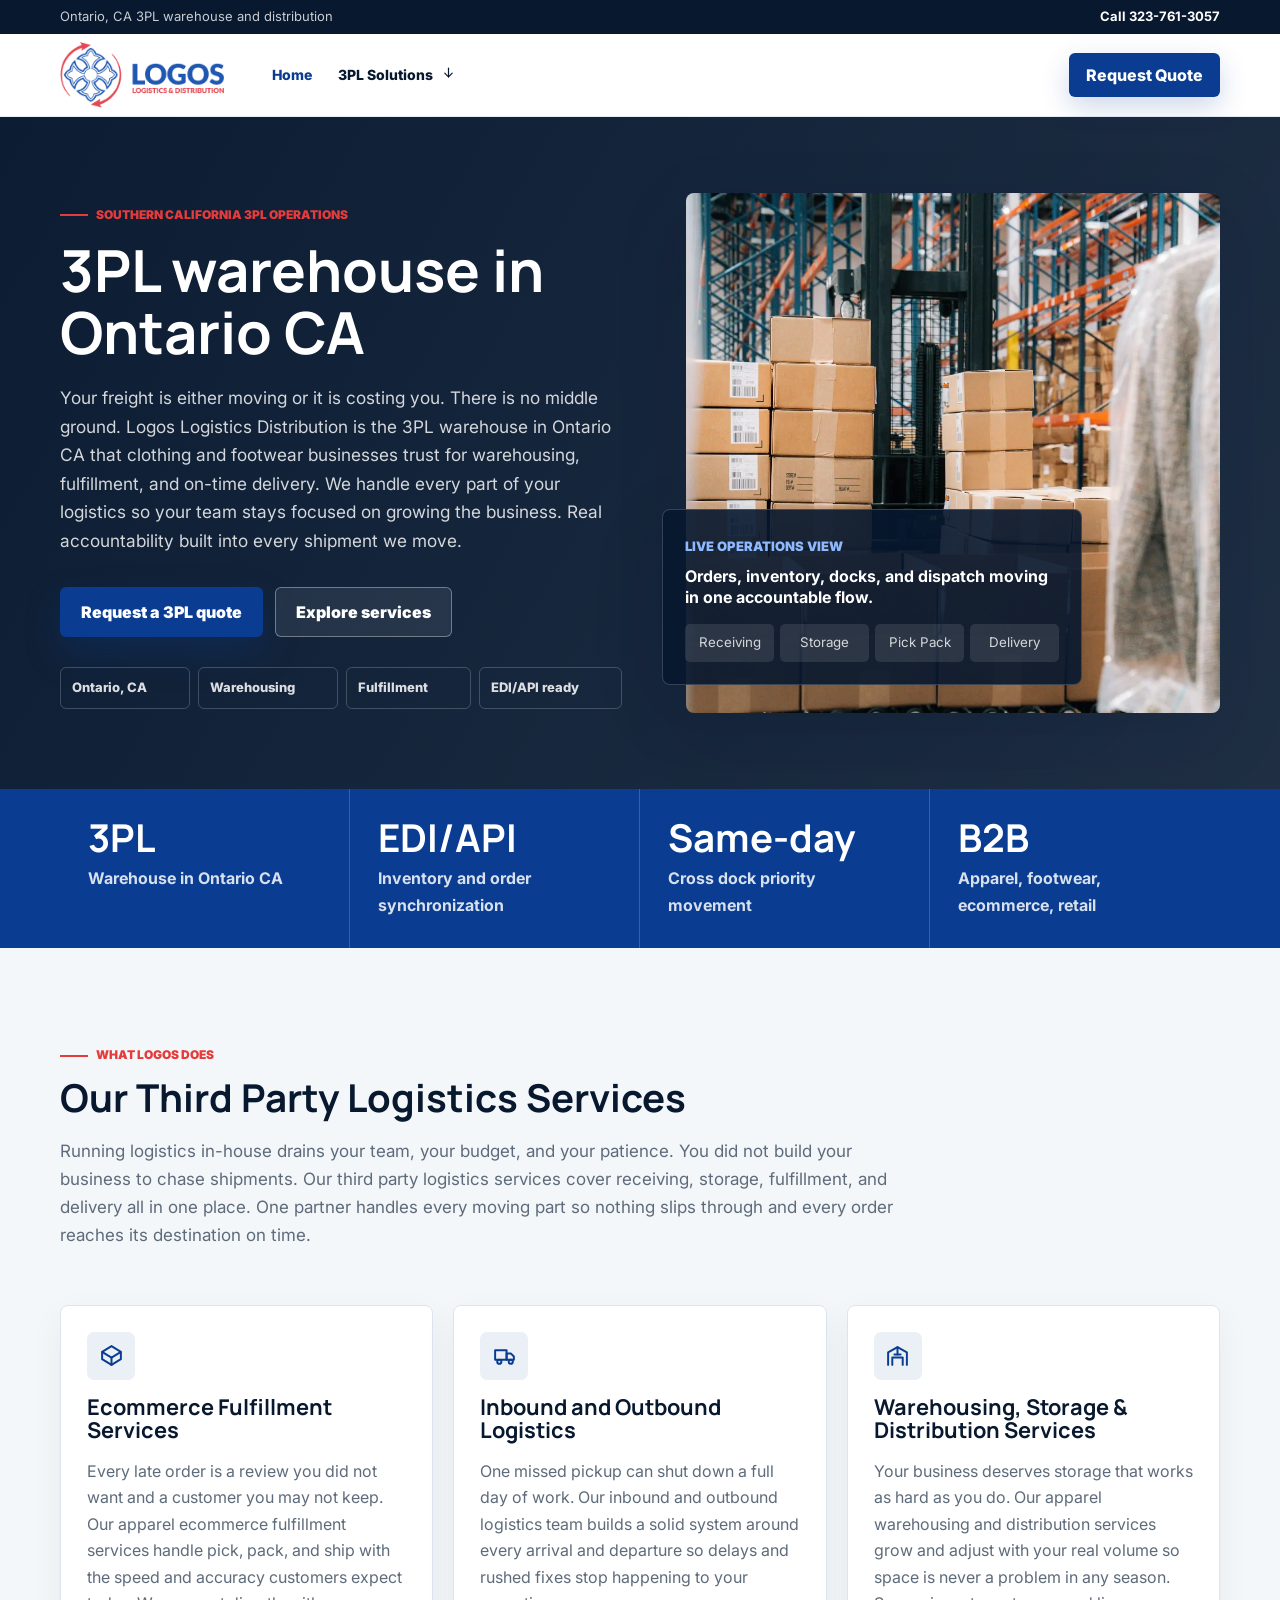
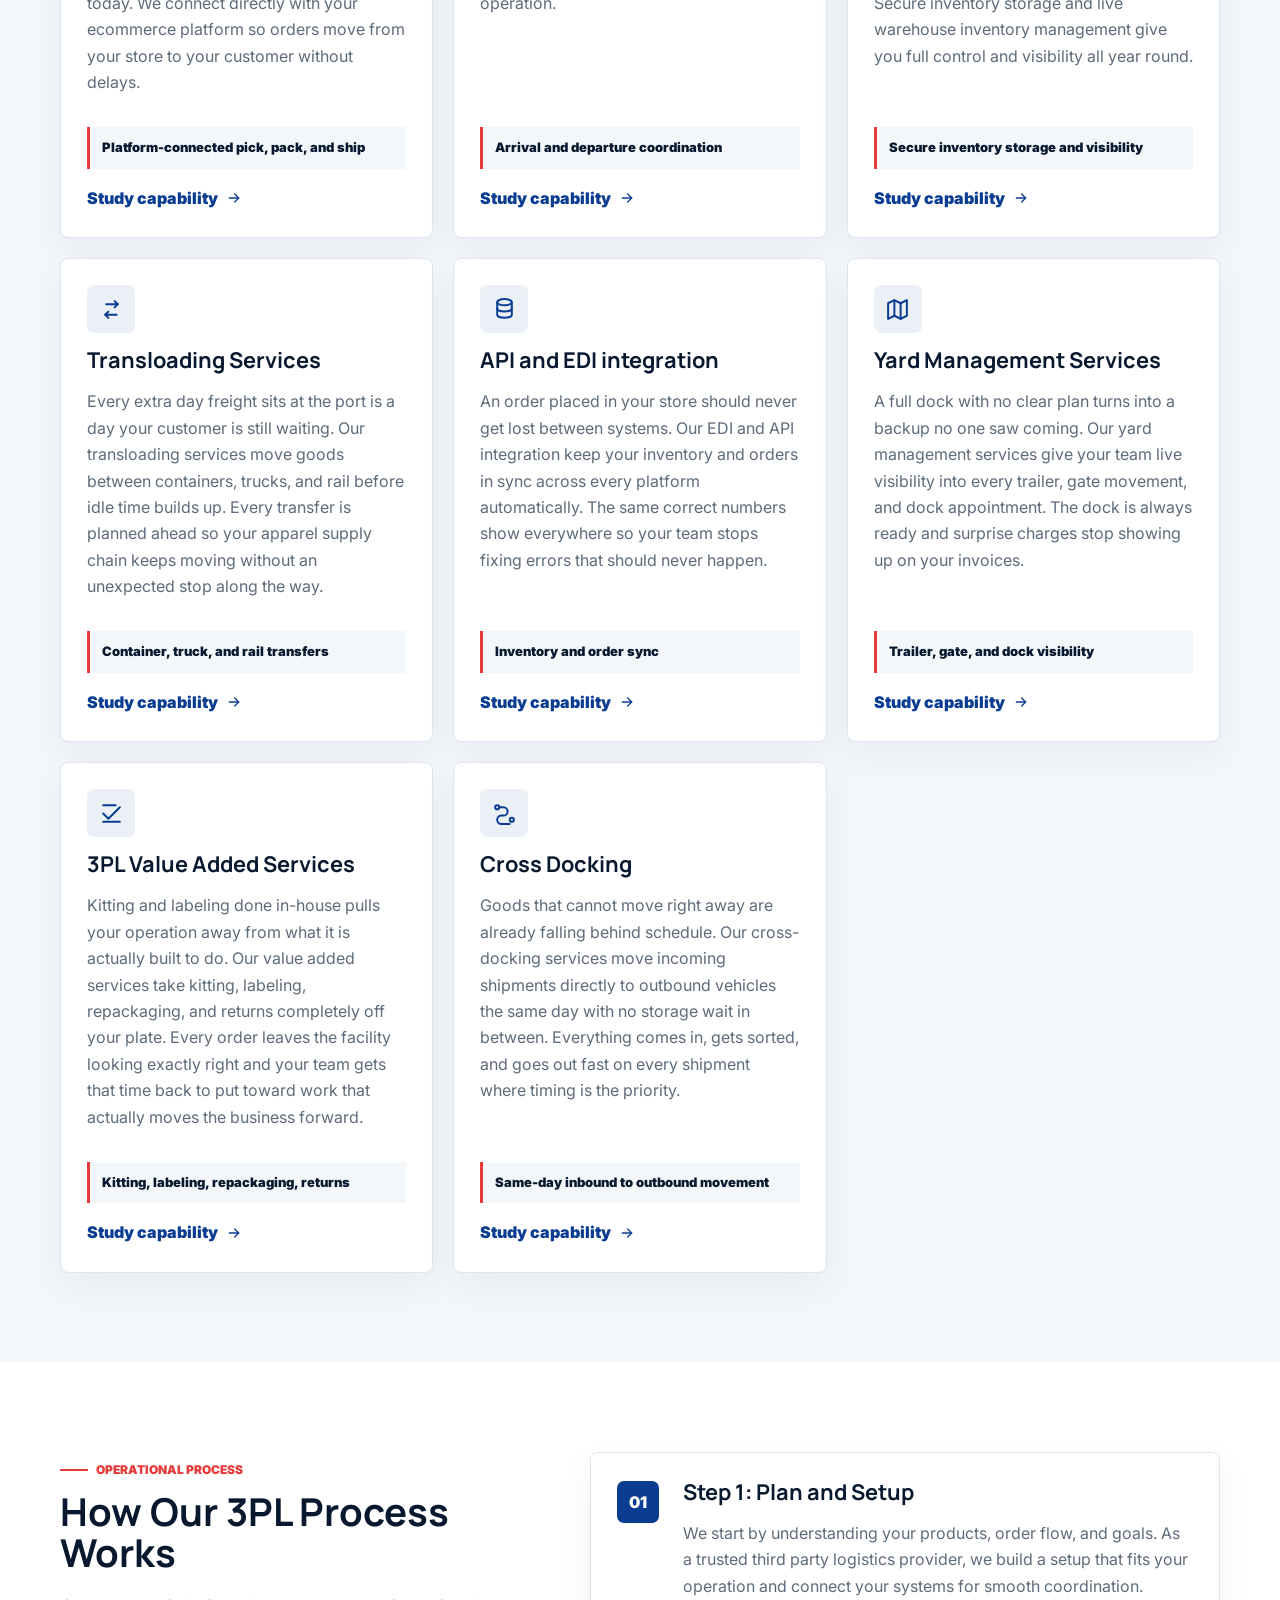
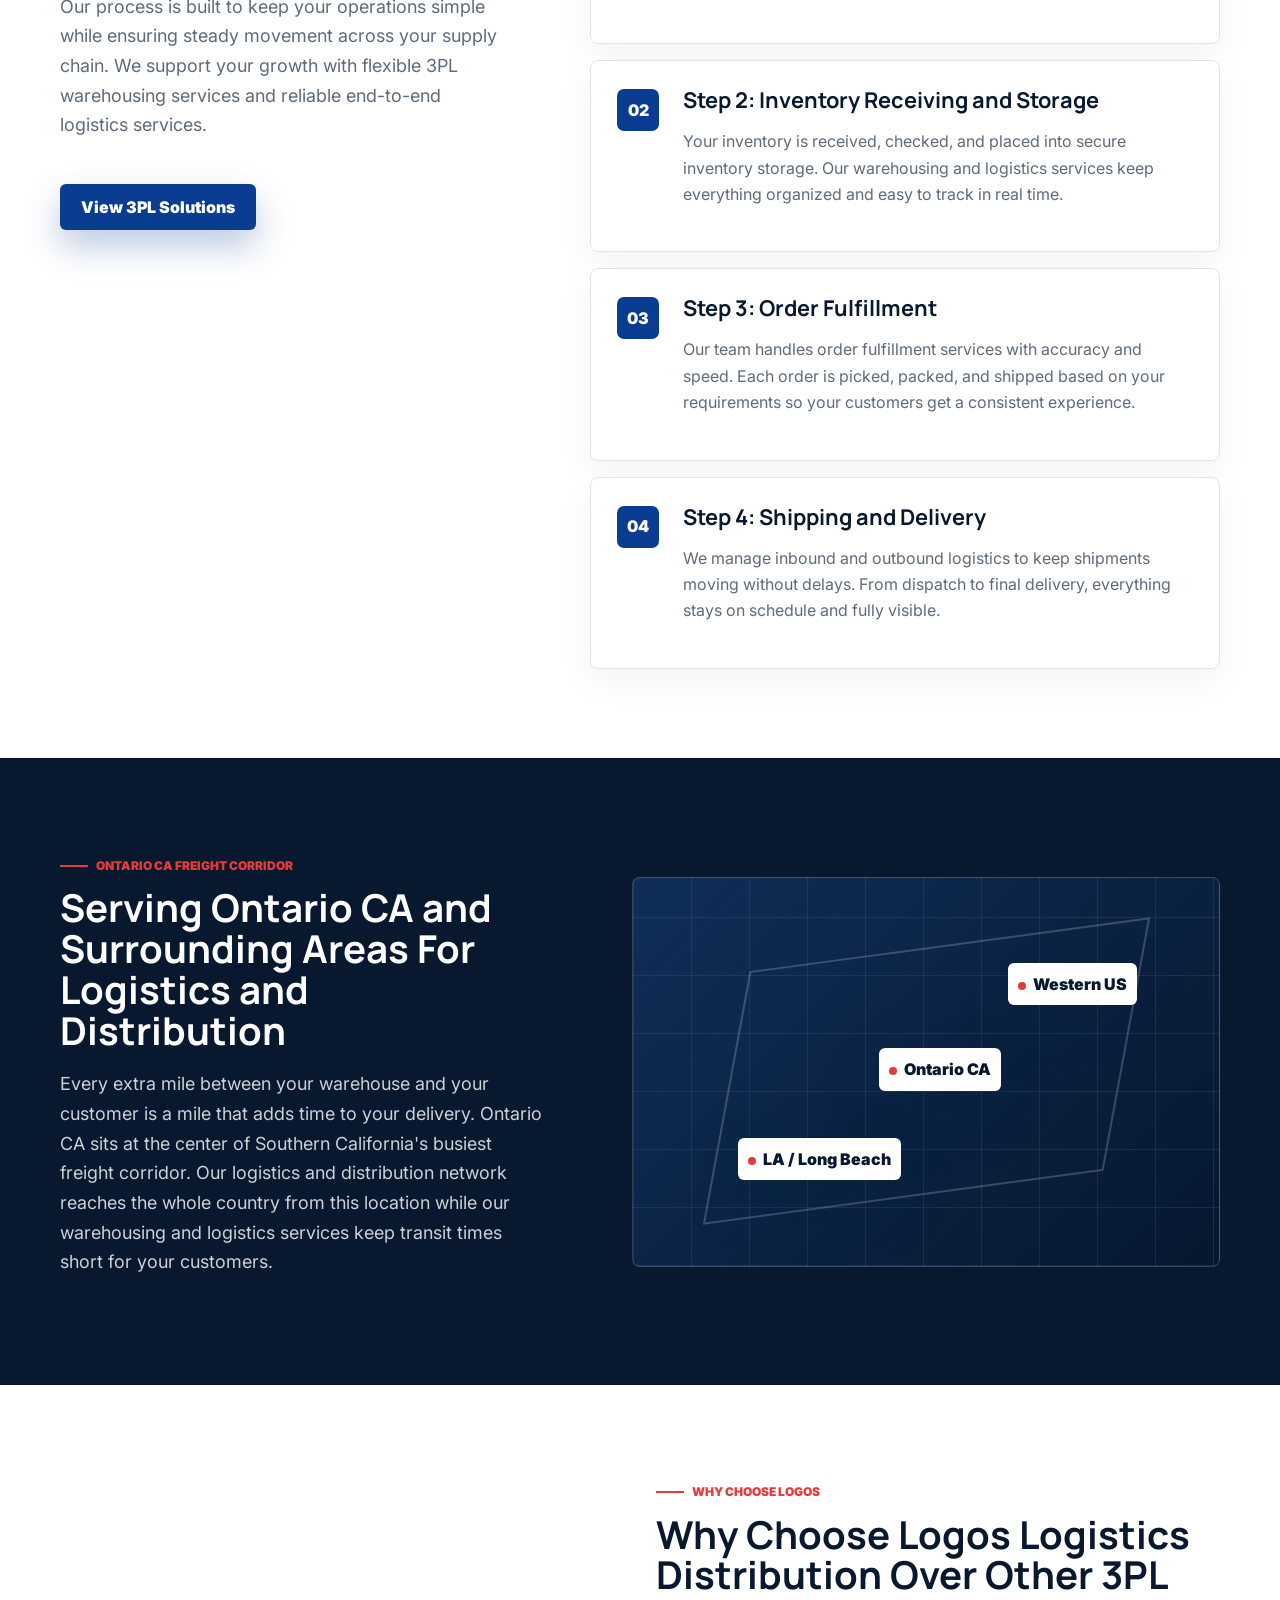
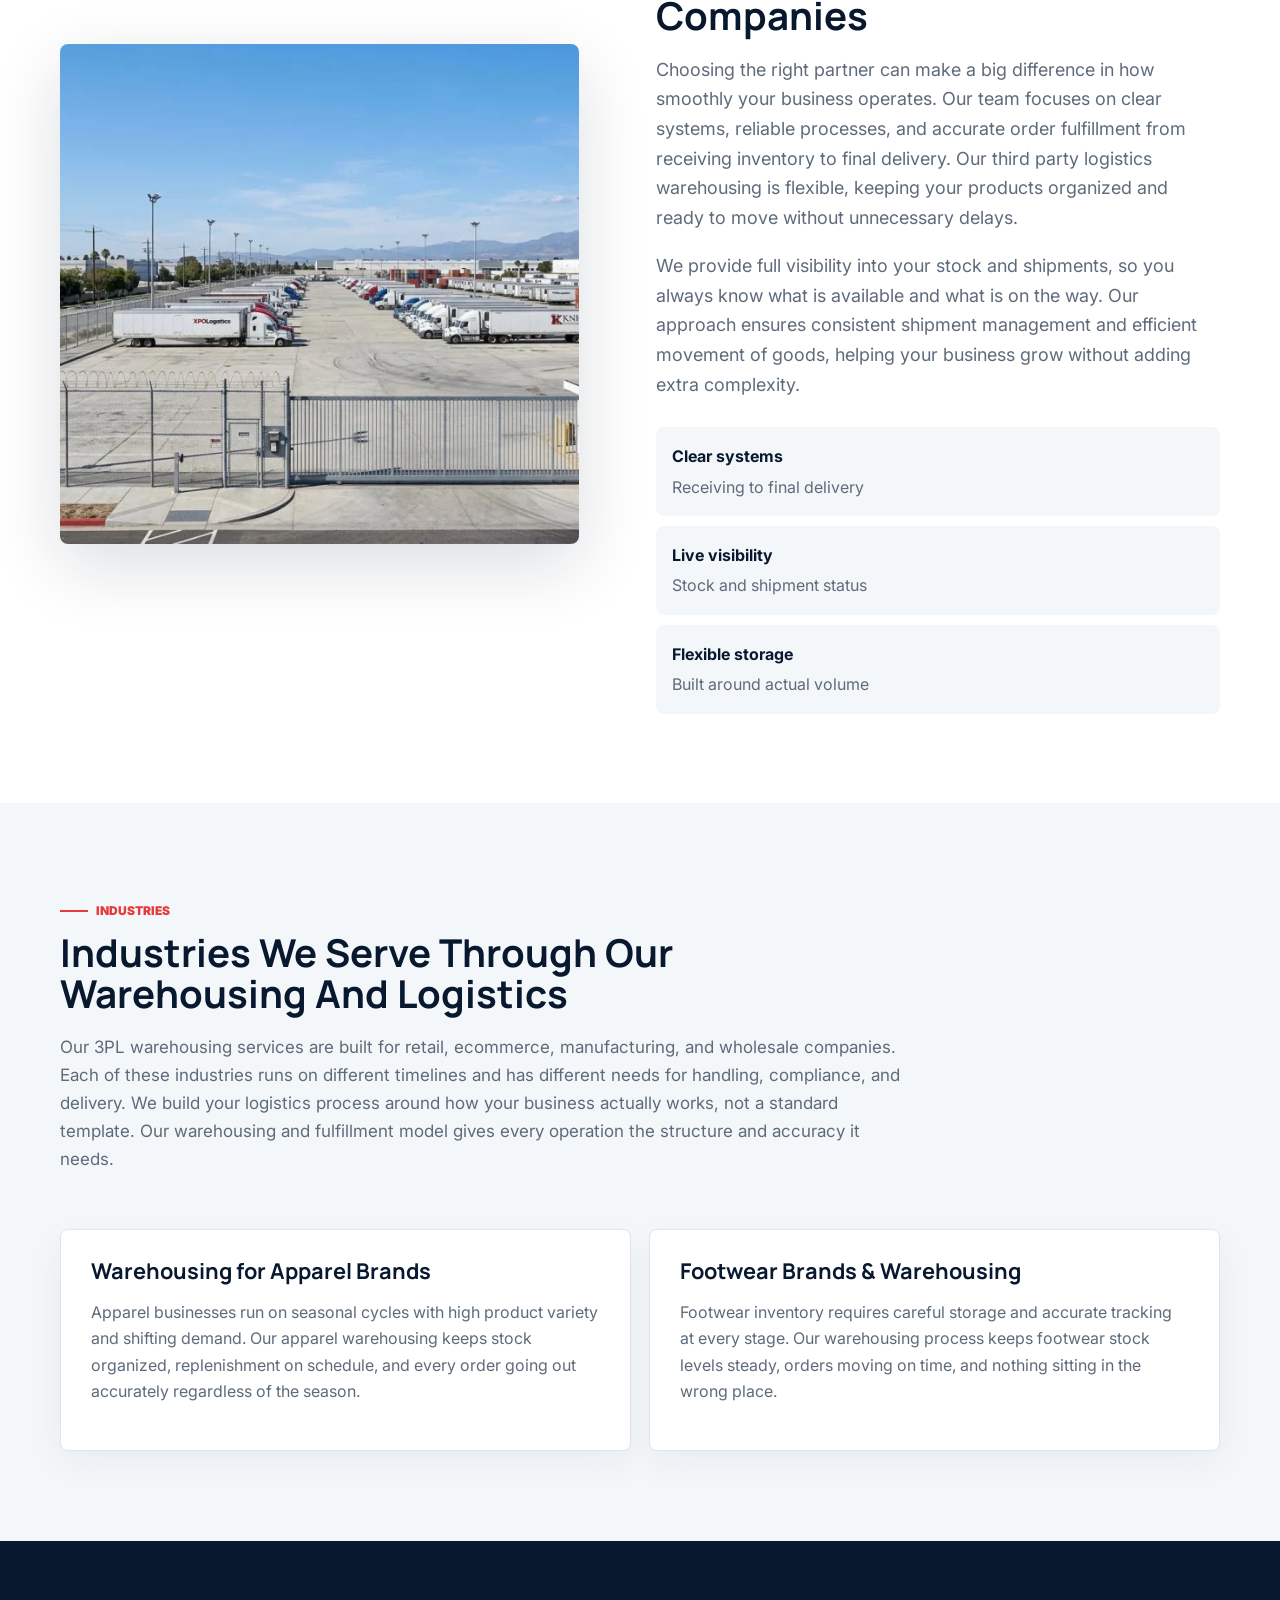
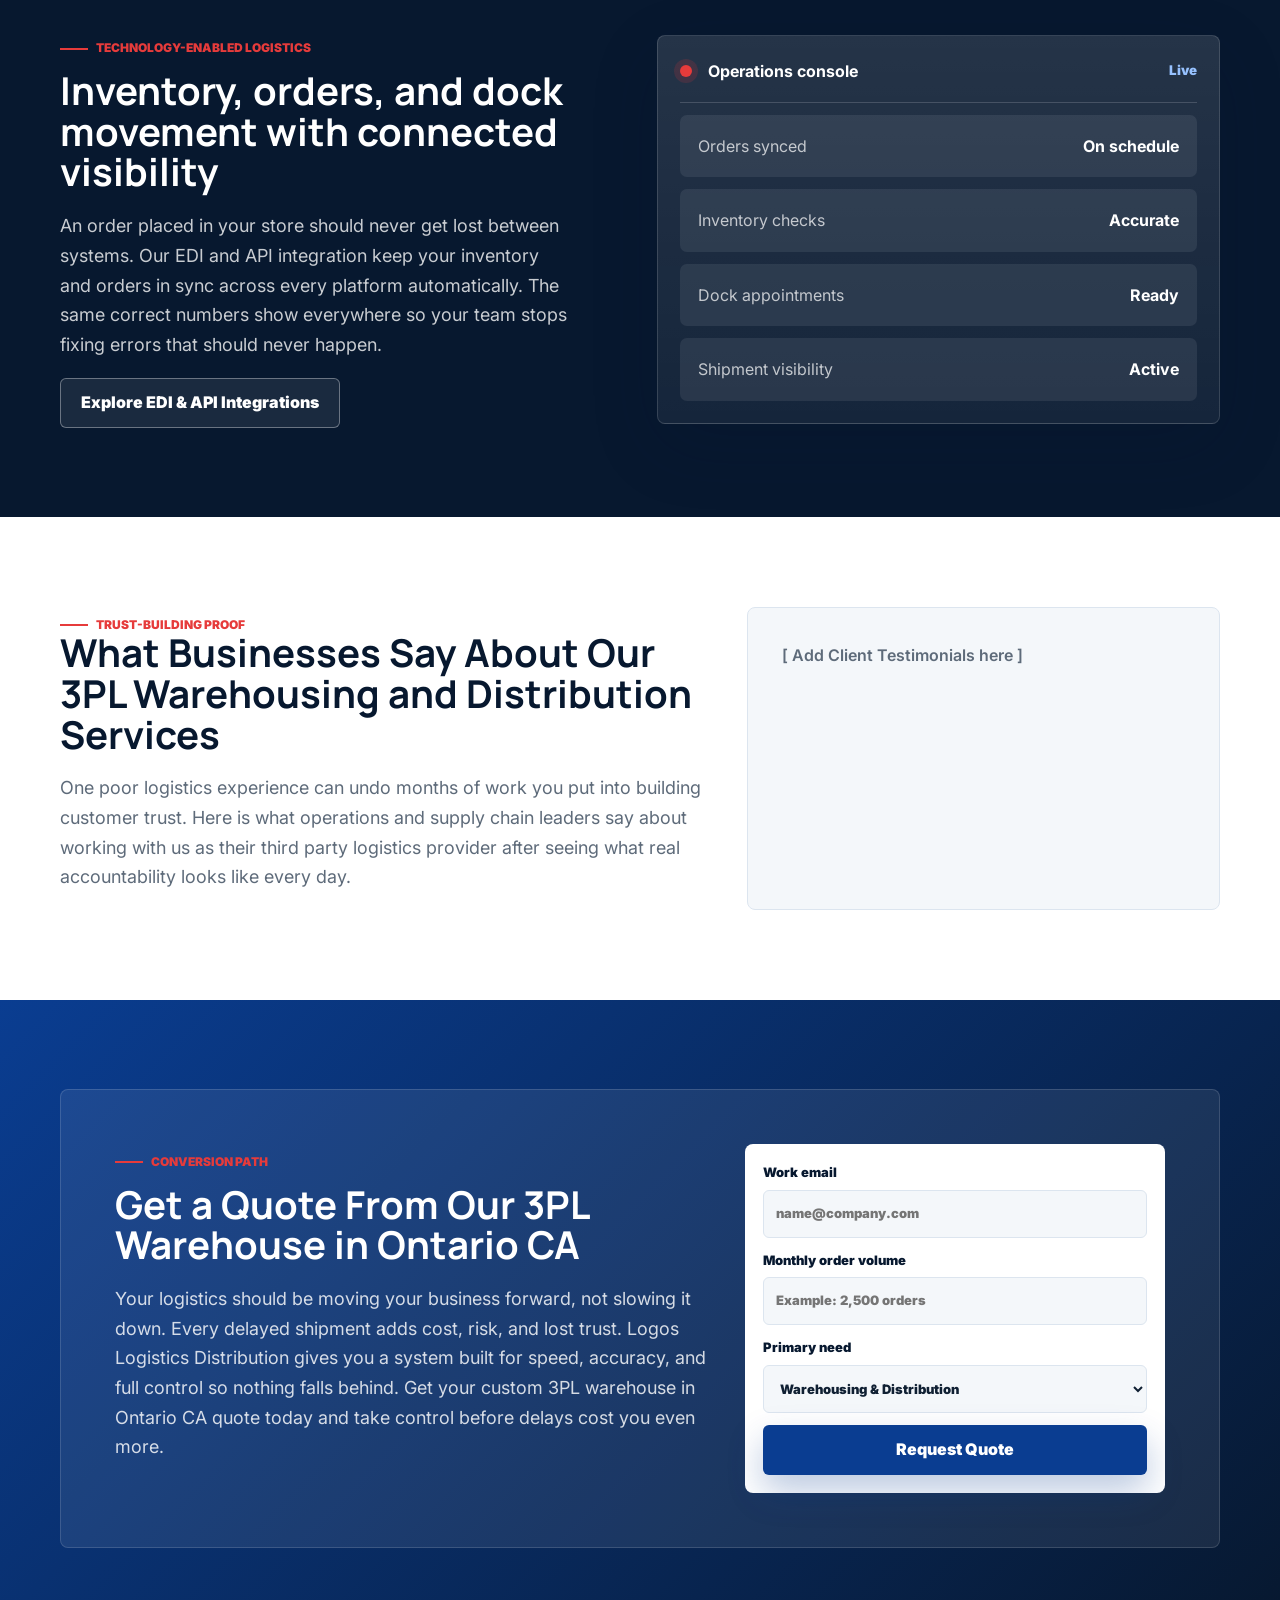
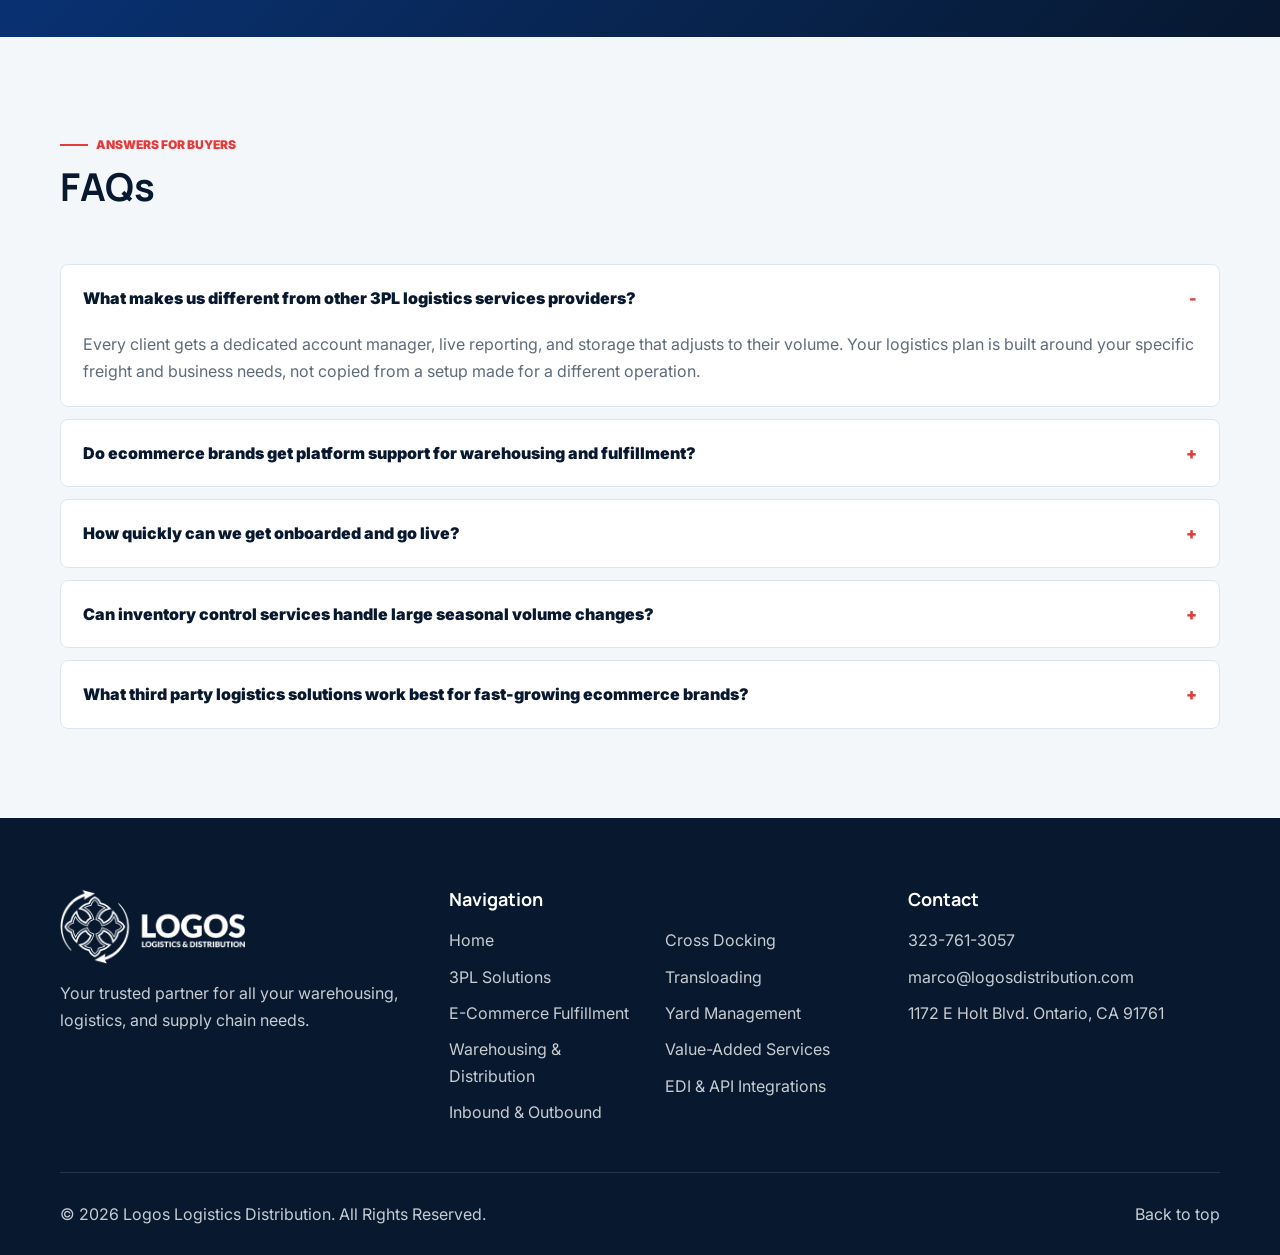
<file: index.html>
<!doctype html>
<html lang="en">
<head>
  <meta charset="utf-8">
  <meta name="viewport" content="width=device-width, initial-scale=1">
  <meta name="source-heading" content="Meta title :">
  <title>3PL Warehouse &amp; Distribution Services Ontario CA | Logos Logistics Distribution</title>
  <meta name="description" content="Your freight is either moving or it is costing you. There is no middle ground. Logos Logistics Distribution is the 3PL warehouse in Ontario CA that clothing and footwear businesses trust for warehousing, fulfillment, and on-time delivery. We handle every part of your logistics so your team stays focused on growing the business. Real accountability built into every shipment we move.">
  <link rel="preconnect" href="https://fonts.googleapis.com">
  <link rel="preconnect" href="https://fonts.gstatic.com" crossorigin>
  <link href="https://fonts.googleapis.com/css2?family=Inter:wght@400;500;600;700;800&family=Manrope:wght@600;700;800&display=swap" rel="stylesheet">
  <link rel="stylesheet" href="styles.css?v=20260515-ui-polish">
</head>
<body class="home-page">
  <a class="skip-link" href="#main">Skip to content</a>
  <header class="site-header">
    <div class="topline">
      <div class="container topline-inner">
        <span>Ontario, CA 3PL warehouse and distribution</span>
        <a href="tel:3237613057">Call 323-761-3057</a>
      </div>
    </div>
    <div class="container nav-shell">
      <a class="brand" href="index.html" aria-label="Logos Logistics Distribution home">
        <img src="assets/logo.png" alt="Logos Logistics Distribution logo">
      </a>
      <nav class="desktop-nav" aria-label="Primary navigation">
        <a aria-current="page" href="index.html">Home</a>
        <div class="mega">
          <button type="button" class="mega-trigger" aria-expanded="false">
            3PL Solutions
            <span><svg viewBox="0 0 24 24" aria-hidden="true" fill="none" stroke="currentColor" stroke-width="1.9" stroke-linecap="round" stroke-linejoin="round"><path d="M5 12h14"/><path d="m13 6 6 6-6 6"/></svg></span>
          </button>
          <div class="mega-panel" aria-label="3PL Solutions menu">
            <div class="mega-copy">
              <strong>Service architecture</strong>
              <p>Warehousing, fulfillment, cross dock, yard management, and EDI/API workflows organized for operational buyers.</p>
            </div>
            <div class="mega-grid"><a href="3pl-solutions.html" class="mega-card">
        <span>3PL Solutions</span>
        <small>Full logistics architecture</small>
      </a><a href="e-commerce-fulfillment.html" class="mega-card">
        <span>E-Commerce Fulfillment</span>
        <small>Operational service page</small>
      </a><a href="warehousing-distribution.html" class="mega-card">
        <span>Warehousing &amp; Distribution</span>
        <small>Operational service page</small>
      </a><a href="inbound-outbound.html" class="mega-card">
        <span>Inbound &amp; Outbound</span>
        <small>Operational service page</small>
      </a><a href="cross-docking.html" class="mega-card">
        <span>Cross Docking</span>
        <small>Operational service page</small>
      </a><a href="transloading.html" class="mega-card">
        <span>Transloading</span>
        <small>Operational service page</small>
      </a><a href="yard-management.html" class="mega-card">
        <span>Yard Management</span>
        <small>Operational service page</small>
      </a><a href="value-added-services.html" class="mega-card">
        <span>Value-Added Services</span>
        <small>Operational service page</small>
      </a><a href="edi-api-integrations.html" class="mega-card">
        <span>EDI &amp; API Integrations</span>
        <small>Operational service page</small>
      </a></div>
          </div>
        </div>
      </nav>
      <a class="nav-cta" href="#quote">Request Quote</a>
      <button class="menu-toggle" type="button" aria-expanded="false" aria-controls="mobile-menu" aria-label="Open menu">
        <span></span><span></span><span></span>
      </button>
    </div>
    <div id="mobile-menu" class="mobile-menu" hidden>
      <div class="container">
        <a aria-current="page" href="index.html">Home</a><a href="3pl-solutions.html">3PL Solutions</a><a href="e-commerce-fulfillment.html">E-Commerce Fulfillment</a><a href="warehousing-distribution.html">Warehousing &amp; Distribution</a><a href="inbound-outbound.html">Inbound &amp; Outbound</a><a href="cross-docking.html">Cross Docking</a><a href="transloading.html">Transloading</a><a href="yard-management.html">Yard Management</a><a href="value-added-services.html">Value-Added Services</a><a href="edi-api-integrations.html">EDI &amp; API Integrations</a>
        <a class="mobile-cta" href="#quote">Request Quote</a>
      </div>
    </div>
  </header>
  <main id="main">

    <section class="hero">
      <div class="container hero-grid">
        <div class="hero-copy reveal">
          <span class="eyebrow">Southern California 3PL operations</span>
          <h1>3PL warehouse in Ontario CA</h1>
          <p>Your freight is either moving or it is costing you. There is no middle ground. Logos Logistics Distribution is the 3PL warehouse in Ontario CA that clothing and footwear businesses trust for warehousing, fulfillment, and on-time delivery. We handle every part of your logistics so your team stays focused on growing the business. Real accountability built into every shipment we move.</p>
          <div class="hero-actions">
            <a class="btn primary" href="#quote">Request a 3PL quote</a>
            <a class="btn secondary" href="#services">Explore services</a>
          </div>
          <div class="proof-chips" aria-label="Operational proof">
            <span>Ontario, CA</span>
            <span>Warehousing</span>
            <span>Fulfillment</span>
            <span>EDI/API ready</span>
          </div>
        </div>
        <div class="hero-visual reveal">
          <img src="assets/warehouse-operations.webp" alt="Warehouse operations with cartons and racking">
          <div class="ops-panel">
            <span>Live operations view</span>
            <strong>Orders, inventory, docks, and dispatch moving in one accountable flow.</strong>
            <div class="panel-grid">
              <small>Receiving</small><small>Storage</small><small>Pick Pack</small><small>Delivery</small>
            </div>
          </div>
        </div>
      </div>
    </section>

    <section class="kpi-band" aria-label="Logistics proof points">
      <div class="container kpi-grid">
        <div class="kpi"><strong>3PL</strong><span>Warehouse in Ontario CA</span></div>
        <div class="kpi"><strong>EDI/API</strong><span>Inventory and order synchronization</span></div>
        <div class="kpi"><strong>Same-day</strong><span>Cross dock priority movement</span></div>
        <div class="kpi"><strong>B2B</strong><span>Apparel, footwear, ecommerce, retail</span></div>
      </div>
    </section>

    <section id="services" class="section light">
      <div class="container">
        <div class="section-intro reveal">
    <span class="eyebrow">What Logos does</span>
    <h2>Our Third Party Logistics Services</h2>
    <p>Running logistics in-house drains your team, your budget, and your patience. You did not build your business to chase shipments. Our third party logistics services cover receiving, storage, fulfillment, and delivery all in one place. One partner handles every moving part so nothing slips through and every order reaches its destination on time.</p>
  </div>
        <div class="service-grid">
    <article class="service-card reveal">
          <div class="service-icon"><svg viewBox="0 0 24 24" aria-hidden="true" fill="none" stroke="currentColor" stroke-width="1.9" stroke-linecap="round" stroke-linejoin="round"><path d="M21 8.5 12 3 3 8.5v7L12 21l9-5.5z"/><path d="M3.3 8.7 12 14l8.7-5.3"/><path d="M12 14v7"/></svg></div>
          <div>
            <h3>Ecommerce Fulfillment Services</h3>
            <p>Every late order is a review you did not want and a customer you may not keep. Our apparel ecommerce fulfillment services handle pick, pack, and ship with the speed and accuracy customers expect today. We connect directly with your ecommerce platform so orders move from your store to your customer without delays.</p>
          </div>
          <div class="card-proof">Platform-connected pick, pack, and ship</div>
          <a href="e-commerce-fulfillment.html" class="text-link">Study capability <svg viewBox="0 0 24 24" aria-hidden="true" fill="none" stroke="currentColor" stroke-width="1.9" stroke-linecap="round" stroke-linejoin="round"><path d="M5 12h14"/><path d="m13 6 6 6-6 6"/></svg></a>
        </article><article class="service-card reveal">
          <div class="service-icon"><svg viewBox="0 0 24 24" aria-hidden="true" fill="none" stroke="currentColor" stroke-width="1.9" stroke-linecap="round" stroke-linejoin="round"><path d="M3 7h11v9H3z"/><path d="M14 10h4l3 3v3h-7z"/><circle cx="7" cy="18" r="2"/><circle cx="18" cy="18" r="2"/></svg></div>
          <div>
            <h3>Inbound and Outbound Logistics</h3>
            <p>One missed pickup can shut down a full day of work. Our inbound and outbound logistics team builds a solid system around every arrival and departure so delays and rushed fixes stop happening to your operation.</p>
          </div>
          <div class="card-proof">Arrival and departure coordination</div>
          <a href="inbound-outbound.html" class="text-link">Study capability <svg viewBox="0 0 24 24" aria-hidden="true" fill="none" stroke="currentColor" stroke-width="1.9" stroke-linecap="round" stroke-linejoin="round"><path d="M5 12h14"/><path d="m13 6 6 6-6 6"/></svg></a>
        </article><article class="service-card reveal">
          <div class="service-icon"><svg viewBox="0 0 24 24" aria-hidden="true" fill="none" stroke="currentColor" stroke-width="1.9" stroke-linecap="round" stroke-linejoin="round"><path d="M3 21V9l9-5 9 5v12"/><path d="M7 21v-7h10v7"/><path d="M9 11h6"/><path d="M12 4v7"/></svg></div>
          <div>
            <h3>Warehousing, Storage &amp; Distribution Services</h3>
            <p>Your business deserves storage that works as hard as you do. Our apparel warehousing and distribution services grow and adjust with your real volume so space is never a problem in any season. Secure inventory storage and live warehouse inventory management give you full control and visibility all year round.</p>
          </div>
          <div class="card-proof">Secure inventory storage and visibility</div>
          <a href="warehousing-distribution.html" class="text-link">Study capability <svg viewBox="0 0 24 24" aria-hidden="true" fill="none" stroke="currentColor" stroke-width="1.9" stroke-linecap="round" stroke-linejoin="round"><path d="M5 12h14"/><path d="m13 6 6 6-6 6"/></svg></a>
        </article><article class="service-card reveal">
          <div class="service-icon"><svg viewBox="0 0 24 24" aria-hidden="true" fill="none" stroke="currentColor" stroke-width="1.9" stroke-linecap="round" stroke-linejoin="round"><path d="M7 7h11l-3-3"/><path d="M17 17H6l3 3"/><path d="M18 7l-3 3"/><path d="M6 17l3-3"/></svg></div>
          <div>
            <h3>Transloading Services</h3>
            <p>Every extra day freight sits at the port is a day your customer is still waiting. Our transloading services move goods between containers, trucks, and rail before idle time builds up. Every transfer is planned ahead so your apparel supply chain keeps moving without an unexpected stop along the way.</p>
          </div>
          <div class="card-proof">Container, truck, and rail transfers</div>
          <a href="transloading.html" class="text-link">Study capability <svg viewBox="0 0 24 24" aria-hidden="true" fill="none" stroke="currentColor" stroke-width="1.9" stroke-linecap="round" stroke-linejoin="round"><path d="M5 12h14"/><path d="m13 6 6 6-6 6"/></svg></a>
        </article><article class="service-card reveal">
          <div class="service-icon"><svg viewBox="0 0 24 24" aria-hidden="true" fill="none" stroke="currentColor" stroke-width="1.9" stroke-linecap="round" stroke-linejoin="round"><ellipse cx="12" cy="5" rx="7" ry="3"/><path d="M5 5v6c0 1.7 3.1 3 7 3s7-1.3 7-3V5"/><path d="M5 11v6c0 1.7 3.1 3 7 3s7-1.3 7-3v-6"/></svg></div>
          <div>
            <h3>API and EDI integration</h3>
            <p>An order placed in your store should never get lost between systems. Our EDI and  API integration keep your inventory and orders in sync across every platform automatically. The same correct numbers show everywhere so your team stops fixing errors that should never happen.</p>
          </div>
          <div class="card-proof">Inventory and order sync</div>
          <a href="edi-api-integrations.html" class="text-link">Study capability <svg viewBox="0 0 24 24" aria-hidden="true" fill="none" stroke="currentColor" stroke-width="1.9" stroke-linecap="round" stroke-linejoin="round"><path d="M5 12h14"/><path d="m13 6 6 6-6 6"/></svg></a>
        </article><article class="service-card reveal">
          <div class="service-icon"><svg viewBox="0 0 24 24" aria-hidden="true" fill="none" stroke="currentColor" stroke-width="1.9" stroke-linecap="round" stroke-linejoin="round"><path d="m3 6 6-3 6 3 6-3v15l-6 3-6-3-6 3z"/><path d="M9 3v15"/><path d="M15 6v15"/></svg></div>
          <div>
            <h3>Yard Management Services</h3>
            <p>A full dock with no clear plan turns into a backup no one saw coming. Our yard management services give your team live visibility into every trailer, gate movement, and dock appointment. The dock is always ready and surprise charges stop showing up on your invoices.</p>
          </div>
          <div class="card-proof">Trailer, gate, and dock visibility</div>
          <a href="yard-management.html" class="text-link">Study capability <svg viewBox="0 0 24 24" aria-hidden="true" fill="none" stroke="currentColor" stroke-width="1.9" stroke-linecap="round" stroke-linejoin="round"><path d="M5 12h14"/><path d="m13 6 6 6-6 6"/></svg></a>
        </article><article class="service-card reveal">
          <div class="service-icon"><svg viewBox="0 0 24 24" aria-hidden="true" fill="none" stroke="currentColor" stroke-width="1.9" stroke-linecap="round" stroke-linejoin="round"><path d="M20 6 9 17l-5-5"/><path d="M4 20h16"/><path d="M4 4h12"/></svg></div>
          <div>
            <h3>3PL Value Added Services</h3>
            <p>Kitting and labeling done in-house pulls your operation away from what it is actually built to do. Our value added services take kitting, labeling, repackaging, and returns completely off your plate. Every order leaves the facility looking exactly right and your team gets that time back to put toward work that actually moves the business forward.</p>
          </div>
          <div class="card-proof">Kitting, labeling, repackaging, returns</div>
          <a href="value-added-services.html" class="text-link">Study capability <svg viewBox="0 0 24 24" aria-hidden="true" fill="none" stroke="currentColor" stroke-width="1.9" stroke-linecap="round" stroke-linejoin="round"><path d="M5 12h14"/><path d="m13 6 6 6-6 6"/></svg></a>
        </article><article class="service-card reveal">
          <div class="service-icon"><svg viewBox="0 0 24 24" aria-hidden="true" fill="none" stroke="currentColor" stroke-width="1.9" stroke-linecap="round" stroke-linejoin="round"><circle cx="5" cy="6" r="2"/><circle cx="19" cy="18" r="2"/><path d="M7 6h4a4 4 0 0 1 0 8H9a4 4 0 0 0 0 8h8"/></svg></div>
          <div>
            <h3>Cross Docking</h3>
            <p>Goods that cannot move right away are already falling behind schedule. Our cross-docking services move incoming shipments directly to outbound vehicles the same day with no storage wait in between. Everything comes in, gets sorted, and goes out fast on every shipment where timing is the priority.</p>
          </div>
          <div class="card-proof">Same-day inbound to outbound movement</div>
          <a href="cross-docking.html" class="text-link">Study capability <svg viewBox="0 0 24 24" aria-hidden="true" fill="none" stroke="currentColor" stroke-width="1.9" stroke-linecap="round" stroke-linejoin="round"><path d="M5 12h14"/><path d="m13 6 6 6-6 6"/></svg></a>
        </article>
  </div>
      </div>
    </section>

    <section class="section process-section">
      <div class="container split">
        <div class="sticky-copy reveal">
          <span class="eyebrow">Operational process</span>
          <h2>How Our 3PL Process Works</h2>
          <p>Our process is built to keep your operations simple while ensuring steady movement across your supply chain. We support your growth with flexible 3PL warehousing services and reliable end-to-end logistics services.</p>
          <a class="btn primary compact" href="3pl-solutions.html">View 3PL Solutions</a>
        </div>
        <div class="process-list">
          <article class="process-step reveal">
                <span>01</span>
                <h3>Step 1: Plan and Setup</h3>
                <p>We start by understanding your products, order flow, and goals. As a trusted third party logistics provider, we build a setup that fits your operation and connect your systems for smooth coordination.</p>
              </article><article class="process-step reveal">
                <span>02</span>
                <h3>Step 2: Inventory Receiving and Storage</h3>
                <p>Your inventory is received, checked, and placed into secure inventory storage. Our warehousing and logistics services keep everything organized and easy to track in real time.</p>
              </article><article class="process-step reveal">
                <span>03</span>
                <h3>Step 3: Order Fulfillment</h3>
                <p>Our team handles order fulfillment services with accuracy and speed. Each order is picked, packed, and shipped based on your requirements so your customers get a consistent experience.</p>
              </article><article class="process-step reveal">
                <span>04</span>
                <h3>Step 4: Shipping and Delivery</h3>
                <p>We manage inbound and outbound logistics to keep shipments moving without delays. From dispatch to final delivery, everything stays on schedule and fully visible.</p>
              </article>
        </div>
      </div>
    </section>

    <section class="section location-band">
      <div class="container location-grid">
        <div class="location-copy reveal">
          <span class="eyebrow">Ontario CA freight corridor</span>
          <h2>Serving Ontario CA and Surrounding Areas For Logistics and Distribution</h2>
          <p>Every extra mile between your warehouse and your customer is a mile that adds time to your delivery. Ontario CA sits at the center of Southern California's busiest freight corridor. Our logistics and distribution network reaches the whole country from this location while our warehousing and logistics services keep transit times short for your customers.</p>
        </div>
        <div class="map-card reveal" aria-label="Southern California logistics map">
          <div class="map-lines"></div>
          <span class="pin ontario">Ontario CA</span>
          <span class="pin port">LA / Long Beach</span>
          <span class="pin west">Western US</span>
        </div>
      </div>
    </section>

    <section class="section">
      <div class="container trust-grid">
        <div class="trust-media reveal">
          <img src="assets/yard-storage.webp" alt="Secure outdoor yard storage">
        </div>
        <div class="trust-copy reveal">
          <span class="eyebrow">Why choose Logos</span>
          <h2>Why Choose Logos Logistics Distribution Over Other 3PL Companies</h2>
          <p>Choosing the right partner can make a big difference in how smoothly your business operates. Our team focuses on clear systems, reliable processes, and accurate order fulfillment from receiving inventory to final delivery. Our third party logistics warehousing is flexible, keeping your products organized and ready to move without unnecessary delays.</p><p>We provide full visibility into your stock and shipments, so you always know what is available and what is on the way. Our approach ensures consistent shipment management and efficient movement of goods, helping your business grow without adding extra complexity.</p>
          <div class="trust-metrics">
            <span><strong>Clear systems</strong> Receiving to final delivery</span>
            <span><strong>Live visibility</strong> Stock and shipment status</span>
            <span><strong>Flexible storage</strong> Built around actual volume</span>
          </div>
        </div>
      </div>
    </section>

    <section class="section light">
      <div class="container">
        <div class="section-intro reveal">
    <span class="eyebrow">Industries</span>
    <h2>Industries We Serve Through Our Warehousing And Logistics</h2>
    <p>Our 3PL warehousing services are built for retail, ecommerce, manufacturing, and wholesale companies. Each of these industries runs on different timelines and has different needs for handling, compliance, and delivery. We build your logistics process around how your business actually works, not a standard template. Our warehousing and fulfillment model gives every operation the structure and accuracy it needs.</p>
  </div>
        <div class="industry-grid">
          <article class="industry-card reveal">
                <h3>Warehousing for Apparel Brands</h3>
                <p>Apparel businesses run on seasonal cycles with high product variety and shifting demand. Our apparel warehousing keeps stock organized, replenishment on schedule, and every order going out accurately regardless of the season.</p>
              </article><article class="industry-card reveal">
                <h3>Footwear Brands &amp; Warehousing</h3>
                <p>Footwear inventory requires careful storage and accurate tracking at every stage. Our warehousing process keeps footwear stock levels steady, orders moving on time, and nothing sitting in the wrong place.</p>
              </article>
        </div>
      </div>
    </section>

    <section class="section tech-section">
      <div class="container tech-grid">
        <div class="tech-copy reveal">
          <span class="eyebrow">Technology-enabled logistics</span>
          <h2>Inventory, orders, and dock movement with connected visibility</h2>
          <p>An order placed in your store should never get lost between systems. Our EDI and  API integration keep your inventory and orders in sync across every platform automatically. The same correct numbers show everywhere so your team stops fixing errors that should never happen.</p>
          <a class="btn secondary light-btn" href="edi-api-integrations.html">Explore EDI & API Integrations</a>
        </div>
        <div class="dashboard reveal" aria-label="Logistics technology UI reference">
          <div class="dash-header"><span></span><strong>Operations console</strong><small>Live</small></div>
          <div class="dash-row"><span>Orders synced</span><strong>On schedule</strong></div>
          <div class="dash-row"><span>Inventory checks</span><strong>Accurate</strong></div>
          <div class="dash-row"><span>Dock appointments</span><strong>Ready</strong></div>
          <div class="dash-row"><span>Shipment visibility</span><strong>Active</strong></div>
        </div>
      </div>
    </section>

    <section class="section testimonial-section">
      <div class="container quote-grid">
        <div class="quote-copy reveal">
          <span class="eyebrow">Trust-building proof</span>
          <h2>What Businesses Say About Our 3PL Warehousing and Distribution Services</h2>
          <p>One poor logistics experience can undo months of work you put into building customer trust. Here is what operations and supply chain leaders say about working with us as their third party logistics provider after seeing what real accountability looks like every day.</p>
        </div>
        <blockquote class="testimonial-placeholder reveal">
          <p>[ Add Client Testimonials here ]</p>
        </blockquote>
      </div>
    </section>

    <section id="quote" class="section quote-section">
      <div class="container quote-panel reveal">
        <div>
          <span class="eyebrow">Conversion path</span>
          <h2>Get a Quote From Our 3PL Warehouse in Ontario CA</h2>
          <p>Your logistics should be moving your business forward, not slowing it down. Every delayed shipment adds cost, risk, and lost trust. Logos Logistics Distribution gives you a system built for speed, accuracy, and full control so nothing falls behind. Get your custom 3PL warehouse in Ontario CA quote today and take control before delays cost you even more.</p>
        </div>
        <form class="quote-form" aria-label="Request a logistics quote">
          <label>Work email<input type="email" placeholder="name@company.com"></label>
          <label>Monthly order volume<input type="text" placeholder="Example: 2,500 orders"></label>
          <label>Primary need<select><option>Warehousing & Distribution</option><option>E-Commerce Fulfillment</option><option>Cross Docking</option><option>EDI & API Integrations</option></select></label>
          <button type="submit" class="btn primary">Request Quote</button>
        </form>
      </div>
    </section>

    <section class="section light faq-section">
      <div class="container">
        <div class="section-intro reveal">
    <span class="eyebrow">Answers for buyers</span>
    <h2>FAQs</h2>
    
  </div>
        <div class="faq-list">
          <details class="faq-item reveal" open>
                <summary>What makes us different from other 3PL logistics services providers?</summary>
                <p>Every client gets a dedicated account manager, live reporting, and storage that adjusts to their volume. Your logistics plan is built around your specific freight and business needs, not copied from a setup made for a different operation.</p>
              </details><details class="faq-item reveal" >
                <summary>Do ecommerce brands get platform support for warehousing and fulfillment?</summary>
                <p>Yes. We connect directly with your ecommerce platform and order management system. Orders are picked, packed, and shipped with full tracking available for both your team and your customers from the moment each order is placed.</p>
              </details><details class="faq-item reveal" >
                <summary>How quickly can we get onboarded and go live?</summary>
                <p>Onboarding is straightforward. Once we understand your volume, SKUs, and platform setup, we get your inventory received and your systems connected fast. Most clients are fully operational for 3PL warehousing services  within a few days, not weeks.</p>
              </details><details class="faq-item reveal" >
                <summary>Can inventory control services handle large seasonal volume changes?</summary>
                <p>Yes. Flexible storage and a live warehouse inventory management system keep every product tracked in real time. The right space is always available and your stock data stays accurate whether it is your busiest or slowest time of year.</p>
              </details><details class="faq-item reveal" >
                <summary>What third party logistics solutions work best for fast-growing ecommerce brands?</summary>
                <p>Pairing third party logistics fulfillment with real-time inventory connections from the start gives the best foundation for growth. Your operation scales with order volume and you never need to invest in your own warehouse space, staff, or equipment.</p>
              </details>
        </div>
      </div>
    </section>
  
  </main>
  <footer class="site-footer">
    <div class="container footer-grid">
      <div>
        <a class="footer-brand" href="index.html">
          <img src="assets/logo-white.webp" alt="Logos Logistics Distribution logo">
        </a>
        <p>Your trusted partner for all your warehousing, logistics, and supply chain needs.</p>
      </div>
      <div>
        <h2>Navigation</h2>
        <div class="footer-links"><a href="index.html">Home</a><a href="3pl-solutions.html">3PL Solutions</a><a href="e-commerce-fulfillment.html">E-Commerce Fulfillment</a><a href="warehousing-distribution.html">Warehousing &amp; Distribution</a><a href="inbound-outbound.html">Inbound &amp; Outbound</a><a href="cross-docking.html">Cross Docking</a><a href="transloading.html">Transloading</a><a href="yard-management.html">Yard Management</a><a href="value-added-services.html">Value-Added Services</a><a href="edi-api-integrations.html">EDI &amp; API Integrations</a></div>
      </div>
      <div>
        <h2>Contact</h2>
        <ul class="contact-list">
          <li><a href="tel:3237613057">323-761-3057</a></li>
          <li><a href="mailto:marco@logosdistribution.com">marco@logosdistribution.com</a></li>
          <li>1172 E Holt Blvd. Ontario, CA 91761</li>
        </ul>
      </div>
    </div>
    <div class="container footer-bottom">
      <span>&copy; 2026 Logos Logistics Distribution. All Rights Reserved.</span>
      <a href="#main">Back to top</a>
    </div>
  </footer>
  <script src="app.js" defer></script>
</body>
</html>
</file>
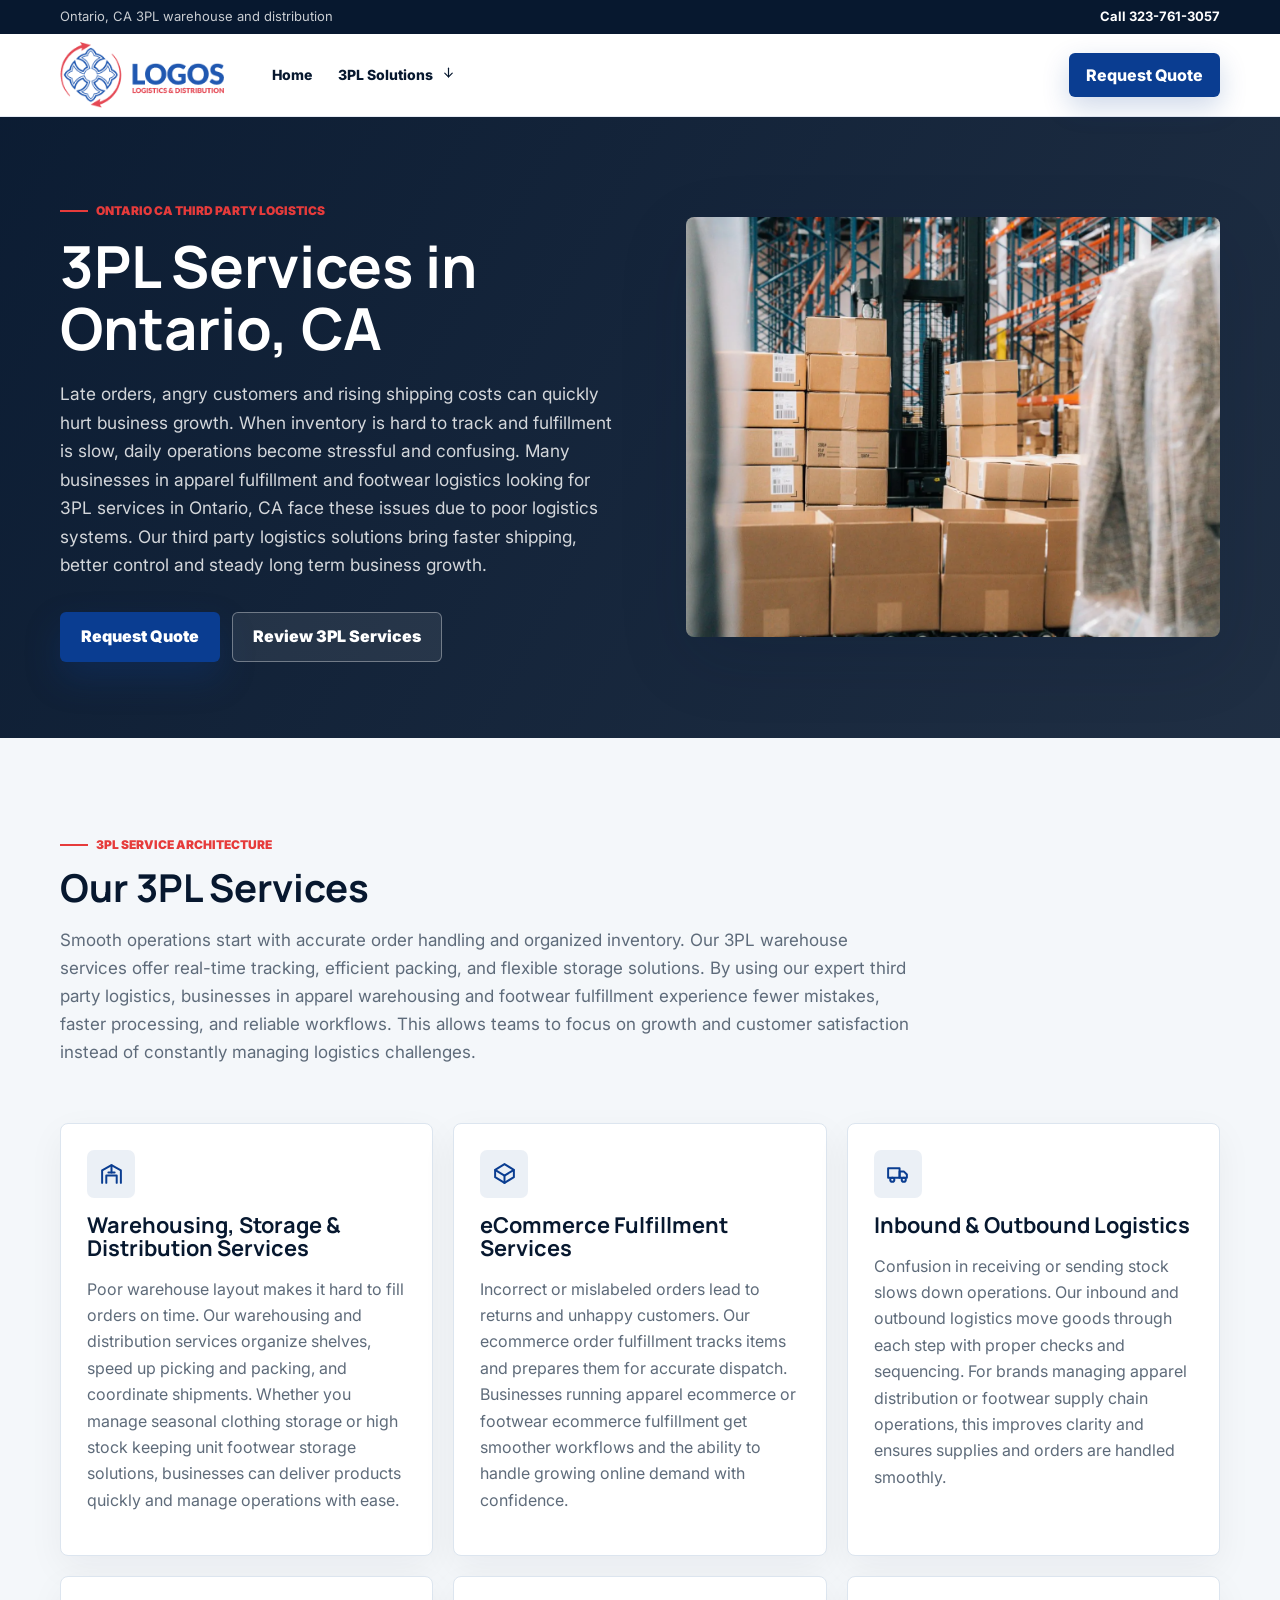
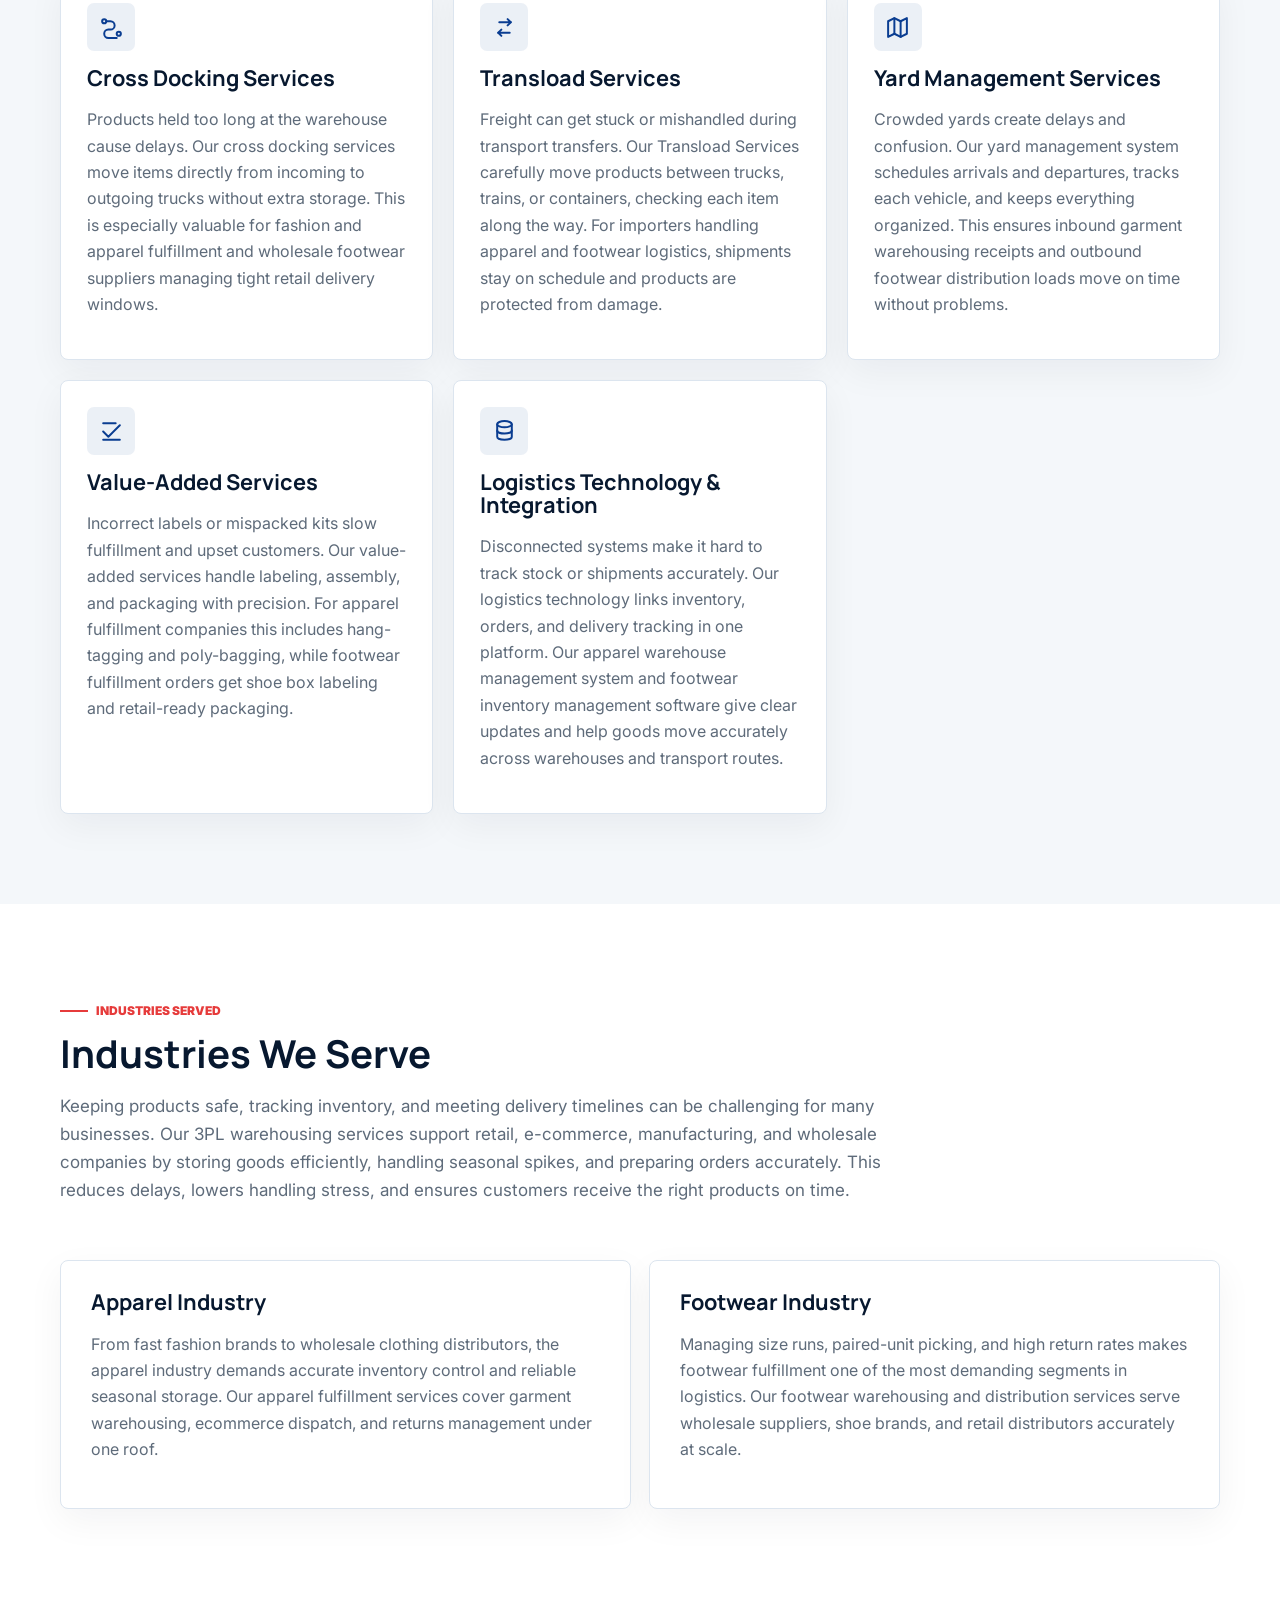
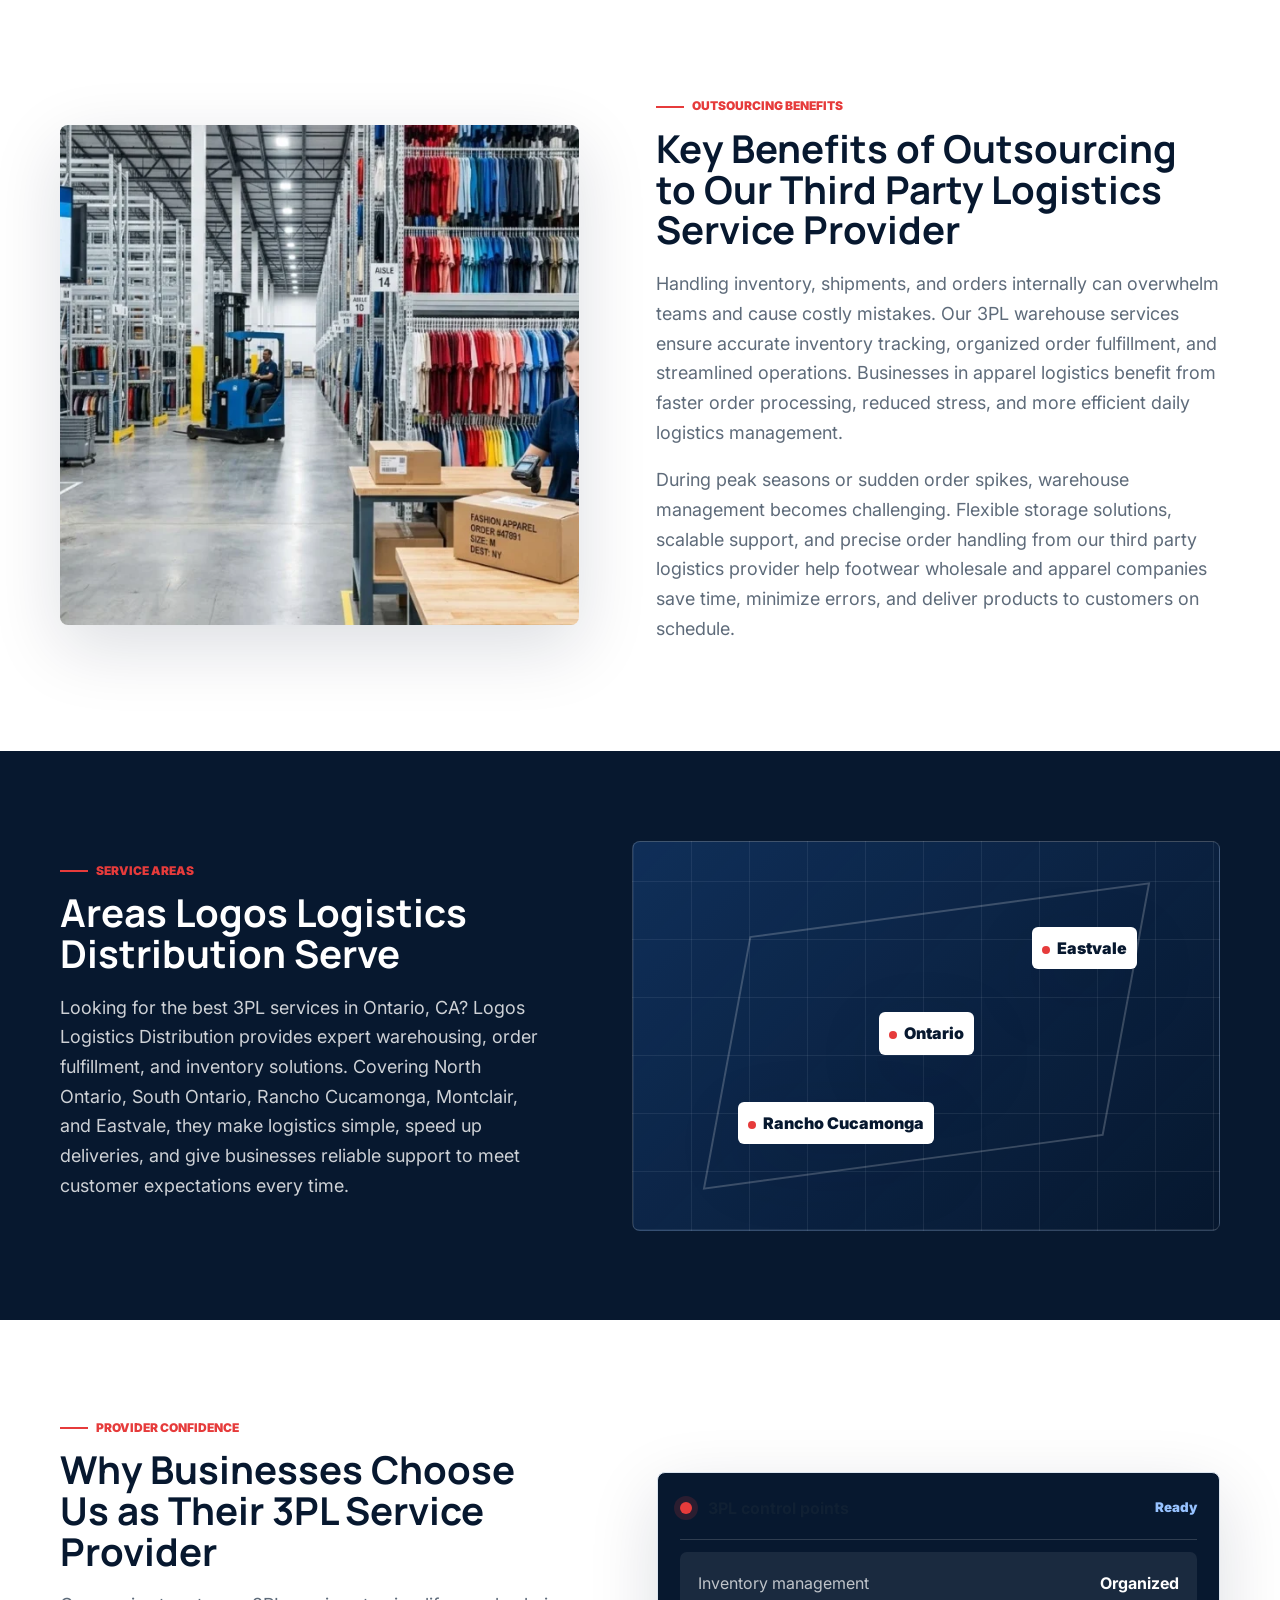
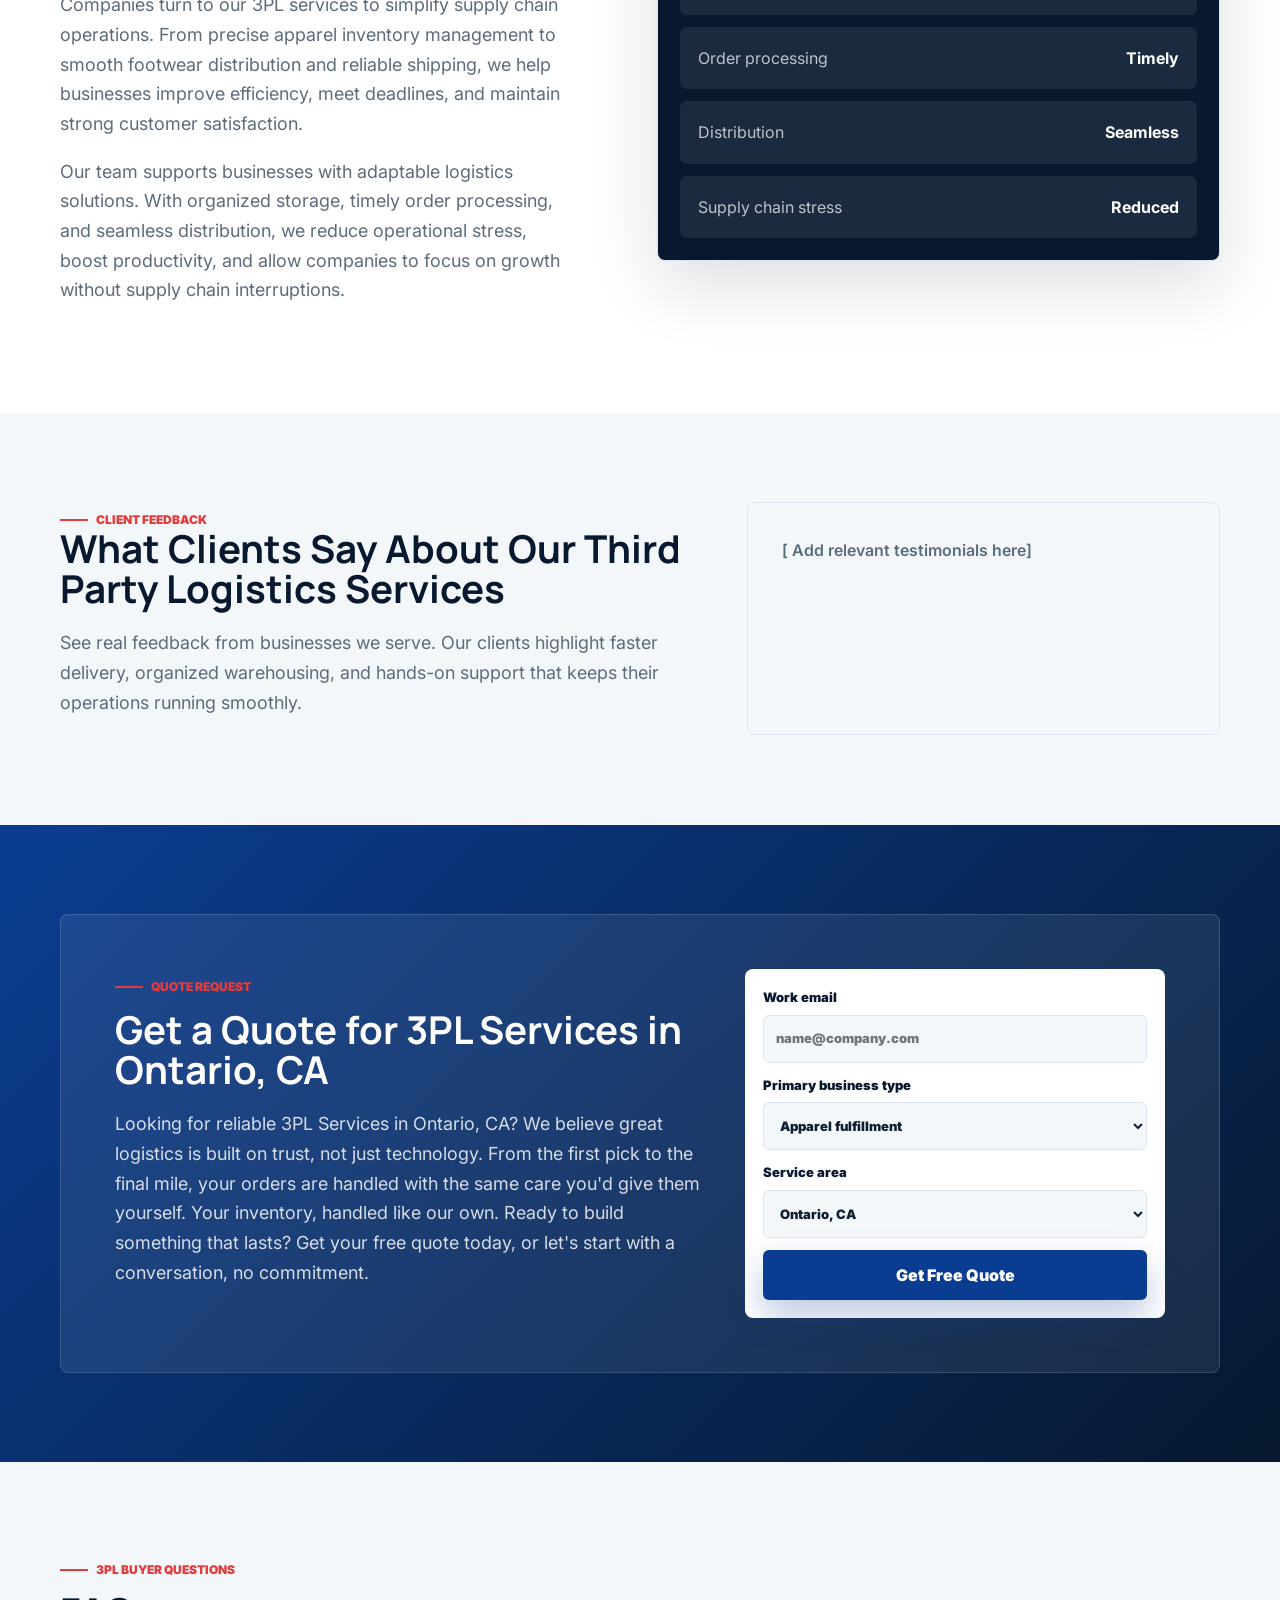
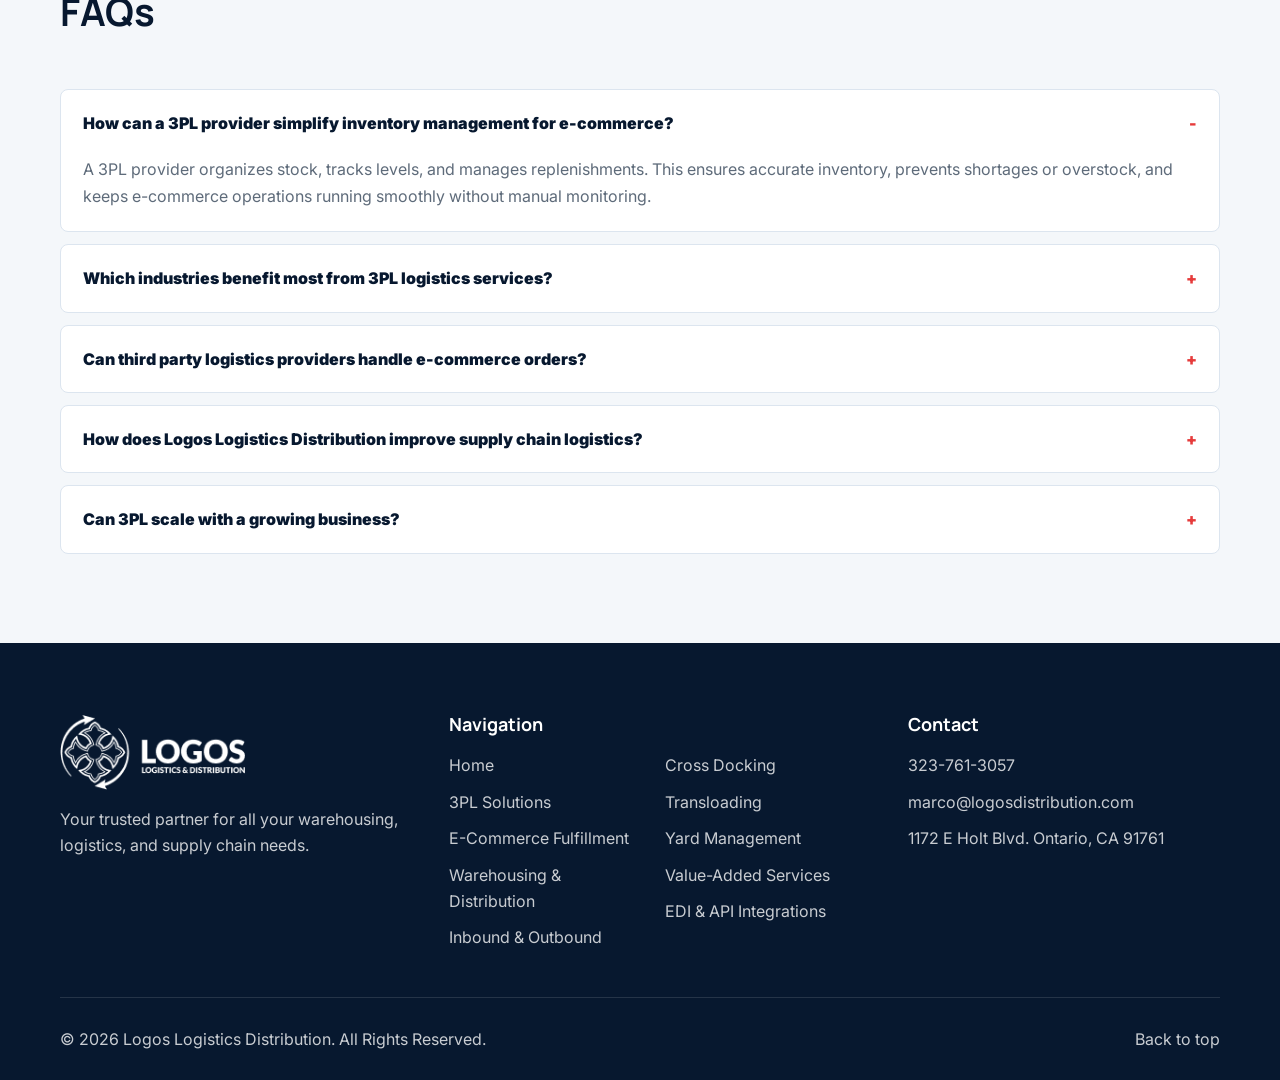
<file: 3pl-solutions.html>
<!doctype html>
<html lang="en">
<head>
  <meta charset="utf-8">
  <meta name="viewport" content="width=device-width, initial-scale=1">
  <meta name="source-heading" content="Meta title :">
  <title>3PL Services in Ontario, CA | Logos Logistics Distribution</title>
  <meta name="description" content="Late orders, angry customers and rising shipping costs can quickly hurt business growth. When inventory is hard to track and fulfillment is slow, daily operations become stressful and confusing. Many businesses in apparel fulfillment and footwear logistics looking for 3PL services in Ontario, CA face these issues due to poor logistics systems. Our third party logistics solutions bring faster shipping, better control and steady long term business growth.">
  <link rel="preconnect" href="https://fonts.googleapis.com">
  <link rel="preconnect" href="https://fonts.gstatic.com" crossorigin>
  <link href="https://fonts.googleapis.com/css2?family=Inter:wght@400;500;600;700;800&family=Manrope:wght@600;700;800&display=swap" rel="stylesheet">
  <link rel="stylesheet" href="styles.css?v=20260515-ui-polish">
</head>
<body class="inner-page three-pl-page">
  <a class="skip-link" href="#main">Skip to content</a>
  <header class="site-header">
    <div class="topline">
      <div class="container topline-inner">
        <span>Ontario, CA 3PL warehouse and distribution</span>
        <a href="tel:3237613057">Call 323-761-3057</a>
      </div>
    </div>
    <div class="container nav-shell">
      <a class="brand" href="index.html" aria-label="Logos Logistics Distribution home">
        <img src="assets/logo.png" alt="Logos Logistics Distribution logo">
      </a>
      <nav class="desktop-nav" aria-label="Primary navigation">
        <a href="index.html">Home</a>
        <div class="mega">
          <button type="button" class="mega-trigger" aria-expanded="false">
            3PL Solutions
            <span><svg viewBox="0 0 24 24" aria-hidden="true" fill="none" stroke="currentColor" stroke-width="1.9" stroke-linecap="round" stroke-linejoin="round"><path d="M5 12h14"/><path d="m13 6 6 6-6 6"/></svg></span>
          </button>
          <div class="mega-panel" aria-label="3PL Solutions menu">
            <div class="mega-copy">
              <strong>Service architecture</strong>
              <p>Warehousing, fulfillment, cross dock, yard management, and EDI/API workflows organized for operational buyers.</p>
            </div>
            <div class="mega-grid"><a href="3pl-solutions.html" class="mega-card">
        <span>3PL Solutions</span>
        <small>Full logistics architecture</small>
      </a><a href="e-commerce-fulfillment.html" class="mega-card">
        <span>E-Commerce Fulfillment</span>
        <small>Operational service page</small>
      </a><a href="warehousing-distribution.html" class="mega-card">
        <span>Warehousing &amp; Distribution</span>
        <small>Operational service page</small>
      </a><a href="inbound-outbound.html" class="mega-card">
        <span>Inbound &amp; Outbound</span>
        <small>Operational service page</small>
      </a><a href="cross-docking.html" class="mega-card">
        <span>Cross Docking</span>
        <small>Operational service page</small>
      </a><a href="transloading.html" class="mega-card">
        <span>Transloading</span>
        <small>Operational service page</small>
      </a><a href="yard-management.html" class="mega-card">
        <span>Yard Management</span>
        <small>Operational service page</small>
      </a><a href="value-added-services.html" class="mega-card">
        <span>Value-Added Services</span>
        <small>Operational service page</small>
      </a><a href="edi-api-integrations.html" class="mega-card">
        <span>EDI &amp; API Integrations</span>
        <small>Operational service page</small>
      </a></div>
          </div>
        </div>
      </nav>
      <a class="nav-cta" href="#quote">Request Quote</a>
      <button class="menu-toggle" type="button" aria-expanded="false" aria-controls="mobile-menu" aria-label="Open menu">
        <span></span><span></span><span></span>
      </button>
    </div>
    <div id="mobile-menu" class="mobile-menu" hidden>
      <div class="container">
        <a href="index.html">Home</a><a aria-current="page" href="3pl-solutions.html">3PL Solutions</a><a href="e-commerce-fulfillment.html">E-Commerce Fulfillment</a><a href="warehousing-distribution.html">Warehousing &amp; Distribution</a><a href="inbound-outbound.html">Inbound &amp; Outbound</a><a href="cross-docking.html">Cross Docking</a><a href="transloading.html">Transloading</a><a href="yard-management.html">Yard Management</a><a href="value-added-services.html">Value-Added Services</a><a href="edi-api-integrations.html">EDI &amp; API Integrations</a>
        <a class="mobile-cta" href="#quote">Request Quote</a>
      </div>
    </div>
  </header>
  <main id="main">

    <section class="inner-hero">
      <div class="container inner-hero-grid">
        <div class="reveal">
          <span class="eyebrow">Ontario CA third party logistics</span>
          <h1>3PL Services in Ontario, CA</h1>
          <p>Late orders, angry customers and rising shipping costs can quickly hurt business growth. When inventory is hard to track and fulfillment is slow, daily operations become stressful and confusing. Many businesses in apparel fulfillment and footwear logistics looking for 3PL services in Ontario, CA face these issues due to poor logistics systems. Our third party logistics solutions bring faster shipping, better control and steady long term business growth.</p>
          <div class="hero-actions">
            <a class="btn primary" href="#quote">Request Quote</a>
            <a class="btn secondary" href="#services">Review 3PL Services</a>
          </div>
        </div>
        <figure class="inner-media reveal">
          <img src="assets/warehouse-operations.webp" alt="3PL warehouse operations in Ontario California">
        </figure>
      </div>
    </section>

    <section id="services" class="section light">
      <div class="container">
        <div class="section-intro reveal">
    <span class="eyebrow">3PL service architecture</span>
    <h2>Our 3PL Services</h2>
    <p>Smooth operations start with accurate order handling and organized inventory. Our 3PL warehouse services offer real-time tracking, efficient packing, and flexible storage solutions. By using our expert third party logistics, businesses in apparel warehousing and footwear fulfillment experience fewer mistakes, faster processing, and reliable workflows. This allows teams to focus on growth and customer satisfaction instead of constantly managing logistics challenges.</p>
  </div>
        <div class="service-grid">
          <article class="service-card reveal">
                <div class="service-icon"><svg viewBox="0 0 24 24" aria-hidden="true" fill="none" stroke="currentColor" stroke-width="1.9" stroke-linecap="round" stroke-linejoin="round"><path d="M3 21V9l9-5 9 5v12"/><path d="M7 21v-7h10v7"/><path d="M9 11h6"/><path d="M12 4v7"/></svg></div>
                <div>
                  <h3>Warehousing, Storage &amp; Distribution Services</h3>
                  <p>Poor warehouse layout makes it hard to fill orders on time. Our warehousing and distribution services organize shelves, speed up picking and packing, and coordinate shipments. Whether you manage seasonal clothing storage or high stock keeping unit footwear storage solutions, businesses can deliver products quickly and manage operations with ease.</p>
                </div>
              </article><article class="service-card reveal">
                <div class="service-icon"><svg viewBox="0 0 24 24" aria-hidden="true" fill="none" stroke="currentColor" stroke-width="1.9" stroke-linecap="round" stroke-linejoin="round"><path d="M21 8.5 12 3 3 8.5v7L12 21l9-5.5z"/><path d="M3.3 8.7 12 14l8.7-5.3"/><path d="M12 14v7"/></svg></div>
                <div>
                  <h3>eCommerce Fulfillment Services</h3>
                  <p>Incorrect or mislabeled orders lead to returns and unhappy customers. Our ecommerce order fulfillment tracks items and prepares them for accurate dispatch. Businesses running apparel ecommerce or footwear ecommerce fulfillment get smoother workflows and the ability to handle growing online demand with confidence.</p>
                </div>
              </article><article class="service-card reveal">
                <div class="service-icon"><svg viewBox="0 0 24 24" aria-hidden="true" fill="none" stroke="currentColor" stroke-width="1.9" stroke-linecap="round" stroke-linejoin="round"><path d="M3 7h11v9H3z"/><path d="M14 10h4l3 3v3h-7z"/><circle cx="7" cy="18" r="2"/><circle cx="18" cy="18" r="2"/></svg></div>
                <div>
                  <h3>Inbound &amp; Outbound Logistics</h3>
                  <p>Confusion in receiving or sending stock slows down operations. Our inbound and outbound logistics move goods through each step with proper checks and sequencing. For brands managing apparel distribution or footwear supply chain operations, this improves clarity and ensures supplies and orders are handled smoothly.</p>
                </div>
              </article><article class="service-card reveal">
                <div class="service-icon"><svg viewBox="0 0 24 24" aria-hidden="true" fill="none" stroke="currentColor" stroke-width="1.9" stroke-linecap="round" stroke-linejoin="round"><circle cx="5" cy="6" r="2"/><circle cx="19" cy="18" r="2"/><path d="M7 6h4a4 4 0 0 1 0 8H9a4 4 0 0 0 0 8h8"/></svg></div>
                <div>
                  <h3>Cross Docking Services</h3>
                  <p>Products held too long at the warehouse cause delays. Our cross docking services move items directly from incoming to outgoing trucks without extra storage. This is especially valuable for fashion and apparel fulfillment and wholesale footwear suppliers managing tight retail delivery windows.</p>
                </div>
              </article><article class="service-card reveal">
                <div class="service-icon"><svg viewBox="0 0 24 24" aria-hidden="true" fill="none" stroke="currentColor" stroke-width="1.9" stroke-linecap="round" stroke-linejoin="round"><path d="M7 7h11l-3-3"/><path d="M17 17H6l3 3"/><path d="M18 7l-3 3"/><path d="M6 17l3-3"/></svg></div>
                <div>
                  <h3>Transload Services</h3>
                  <p>Freight can get stuck or mishandled during transport transfers. Our Transload Services carefully move products between trucks, trains, or containers, checking each item along the way. For importers handling apparel and footwear logistics, shipments stay on schedule and products are protected from damage.</p>
                </div>
              </article><article class="service-card reveal">
                <div class="service-icon"><svg viewBox="0 0 24 24" aria-hidden="true" fill="none" stroke="currentColor" stroke-width="1.9" stroke-linecap="round" stroke-linejoin="round"><path d="m3 6 6-3 6 3 6-3v15l-6 3-6-3-6 3z"/><path d="M9 3v15"/><path d="M15 6v15"/></svg></div>
                <div>
                  <h3>Yard Management Services</h3>
                  <p>Crowded yards create delays and confusion. Our yard management system schedules arrivals and departures, tracks each vehicle, and keeps everything organized. This ensures inbound garment warehousing receipts and outbound footwear distribution loads move on time without problems.</p>
                </div>
              </article><article class="service-card reveal">
                <div class="service-icon"><svg viewBox="0 0 24 24" aria-hidden="true" fill="none" stroke="currentColor" stroke-width="1.9" stroke-linecap="round" stroke-linejoin="round"><path d="M20 6 9 17l-5-5"/><path d="M4 20h16"/><path d="M4 4h12"/></svg></div>
                <div>
                  <h3>Value-Added Services</h3>
                  <p>Incorrect labels or mispacked kits slow fulfillment and upset customers. Our value-added services handle labeling, assembly, and packaging with precision. For apparel fulfillment companies this includes hang-tagging and poly-bagging, while footwear fulfillment orders get shoe box labeling and retail-ready packaging.</p>
                </div>
              </article><article class="service-card reveal">
                <div class="service-icon"><svg viewBox="0 0 24 24" aria-hidden="true" fill="none" stroke="currentColor" stroke-width="1.9" stroke-linecap="round" stroke-linejoin="round"><ellipse cx="12" cy="5" rx="7" ry="3"/><path d="M5 5v6c0 1.7 3.1 3 7 3s7-1.3 7-3V5"/><path d="M5 11v6c0 1.7 3.1 3 7 3s7-1.3 7-3v-6"/></svg></div>
                <div>
                  <h3>Logistics Technology &amp; Integration</h3>
                  <p>Disconnected systems make it hard to track stock or shipments accurately. Our logistics technology links inventory, orders, and delivery tracking in one platform. Our apparel warehouse management system and footwear inventory management software give clear updates and help goods move accurately across warehouses and transport routes.</p>
                </div>
              </article>
        </div>
      </div>
    </section>

    <section class="section">
      <div class="container">
        <div class="section-intro reveal">
    <span class="eyebrow">Industries served</span>
    <h2>Industries We Serve</h2>
    <p>Keeping products safe, tracking inventory, and meeting delivery timelines can be challenging for many businesses. Our 3PL warehousing services support retail, e-commerce, manufacturing, and wholesale companies by storing goods efficiently, handling seasonal spikes, and preparing orders accurately. This reduces delays, lowers handling stress, and ensures customers receive the right products on time.</p>
  </div>
        <div class="industry-grid">
          <article class="industry-card reveal">
                <h3>Apparel Industry</h3>
                <p>From fast fashion brands to wholesale clothing distributors, the apparel industry demands accurate inventory control and reliable seasonal storage. Our apparel fulfillment services cover garment warehousing, ecommerce dispatch, and returns management under one roof.</p>
              </article><article class="industry-card reveal">
                <h3>Footwear Industry</h3>
                <p>Managing size runs, paired-unit picking, and high return rates makes footwear fulfillment one of the most demanding segments in logistics. Our footwear warehousing and distribution services serve wholesale suppliers,  shoe brands, and retail distributors accurately at scale.</p>
              </article>
        </div>
      </div>
    </section>

    <section class="section benefit-section">
      <div class="container trust-grid">
        <div class="trust-media reveal">
          <img src="assets/fashion-scale.webp" alt="Apparel and footwear logistics support">
        </div>
        <div class="trust-copy reveal">
          <span class="eyebrow">Outsourcing benefits</span>
          <h2>Key Benefits of Outsourcing to Our Third Party Logistics Service Provider</h2>
          <p>Handling inventory, shipments, and orders internally can overwhelm teams and cause costly mistakes. Our 3PL warehouse services ensure accurate inventory tracking, organized order fulfillment, and streamlined operations. Businesses in apparel logistics benefit from faster order processing, reduced stress, and more efficient daily logistics management.</p><p>During peak seasons or sudden order spikes, warehouse management becomes challenging. Flexible storage solutions, scalable support, and precise order handling from our third party logistics provider help footwear wholesale and apparel companies save time, minimize errors, and deliver products to customers on schedule.</p>
        </div>
      </div>
    </section>

    <section class="section location-band">
      <div class="container location-grid">
        <div class="location-copy reveal">
          <span class="eyebrow">Service areas</span>
          <h2>Areas Logos Logistics Distribution Serve</h2>
          <p>Looking for the best 3PL services in Ontario, CA? Logos Logistics Distribution provides expert warehousing, order fulfillment, and inventory solutions. Covering North Ontario, South Ontario, Rancho Cucamonga, Montclair, and Eastvale, they make logistics simple, speed up deliveries, and give businesses reliable support to meet customer expectations every time.</p>
        </div>
        <div class="map-card reveal" aria-label="Ontario CA logistics service area">
          <div class="map-lines"></div>
          <span class="pin ontario">Ontario</span>
          <span class="pin port">Rancho Cucamonga</span>
          <span class="pin west">Eastvale</span>
        </div>
      </div>
    </section>

    <section class="section">
      <div class="container tech-grid neutral-tech">
        <div class="tech-copy reveal">
          <span class="eyebrow">Provider confidence</span>
          <h2>Why Businesses Choose Us as Their 3PL Service Provider</h2>
          <p>Companies turn to our 3PL services to simplify supply chain operations. From precise apparel inventory management to smooth footwear distribution and reliable shipping, we help businesses improve efficiency, meet deadlines, and maintain strong customer satisfaction.</p><p>Our team supports businesses with adaptable logistics solutions. With organized storage, timely order processing, and seamless distribution, we reduce operational stress, boost productivity, and allow companies to focus on growth without supply chain interruptions.</p>
        </div>
        <div class="dashboard light-dashboard reveal" aria-label="3PL operations dashboard">
          <div class="dash-header"><span></span><strong>3PL control points</strong><small>Ready</small></div>
          <div class="dash-row"><span>Inventory management</span><strong>Organized</strong></div>
          <div class="dash-row"><span>Order processing</span><strong>Timely</strong></div>
          <div class="dash-row"><span>Distribution</span><strong>Seamless</strong></div>
          <div class="dash-row"><span>Supply chain stress</span><strong>Reduced</strong></div>
        </div>
      </div>
    </section>

    <section class="section testimonial-section light">
      <div class="container quote-grid">
        <div class="quote-copy reveal">
          <span class="eyebrow">Client feedback</span>
          <h2>What Clients Say About Our Third Party Logistics Services</h2>
          <p>See real feedback from businesses we serve. Our clients highlight faster delivery, organized warehousing, and hands-on support that keeps their operations running smoothly.</p>
        </div>
        <blockquote class="testimonial-placeholder reveal">
          <p>[ Add relevant testimonials here]</p>
        </blockquote>
      </div>
    </section>

    <section id="quote" class="section quote-section">
      <div class="container quote-panel reveal">
        <div>
          <span class="eyebrow">Quote request</span>
          <h2>Get a Quote for 3PL Services in Ontario, CA</h2>
          <p>Looking for reliable 3PL Services in Ontario, CA? We believe great logistics is built on trust, not just technology. From the first pick to the final mile, your orders are handled with the same care you'd give them yourself. Your inventory, handled like our own. Ready to build something that lasts? Get your free quote today, or let's start with a conversation, no commitment.</p>
        </div>
        <form class="quote-form" aria-label="Request a 3PL services quote">
          <label>Work email<input type="email" placeholder="name@company.com"></label>
          <label>Primary business type<select><option>Apparel fulfillment</option><option>Footwear logistics</option><option>E-commerce</option><option>Retail / wholesale</option></select></label>
          <label>Service area<select><option>Ontario, CA</option><option>Rancho Cucamonga</option><option>Montclair</option><option>Eastvale</option></select></label>
          <button type="submit" class="btn primary">Get Free Quote</button>
        </form>
      </div>
    </section>

    <section class="section light faq-section">
      <div class="container">
        <div class="section-intro reveal">
    <span class="eyebrow">3PL buyer questions</span>
    <h2>FAQs</h2>
    
  </div>
        <div class="faq-list">
          <details class="faq-item reveal" open>
                <summary>How can a 3PL provider simplify inventory management for e-commerce?</summary>
                <p>A 3PL provider organizes stock, tracks levels, and manages replenishments. This ensures accurate inventory, prevents shortages or overstock, and keeps e-commerce operations running smoothly without manual monitoring.</p>
              </details><details class="faq-item reveal" >
                <summary>Which industries benefit most from 3PL logistics services?</summary>
                <p>E-commerce, retail, healthcare, manufacturing, and consumer goods gain the most. 3PL solutions streamline supply chain logistics, helping businesses handle growing orders and multiple distribution channels efficiently.</p>
              </details><details class="faq-item reveal" >
                <summary>Can third party logistics providers handle e-commerce orders?</summary>
                <p>Yes. They pick, pack, label, and ship products while managing returns, providing fast, accurate, and reliable order fulfillment for online businesses.</p>
              </details><details class="faq-item reveal" >
                <summary>How does Logos Logistics Distribution improve supply chain logistics?</summary>
                <p>By coordinating warehousing, shipping, and distribution, 3PL reduces delays, improves accuracy, and keeps products moving efficiently from supplier to customer.</p>
              </details><details class="faq-item reveal" >
                <summary>Can 3PL scale with a growing business?</summary>
                <p>Absolutely. 3PL services adjust storage, staffing, and shipping capacity as your business expands, ensuring seamless operations even with higher order volumes.</p>
              </details>
        </div>
      </div>
    </section>
  
  </main>
  <footer class="site-footer">
    <div class="container footer-grid">
      <div>
        <a class="footer-brand" href="index.html">
          <img src="assets/logo-white.webp" alt="Logos Logistics Distribution logo">
        </a>
        <p>Your trusted partner for all your warehousing, logistics, and supply chain needs.</p>
      </div>
      <div>
        <h2>Navigation</h2>
        <div class="footer-links"><a href="index.html">Home</a><a href="3pl-solutions.html">3PL Solutions</a><a href="e-commerce-fulfillment.html">E-Commerce Fulfillment</a><a href="warehousing-distribution.html">Warehousing &amp; Distribution</a><a href="inbound-outbound.html">Inbound &amp; Outbound</a><a href="cross-docking.html">Cross Docking</a><a href="transloading.html">Transloading</a><a href="yard-management.html">Yard Management</a><a href="value-added-services.html">Value-Added Services</a><a href="edi-api-integrations.html">EDI &amp; API Integrations</a></div>
      </div>
      <div>
        <h2>Contact</h2>
        <ul class="contact-list">
          <li><a href="tel:3237613057">323-761-3057</a></li>
          <li><a href="mailto:marco@logosdistribution.com">marco@logosdistribution.com</a></li>
          <li>1172 E Holt Blvd. Ontario, CA 91761</li>
        </ul>
      </div>
    </div>
    <div class="container footer-bottom">
      <span>&copy; 2026 Logos Logistics Distribution. All Rights Reserved.</span>
      <a href="#main">Back to top</a>
    </div>
  </footer>
  <script src="app.js" defer></script>
</body>
</html>
</file>
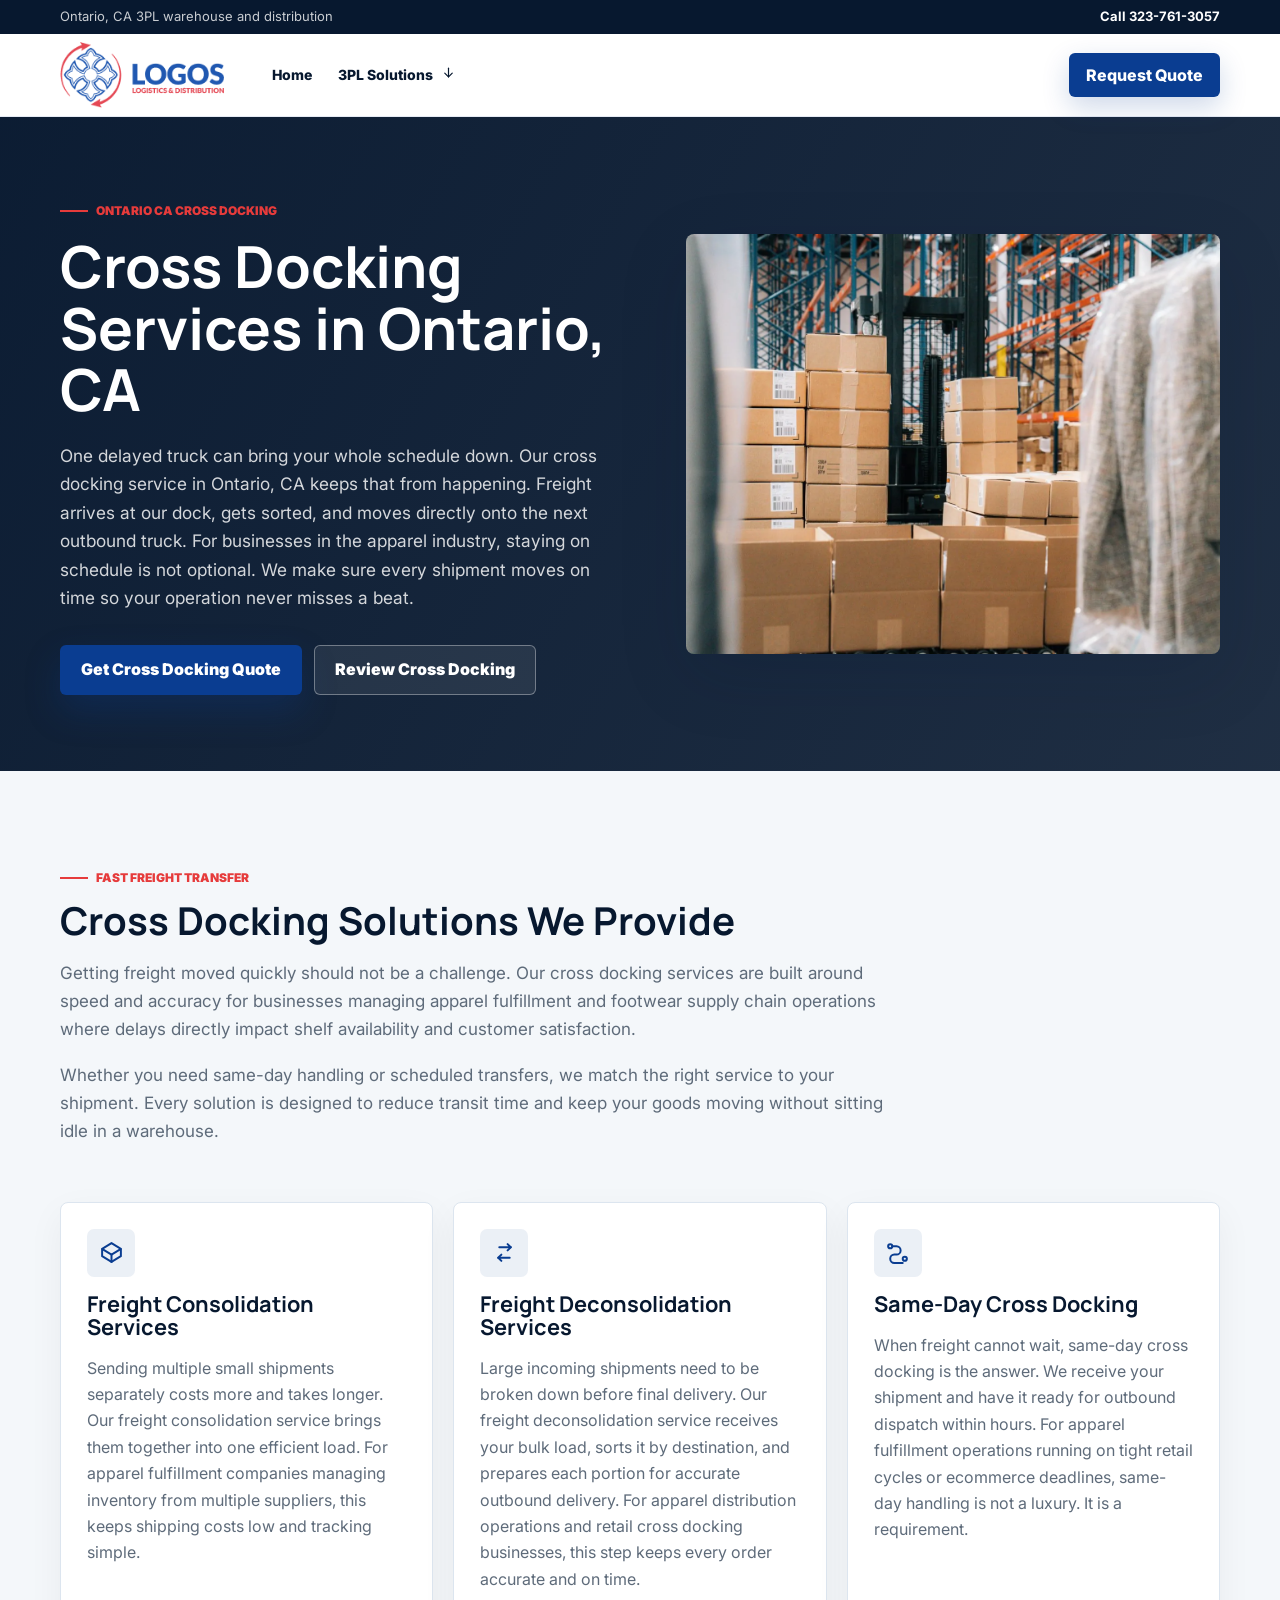
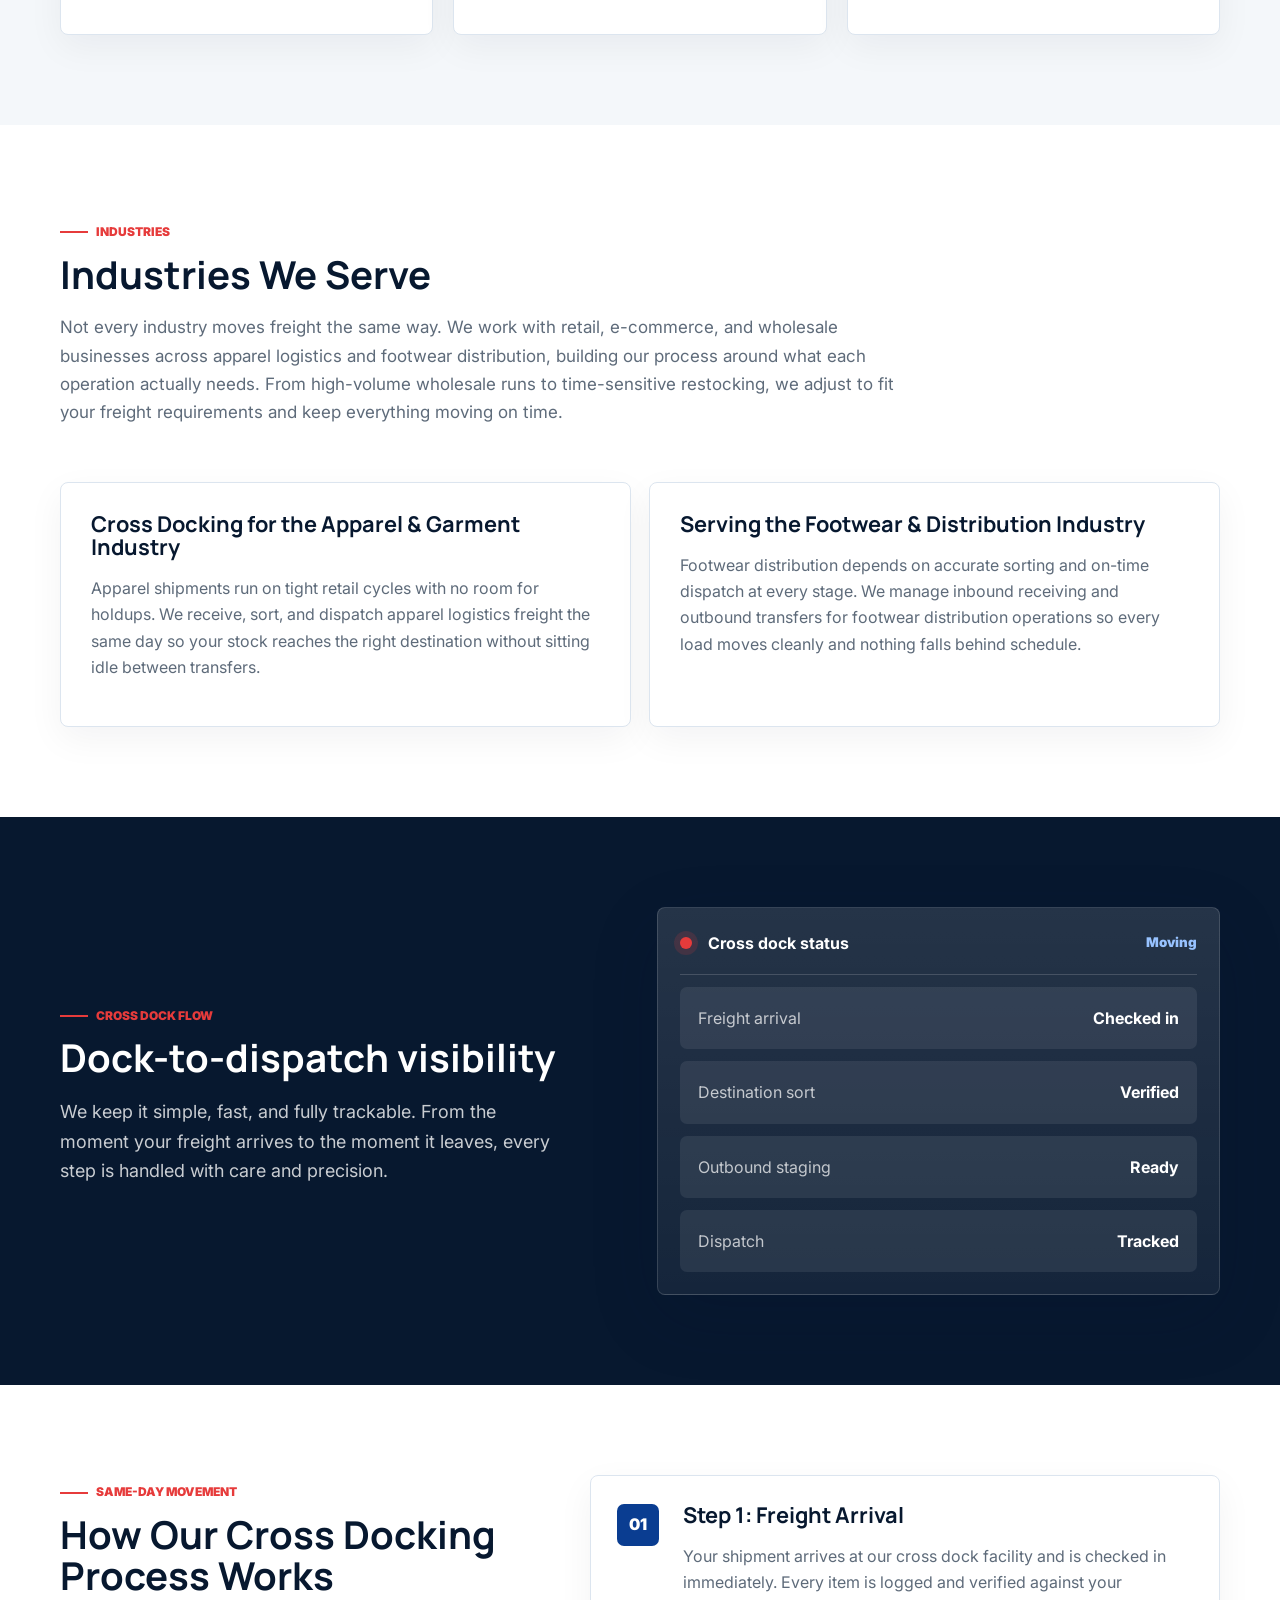
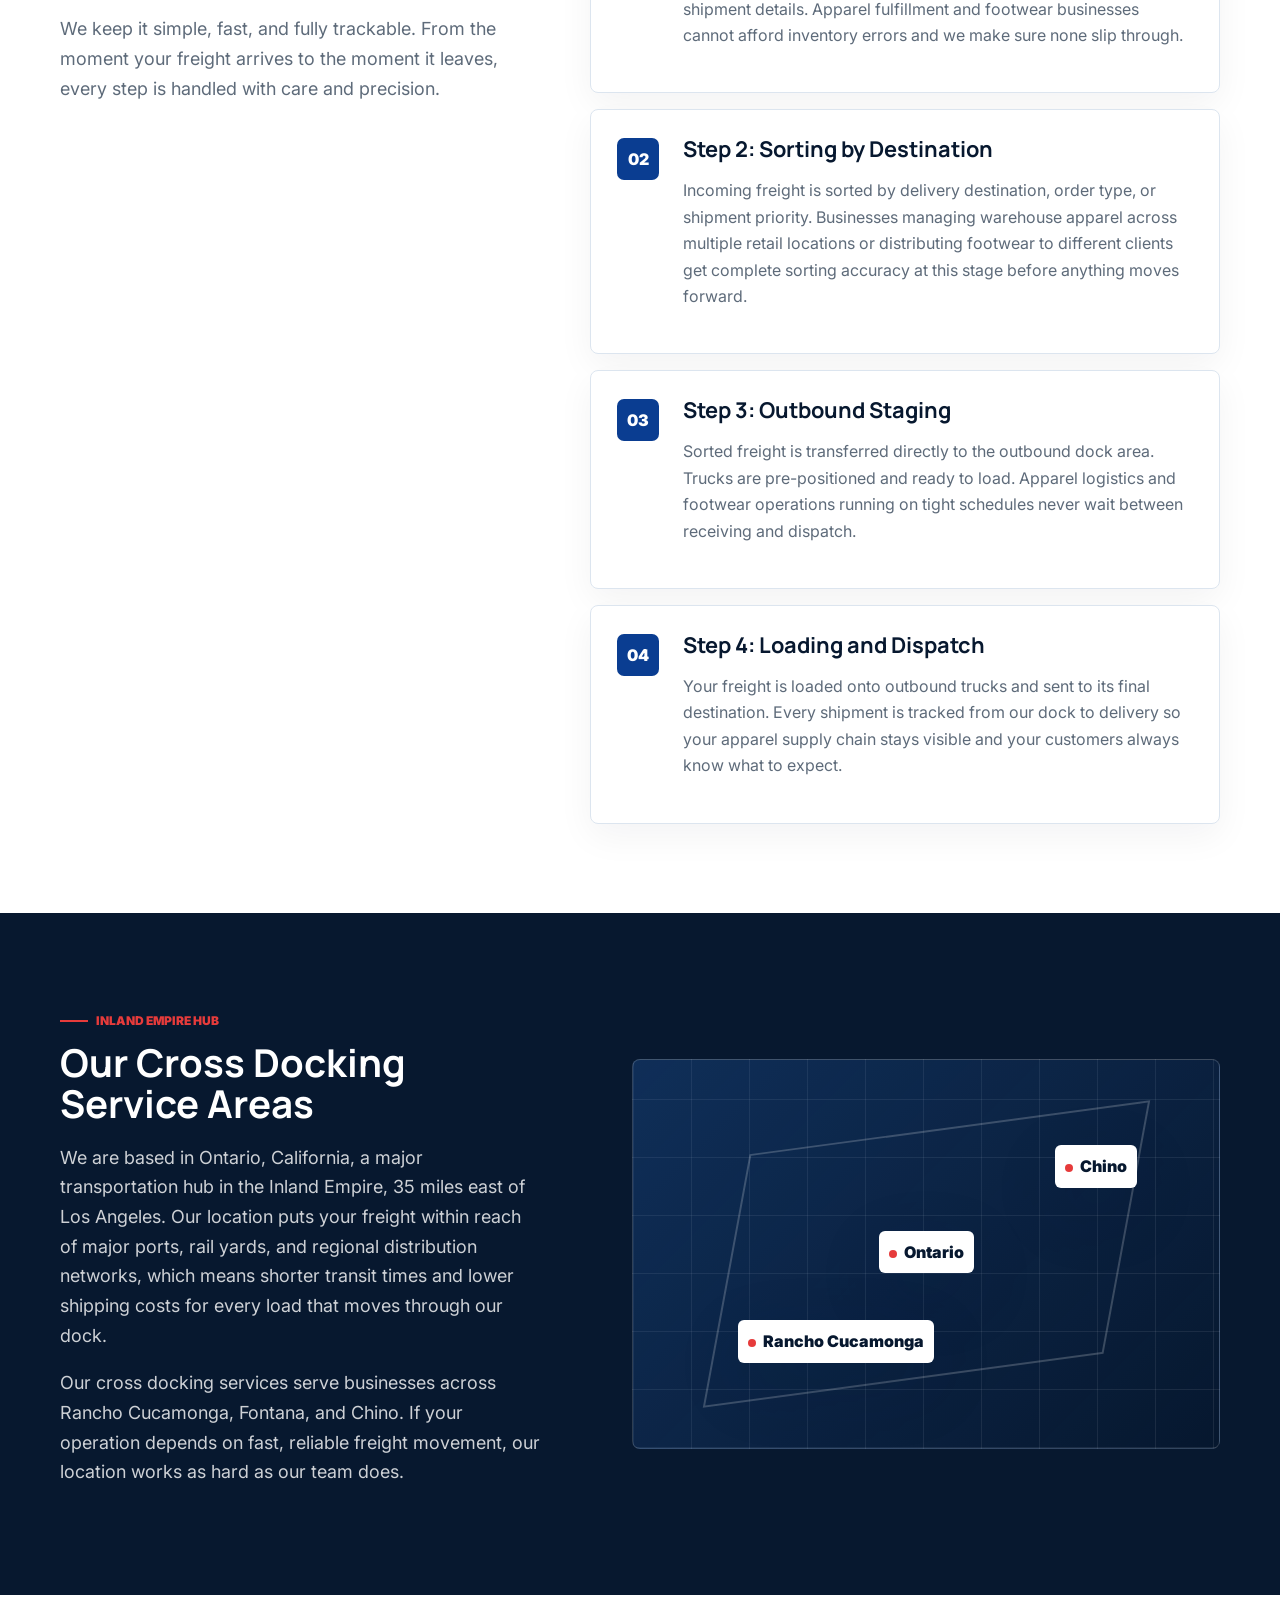
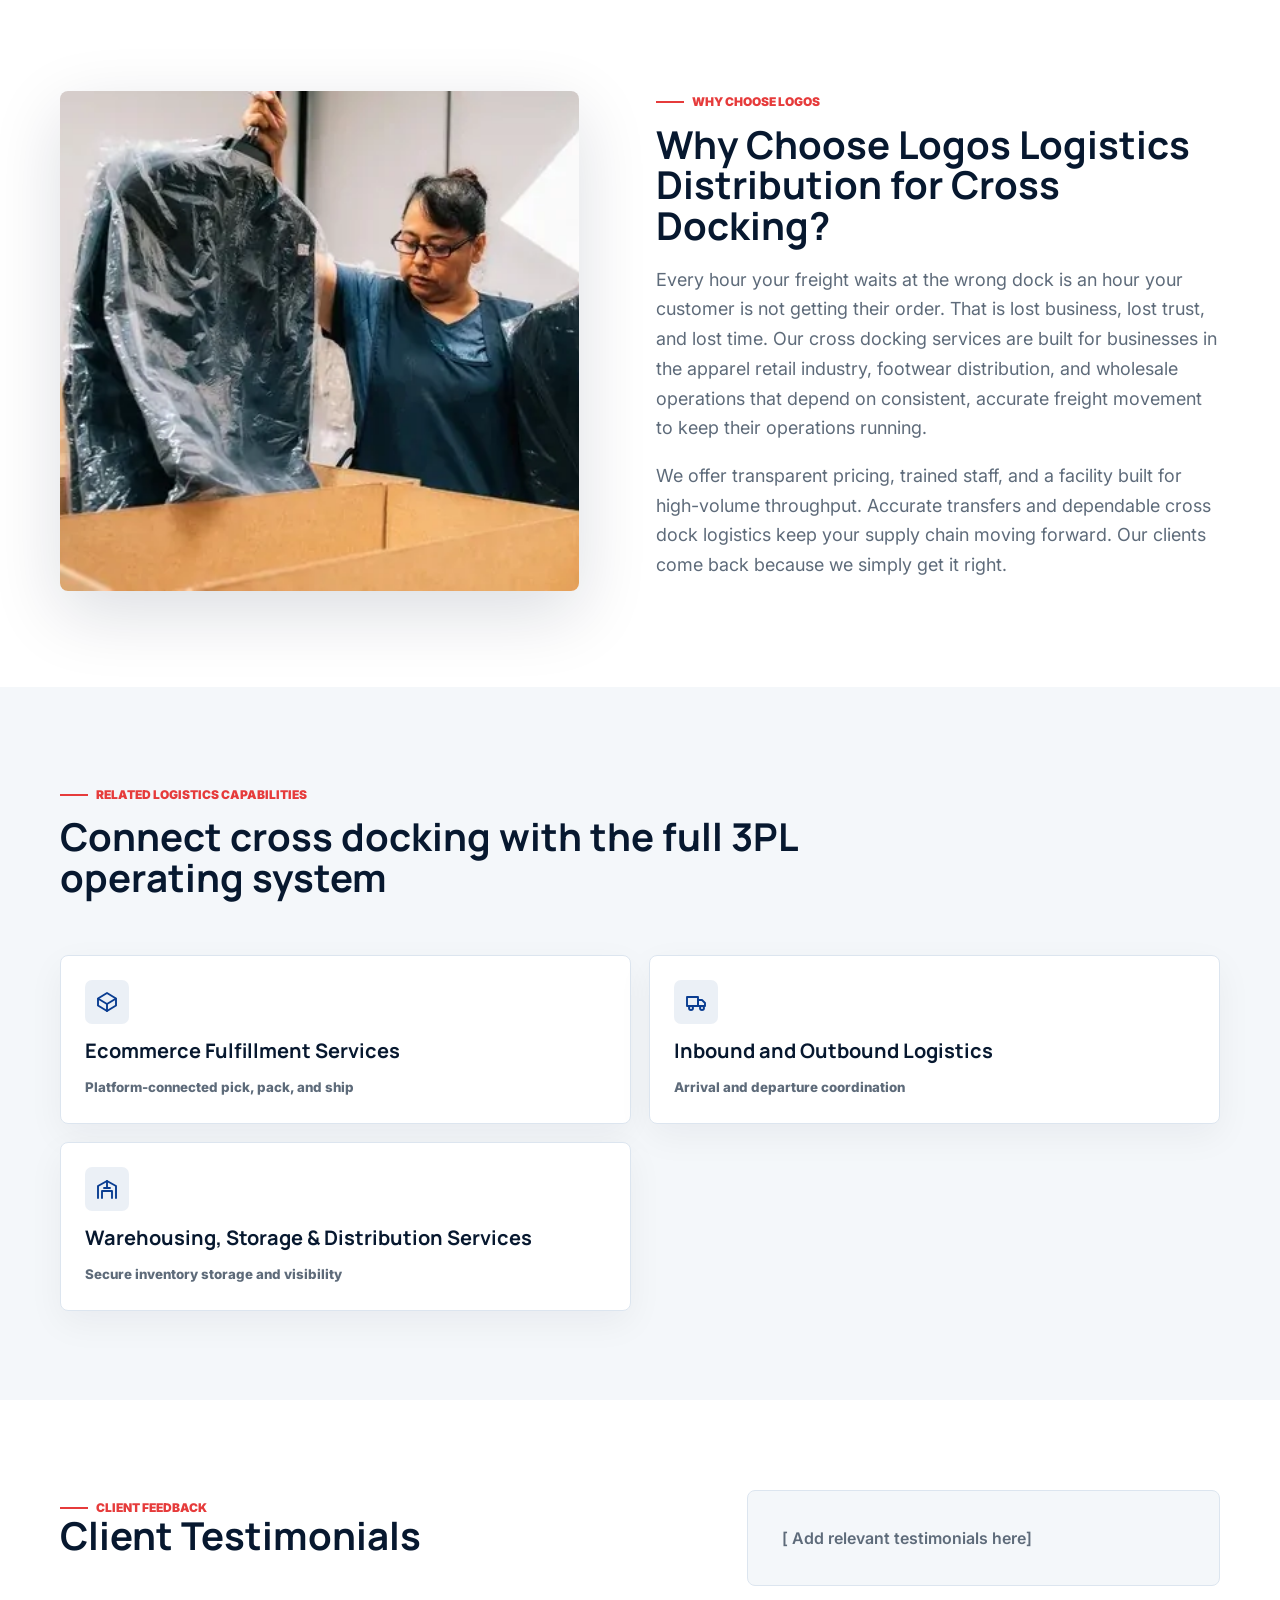
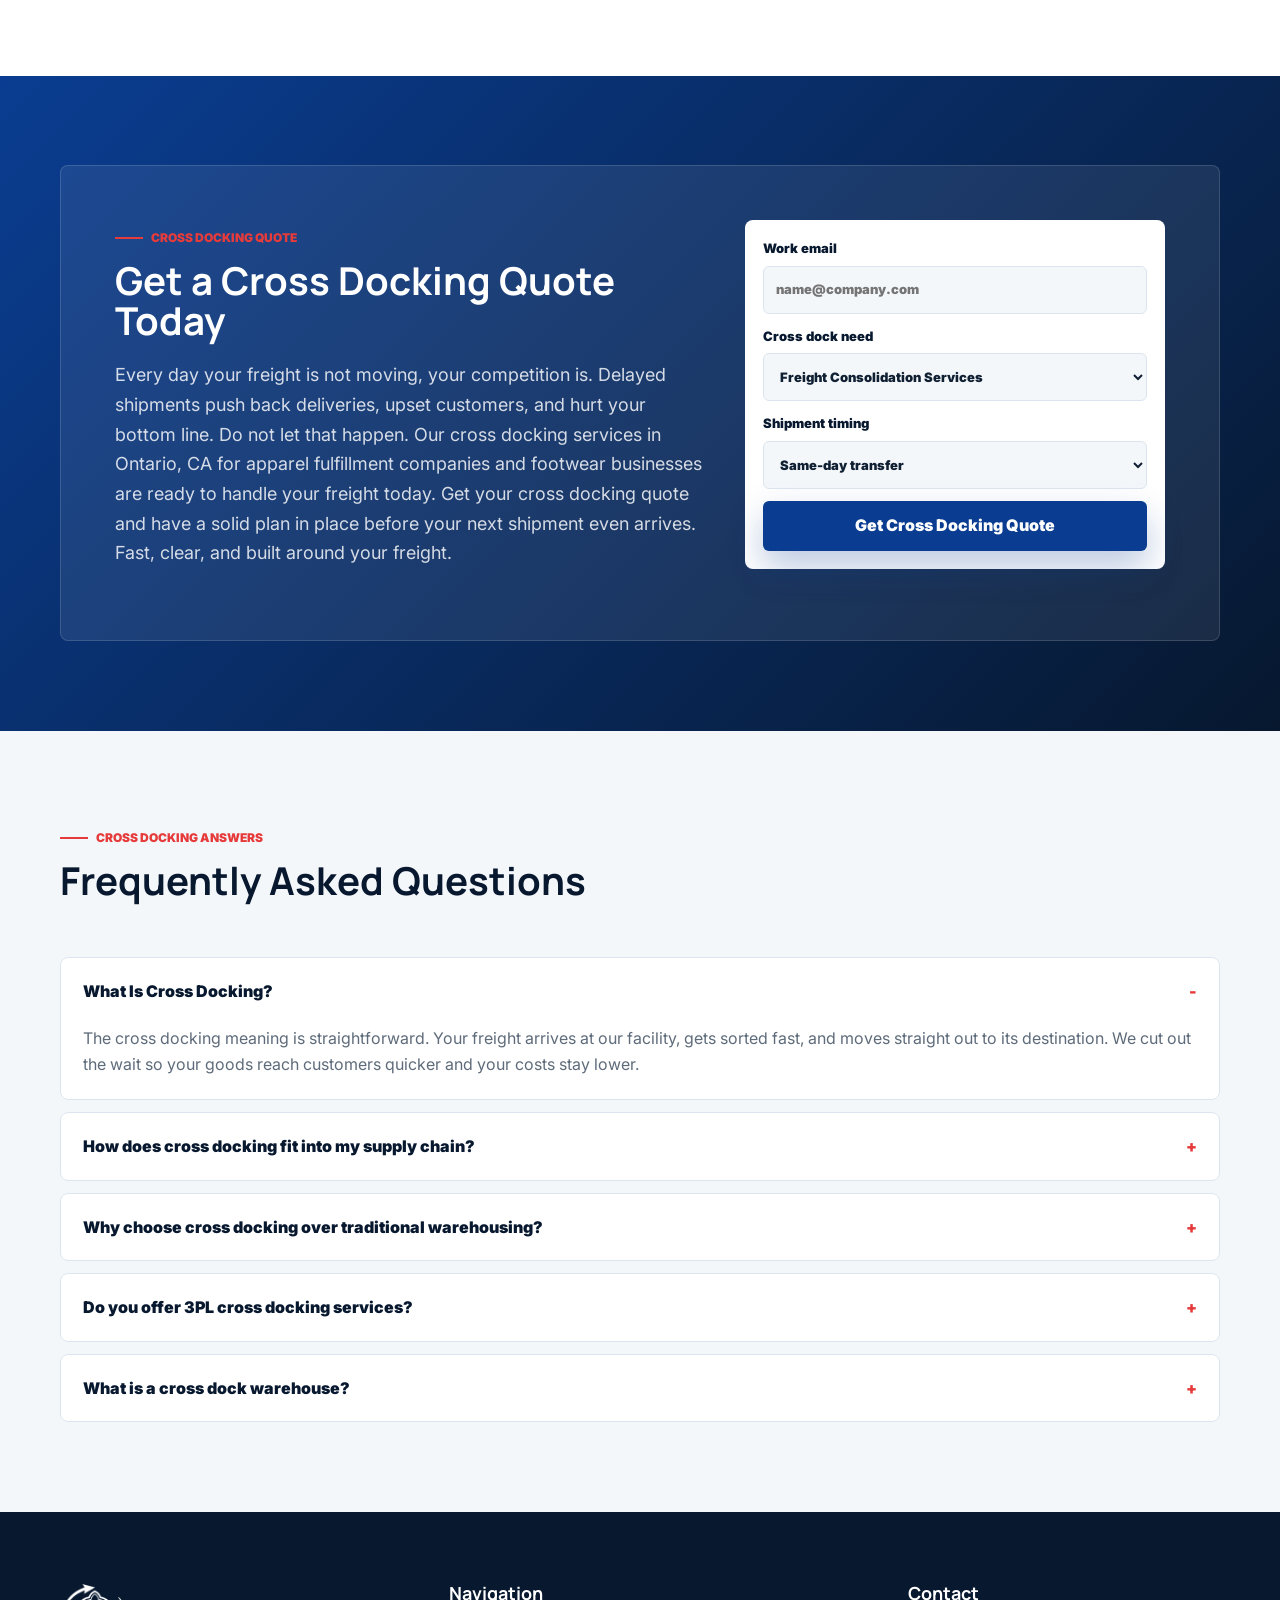
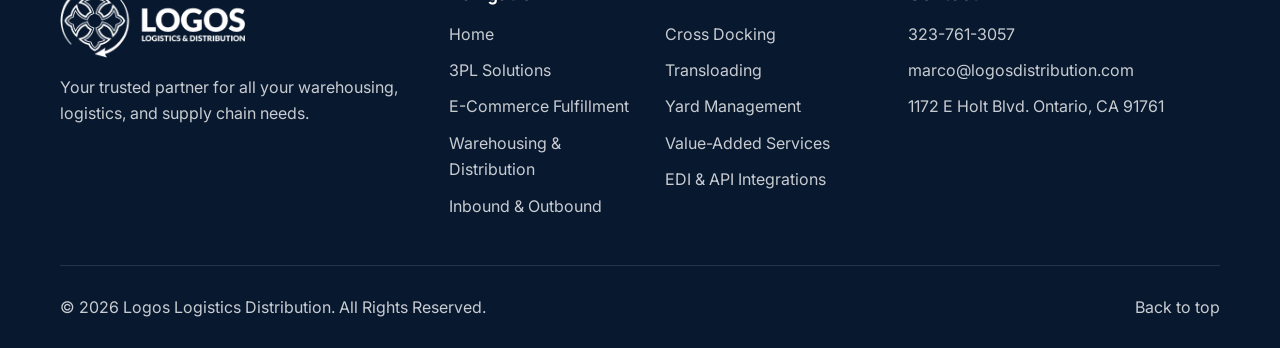
<file: cross-docking.html>
<!doctype html>
<html lang="en">
<head>
  <meta charset="utf-8">
  <meta name="viewport" content="width=device-width, initial-scale=1">
  <meta name="source-heading" content="Meta title :">
  <title>Cross Docking Services in Ontario, CA | Logos Logistics Distribution</title>
  <meta name="description" content="One delayed truck can bring your whole schedule down. Our cross docking service in Ontario, CA keeps that from happening. Freight arrives at our dock, gets sorted, and moves directly onto the next outbound truck. For businesses in the apparel industry, staying on schedule is not optional. We make sure every shipment moves on time so your operation never misses a beat.">
  <link rel="preconnect" href="https://fonts.googleapis.com">
  <link rel="preconnect" href="https://fonts.gstatic.com" crossorigin>
  <link href="https://fonts.googleapis.com/css2?family=Inter:wght@400;500;600;700;800&family=Manrope:wght@600;700;800&display=swap" rel="stylesheet">
  <link rel="stylesheet" href="styles.css?v=20260515-ui-polish">
</head>
<body class="inner-page cross-dock-page">
  <a class="skip-link" href="#main">Skip to content</a>
  <header class="site-header">
    <div class="topline">
      <div class="container topline-inner">
        <span>Ontario, CA 3PL warehouse and distribution</span>
        <a href="tel:3237613057">Call 323-761-3057</a>
      </div>
    </div>
    <div class="container nav-shell">
      <a class="brand" href="index.html" aria-label="Logos Logistics Distribution home">
        <img src="assets/logo.png" alt="Logos Logistics Distribution logo">
      </a>
      <nav class="desktop-nav" aria-label="Primary navigation">
        <a href="index.html">Home</a>
        <div class="mega">
          <button type="button" class="mega-trigger" aria-expanded="false">
            3PL Solutions
            <span><svg viewBox="0 0 24 24" aria-hidden="true" fill="none" stroke="currentColor" stroke-width="1.9" stroke-linecap="round" stroke-linejoin="round"><path d="M5 12h14"/><path d="m13 6 6 6-6 6"/></svg></span>
          </button>
          <div class="mega-panel" aria-label="3PL Solutions menu">
            <div class="mega-copy">
              <strong>Service architecture</strong>
              <p>Warehousing, fulfillment, cross dock, yard management, and EDI/API workflows organized for operational buyers.</p>
            </div>
            <div class="mega-grid"><a href="3pl-solutions.html" class="mega-card">
        <span>3PL Solutions</span>
        <small>Full logistics architecture</small>
      </a><a href="e-commerce-fulfillment.html" class="mega-card">
        <span>E-Commerce Fulfillment</span>
        <small>Operational service page</small>
      </a><a href="warehousing-distribution.html" class="mega-card">
        <span>Warehousing &amp; Distribution</span>
        <small>Operational service page</small>
      </a><a href="inbound-outbound.html" class="mega-card">
        <span>Inbound &amp; Outbound</span>
        <small>Operational service page</small>
      </a><a href="cross-docking.html" class="mega-card">
        <span>Cross Docking</span>
        <small>Operational service page</small>
      </a><a href="transloading.html" class="mega-card">
        <span>Transloading</span>
        <small>Operational service page</small>
      </a><a href="yard-management.html" class="mega-card">
        <span>Yard Management</span>
        <small>Operational service page</small>
      </a><a href="value-added-services.html" class="mega-card">
        <span>Value-Added Services</span>
        <small>Operational service page</small>
      </a><a href="edi-api-integrations.html" class="mega-card">
        <span>EDI &amp; API Integrations</span>
        <small>Operational service page</small>
      </a></div>
          </div>
        </div>
      </nav>
      <a class="nav-cta" href="#quote">Request Quote</a>
      <button class="menu-toggle" type="button" aria-expanded="false" aria-controls="mobile-menu" aria-label="Open menu">
        <span></span><span></span><span></span>
      </button>
    </div>
    <div id="mobile-menu" class="mobile-menu" hidden>
      <div class="container">
        <a href="index.html">Home</a><a href="3pl-solutions.html">3PL Solutions</a><a href="e-commerce-fulfillment.html">E-Commerce Fulfillment</a><a href="warehousing-distribution.html">Warehousing &amp; Distribution</a><a href="inbound-outbound.html">Inbound &amp; Outbound</a><a aria-current="page" href="cross-docking.html">Cross Docking</a><a href="transloading.html">Transloading</a><a href="yard-management.html">Yard Management</a><a href="value-added-services.html">Value-Added Services</a><a href="edi-api-integrations.html">EDI &amp; API Integrations</a>
        <a class="mobile-cta" href="#quote">Request Quote</a>
      </div>
    </div>
  </header>
  <main id="main">

    <section class="inner-hero">
      <div class="container inner-hero-grid">
        <div class="reveal">
          <span class="eyebrow">Ontario CA cross docking</span>
          <h1>Cross Docking Services in Ontario, CA</h1>
          <p>One delayed truck can bring your whole schedule down. Our cross docking service in Ontario, CA keeps that from happening. Freight arrives at our dock, gets sorted, and moves directly onto the next outbound truck. For businesses in the apparel industry, staying on schedule is not optional. We make sure every shipment moves on time so your operation never misses a beat.</p>
          <div class="hero-actions">
            <a class="btn primary" href="#quote">Get Cross Docking Quote</a>
            <a class="btn secondary" href="#cross-dock-solutions">Review Cross Docking</a>
          </div>
        </div>
        <figure class="inner-media reveal">
          <img src="assets/warehouse-operations.webp" alt="Cross docking warehouse operation moving freight">
        </figure>
      </div>
    </section>

    <section id="cross-dock-solutions" class="section light">
      <div class="container">
        <div class="section-intro reveal">
          <span class="eyebrow">Fast freight transfer</span>
          <h2>Cross Docking Solutions We Provide</h2>
          <p>Getting freight moved quickly should not be a challenge. Our cross docking services are built around speed and accuracy for businesses managing apparel fulfillment and footwear supply chain operations where delays directly impact shelf availability and customer satisfaction.</p><p>Whether you need same-day handling or scheduled transfers, we match the right service to your shipment. Every solution is designed to reduce transit time and keep your goods moving without sitting idle in a warehouse.</p>
        </div>
        <div class="service-grid three-card-grid">
          <article class="service-card reveal">
                <div class="service-icon"><svg viewBox="0 0 24 24" aria-hidden="true" fill="none" stroke="currentColor" stroke-width="1.9" stroke-linecap="round" stroke-linejoin="round"><path d="M21 8.5 12 3 3 8.5v7L12 21l9-5.5z"/><path d="M3.3 8.7 12 14l8.7-5.3"/><path d="M12 14v7"/></svg></div>
                <div>
                  <h3>Freight Consolidation Services</h3>
                  <p>Sending multiple small shipments separately costs more and takes longer. Our freight consolidation service brings them together into one efficient load. For apparel fulfillment companies managing inventory from multiple suppliers, this keeps shipping costs low and tracking simple.</p>
                </div>
              </article><article class="service-card reveal">
                <div class="service-icon"><svg viewBox="0 0 24 24" aria-hidden="true" fill="none" stroke="currentColor" stroke-width="1.9" stroke-linecap="round" stroke-linejoin="round"><path d="M7 7h11l-3-3"/><path d="M17 17H6l3 3"/><path d="M18 7l-3 3"/><path d="M6 17l3-3"/></svg></div>
                <div>
                  <h3>Freight Deconsolidation Services</h3>
                  <p>Large incoming shipments need to be broken down before final delivery. Our freight deconsolidation service receives your bulk load, sorts it by destination, and prepares each portion for accurate outbound delivery. For apparel distribution operations and retail cross docking businesses, this step keeps every order accurate and on time.</p>
                </div>
              </article><article class="service-card reveal">
                <div class="service-icon"><svg viewBox="0 0 24 24" aria-hidden="true" fill="none" stroke="currentColor" stroke-width="1.9" stroke-linecap="round" stroke-linejoin="round"><circle cx="5" cy="6" r="2"/><circle cx="19" cy="18" r="2"/><path d="M7 6h4a4 4 0 0 1 0 8H9a4 4 0 0 0 0 8h8"/></svg></div>
                <div>
                  <h3>Same-Day Cross Docking</h3>
                  <p>When freight cannot wait, same-day cross docking is the answer. We receive your shipment and have it ready for outbound dispatch within hours. For apparel fulfillment operations running on tight retail cycles or ecommerce deadlines, same-day handling is not a luxury. It is a requirement.</p>
                </div>
              </article>
        </div>
      </div>
    </section>

    <section class="section">
      <div class="container">
        <div class="section-intro reveal">
    <span class="eyebrow">Industries</span>
    <h2>Industries We Serve</h2>
    <p>Not every industry moves freight the same way. We work with retail, e-commerce, and wholesale businesses across apparel logistics and footwear distribution, building our process around what each operation actually needs. From high-volume wholesale runs to time-sensitive restocking, we adjust to fit your freight requirements and keep everything moving on time.</p>
  </div>
        <div class="industry-grid">
          <article class="industry-card reveal">
                <h3>Cross Docking for the Apparel &amp; Garment Industry</h3>
                <p>Apparel shipments run on tight retail cycles with no room for holdups. We receive, sort, and dispatch apparel logistics freight the same day so your stock reaches the right destination without sitting idle between transfers.</p>
              </article><article class="industry-card reveal">
                <h3>Serving the Footwear &amp; Distribution Industry</h3>
                <p>Footwear distribution depends on accurate sorting and on-time dispatch at every stage. We manage inbound receiving and outbound transfers for footwear distribution operations so every load moves cleanly and nothing falls behind schedule.</p>
              </article>
        </div>
      </div>
    </section>

    <section class="section tech-section">
      <div class="container tech-grid">
        <div class="tech-copy reveal">
          <span class="eyebrow">Cross dock flow</span>
          <h2>Dock-to-dispatch visibility</h2>
          <p>We keep it simple, fast, and fully trackable. From the moment your freight arrives to the moment it leaves, every step is handled with care and precision.</p>
        </div>
        <div class="dashboard reveal" aria-label="Cross docking freight flow dashboard">
          <div class="dash-header"><span></span><strong>Cross dock status</strong><small>Moving</small></div>
          <div class="dash-row"><span>Freight arrival</span><strong>Checked in</strong></div>
          <div class="dash-row"><span>Destination sort</span><strong>Verified</strong></div>
          <div class="dash-row"><span>Outbound staging</span><strong>Ready</strong></div>
          <div class="dash-row"><span>Dispatch</span><strong>Tracked</strong></div>
        </div>
      </div>
    </section>

    <section class="section">
      <div class="container split">
        <div class="sticky-copy reveal">
          <span class="eyebrow">Same-day movement</span>
          <h2>How Our Cross Docking Process Works</h2>
          <p>We keep it simple, fast, and fully trackable. From the moment your freight arrives to the moment it leaves, every step is handled with care and precision.</p>
        </div>
        <div class="process-list">
          <article class="process-step reveal">
                <span>01</span>
                <h3>Step 1: Freight Arrival</h3>
                <p>Your shipment arrives at our cross dock facility and is checked in immediately. Every item is logged and verified against your shipment details. Apparel fulfillment and footwear businesses cannot afford inventory errors and we make sure none slip through.</p>
              </article><article class="process-step reveal">
                <span>02</span>
                <h3>Step 2: Sorting by Destination</h3>
                <p>Incoming freight is sorted by delivery destination, order type, or shipment priority. Businesses managing warehouse apparel across multiple retail locations or distributing footwear to different clients get complete sorting accuracy at this stage before anything moves forward.</p>
              </article><article class="process-step reveal">
                <span>03</span>
                <h3>Step 3: Outbound Staging</h3>
                <p>Sorted freight is transferred directly to the outbound dock area. Trucks are pre-positioned and ready to load. Apparel logistics and footwear operations running on tight schedules never wait between receiving and dispatch.</p>
              </article><article class="process-step reveal">
                <span>04</span>
                <h3>Step 4: Loading and Dispatch</h3>
                <p>Your freight is loaded onto outbound trucks and sent to its final destination. Every shipment is tracked from our dock to delivery so your apparel supply chain stays visible and your customers always know what to expect.</p>
              </article>
        </div>
      </div>
    </section>

    <section class="section location-band">
      <div class="container location-grid">
        <div class="location-copy reveal">
          <span class="eyebrow">Inland Empire hub</span>
          <h2>Our Cross Docking Service Areas</h2>
          <p>We are based in Ontario, California, a major transportation hub in the Inland Empire, 35 miles east of Los Angeles. Our location puts your freight within reach of major ports, rail yards, and regional distribution networks, which means shorter transit times and lower shipping costs for every load that moves through our dock.</p><p>Our cross docking services serve businesses across Rancho Cucamonga, Fontana, and Chino. If your operation depends on fast, reliable freight movement, our location works as hard as our team does.</p>
        </div>
        <div class="map-card reveal" aria-label="Cross docking service areas in Ontario California">
          <div class="map-lines"></div>
          <span class="pin ontario">Ontario</span>
          <span class="pin port">Rancho Cucamonga</span>
          <span class="pin west">Chino</span>
        </div>
      </div>
    </section>

    <section class="section">
      <div class="container trust-grid">
        <div class="trust-media reveal">
          <img src="assets/warehouse-team.webp" alt="High-volume cross dock logistics team handling apparel freight">
        </div>
        <div class="trust-copy reveal">
          <span class="eyebrow">Why choose Logos</span>
          <h2>Why Choose Logos Logistics Distribution for Cross Docking?</h2>
          <p>Every hour your freight waits at the wrong dock is an hour your customer is not getting their order. That is lost business, lost trust, and lost time. Our cross docking services are built for businesses in the apparel retail industry, footwear distribution, and wholesale operations that depend on consistent, accurate freight movement to keep their operations running.</p><p>We offer transparent pricing, trained staff, and a facility built for high-volume throughput. Accurate transfers and dependable cross dock logistics keep your supply chain moving forward. Our clients come back because we simply get it right.</p>
        </div>
      </div>
    </section>

    <section class="section light">
      <div class="container">
        <div class="section-intro reveal">
    <span class="eyebrow">Related logistics capabilities</span>
    <h2>Connect cross docking with the full 3PL operating system</h2>
    
  </div>
        <div class="related-grid"><a class="related-card reveal" href="e-commerce-fulfillment.html">
        <span><svg viewBox="0 0 24 24" aria-hidden="true" fill="none" stroke="currentColor" stroke-width="1.9" stroke-linecap="round" stroke-linejoin="round"><path d="M21 8.5 12 3 3 8.5v7L12 21l9-5.5z"/><path d="M3.3 8.7 12 14l8.7-5.3"/><path d="M12 14v7"/></svg></span>
        <strong>Ecommerce Fulfillment Services</strong>
        <small>Platform-connected pick, pack, and ship</small>
      </a><a class="related-card reveal" href="inbound-outbound.html">
        <span><svg viewBox="0 0 24 24" aria-hidden="true" fill="none" stroke="currentColor" stroke-width="1.9" stroke-linecap="round" stroke-linejoin="round"><path d="M3 7h11v9H3z"/><path d="M14 10h4l3 3v3h-7z"/><circle cx="7" cy="18" r="2"/><circle cx="18" cy="18" r="2"/></svg></span>
        <strong>Inbound and Outbound Logistics</strong>
        <small>Arrival and departure coordination</small>
      </a><a class="related-card reveal" href="warehousing-distribution.html">
        <span><svg viewBox="0 0 24 24" aria-hidden="true" fill="none" stroke="currentColor" stroke-width="1.9" stroke-linecap="round" stroke-linejoin="round"><path d="M3 21V9l9-5 9 5v12"/><path d="M7 21v-7h10v7"/><path d="M9 11h6"/><path d="M12 4v7"/></svg></span>
        <strong>Warehousing, Storage &amp; Distribution Services</strong>
        <small>Secure inventory storage and visibility</small>
      </a></div>
      </div>
    </section>

    <section class="section testimonial-section">
      <div class="container quote-grid">
        <div class="quote-copy reveal">
          <span class="eyebrow">Client feedback</span>
          <h2>Client Testimonials</h2>
        </div>
        <blockquote class="testimonial-placeholder reveal">
          <p>[ Add relevant testimonials here]</p>
        </blockquote>
      </div>
    </section>

    <section id="quote" class="section quote-section">
      <div class="container quote-panel reveal">
        <div>
          <span class="eyebrow">Cross docking quote</span>
          <h2>Get a Cross Docking Quote Today</h2>
          <p>Every day your freight is not moving, your competition is. Delayed shipments push back deliveries, upset customers, and hurt your bottom line. Do not let that happen. Our cross docking services in Ontario, CA for apparel fulfillment companies and footwear businesses  are ready to handle your freight today. Get your cross docking quote and have a solid plan in place before your next shipment even arrives. Fast, clear, and built around your freight.</p>
        </div>
        <form class="quote-form" aria-label="Request a cross docking quote">
          <label>Work email<input type="email" placeholder="name@company.com"></label>
          <label>Cross dock need<select><option>Freight Consolidation Services</option><option>Freight Deconsolidation Services</option><option>Same-Day Cross Docking</option><option>3PL Cross Docking Services</option></select></label>
          <label>Shipment timing<select><option>Same-day transfer</option><option>Scheduled transfer</option><option>High-volume throughput</option></select></label>
          <button type="submit" class="btn primary">Get Cross Docking Quote</button>
        </form>
      </div>
    </section>

    <section class="section light faq-section">
      <div class="container">
        <div class="section-intro reveal">
    <span class="eyebrow">Cross docking answers</span>
    <h2>Frequently Asked Questions</h2>
    
  </div>
        <div class="faq-list">
          <details class="faq-item reveal" open>
                <summary>What Is Cross Docking?</summary>
                <p>The cross docking meaning is straightforward. Your freight arrives at our facility, gets sorted fast, and moves straight out to its destination. We cut out the wait so your goods reach customers quicker and your costs stay lower.</p>
              </details><details class="faq-item reveal" >
                <summary>How does cross docking fit into my supply chain?</summary>
                <p>Every delay adds cost and slows your business down. Our cross docking removes unnecessary storage stops and connects your inbound and outbound freight directly. For businesses managing an apparel supply chain, goods move faster and the operation stays on schedule.</p>
              </details><details class="faq-item reveal" >
                <summary>Why choose cross docking over traditional warehousing?</summary>
                <p>Traditional warehousing holds your goods and adds to your costs every day. Our cross docking skips that wait entirely. Freight comes in, gets sorted, and goes straight back out. For direct to consumer apparel brands and footwear distributors, faster delivery means happier customers and lower handling costs.</p>
              </details><details class="faq-item reveal" >
                <summary>Do you offer 3PL cross docking services?</summary>
                <p>Yes. Our 3PL cross docking handles receiving, sorting, and outbound dispatch on your behalf. No need to manage your own dock or staff. Just reliable freight movement while you focus on growing your business.</p>
              </details><details class="faq-item reveal" >
                <summary>What is a cross dock warehouse?</summary>
                <p>Our cross dock warehouse is built for one thing, keeping your freight moving. Shipments come in, get sorted by destination, and go straight onto outbound trucks. No long-term storage, no unnecessary handling, and no wasted time sitting idle.</p>
              </details>
        </div>
      </div>
    </section>
  
  </main>
  <footer class="site-footer">
    <div class="container footer-grid">
      <div>
        <a class="footer-brand" href="index.html">
          <img src="assets/logo-white.webp" alt="Logos Logistics Distribution logo">
        </a>
        <p>Your trusted partner for all your warehousing, logistics, and supply chain needs.</p>
      </div>
      <div>
        <h2>Navigation</h2>
        <div class="footer-links"><a href="index.html">Home</a><a href="3pl-solutions.html">3PL Solutions</a><a href="e-commerce-fulfillment.html">E-Commerce Fulfillment</a><a href="warehousing-distribution.html">Warehousing &amp; Distribution</a><a href="inbound-outbound.html">Inbound &amp; Outbound</a><a href="cross-docking.html">Cross Docking</a><a href="transloading.html">Transloading</a><a href="yard-management.html">Yard Management</a><a href="value-added-services.html">Value-Added Services</a><a href="edi-api-integrations.html">EDI &amp; API Integrations</a></div>
      </div>
      <div>
        <h2>Contact</h2>
        <ul class="contact-list">
          <li><a href="tel:3237613057">323-761-3057</a></li>
          <li><a href="mailto:marco@logosdistribution.com">marco@logosdistribution.com</a></li>
          <li>1172 E Holt Blvd. Ontario, CA 91761</li>
        </ul>
      </div>
    </div>
    <div class="container footer-bottom">
      <span>&copy; 2026 Logos Logistics Distribution. All Rights Reserved.</span>
      <a href="#main">Back to top</a>
    </div>
  </footer>
  <script src="app.js" defer></script>
</body>
</html>
</file>
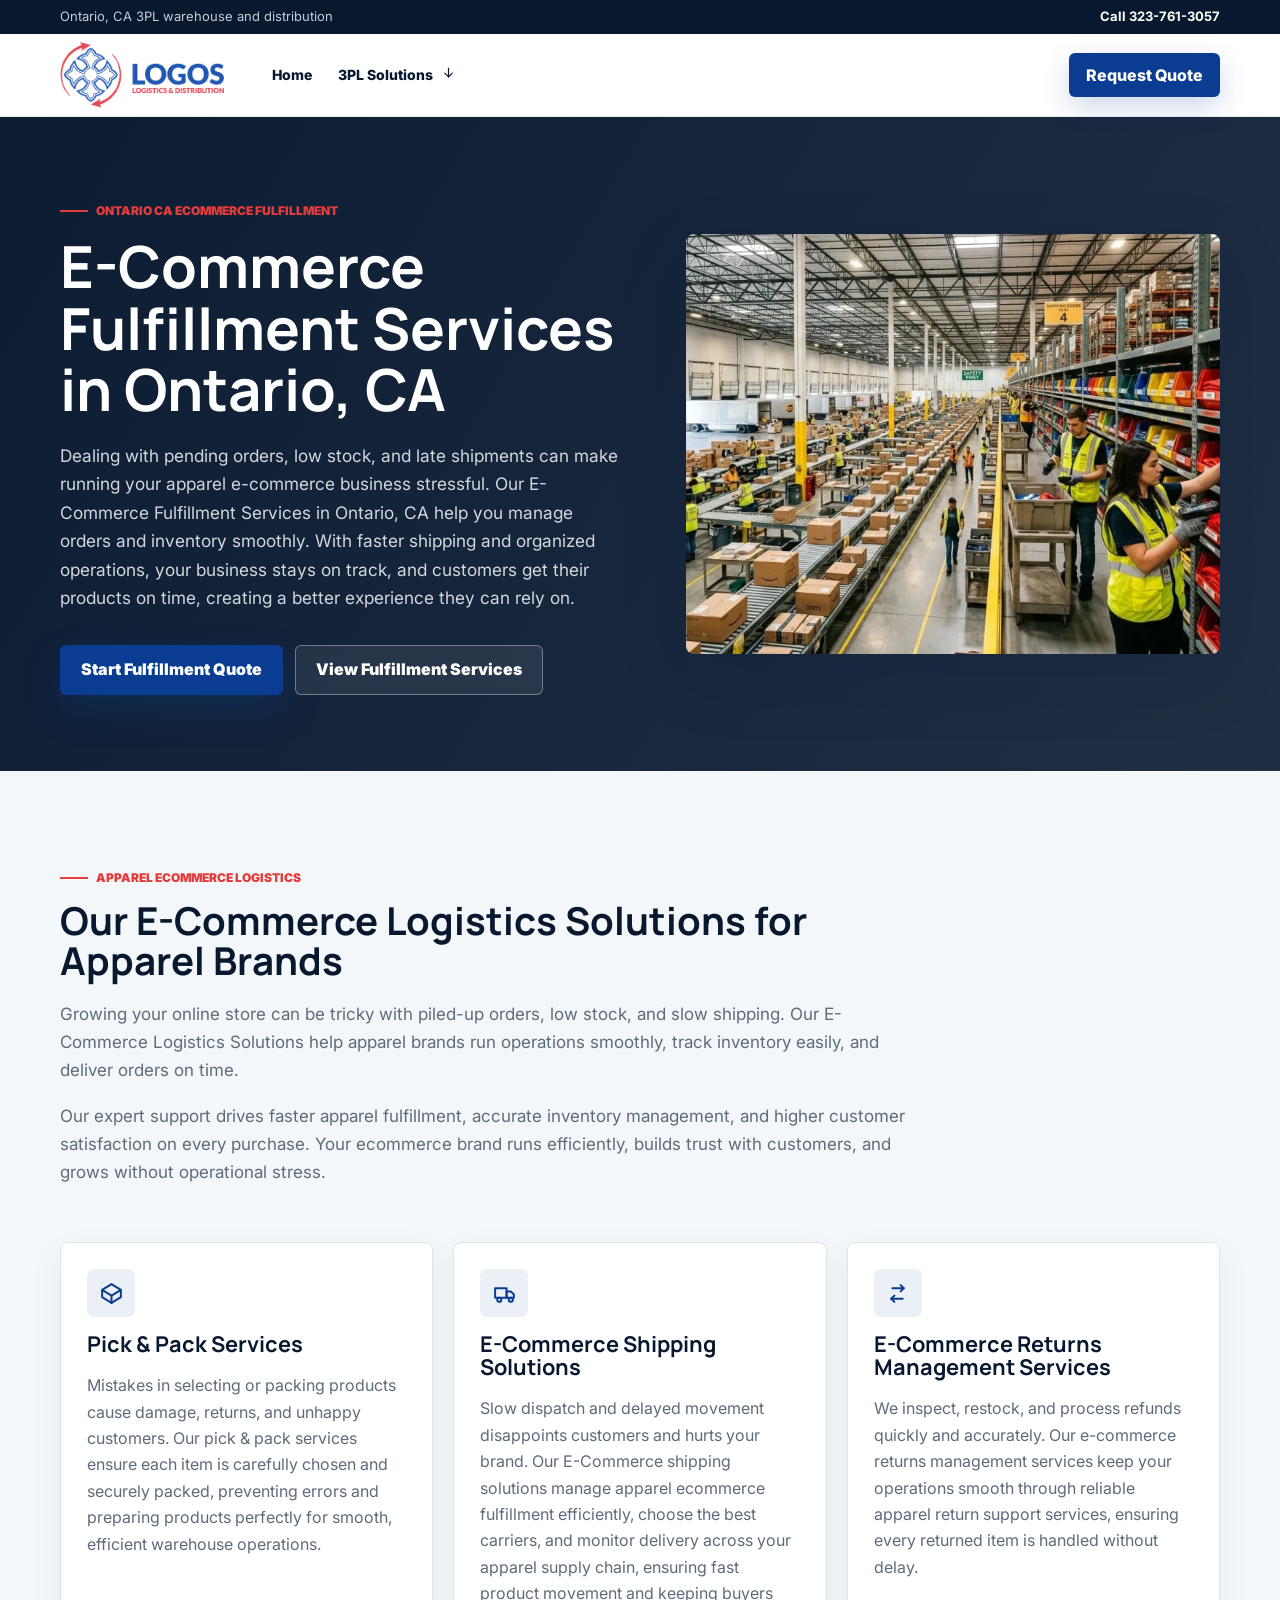
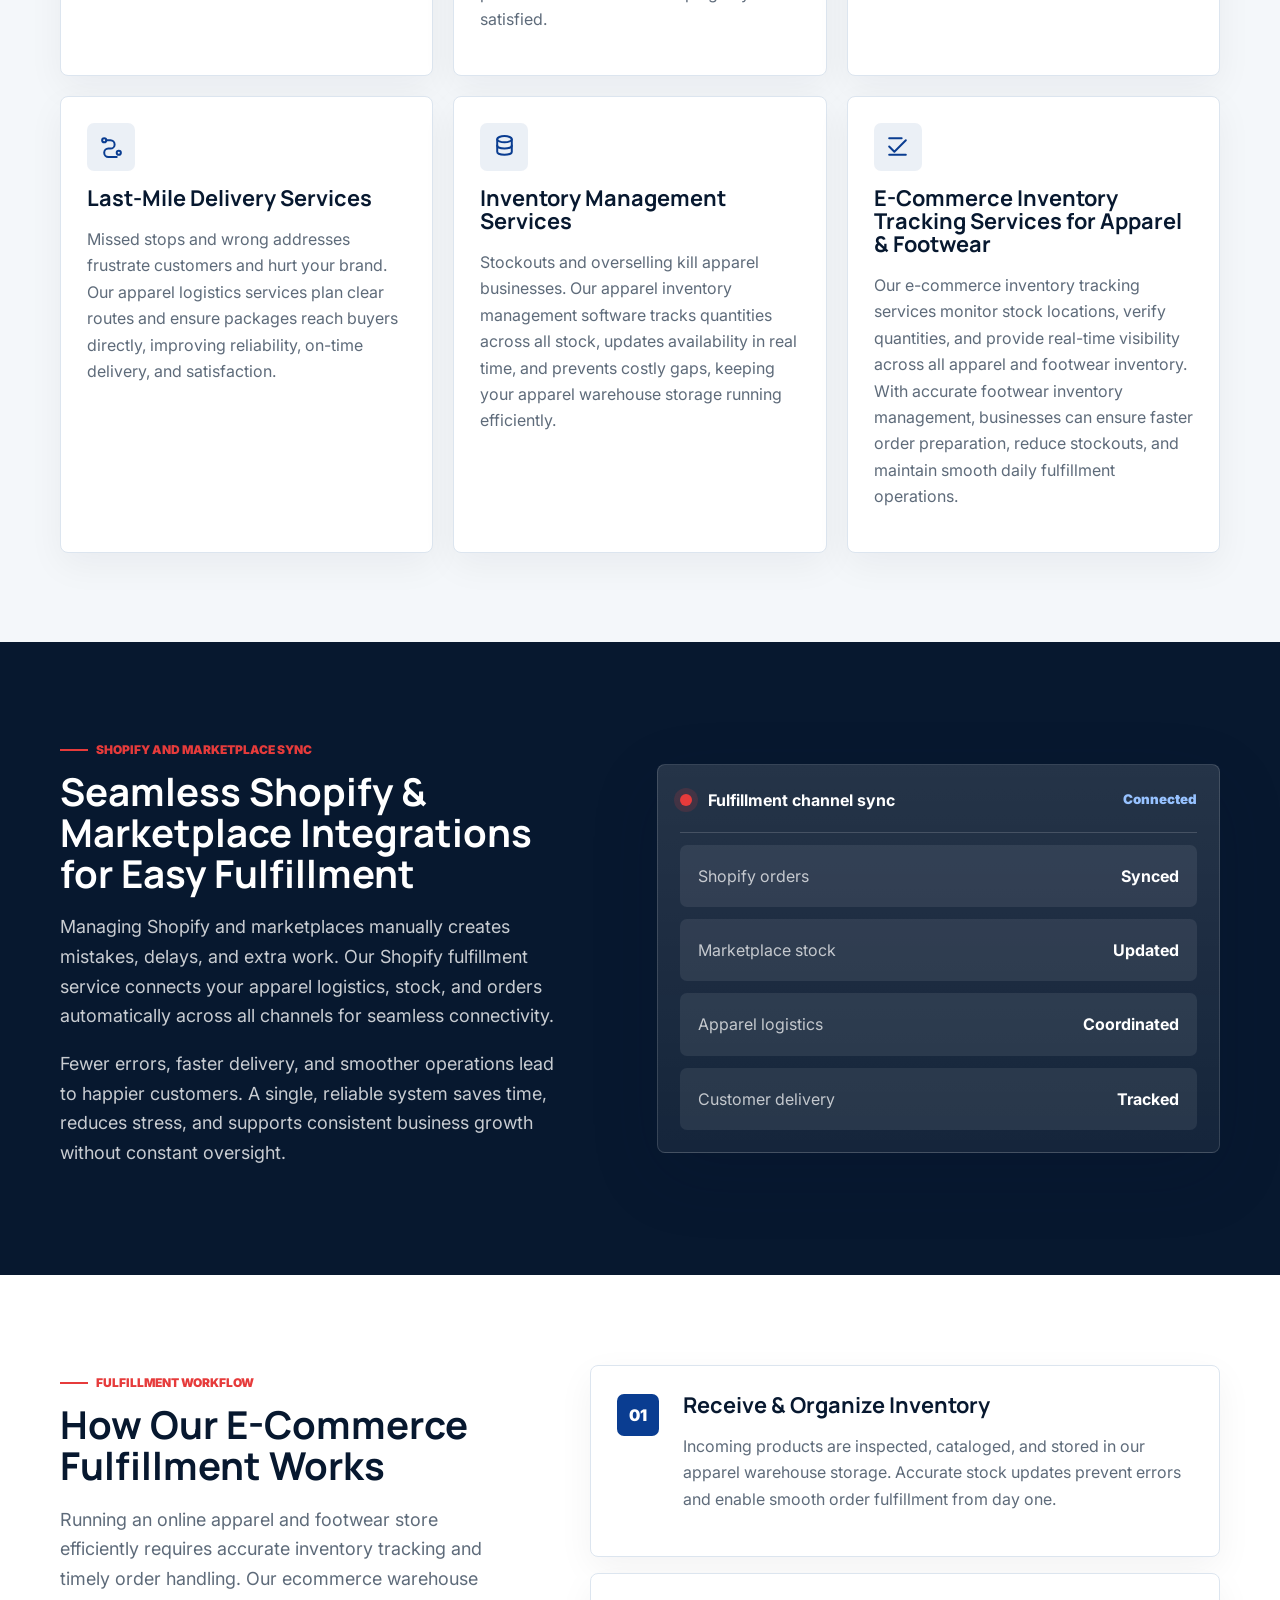
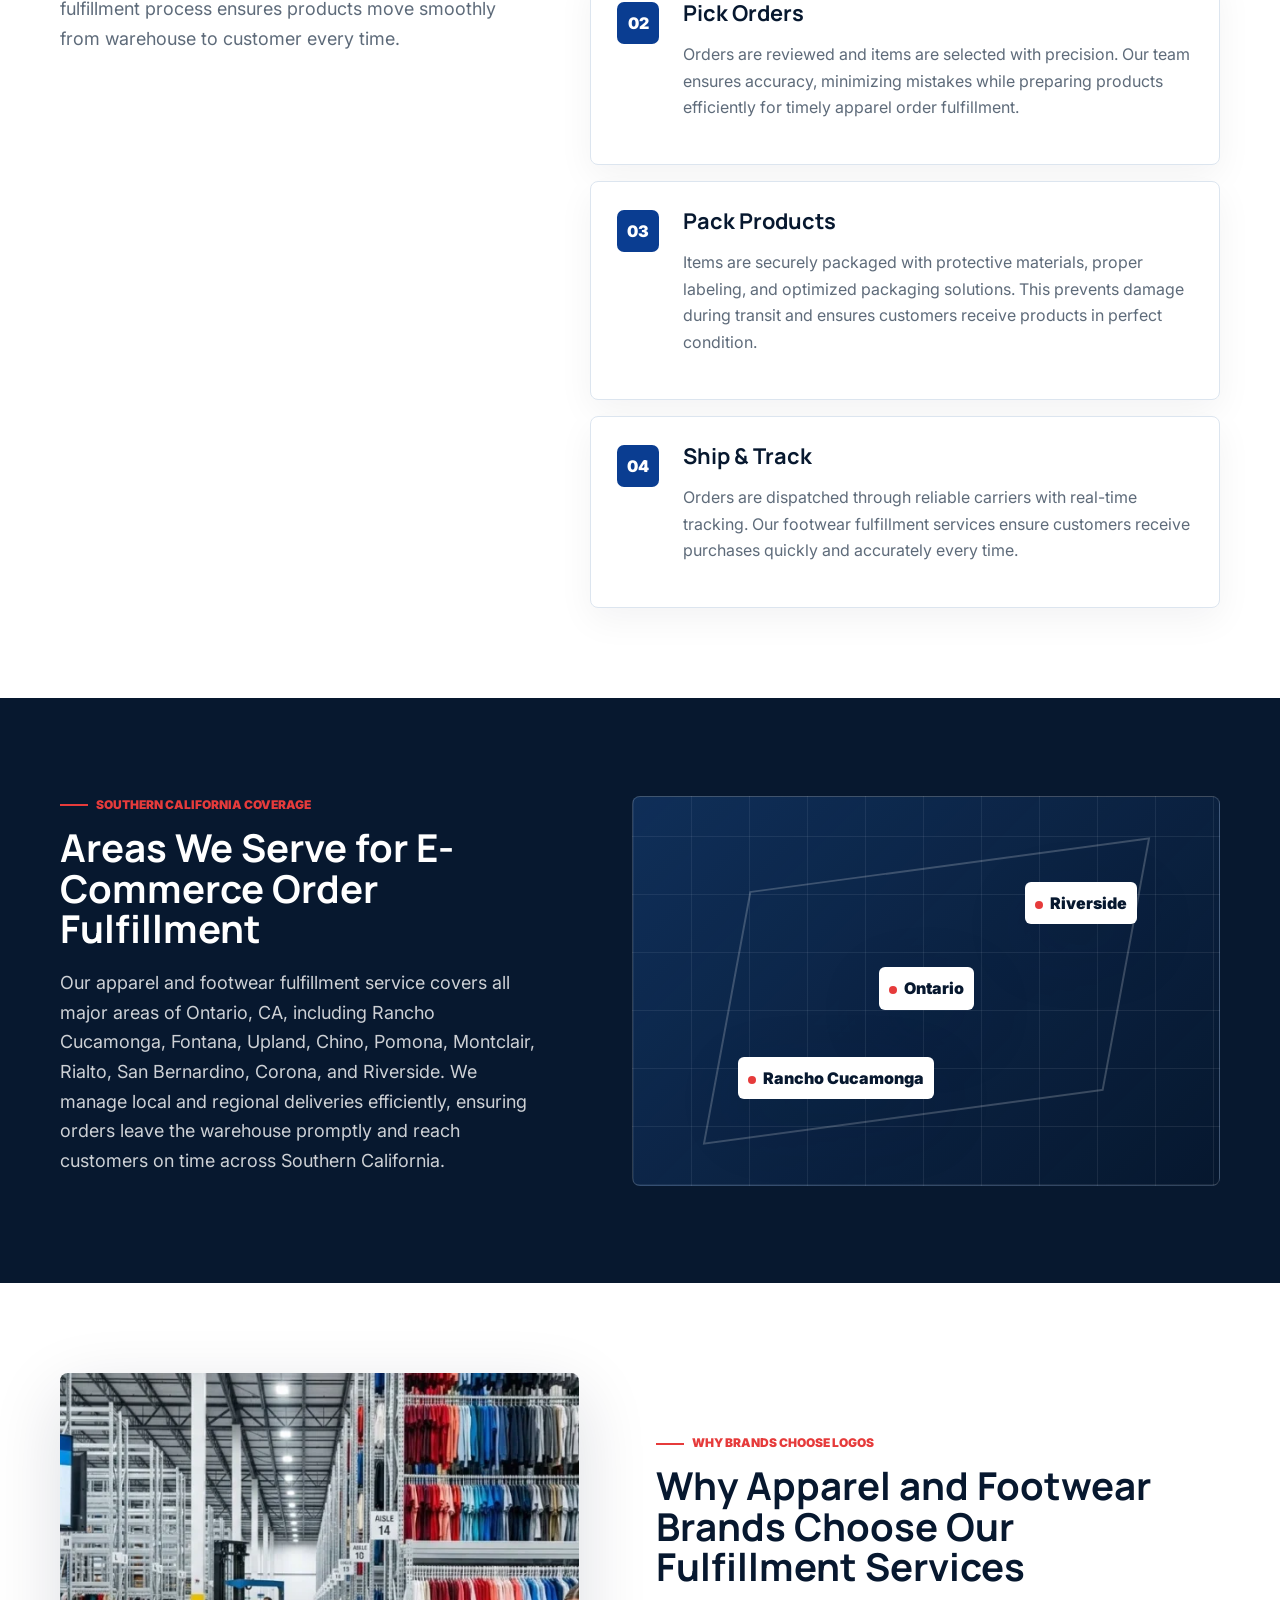
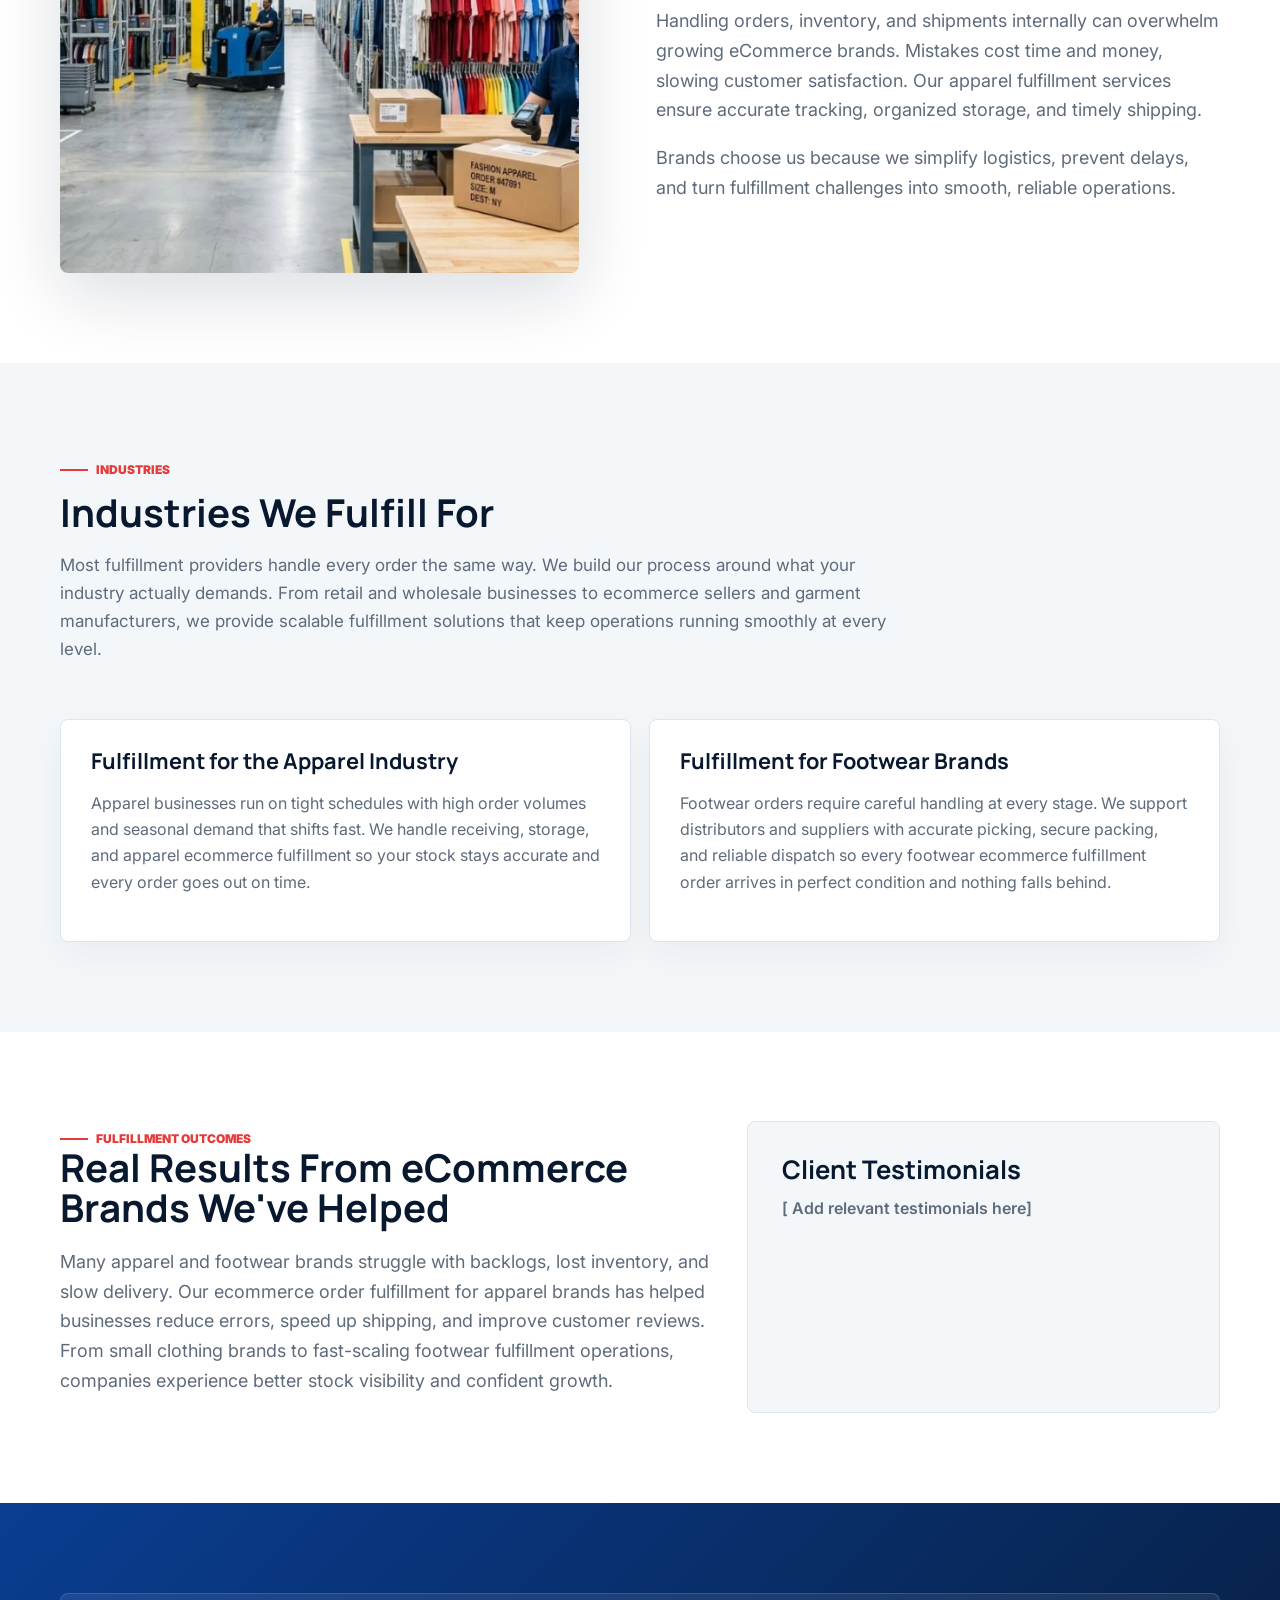
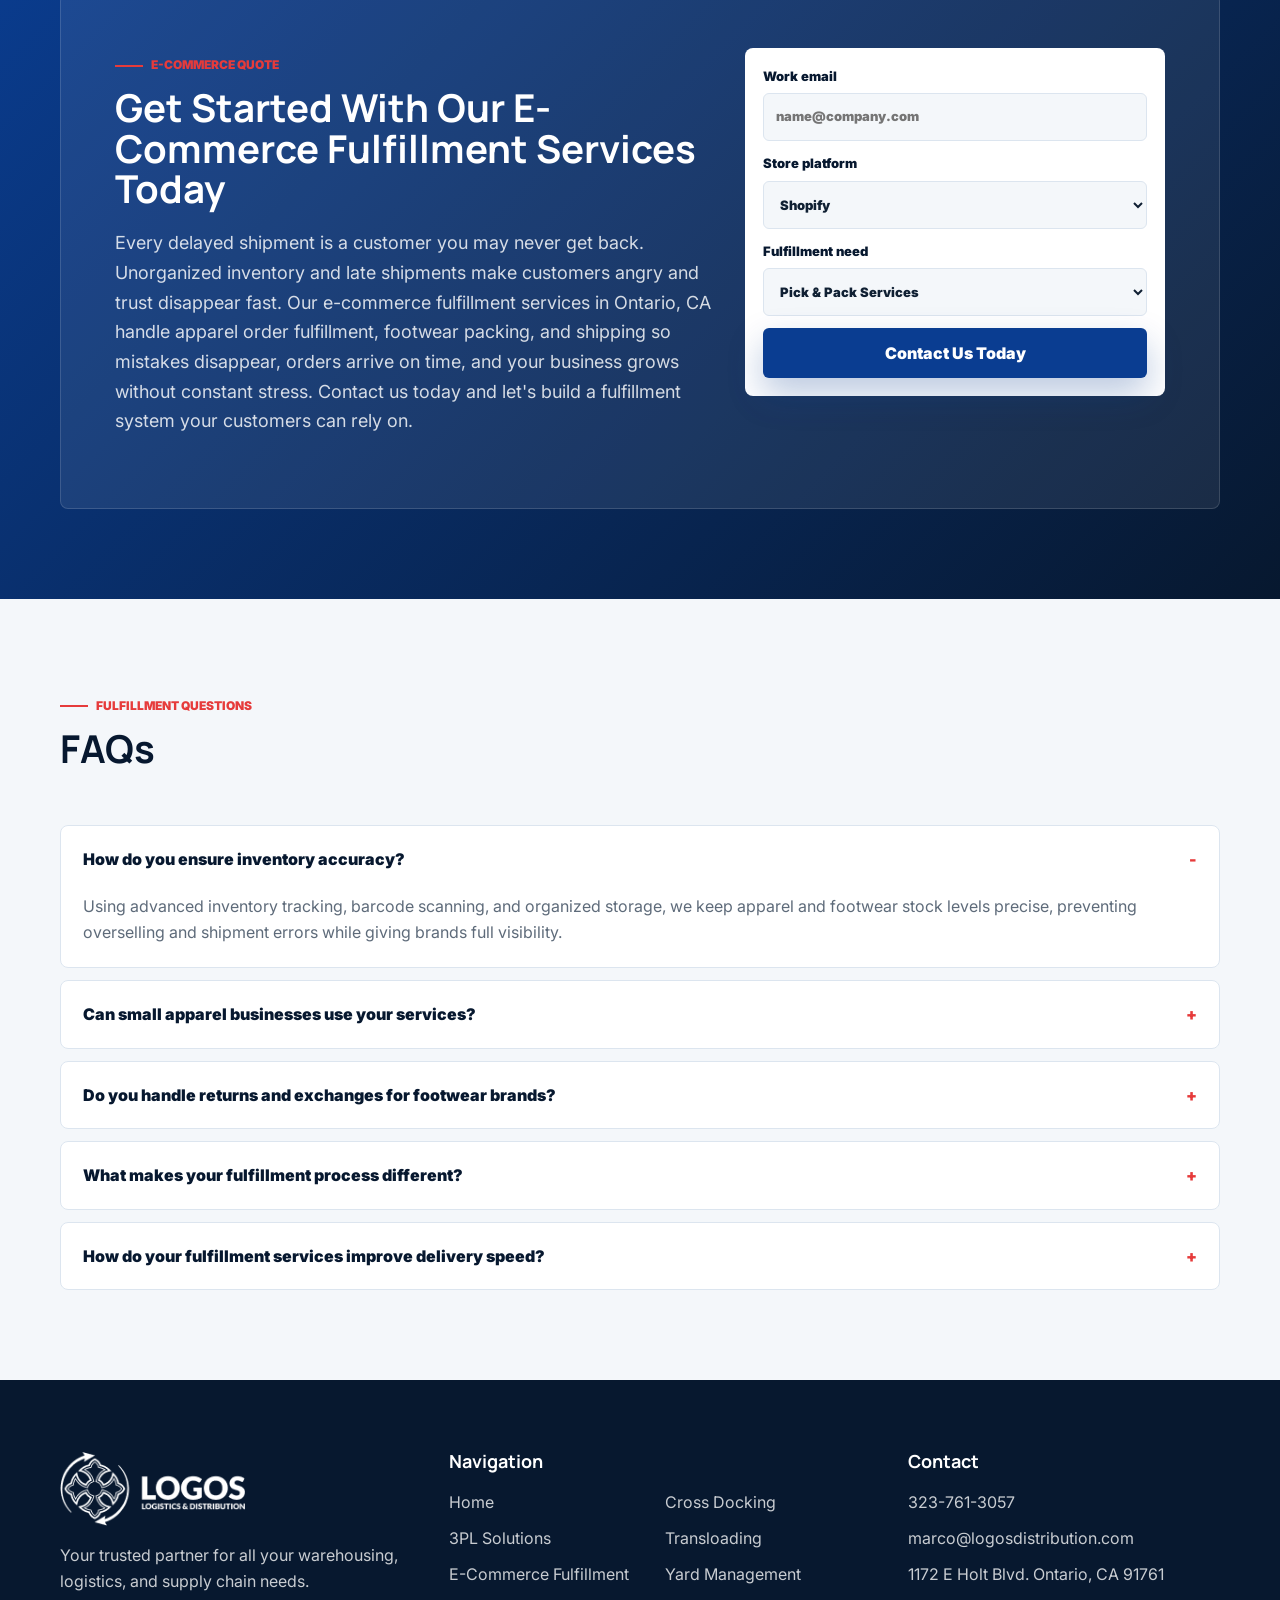
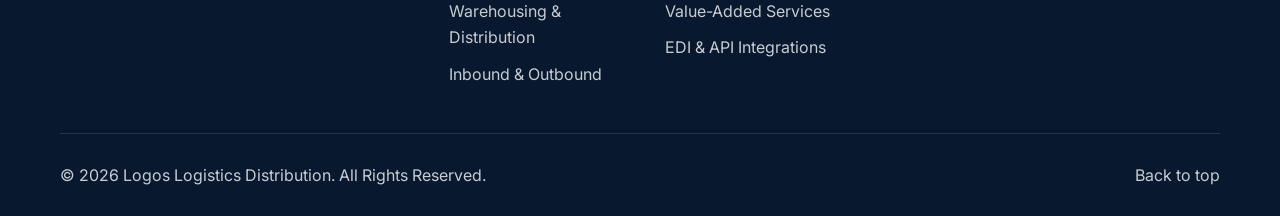
<file: e-commerce-fulfillment.html>
<!doctype html>
<html lang="en">
<head>
  <meta charset="utf-8">
  <meta name="viewport" content="width=device-width, initial-scale=1">
  <meta name="source-heading" content="Meta title :">
  <title>E-Commerce Fulfillment Services in Ontario, CA | Logos Logistics Distribution</title>
  <meta name="description" content="Dealing with pending orders, low stock, and late shipments can make running your apparel e-commerce business stressful. Our E-Commerce Fulfillment Services in Ontario, CA help you manage orders and inventory smoothly. With faster shipping and organized operations, your business stays on track, and customers get their products on time, creating a better experience they can rely on.">
  <link rel="preconnect" href="https://fonts.googleapis.com">
  <link rel="preconnect" href="https://fonts.gstatic.com" crossorigin>
  <link href="https://fonts.googleapis.com/css2?family=Inter:wght@400;500;600;700;800&family=Manrope:wght@600;700;800&display=swap" rel="stylesheet">
  <link rel="stylesheet" href="styles.css?v=20260515-ui-polish">
</head>
<body class="inner-page ecommerce-page">
  <a class="skip-link" href="#main">Skip to content</a>
  <header class="site-header">
    <div class="topline">
      <div class="container topline-inner">
        <span>Ontario, CA 3PL warehouse and distribution</span>
        <a href="tel:3237613057">Call 323-761-3057</a>
      </div>
    </div>
    <div class="container nav-shell">
      <a class="brand" href="index.html" aria-label="Logos Logistics Distribution home">
        <img src="assets/logo.png" alt="Logos Logistics Distribution logo">
      </a>
      <nav class="desktop-nav" aria-label="Primary navigation">
        <a href="index.html">Home</a>
        <div class="mega">
          <button type="button" class="mega-trigger" aria-expanded="false">
            3PL Solutions
            <span><svg viewBox="0 0 24 24" aria-hidden="true" fill="none" stroke="currentColor" stroke-width="1.9" stroke-linecap="round" stroke-linejoin="round"><path d="M5 12h14"/><path d="m13 6 6 6-6 6"/></svg></span>
          </button>
          <div class="mega-panel" aria-label="3PL Solutions menu">
            <div class="mega-copy">
              <strong>Service architecture</strong>
              <p>Warehousing, fulfillment, cross dock, yard management, and EDI/API workflows organized for operational buyers.</p>
            </div>
            <div class="mega-grid"><a href="3pl-solutions.html" class="mega-card">
        <span>3PL Solutions</span>
        <small>Full logistics architecture</small>
      </a><a href="e-commerce-fulfillment.html" class="mega-card">
        <span>E-Commerce Fulfillment</span>
        <small>Operational service page</small>
      </a><a href="warehousing-distribution.html" class="mega-card">
        <span>Warehousing &amp; Distribution</span>
        <small>Operational service page</small>
      </a><a href="inbound-outbound.html" class="mega-card">
        <span>Inbound &amp; Outbound</span>
        <small>Operational service page</small>
      </a><a href="cross-docking.html" class="mega-card">
        <span>Cross Docking</span>
        <small>Operational service page</small>
      </a><a href="transloading.html" class="mega-card">
        <span>Transloading</span>
        <small>Operational service page</small>
      </a><a href="yard-management.html" class="mega-card">
        <span>Yard Management</span>
        <small>Operational service page</small>
      </a><a href="value-added-services.html" class="mega-card">
        <span>Value-Added Services</span>
        <small>Operational service page</small>
      </a><a href="edi-api-integrations.html" class="mega-card">
        <span>EDI &amp; API Integrations</span>
        <small>Operational service page</small>
      </a></div>
          </div>
        </div>
      </nav>
      <a class="nav-cta" href="#quote">Request Quote</a>
      <button class="menu-toggle" type="button" aria-expanded="false" aria-controls="mobile-menu" aria-label="Open menu">
        <span></span><span></span><span></span>
      </button>
    </div>
    <div id="mobile-menu" class="mobile-menu" hidden>
      <div class="container">
        <a href="index.html">Home</a><a href="3pl-solutions.html">3PL Solutions</a><a aria-current="page" href="e-commerce-fulfillment.html">E-Commerce Fulfillment</a><a href="warehousing-distribution.html">Warehousing &amp; Distribution</a><a href="inbound-outbound.html">Inbound &amp; Outbound</a><a href="cross-docking.html">Cross Docking</a><a href="transloading.html">Transloading</a><a href="yard-management.html">Yard Management</a><a href="value-added-services.html">Value-Added Services</a><a href="edi-api-integrations.html">EDI &amp; API Integrations</a>
        <a class="mobile-cta" href="#quote">Request Quote</a>
      </div>
    </div>
  </header>
  <main id="main">

    <section class="inner-hero">
      <div class="container inner-hero-grid">
        <div class="reveal">
          <span class="eyebrow">Ontario CA ecommerce fulfillment</span>
          <h1>E-Commerce Fulfillment Services in Ontario, CA</h1>
          <p>Dealing with pending orders, low stock, and late shipments can make running your apparel e-commerce business stressful. Our E-Commerce Fulfillment Services in Ontario, CA help you manage orders and inventory smoothly. With faster shipping and organized operations, your business stays on track, and customers get their products on time, creating a better experience they can rely on.</p>
          <div class="hero-actions">
            <a class="btn primary" href="#quote">Start Fulfillment Quote</a>
            <a class="btn secondary" href="#solutions">View Fulfillment Services</a>
          </div>
        </div>
        <figure class="inner-media reveal">
          <img src="assets/apparel-fulfillment.webp" alt="E-commerce fulfillment operations for apparel orders">
        </figure>
      </div>
    </section>

    <section id="solutions" class="section light">
      <div class="container">
        <div class="section-intro reveal">
          <span class="eyebrow">Apparel ecommerce logistics</span>
          <h2>Our E-Commerce Logistics Solutions for Apparel Brands</h2>
          <p>Growing your online store can be tricky with piled-up orders, low stock, and slow shipping. Our E-Commerce Logistics Solutions help apparel brands run operations smoothly, track inventory easily, and deliver orders on time.</p><p>Our expert support drives faster apparel fulfillment, accurate inventory management, and higher customer satisfaction on every purchase. Your ecommerce brand runs efficiently, builds trust with customers, and grows without operational stress.</p>
        </div>
        <div class="service-grid">
          <article class="service-card reveal">
                <div class="service-icon"><svg viewBox="0 0 24 24" aria-hidden="true" fill="none" stroke="currentColor" stroke-width="1.9" stroke-linecap="round" stroke-linejoin="round"><path d="M21 8.5 12 3 3 8.5v7L12 21l9-5.5z"/><path d="M3.3 8.7 12 14l8.7-5.3"/><path d="M12 14v7"/></svg></div>
                <div>
                  <h3>Pick &amp; Pack Services</h3>
                  <p>Mistakes in selecting or packing products cause damage, returns, and unhappy customers. Our pick &amp; pack services ensure each item is carefully chosen and securely packed, preventing errors and preparing products perfectly for smooth, efficient warehouse operations.</p>
                </div>
              </article><article class="service-card reveal">
                <div class="service-icon"><svg viewBox="0 0 24 24" aria-hidden="true" fill="none" stroke="currentColor" stroke-width="1.9" stroke-linecap="round" stroke-linejoin="round"><path d="M3 7h11v9H3z"/><path d="M14 10h4l3 3v3h-7z"/><circle cx="7" cy="18" r="2"/><circle cx="18" cy="18" r="2"/></svg></div>
                <div>
                  <h3>E-Commerce Shipping Solutions</h3>
                  <p>Slow dispatch and delayed movement disappoints customers and hurts your brand. Our E-Commerce shipping solutions manage apparel ecommerce fulfillment efficiently, choose the best carriers, and monitor delivery across your apparel supply chain, ensuring fast product movement and keeping buyers satisfied.</p>
                </div>
              </article><article class="service-card reveal">
                <div class="service-icon"><svg viewBox="0 0 24 24" aria-hidden="true" fill="none" stroke="currentColor" stroke-width="1.9" stroke-linecap="round" stroke-linejoin="round"><path d="M7 7h11l-3-3"/><path d="M17 17H6l3 3"/><path d="M18 7l-3 3"/><path d="M6 17l3-3"/></svg></div>
                <div>
                  <h3>E-Commerce Returns Management Services</h3>
                  <p>We inspect, restock, and process refunds quickly and accurately. Our e-commerce returns management services keep your operations smooth through reliable apparel return support services, ensuring every returned item is handled without delay.</p>
                </div>
              </article><article class="service-card reveal">
                <div class="service-icon"><svg viewBox="0 0 24 24" aria-hidden="true" fill="none" stroke="currentColor" stroke-width="1.9" stroke-linecap="round" stroke-linejoin="round"><circle cx="5" cy="6" r="2"/><circle cx="19" cy="18" r="2"/><path d="M7 6h4a4 4 0 0 1 0 8H9a4 4 0 0 0 0 8h8"/></svg></div>
                <div>
                  <h3>Last-Mile Delivery Services</h3>
                  <p>Missed stops and wrong addresses frustrate customers and hurt your brand. Our apparel logistics services plan clear routes and ensure packages reach buyers directly, improving reliability, on-time delivery, and satisfaction.</p>
                </div>
              </article><article class="service-card reveal">
                <div class="service-icon"><svg viewBox="0 0 24 24" aria-hidden="true" fill="none" stroke="currentColor" stroke-width="1.9" stroke-linecap="round" stroke-linejoin="round"><ellipse cx="12" cy="5" rx="7" ry="3"/><path d="M5 5v6c0 1.7 3.1 3 7 3s7-1.3 7-3V5"/><path d="M5 11v6c0 1.7 3.1 3 7 3s7-1.3 7-3v-6"/></svg></div>
                <div>
                  <h3>Inventory Management Services</h3>
                  <p>Stockouts and overselling kill apparel businesses. Our apparel inventory management software tracks quantities across all stock, updates availability in real time, and prevents costly gaps, keeping your apparel warehouse storage running efficiently.</p>
                </div>
              </article><article class="service-card reveal">
                <div class="service-icon"><svg viewBox="0 0 24 24" aria-hidden="true" fill="none" stroke="currentColor" stroke-width="1.9" stroke-linecap="round" stroke-linejoin="round"><path d="M20 6 9 17l-5-5"/><path d="M4 20h16"/><path d="M4 4h12"/></svg></div>
                <div>
                  <h3>E-Commerce Inventory Tracking Services for Apparel &amp; Footwear</h3>
                  <p>Our e-commerce inventory tracking services monitor stock locations, verify quantities, and provide real-time visibility across all apparel and footwear inventory. With accurate footwear inventory management, businesses can ensure faster order preparation, reduce stockouts, and maintain smooth daily fulfillment operations.</p>
                </div>
              </article>
        </div>
      </div>
    </section>

    <section class="section tech-section">
      <div class="container tech-grid">
        <div class="tech-copy reveal">
          <span class="eyebrow">Shopify and marketplace sync</span>
          <h2>Seamless Shopify &amp; Marketplace Integrations for Easy Fulfillment</h2>
          <p>Managing Shopify and marketplaces manually creates mistakes, delays, and extra work. Our Shopify fulfillment service connects your apparel logistics, stock, and orders automatically across all channels for seamless connectivity.</p><p>Fewer errors, faster delivery, and smoother operations lead to happier customers. A single, reliable system saves time, reduces stress, and supports consistent business growth without constant oversight.</p>
        </div>
        <div class="dashboard reveal" aria-label="E-commerce integration dashboard">
          <div class="dash-header"><span></span><strong>Fulfillment channel sync</strong><small>Connected</small></div>
          <div class="dash-row"><span>Shopify orders</span><strong>Synced</strong></div>
          <div class="dash-row"><span>Marketplace stock</span><strong>Updated</strong></div>
          <div class="dash-row"><span>Apparel logistics</span><strong>Coordinated</strong></div>
          <div class="dash-row"><span>Customer delivery</span><strong>Tracked</strong></div>
        </div>
      </div>
    </section>

    <section class="section">
      <div class="container split">
        <div class="sticky-copy reveal">
          <span class="eyebrow">Fulfillment workflow</span>
          <h2>How Our E-Commerce Fulfillment Works</h2>
          <p>Running an online apparel and footwear store efficiently requires accurate inventory tracking and timely order handling. Our ecommerce warehouse fulfillment process ensures products move smoothly from warehouse to customer every time.</p>
        </div>
        <div class="process-list">
          <article class="process-step reveal">
                <span>01</span>
                <h3>Receive &amp; Organize Inventory</h3>
                <p>Incoming products are inspected, cataloged, and stored in our apparel warehouse storage. Accurate stock updates prevent errors and enable smooth order fulfillment from day one.</p>
              </article><article class="process-step reveal">
                <span>02</span>
                <h3>Pick Orders</h3>
                <p>Orders are reviewed and items are selected with precision. Our team ensures accuracy, minimizing mistakes while preparing products efficiently for timely apparel order fulfillment.</p>
              </article><article class="process-step reveal">
                <span>03</span>
                <h3>Pack Products</h3>
                <p>Items are securely packaged with protective materials, proper labeling, and optimized packaging solutions. This prevents damage during transit and ensures customers receive products in perfect condition.</p>
              </article><article class="process-step reveal">
                <span>04</span>
                <h3>Ship &amp; Track</h3>
                <p>Orders are dispatched through reliable carriers with real-time tracking. Our footwear fulfillment services ensure customers receive purchases quickly and accurately every time.</p>
              </article>
        </div>
      </div>
    </section>

    <section class="section location-band">
      <div class="container location-grid">
        <div class="location-copy reveal">
          <span class="eyebrow">Southern California coverage</span>
          <h2>Areas We Serve for E-Commerce Order Fulfillment</h2>
          <p>Our apparel and footwear fulfillment service covers all major areas of Ontario, CA, including Rancho Cucamonga, Fontana, Upland, Chino, Pomona, Montclair, Rialto, San Bernardino, Corona, and Riverside. We manage local and regional deliveries efficiently, ensuring orders leave the warehouse promptly and reach customers on time across Southern California.</p>
        </div>
        <div class="map-card reveal" aria-label="E-commerce fulfillment service areas">
          <div class="map-lines"></div>
          <span class="pin ontario">Ontario</span>
          <span class="pin port">Rancho Cucamonga</span>
          <span class="pin west">Riverside</span>
        </div>
      </div>
    </section>

    <section class="section">
      <div class="container trust-grid">
        <div class="trust-media reveal">
          <img src="assets/fashion-scale.webp" alt="Apparel ecommerce brand fulfillment">
        </div>
        <div class="trust-copy reveal">
          <span class="eyebrow">Why brands choose Logos</span>
          <h2>Why Apparel and Footwear Brands Choose Our Fulfillment Services</h2>
          <p>Handling orders, inventory, and shipments internally can overwhelm growing eCommerce brands. Mistakes cost time and money, slowing customer satisfaction. Our apparel fulfillment services ensure accurate tracking, organized storage, and timely shipping.</p><p>Brands choose us because we simplify logistics, prevent delays, and turn fulfillment challenges into smooth, reliable operations.</p>
        </div>
      </div>
    </section>

    <section class="section light">
      <div class="container">
        <div class="section-intro reveal">
    <span class="eyebrow">Industries</span>
    <h2>Industries We Fulfill For</h2>
    <p>Most fulfillment providers handle every order the same way. We build our process around what your industry actually demands. From retail and wholesale businesses to ecommerce sellers and garment manufacturers, we provide scalable fulfillment solutions that keep operations running smoothly at every level.</p>
  </div>
        <div class="industry-grid">
          <article class="industry-card reveal">
                <h3>Fulfillment for the Apparel Industry</h3>
                <p>Apparel businesses run on tight schedules with high order volumes and seasonal demand that shifts fast. We handle receiving, storage, and apparel ecommerce fulfillment so your stock stays accurate and every order goes out on time.</p>
              </article><article class="industry-card reveal">
                <h3>Fulfillment for Footwear Brands</h3>
                <p>Footwear orders require careful handling at every stage. We support distributors and suppliers with accurate picking, secure packing, and reliable dispatch so every footwear ecommerce fulfillment order arrives in perfect condition and nothing falls behind.</p>
              </article>
        </div>
      </div>
    </section>

    <section class="section testimonial-section">
      <div class="container quote-grid">
        <div class="quote-copy reveal">
          <span class="eyebrow">Fulfillment outcomes</span>
          <h2>Real Results From eCommerce Brands We've Helped</h2>
          <p>Many apparel and footwear brands struggle with backlogs, lost inventory, and slow delivery. Our ecommerce order fulfillment for apparel brands has helped businesses reduce errors, speed up shipping, and improve customer reviews. From small clothing brands to fast-scaling footwear fulfillment operations, companies experience better stock visibility and confident growth.</p>
        </div>
        <blockquote class="testimonial-placeholder reveal">
          <h2>Client Testimonials</h2>
          <p>[ Add relevant testimonials here]</p>
        </blockquote>
      </div>
    </section>

    <section id="quote" class="section quote-section">
      <div class="container quote-panel reveal">
        <div>
          <span class="eyebrow">E-commerce quote</span>
          <h2>Get Started With Our E-Commerce Fulfillment Services Today</h2>
          <p>Every delayed shipment is a customer you may never get back. Unorganized inventory and late shipments make customers angry and trust disappear fast. Our e-commerce fulfillment services in Ontario, CA handle apparel order fulfillment, footwear packing, and shipping so mistakes disappear, orders arrive on time, and your business grows without constant stress. Contact us today and let's build a fulfillment system your customers can rely on.</p>
        </div>
        <form class="quote-form" aria-label="Request an e-commerce fulfillment quote">
          <label>Work email<input type="email" placeholder="name@company.com"></label>
          <label>Store platform<select><option>Shopify</option><option>Amazon</option><option>Marketplace</option><option>Other ecommerce platform</option></select></label>
          <label>Fulfillment need<select><option>Pick & Pack Services</option><option>E-Commerce Shipping Solutions</option><option>Returns Management</option><option>Inventory Tracking</option></select></label>
          <button type="submit" class="btn primary">Contact Us Today</button>
        </form>
      </div>
    </section>

    <section class="section light faq-section">
      <div class="container">
        <div class="section-intro reveal">
    <span class="eyebrow">Fulfillment questions</span>
    <h2>FAQs</h2>
    
  </div>
        <div class="faq-list">
          <details class="faq-item reveal" open>
                <summary>How do you ensure inventory accuracy?</summary>
                <p>Using advanced inventory tracking, barcode scanning, and organized storage, we keep apparel and footwear stock levels precise, preventing overselling and shipment errors while giving brands full visibility.</p>
              </details><details class="faq-item reveal" >
                <summary>Can small apparel businesses use your services?</summary>
                <p>Yes. Our apparel ecommerce fulfillment solutions scale with your brand, providing reliable, cost-effective shipping for companies of all sizes.</p>
              </details><details class="faq-item reveal" >
                <summary>Do you handle returns and exchanges for footwear brands?</summary>
                <p>Absolutely. Our reverse logistics apparel and footwear processing ensures returned products are handled efficiently, inventory stays accurate, and customers remain satisfied without extra effort from your team.</p>
              </details><details class="faq-item reveal" >
                <summary>What makes your fulfillment process different?</summary>
                <p>Our fulfillment service combines smart technology and expert staff to manage apparel inventory management and footwear orders efficiently, reducing mistakes and ensuring fast, error-free deliveries.</p>
              </details><details class="faq-item reveal" >
                <summary>How do your fulfillment services improve delivery speed?</summary>
                <p>Our apparel logistics and fulfillment process uses real-time inventory tracking, ensuring orders reach customers faster and more reliably than manual handling.</p>
              </details>
        </div>
      </div>
    </section>
  
  </main>
  <footer class="site-footer">
    <div class="container footer-grid">
      <div>
        <a class="footer-brand" href="index.html">
          <img src="assets/logo-white.webp" alt="Logos Logistics Distribution logo">
        </a>
        <p>Your trusted partner for all your warehousing, logistics, and supply chain needs.</p>
      </div>
      <div>
        <h2>Navigation</h2>
        <div class="footer-links"><a href="index.html">Home</a><a href="3pl-solutions.html">3PL Solutions</a><a href="e-commerce-fulfillment.html">E-Commerce Fulfillment</a><a href="warehousing-distribution.html">Warehousing &amp; Distribution</a><a href="inbound-outbound.html">Inbound &amp; Outbound</a><a href="cross-docking.html">Cross Docking</a><a href="transloading.html">Transloading</a><a href="yard-management.html">Yard Management</a><a href="value-added-services.html">Value-Added Services</a><a href="edi-api-integrations.html">EDI &amp; API Integrations</a></div>
      </div>
      <div>
        <h2>Contact</h2>
        <ul class="contact-list">
          <li><a href="tel:3237613057">323-761-3057</a></li>
          <li><a href="mailto:marco@logosdistribution.com">marco@logosdistribution.com</a></li>
          <li>1172 E Holt Blvd. Ontario, CA 91761</li>
        </ul>
      </div>
    </div>
    <div class="container footer-bottom">
      <span>&copy; 2026 Logos Logistics Distribution. All Rights Reserved.</span>
      <a href="#main">Back to top</a>
    </div>
  </footer>
  <script src="app.js" defer></script>
</body>
</html>
</file>
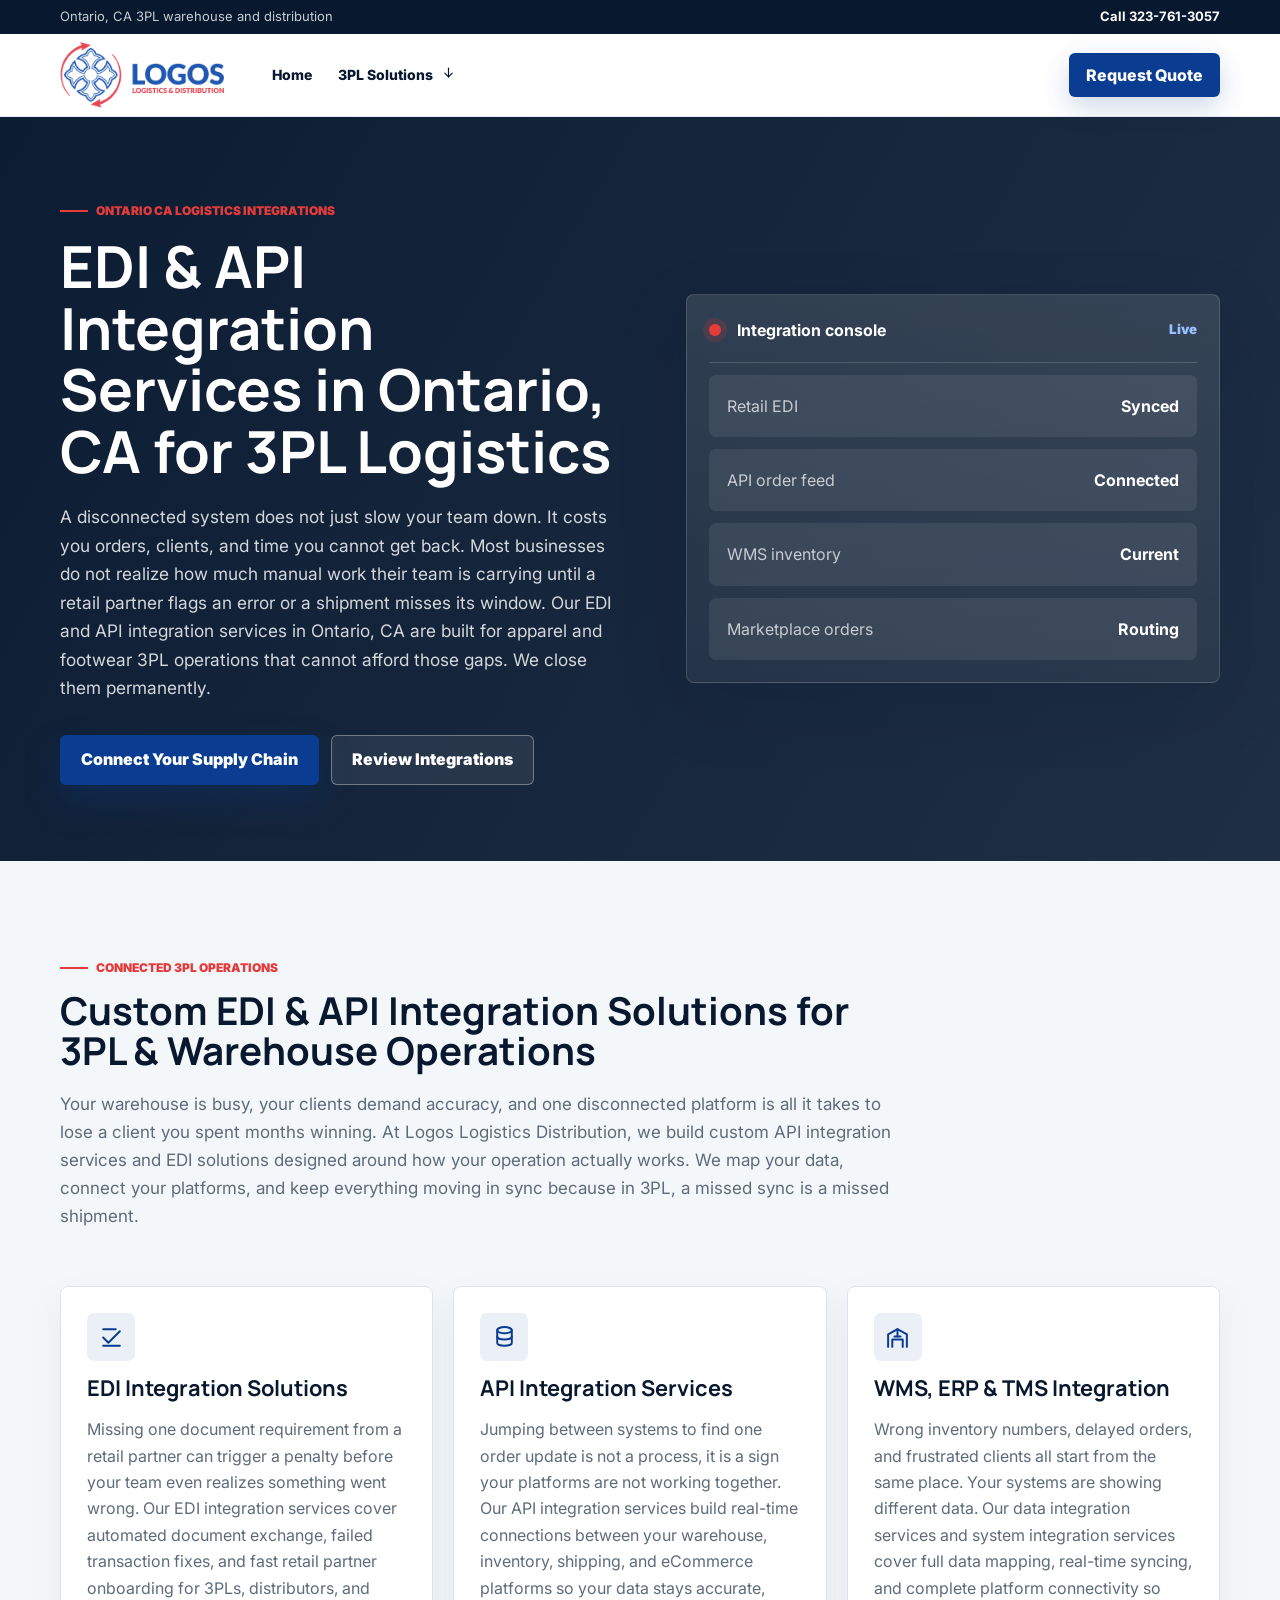
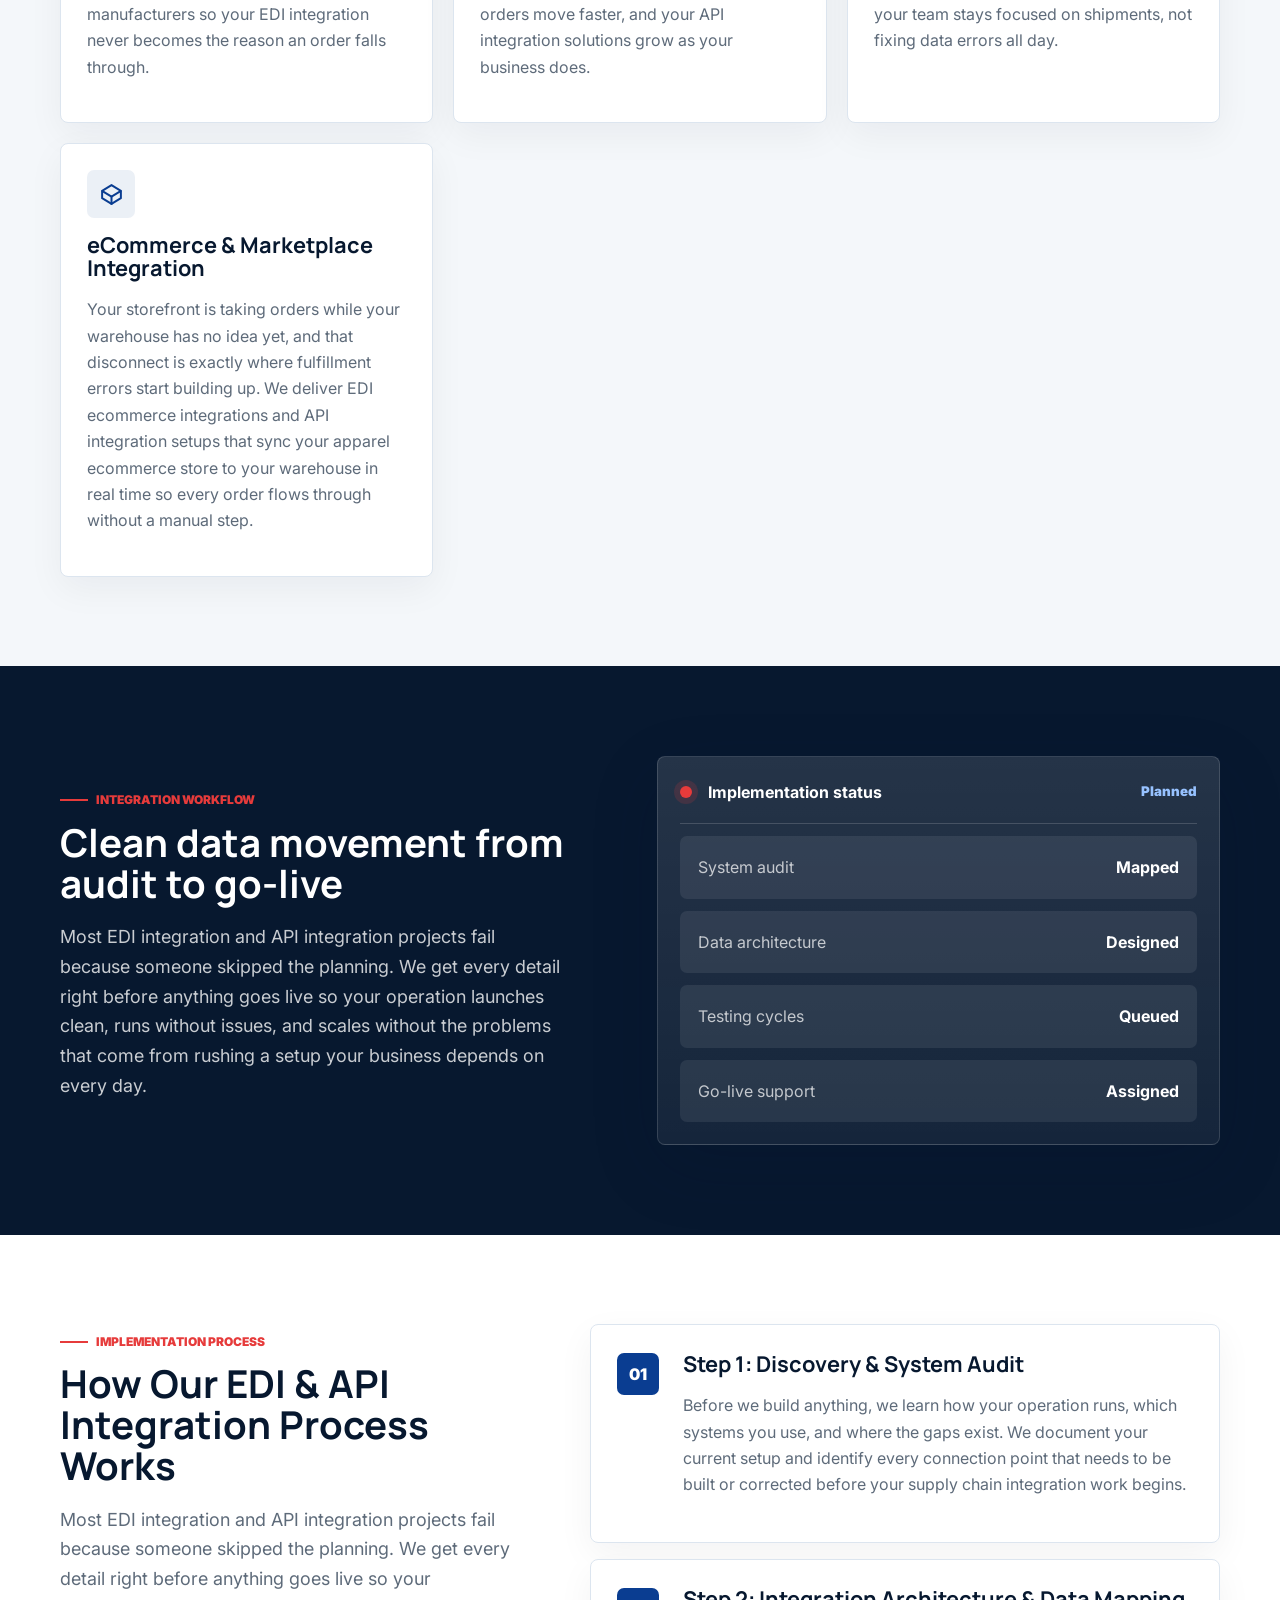
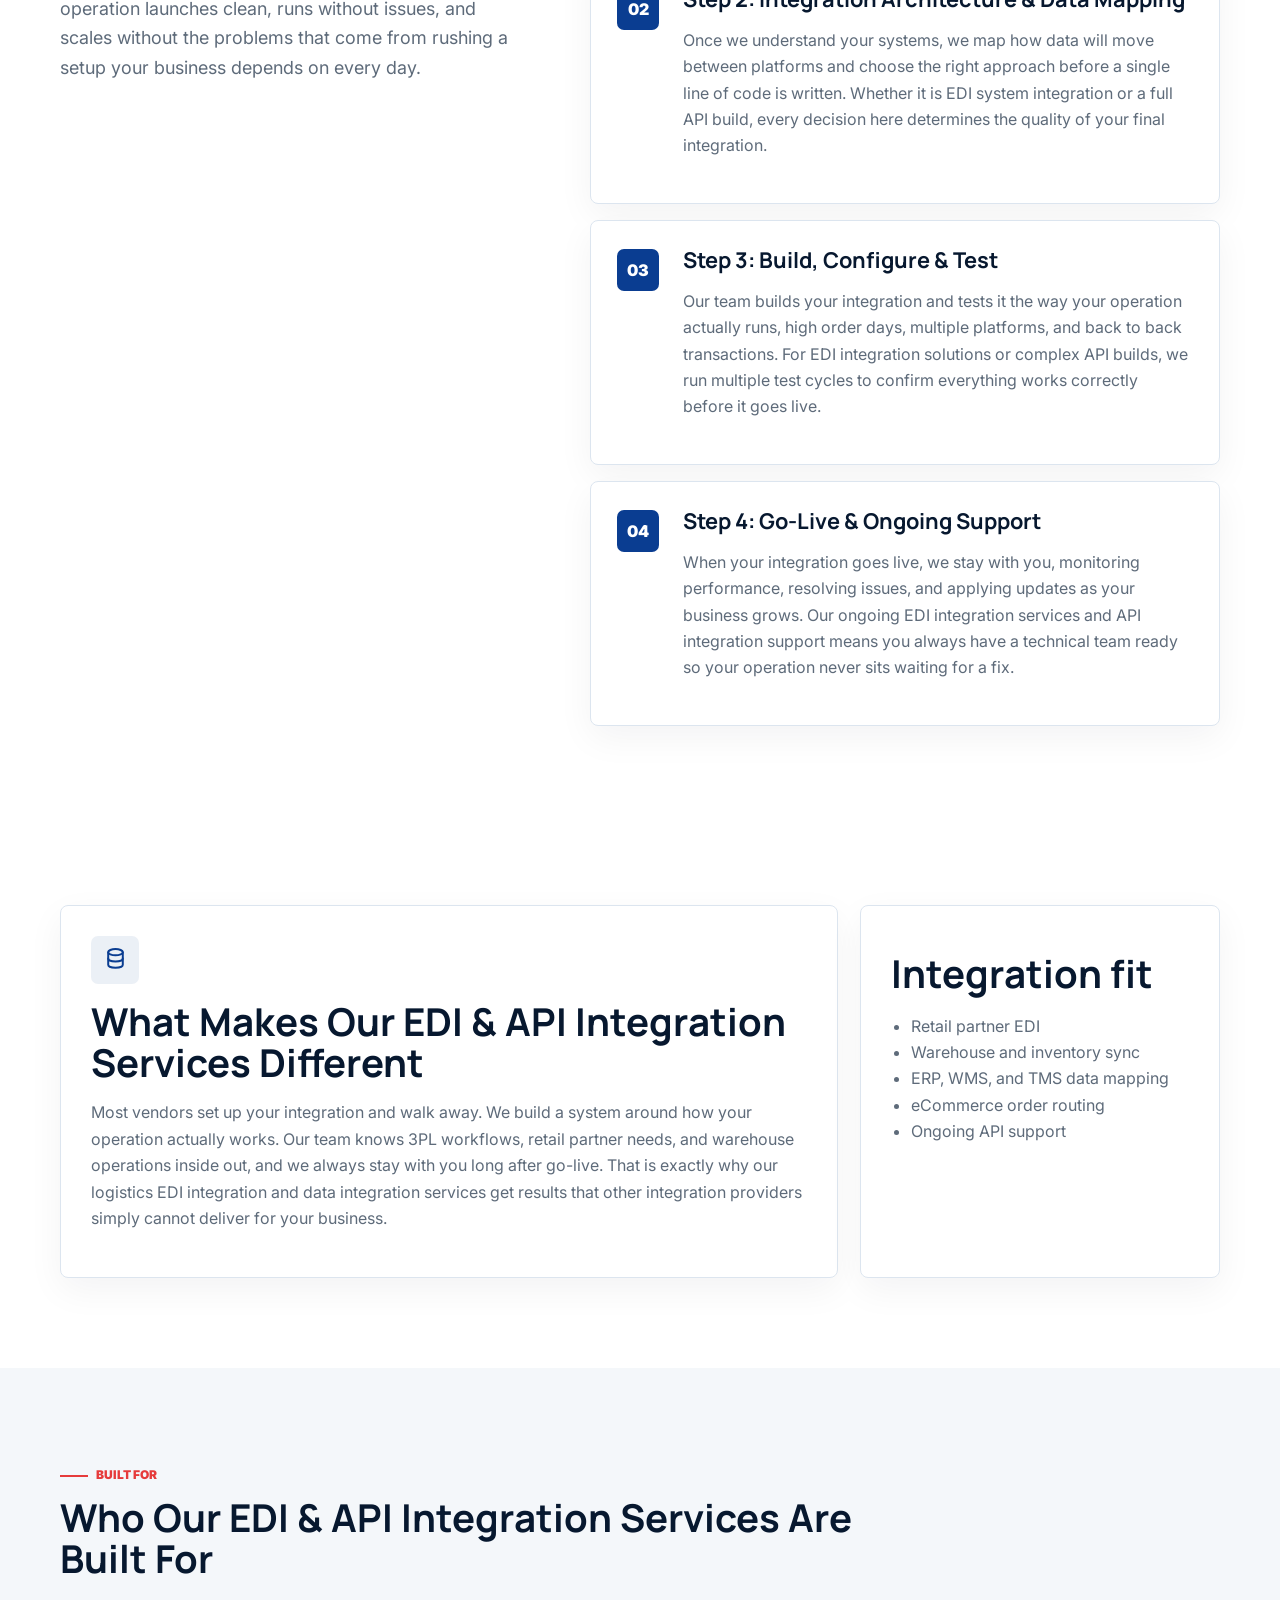
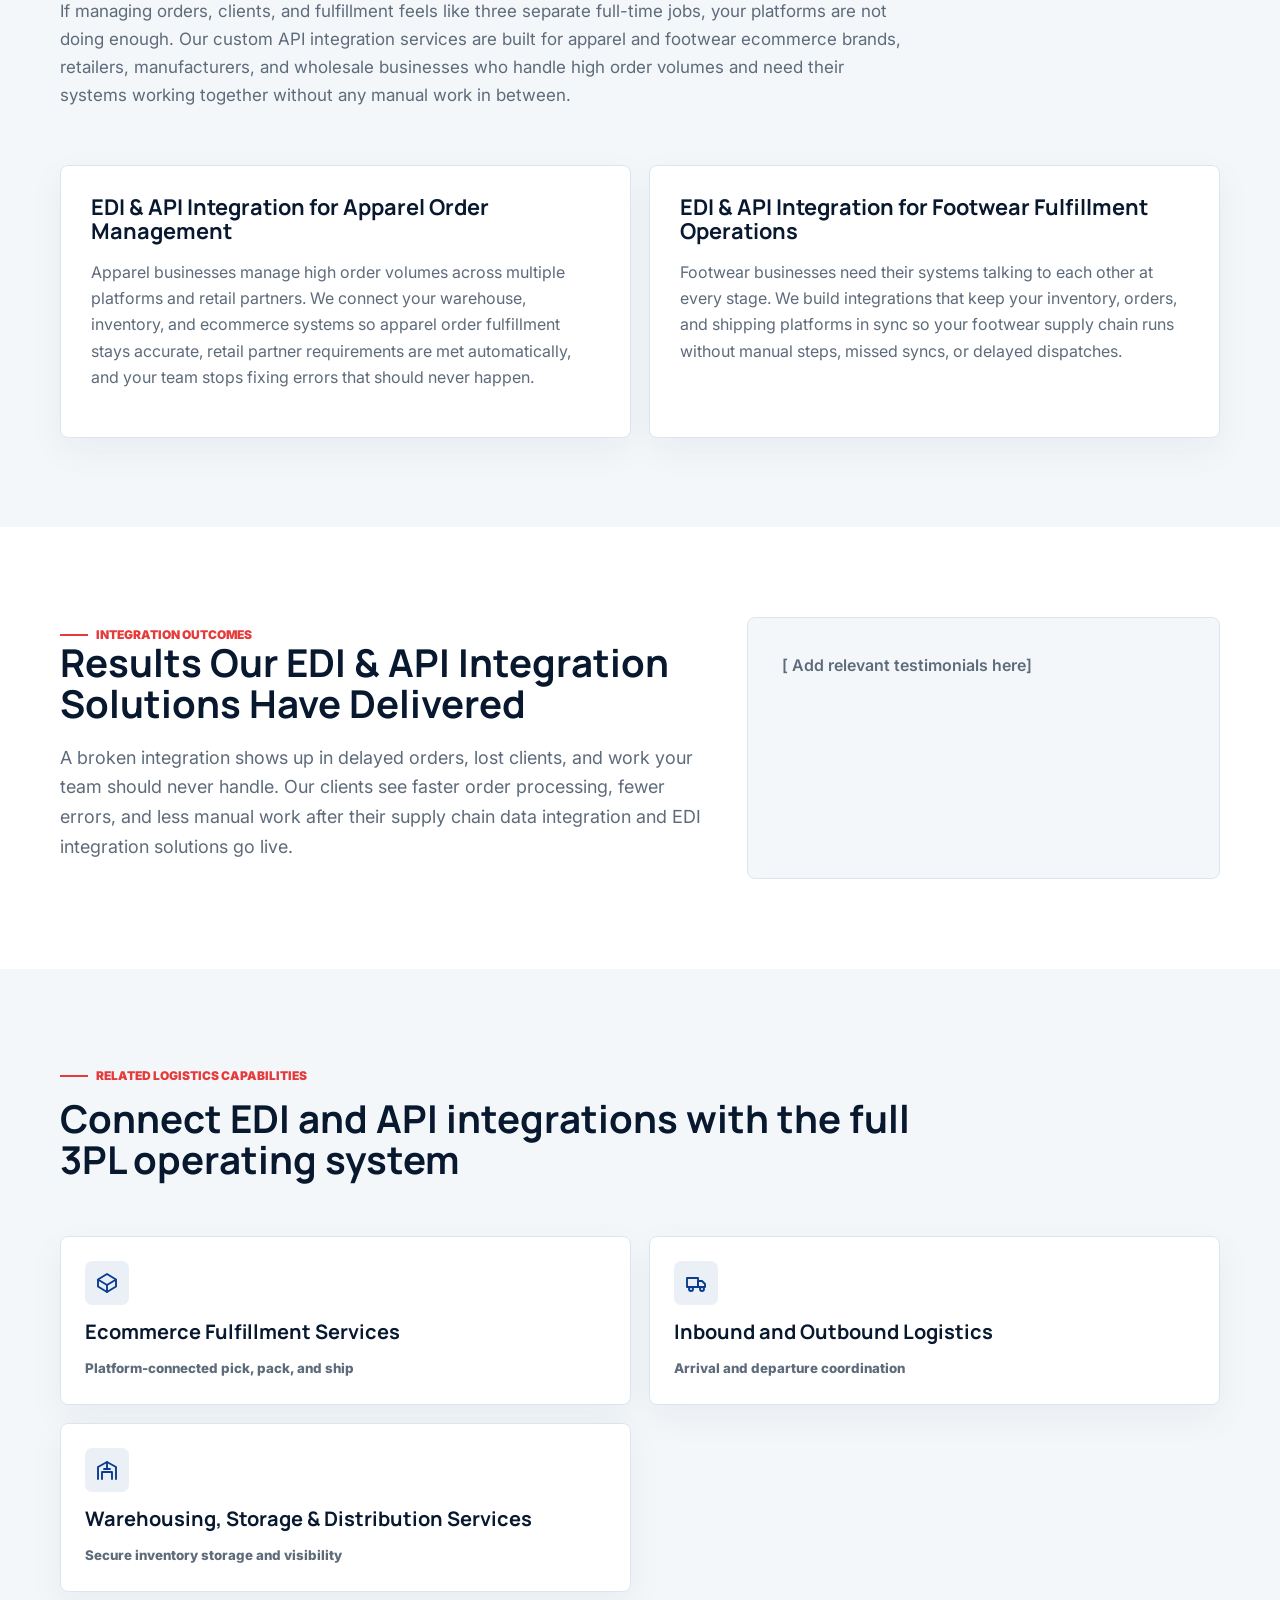
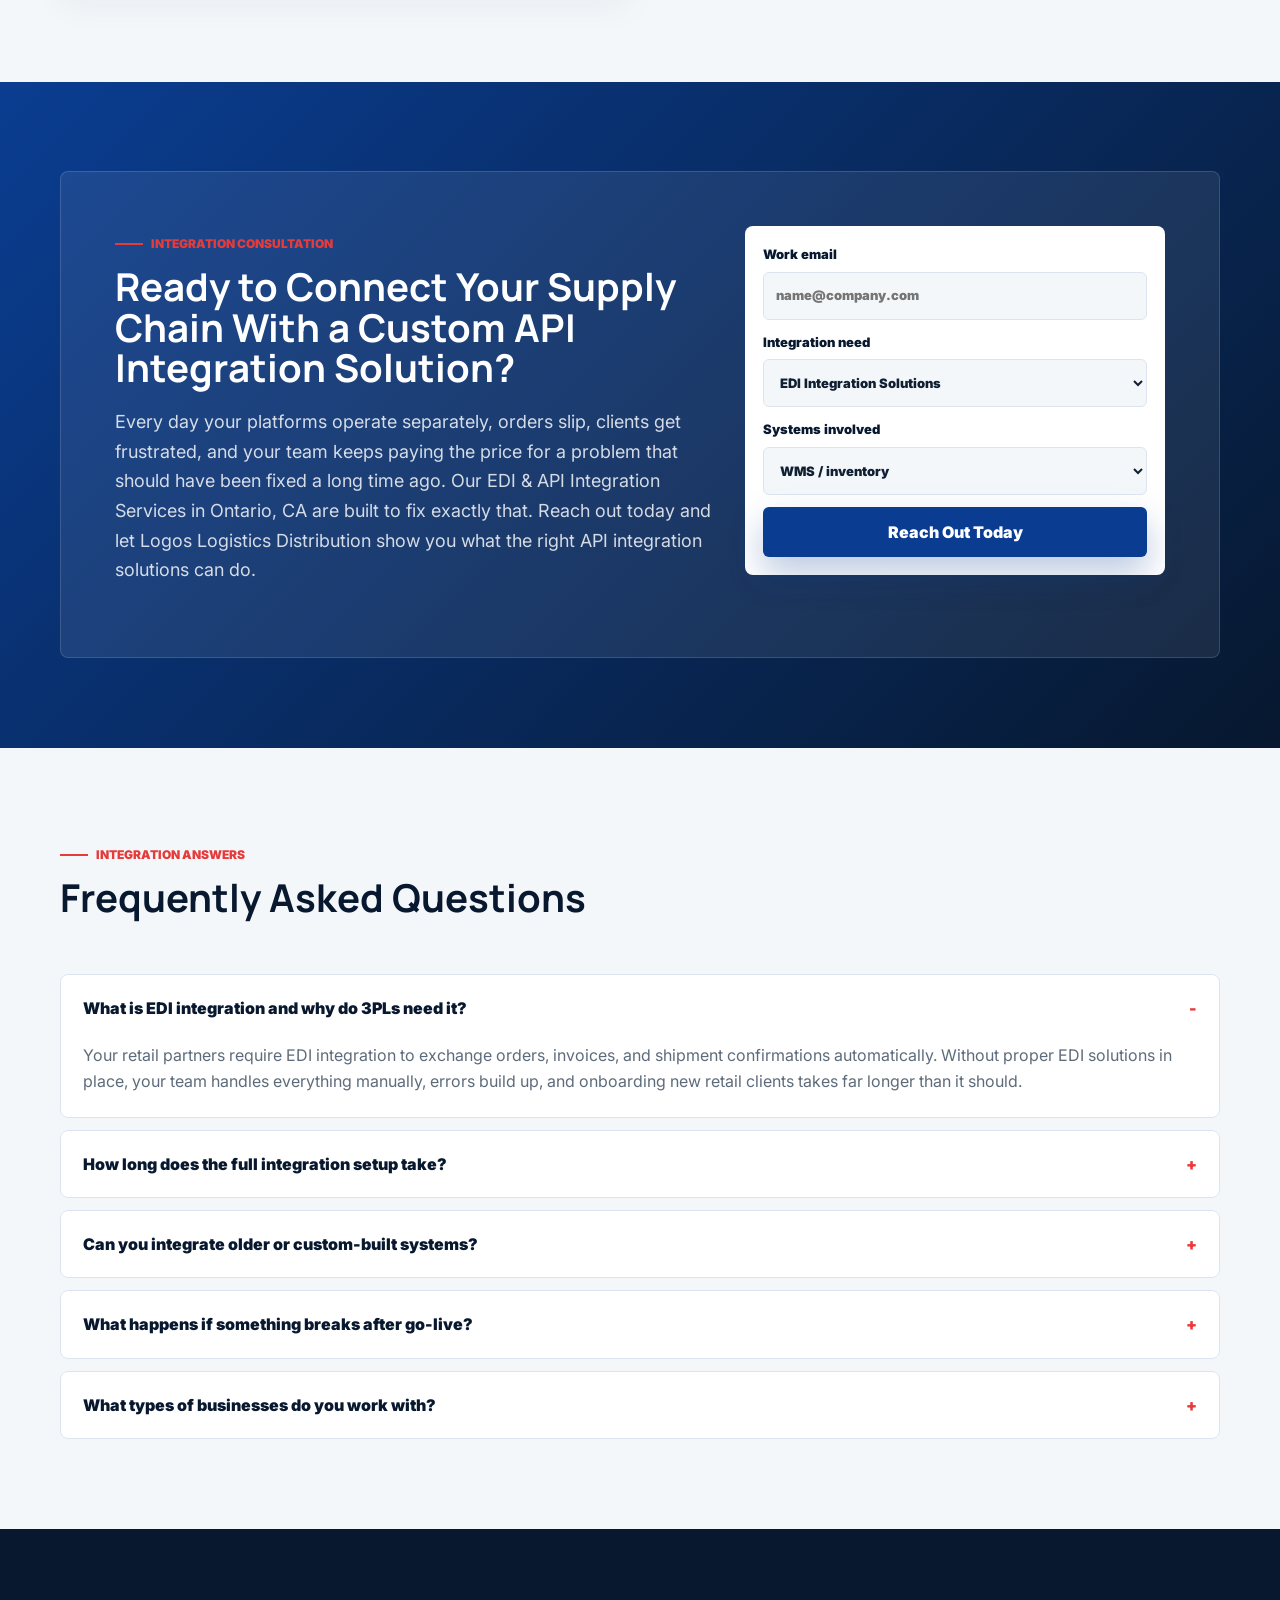
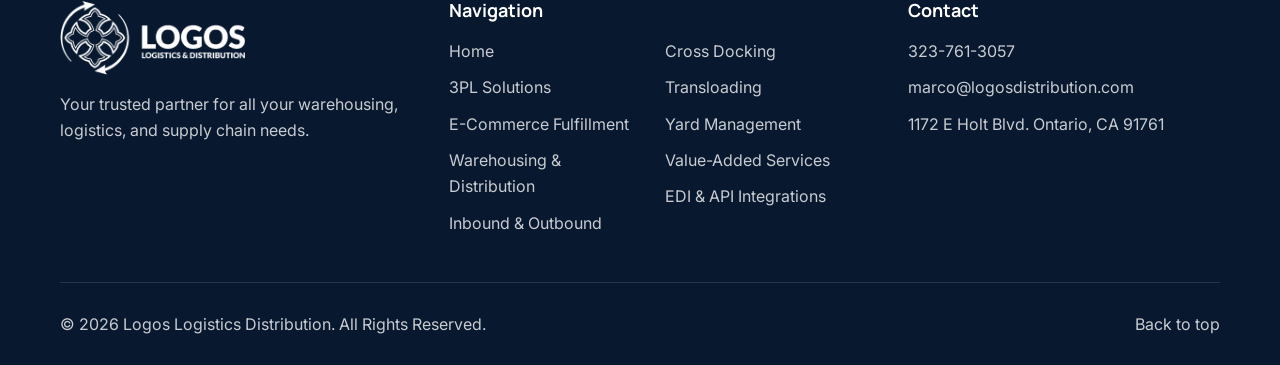
<file: edi-api-integrations.html>
<!doctype html>
<html lang="en">
<head>
  <meta charset="utf-8">
  <meta name="viewport" content="width=device-width, initial-scale=1">
  <meta name="source-heading" content="Meta title :">
  <title>EDI &amp; API Integration Services in Ontario, CA for 3PL Logistics | Logos Logistics Distribution</title>
  <meta name="description" content="A disconnected system does not just slow your team down. It costs you orders, clients, and time you cannot get back. Most businesses do not realize how much manual work their team is carrying until a retail partner flags an error or a shipment misses its window. Our EDI and API integration services in Ontario, CA are built for apparel and footwear 3PL operations that cannot afford those gaps. We close them permanently.">
  <link rel="preconnect" href="https://fonts.googleapis.com">
  <link rel="preconnect" href="https://fonts.gstatic.com" crossorigin>
  <link href="https://fonts.googleapis.com/css2?family=Inter:wght@400;500;600;700;800&family=Manrope:wght@600;700;800&display=swap" rel="stylesheet">
  <link rel="stylesheet" href="styles.css?v=20260515-ui-polish">
</head>
<body class="inner-page edi-api-page">
  <a class="skip-link" href="#main">Skip to content</a>
  <header class="site-header">
    <div class="topline">
      <div class="container topline-inner">
        <span>Ontario, CA 3PL warehouse and distribution</span>
        <a href="tel:3237613057">Call 323-761-3057</a>
      </div>
    </div>
    <div class="container nav-shell">
      <a class="brand" href="index.html" aria-label="Logos Logistics Distribution home">
        <img src="assets/logo.png" alt="Logos Logistics Distribution logo">
      </a>
      <nav class="desktop-nav" aria-label="Primary navigation">
        <a href="index.html">Home</a>
        <div class="mega">
          <button type="button" class="mega-trigger" aria-expanded="false">
            3PL Solutions
            <span><svg viewBox="0 0 24 24" aria-hidden="true" fill="none" stroke="currentColor" stroke-width="1.9" stroke-linecap="round" stroke-linejoin="round"><path d="M5 12h14"/><path d="m13 6 6 6-6 6"/></svg></span>
          </button>
          <div class="mega-panel" aria-label="3PL Solutions menu">
            <div class="mega-copy">
              <strong>Service architecture</strong>
              <p>Warehousing, fulfillment, cross dock, yard management, and EDI/API workflows organized for operational buyers.</p>
            </div>
            <div class="mega-grid"><a href="3pl-solutions.html" class="mega-card">
        <span>3PL Solutions</span>
        <small>Full logistics architecture</small>
      </a><a href="e-commerce-fulfillment.html" class="mega-card">
        <span>E-Commerce Fulfillment</span>
        <small>Operational service page</small>
      </a><a href="warehousing-distribution.html" class="mega-card">
        <span>Warehousing &amp; Distribution</span>
        <small>Operational service page</small>
      </a><a href="inbound-outbound.html" class="mega-card">
        <span>Inbound &amp; Outbound</span>
        <small>Operational service page</small>
      </a><a href="cross-docking.html" class="mega-card">
        <span>Cross Docking</span>
        <small>Operational service page</small>
      </a><a href="transloading.html" class="mega-card">
        <span>Transloading</span>
        <small>Operational service page</small>
      </a><a href="yard-management.html" class="mega-card">
        <span>Yard Management</span>
        <small>Operational service page</small>
      </a><a href="value-added-services.html" class="mega-card">
        <span>Value-Added Services</span>
        <small>Operational service page</small>
      </a><a href="edi-api-integrations.html" class="mega-card">
        <span>EDI &amp; API Integrations</span>
        <small>Operational service page</small>
      </a></div>
          </div>
        </div>
      </nav>
      <a class="nav-cta" href="#quote">Request Quote</a>
      <button class="menu-toggle" type="button" aria-expanded="false" aria-controls="mobile-menu" aria-label="Open menu">
        <span></span><span></span><span></span>
      </button>
    </div>
    <div id="mobile-menu" class="mobile-menu" hidden>
      <div class="container">
        <a href="index.html">Home</a><a href="3pl-solutions.html">3PL Solutions</a><a href="e-commerce-fulfillment.html">E-Commerce Fulfillment</a><a href="warehousing-distribution.html">Warehousing &amp; Distribution</a><a href="inbound-outbound.html">Inbound &amp; Outbound</a><a href="cross-docking.html">Cross Docking</a><a href="transloading.html">Transloading</a><a href="yard-management.html">Yard Management</a><a href="value-added-services.html">Value-Added Services</a><a aria-current="page" href="edi-api-integrations.html">EDI &amp; API Integrations</a>
        <a class="mobile-cta" href="#quote">Request Quote</a>
      </div>
    </div>
  </header>
  <main id="main">

    <section class="inner-hero">
      <div class="container inner-hero-grid">
        <div class="reveal">
          <span class="eyebrow">Ontario CA logistics integrations</span>
          <h1>EDI &amp; API Integration Services in Ontario, CA for 3PL Logistics</h1>
          <p>A disconnected system does not just slow your team down. It costs you orders, clients, and time you cannot get back. Most businesses do not realize how much manual work their team is carrying until a retail partner flags an error or a shipment misses its window. Our EDI and API integration services in Ontario, CA are built for apparel and footwear 3PL operations that cannot afford those gaps. We close them permanently.</p>
          <div class="hero-actions">
            <a class="btn primary" href="#quote">Connect Your Supply Chain</a>
            <a class="btn secondary" href="#integration-solutions">Review Integrations</a>
          </div>
        </div>
        <div class="dashboard hero-dashboard reveal" aria-label="EDI and API logistics integration dashboard">
          <div class="dash-header"><span></span><strong>Integration console</strong><small>Live</small></div>
          <div class="dash-row"><span>Retail EDI</span><strong>Synced</strong></div>
          <div class="dash-row"><span>API order feed</span><strong>Connected</strong></div>
          <div class="dash-row"><span>WMS inventory</span><strong>Current</strong></div>
          <div class="dash-row"><span>Marketplace orders</span><strong>Routing</strong></div>
        </div>
      </div>
    </section>

    <section id="integration-solutions" class="section light">
      <div class="container">
        <div class="section-intro reveal">
          <span class="eyebrow">Connected 3PL operations</span>
          <h2>Custom EDI &amp; API Integration Solutions for 3PL &amp; Warehouse Operations</h2>
          <p>Your warehouse is busy, your clients demand accuracy, and one disconnected platform is all it takes to lose a client you spent months winning. At Logos Logistics Distribution, we build custom API integration services and EDI solutions designed around how your operation actually works. We map your data, connect your platforms, and keep everything moving in sync because in 3PL, a missed sync is a missed shipment.</p>
        </div>
        <div class="service-grid">
          <article class="service-card reveal">
                <div class="service-icon"><svg viewBox="0 0 24 24" aria-hidden="true" fill="none" stroke="currentColor" stroke-width="1.9" stroke-linecap="round" stroke-linejoin="round"><path d="M20 6 9 17l-5-5"/><path d="M4 20h16"/><path d="M4 4h12"/></svg></div>
                <div>
                  <h3>EDI Integration Solutions</h3>
                  <p>Missing one document requirement from a retail partner can trigger a penalty before your team even realizes something went wrong. Our EDI integration services cover automated document exchange, failed transaction fixes, and fast retail partner onboarding for 3PLs, distributors, and manufacturers so your EDI integration never becomes the reason an order falls through.</p>
                </div>
              </article><article class="service-card reveal">
                <div class="service-icon"><svg viewBox="0 0 24 24" aria-hidden="true" fill="none" stroke="currentColor" stroke-width="1.9" stroke-linecap="round" stroke-linejoin="round"><ellipse cx="12" cy="5" rx="7" ry="3"/><path d="M5 5v6c0 1.7 3.1 3 7 3s7-1.3 7-3V5"/><path d="M5 11v6c0 1.7 3.1 3 7 3s7-1.3 7-3v-6"/></svg></div>
                <div>
                  <h3>API Integration Services</h3>
                  <p>Jumping between systems to find one order update is not a process, it is a sign your platforms are not working together. Our API integration services build real-time connections between your warehouse, inventory, shipping, and eCommerce platforms so your data stays accurate, orders move faster, and your API integration solutions grow as your business does.</p>
                </div>
              </article><article class="service-card reveal">
                <div class="service-icon"><svg viewBox="0 0 24 24" aria-hidden="true" fill="none" stroke="currentColor" stroke-width="1.9" stroke-linecap="round" stroke-linejoin="round"><path d="M3 21V9l9-5 9 5v12"/><path d="M7 21v-7h10v7"/><path d="M9 11h6"/><path d="M12 4v7"/></svg></div>
                <div>
                  <h3>WMS, ERP &amp; TMS Integration</h3>
                  <p>Wrong inventory numbers, delayed orders, and frustrated clients all start from the same place. Your systems are showing different data. Our data integration services and system integration services cover full data mapping, real-time syncing, and complete platform connectivity so your team stays focused on shipments, not fixing data errors all day.</p>
                </div>
              </article><article class="service-card reveal">
                <div class="service-icon"><svg viewBox="0 0 24 24" aria-hidden="true" fill="none" stroke="currentColor" stroke-width="1.9" stroke-linecap="round" stroke-linejoin="round"><path d="M21 8.5 12 3 3 8.5v7L12 21l9-5.5z"/><path d="M3.3 8.7 12 14l8.7-5.3"/><path d="M12 14v7"/></svg></div>
                <div>
                  <h3>eCommerce &amp; Marketplace Integration</h3>
                  <p>Your storefront is taking orders while your warehouse has no idea yet, and that disconnect is exactly where fulfillment errors start building up. We deliver EDI ecommerce integrations and API integration setups that sync your apparel ecommerce store to your warehouse in real time so every order flows through without a manual step.</p>
                </div>
              </article>
        </div>
      </div>
    </section>

    <section class="section tech-section">
      <div class="container tech-grid">
        <div class="tech-copy reveal">
          <span class="eyebrow">Integration workflow</span>
          <h2>Clean data movement from audit to go-live</h2>
          <p>Most EDI integration and API integration projects fail because someone skipped the planning. We get every detail right before anything goes live so your operation launches clean, runs without issues, and scales without the problems that come from rushing a setup your business depends on every day.</p>
        </div>
        <div class="dashboard reveal" aria-label="EDI and API implementation status">
          <div class="dash-header"><span></span><strong>Implementation status</strong><small>Planned</small></div>
          <div class="dash-row"><span>System audit</span><strong>Mapped</strong></div>
          <div class="dash-row"><span>Data architecture</span><strong>Designed</strong></div>
          <div class="dash-row"><span>Testing cycles</span><strong>Queued</strong></div>
          <div class="dash-row"><span>Go-live support</span><strong>Assigned</strong></div>
        </div>
      </div>
    </section>

    <section class="section">
      <div class="container split">
        <div class="sticky-copy reveal">
          <span class="eyebrow">Implementation process</span>
          <h2>How Our EDI &amp; API Integration Process Works</h2>
          <p>Most EDI integration and API integration projects fail because someone skipped the planning. We get every detail right before anything goes live so your operation launches clean, runs without issues, and scales without the problems that come from rushing a setup your business depends on every day.</p>
        </div>
        <div class="process-list">
          <article class="process-step reveal">
                <span>01</span>
                <h3>Step 1: Discovery &amp; System Audit</h3>
                <p>Before we build anything, we learn how your operation runs, which systems you use, and where the gaps exist. We document your current setup and identify every connection point that needs to be built or corrected before your supply chain integration work begins.</p>
              </article><article class="process-step reveal">
                <span>02</span>
                <h3>Step 2: Integration Architecture &amp; Data Mapping</h3>
                <p>Once we understand your systems, we map how data will move between platforms and choose the right approach before a single line of code is written. Whether it is EDI system integration or a full API build, every decision here determines the quality of your final integration.</p>
              </article><article class="process-step reveal">
                <span>03</span>
                <h3>Step 3: Build, Configure &amp; Test</h3>
                <p>Our team builds your integration and tests it the way your operation actually runs, high order days, multiple platforms, and back to back transactions. For EDI integration solutions or complex API builds, we run multiple test cycles to confirm everything works correctly before it goes live.</p>
              </article><article class="process-step reveal">
                <span>04</span>
                <h3>Step 4: Go-Live &amp; Ongoing Support</h3>
                <p>When your integration goes live, we stay with you, monitoring performance, resolving issues, and applying updates as your business grows. Our ongoing EDI integration services and API integration support means you always have a technical team ready so your operation never sits waiting for a fix.</p>
              </article>
        </div>
      </div>
    </section>

    <section class="section">
      <div class="container detail-grid">
        <article class="detail-card reveal">
          <div class="service-icon"><svg viewBox="0 0 24 24" aria-hidden="true" fill="none" stroke="currentColor" stroke-width="1.9" stroke-linecap="round" stroke-linejoin="round"><ellipse cx="12" cy="5" rx="7" ry="3"/><path d="M5 5v6c0 1.7 3.1 3 7 3s7-1.3 7-3V5"/><path d="M5 11v6c0 1.7 3.1 3 7 3s7-1.3 7-3v-6"/></svg></div>
          <h2>What Makes Our EDI &amp; API Integration Services Different</h2>
          <p>Most vendors set up your integration and walk away. We build a system around how your operation actually works. Our team knows 3PL workflows, retail partner needs, and warehouse operations inside out, and we always stay with you long after go-live. That is exactly why our logistics EDI integration and data integration services get results that other integration providers simply cannot deliver for your business.</p>
        </article>
        <aside class="detail-aside reveal">
          <h2>Integration fit</h2>
          <ul>
            <li>Retail partner EDI</li>
            <li>Warehouse and inventory sync</li>
            <li>ERP, WMS, and TMS data mapping</li>
            <li>eCommerce order routing</li>
            <li>Ongoing API support</li>
          </ul>
        </aside>
      </div>
    </section>

    <section class="section light">
      <div class="container">
        <div class="section-intro reveal">
    <span class="eyebrow">Built for</span>
    <h2>Who Our EDI &amp; API Integration Services Are Built For</h2>
    <p>If managing orders, clients, and fulfillment feels like three separate full-time jobs, your platforms are not doing enough. Our custom API integration services are built for apparel and footwear ecommerce brands, retailers, manufacturers, and wholesale businesses who handle high order volumes and need their systems working together without any manual work in between.</p>
  </div>
        <div class="industry-grid">
          <article class="industry-card reveal">
                <h3>EDI &amp; API Integration for Apparel Order Management</h3>
                <p>Apparel businesses manage high order volumes across multiple platforms and retail partners. We connect your warehouse, inventory, and ecommerce systems so apparel order fulfillment stays accurate, retail partner requirements are met automatically, and your team stops fixing errors that should never happen.</p>
              </article><article class="industry-card reveal">
                <h3>EDI &amp; API Integration for Footwear Fulfillment Operations</h3>
                <p>Footwear businesses need their systems talking to each other at every stage. We build integrations that keep your inventory, orders, and shipping platforms in sync so your footwear supply chain runs without manual steps, missed syncs, or delayed dispatches.</p>
              </article>
        </div>
      </div>
    </section>

    <section class="section testimonial-section">
      <div class="container quote-grid">
        <div class="quote-copy reveal">
          <span class="eyebrow">Integration outcomes</span>
          <h2>Results Our EDI &amp; API Integration Solutions Have Delivered</h2>
          <p>A broken integration shows up in delayed orders, lost clients, and work your team should never handle. Our clients see faster order processing, fewer errors, and less manual work after their supply chain data integration and EDI integration solutions go live.</p>
        </div>
        <blockquote class="testimonial-placeholder reveal">
          <p>[ Add relevant testimonials here]</p>
        </blockquote>
      </div>
    </section>

    <section class="section light">
      <div class="container">
        <div class="section-intro reveal">
    <span class="eyebrow">Related logistics capabilities</span>
    <h2>Connect EDI and API integrations with the full 3PL operating system</h2>
    
  </div>
        <div class="related-grid"><a class="related-card reveal" href="e-commerce-fulfillment.html">
        <span><svg viewBox="0 0 24 24" aria-hidden="true" fill="none" stroke="currentColor" stroke-width="1.9" stroke-linecap="round" stroke-linejoin="round"><path d="M21 8.5 12 3 3 8.5v7L12 21l9-5.5z"/><path d="M3.3 8.7 12 14l8.7-5.3"/><path d="M12 14v7"/></svg></span>
        <strong>Ecommerce Fulfillment Services</strong>
        <small>Platform-connected pick, pack, and ship</small>
      </a><a class="related-card reveal" href="inbound-outbound.html">
        <span><svg viewBox="0 0 24 24" aria-hidden="true" fill="none" stroke="currentColor" stroke-width="1.9" stroke-linecap="round" stroke-linejoin="round"><path d="M3 7h11v9H3z"/><path d="M14 10h4l3 3v3h-7z"/><circle cx="7" cy="18" r="2"/><circle cx="18" cy="18" r="2"/></svg></span>
        <strong>Inbound and Outbound Logistics</strong>
        <small>Arrival and departure coordination</small>
      </a><a class="related-card reveal" href="warehousing-distribution.html">
        <span><svg viewBox="0 0 24 24" aria-hidden="true" fill="none" stroke="currentColor" stroke-width="1.9" stroke-linecap="round" stroke-linejoin="round"><path d="M3 21V9l9-5 9 5v12"/><path d="M7 21v-7h10v7"/><path d="M9 11h6"/><path d="M12 4v7"/></svg></span>
        <strong>Warehousing, Storage &amp; Distribution Services</strong>
        <small>Secure inventory storage and visibility</small>
      </a></div>
      </div>
    </section>

    <section id="quote" class="section quote-section">
      <div class="container quote-panel reveal">
        <div>
          <span class="eyebrow">Integration consultation</span>
          <h2>Ready to Connect Your Supply Chain With a Custom API Integration Solution?</h2>
          <p>Every day your platforms operate separately, orders slip, clients get frustrated, and your team keeps paying the price for a problem that should have been fixed a long time ago. Our EDI &amp; API Integration Services in Ontario, CA are built to fix exactly that. Reach out today and let Logos Logistics Distribution show you what the right API integration solutions can do.</p>
        </div>
        <form class="quote-form" aria-label="Request an EDI and API integration consultation">
          <label>Work email<input type="email" placeholder="name@company.com"></label>
          <label>Integration need<select><option>EDI Integration Solutions</option><option>API Integration Services</option><option>WMS, ERP & TMS Integration</option><option>eCommerce & Marketplace Integration</option></select></label>
          <label>Systems involved<select><option>WMS / inventory</option><option>ERP / accounting</option><option>Retail EDI</option><option>Marketplace / ecommerce</option></select></label>
          <button type="submit" class="btn primary">Reach Out Today</button>
        </form>
      </div>
    </section>

    <section class="section light faq-section">
      <div class="container">
        <div class="section-intro reveal">
    <span class="eyebrow">Integration answers</span>
    <h2>Frequently Asked Questions</h2>
    
  </div>
        <div class="faq-list">
          <details class="faq-item reveal" open>
                <summary>What is EDI integration and why do 3PLs need it?</summary>
                <p>Your retail partners require EDI integration to exchange orders, invoices, and shipment confirmations automatically. Without proper EDI solutions in place, your team handles everything manually, errors build up, and onboarding new retail clients takes far longer than it should.</p>
              </details><details class="faq-item reveal" >
                <summary>How long does the full integration setup take?</summary>
                <p>Most EDI integration services and API integration projects go live within two to six weeks. We give you a clear timeline from the very first conversation so your team always knows exactly what to expect and when.</p>
              </details><details class="faq-item reveal" >
                <summary>Can you integrate older or custom-built systems?</summary>
                <p>Yes. Our API integration platform works with legacy platforms, homegrown ERP systems, and custom-built warehouse systems that were never designed to connect externally. If your system can send or receive data in any format, we can build a working connection for it.</p>
              </details><details class="faq-item reveal" >
                <summary>What happens if something breaks after go-live?</summary>
                <p>We stay with you after go-live, covering monitoring, issue fixes, and updates as needed. Our EDI integration services and API integration support make sure your operation never sits waiting for a fix when something needs attention.</p>
              </details><details class="faq-item reveal" >
                <summary>What types of businesses do you work with?</summary>
                <p>We serve apparel fulfillment companies, footwear businesses, retailers, manufacturers, warehouse operators, and 3PL providers with EDI solutions, API integration services, and full supply chain integration support. If your systems are not keeping up, we work with you.</p>
              </details>
        </div>
      </div>
    </section>
  
  </main>
  <footer class="site-footer">
    <div class="container footer-grid">
      <div>
        <a class="footer-brand" href="index.html">
          <img src="assets/logo-white.webp" alt="Logos Logistics Distribution logo">
        </a>
        <p>Your trusted partner for all your warehousing, logistics, and supply chain needs.</p>
      </div>
      <div>
        <h2>Navigation</h2>
        <div class="footer-links"><a href="index.html">Home</a><a href="3pl-solutions.html">3PL Solutions</a><a href="e-commerce-fulfillment.html">E-Commerce Fulfillment</a><a href="warehousing-distribution.html">Warehousing &amp; Distribution</a><a href="inbound-outbound.html">Inbound &amp; Outbound</a><a href="cross-docking.html">Cross Docking</a><a href="transloading.html">Transloading</a><a href="yard-management.html">Yard Management</a><a href="value-added-services.html">Value-Added Services</a><a href="edi-api-integrations.html">EDI &amp; API Integrations</a></div>
      </div>
      <div>
        <h2>Contact</h2>
        <ul class="contact-list">
          <li><a href="tel:3237613057">323-761-3057</a></li>
          <li><a href="mailto:marco@logosdistribution.com">marco@logosdistribution.com</a></li>
          <li>1172 E Holt Blvd. Ontario, CA 91761</li>
        </ul>
      </div>
    </div>
    <div class="container footer-bottom">
      <span>&copy; 2026 Logos Logistics Distribution. All Rights Reserved.</span>
      <a href="#main">Back to top</a>
    </div>
  </footer>
  <script src="app.js" defer></script>
</body>
</html>
</file>
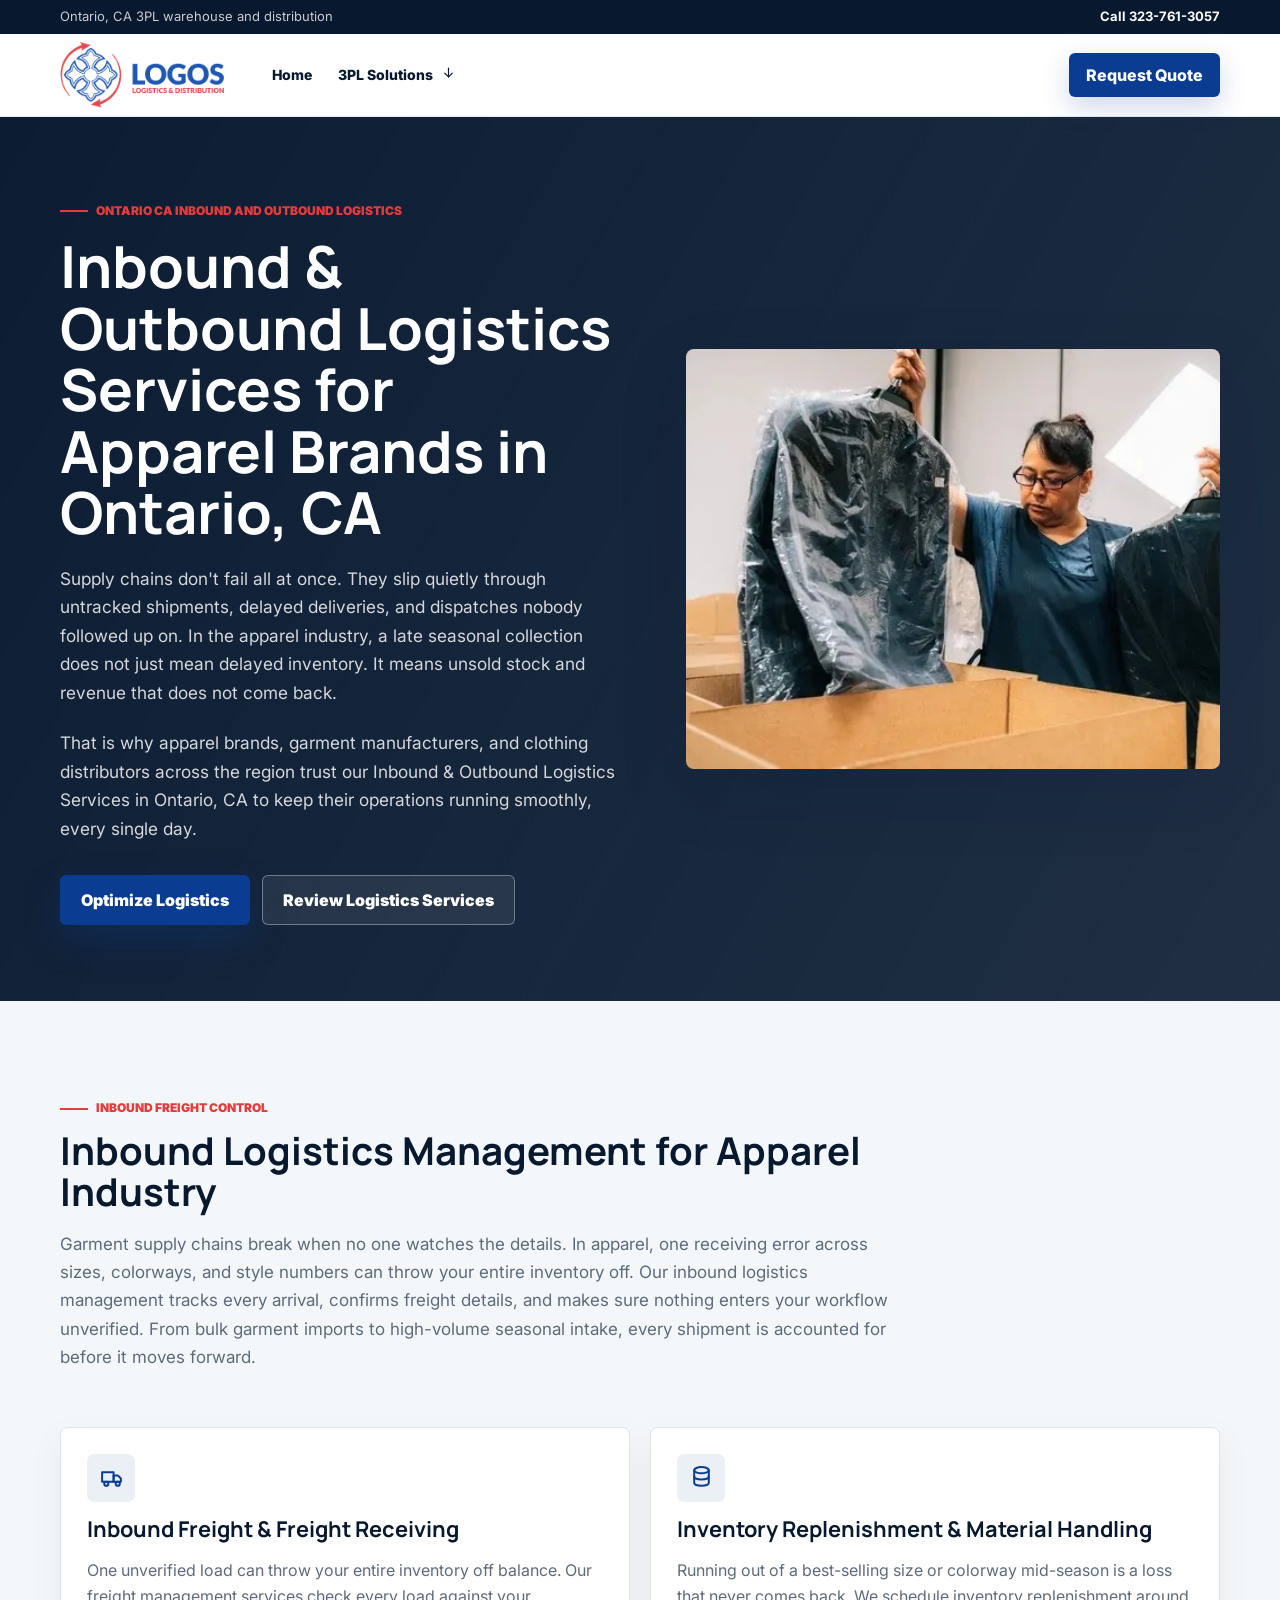
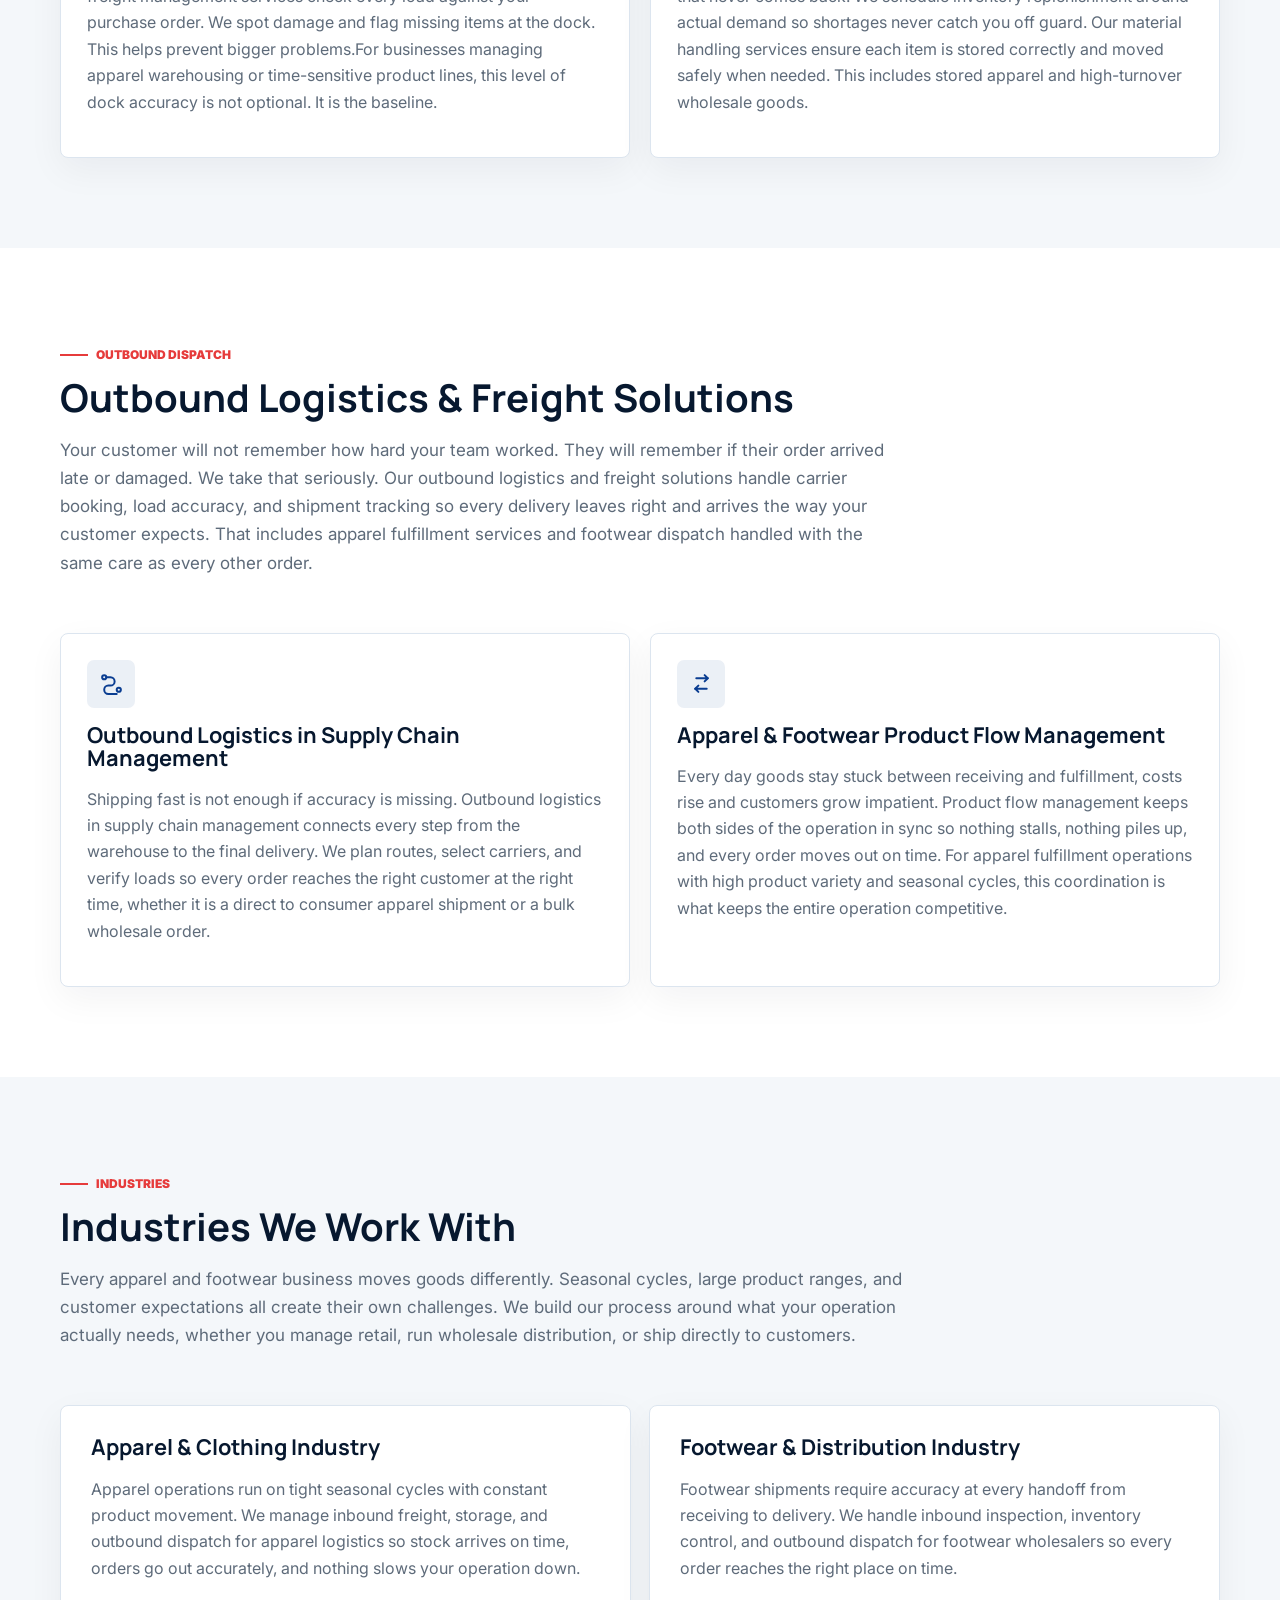
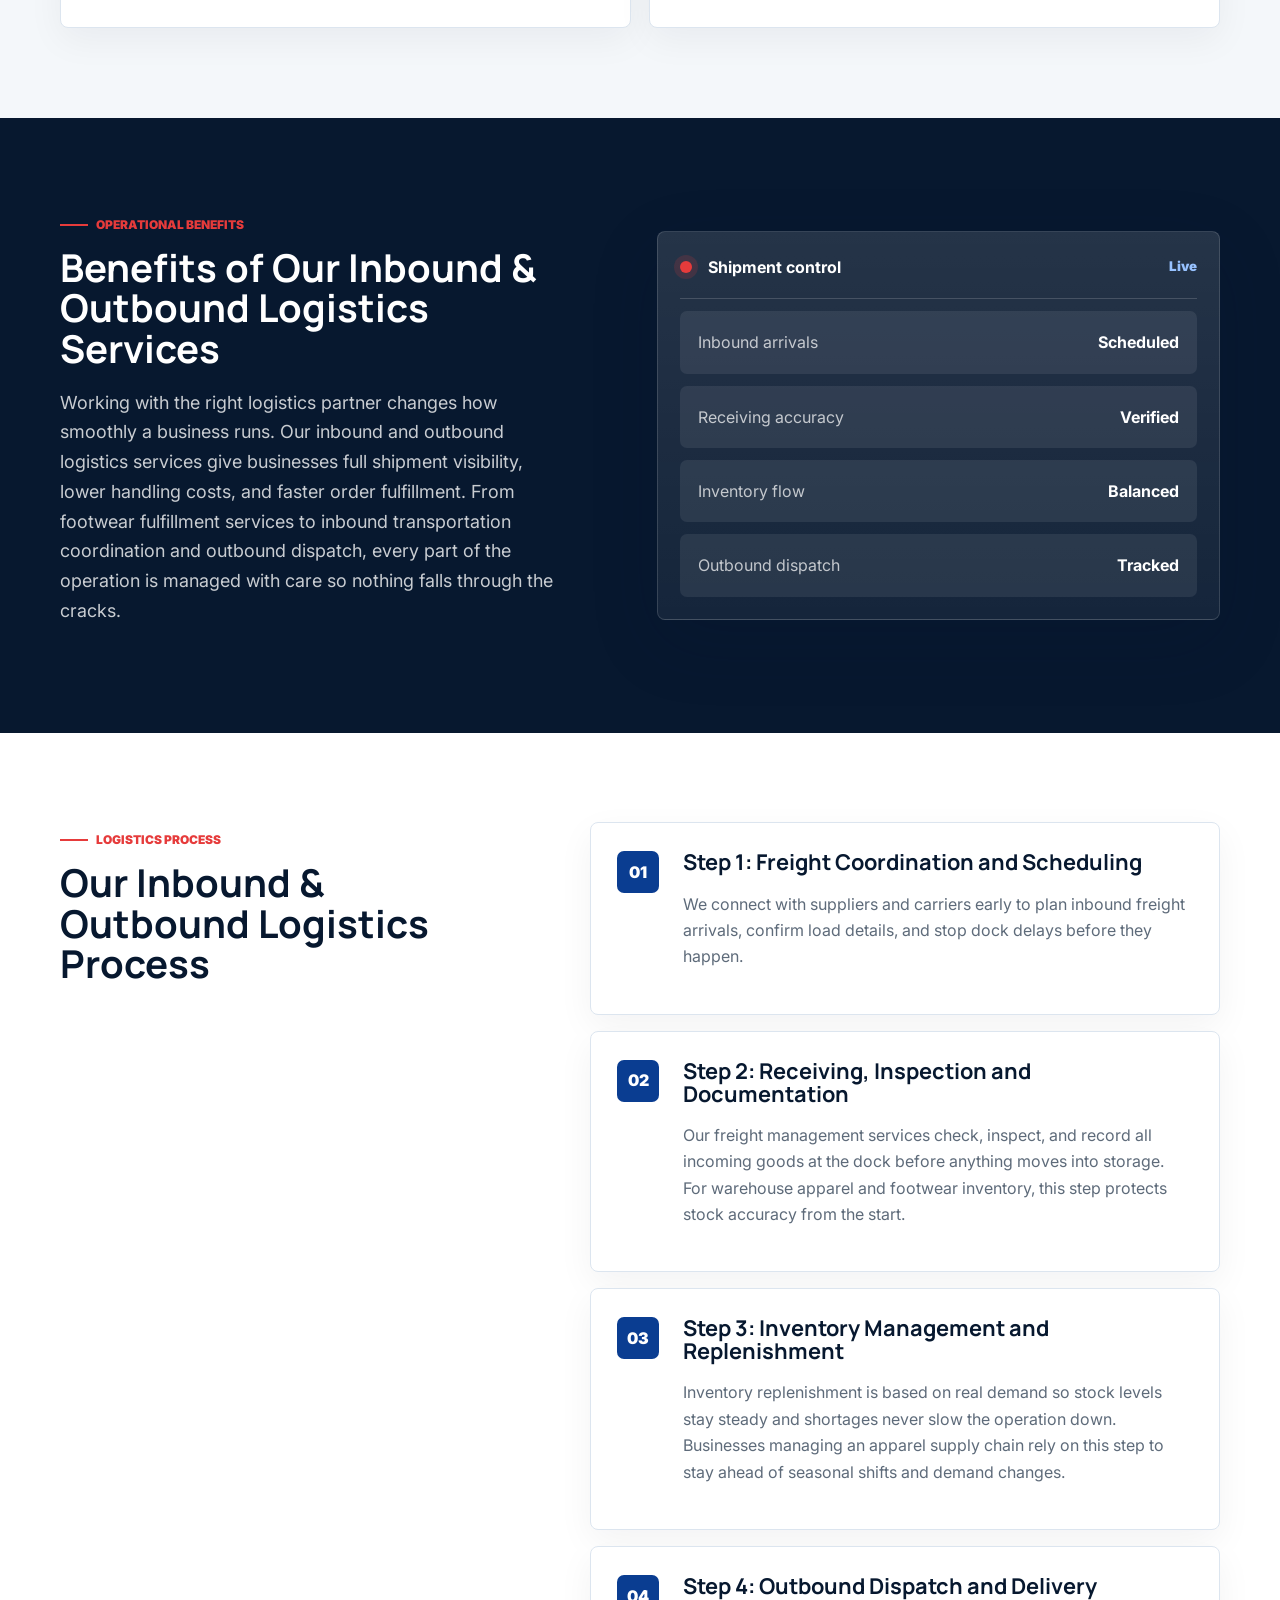
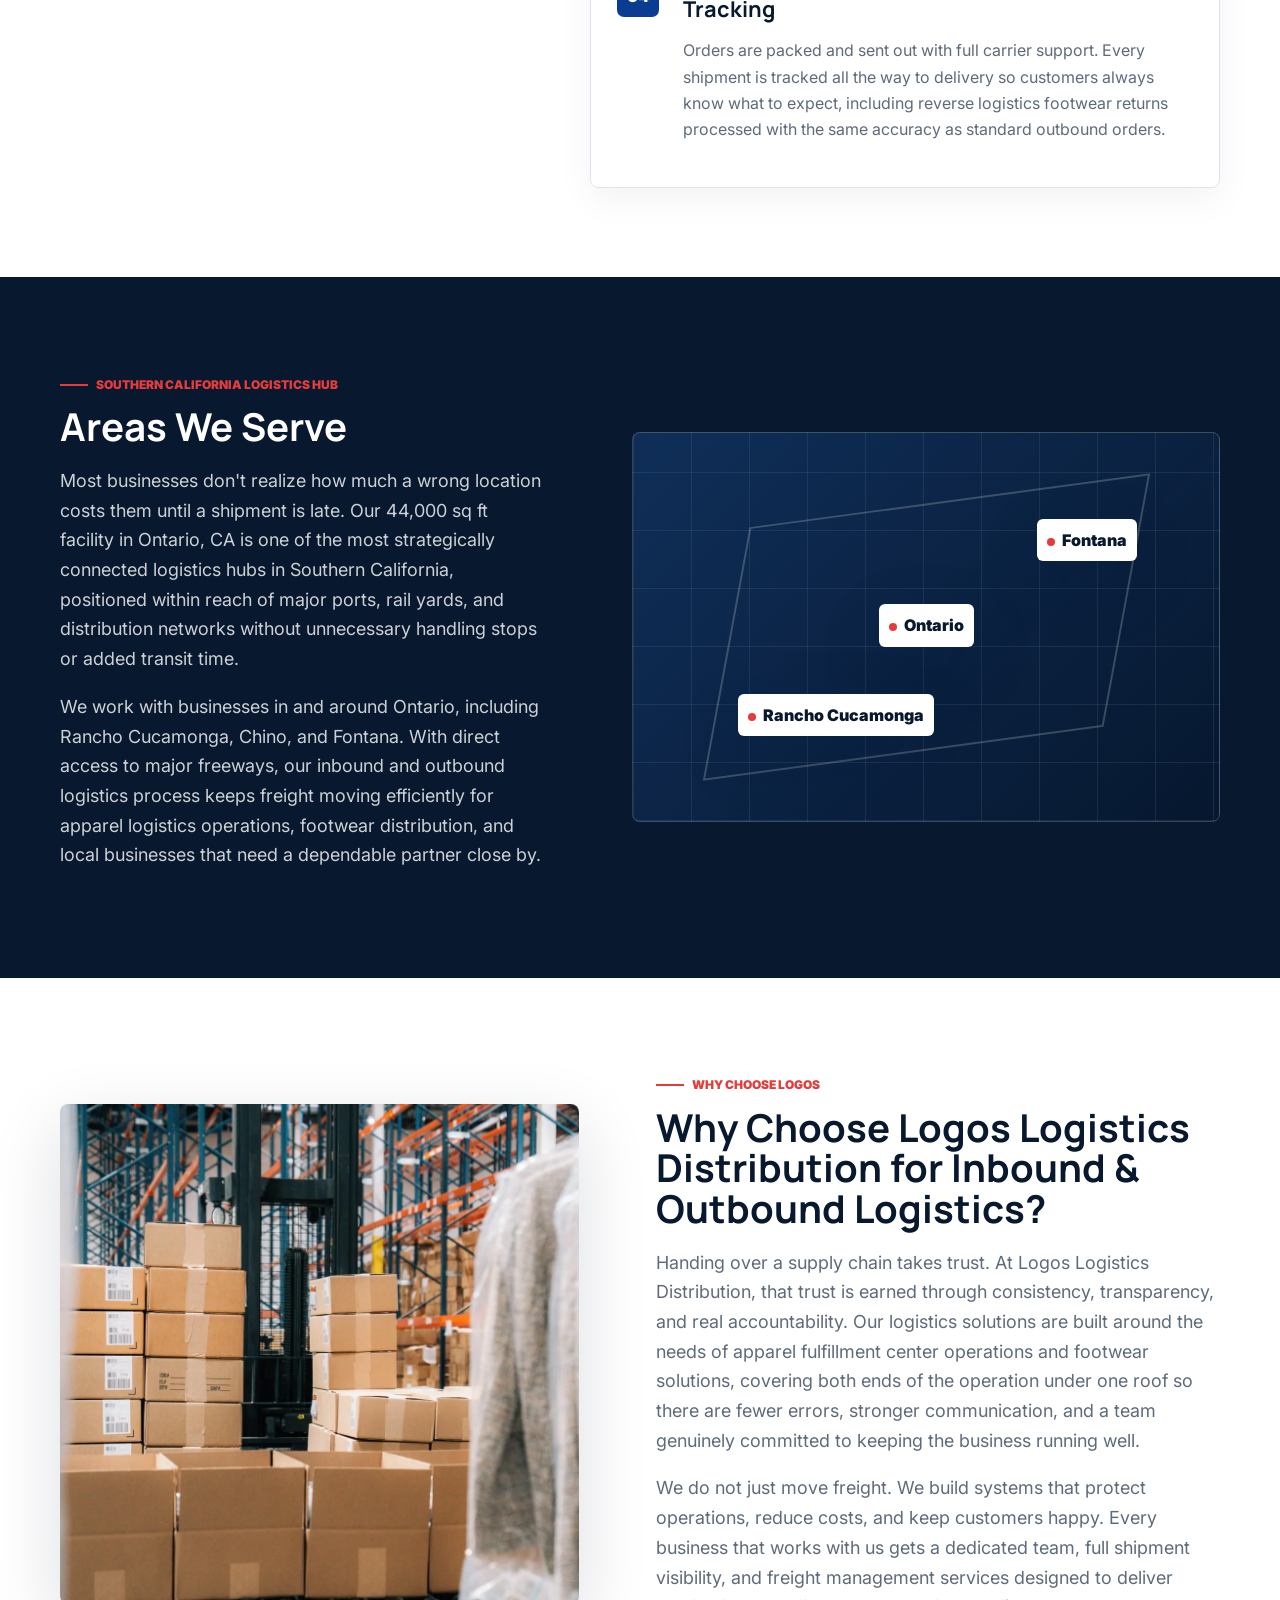
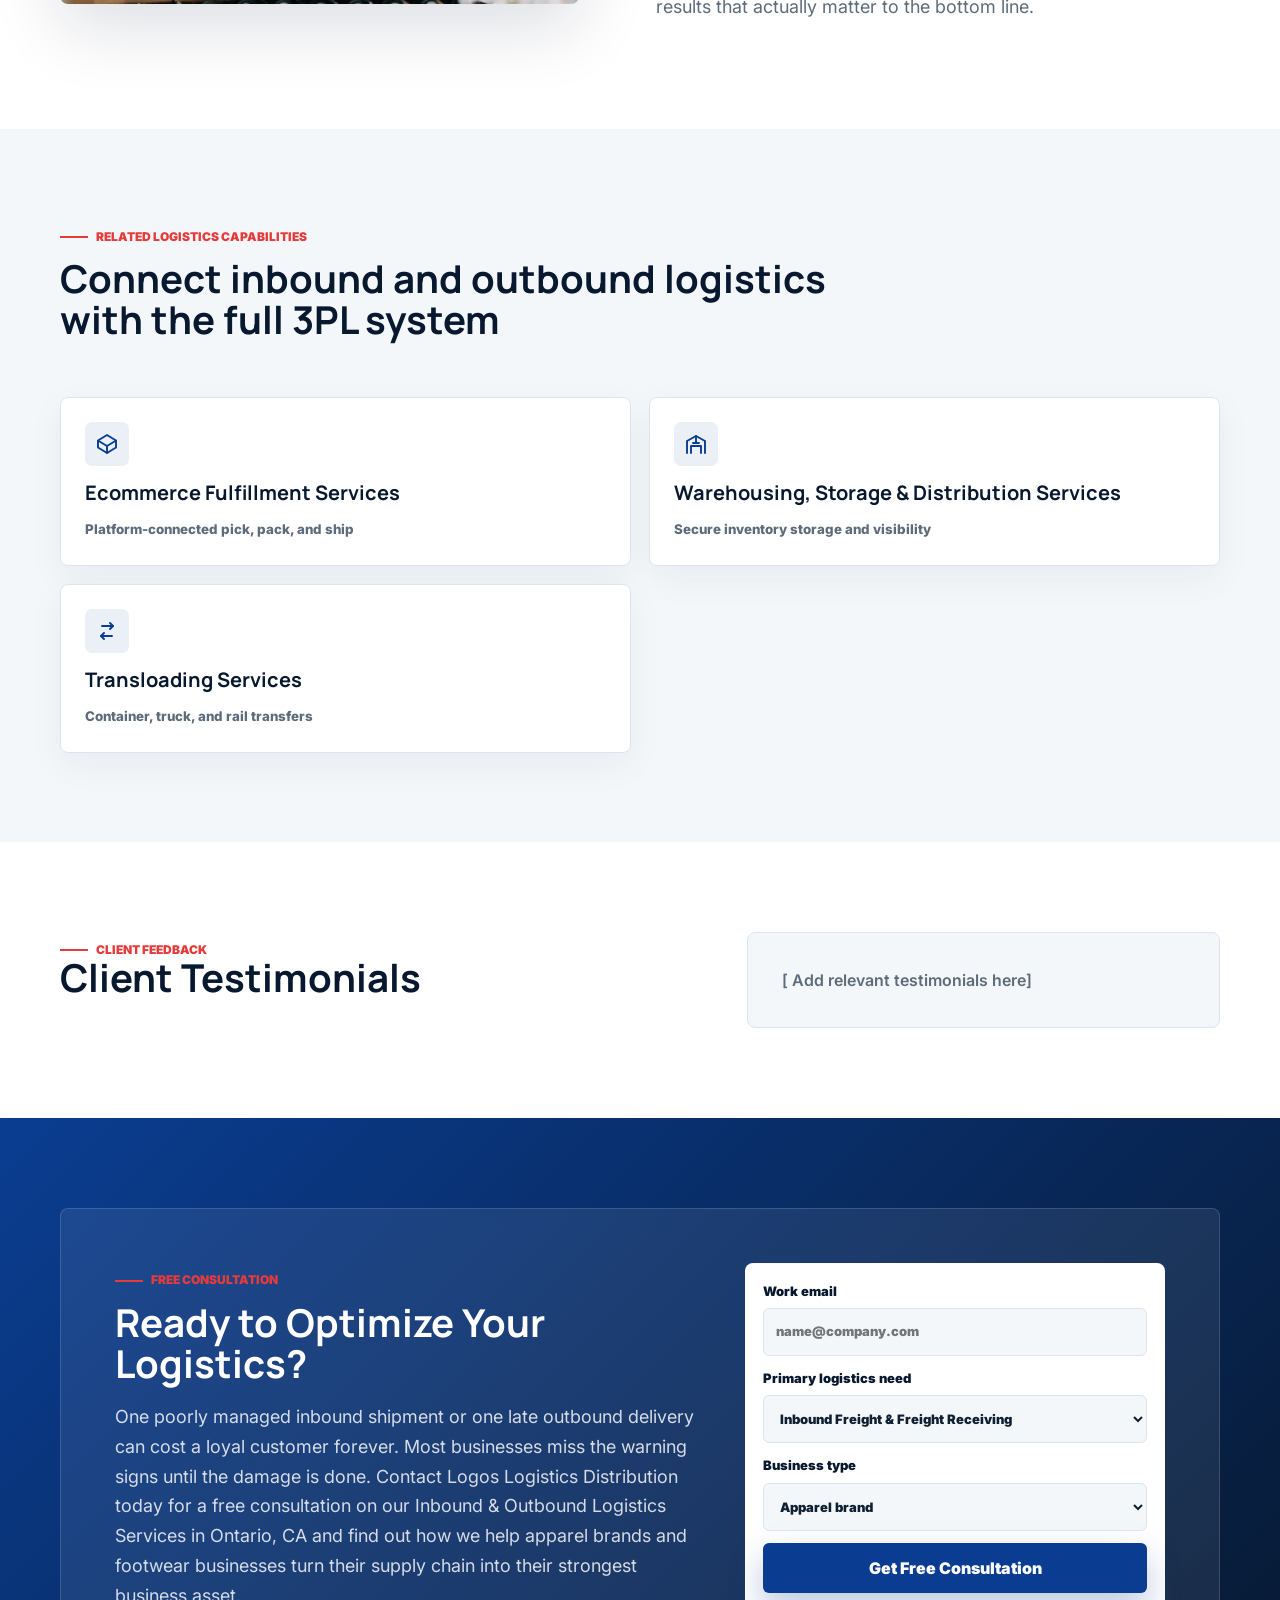
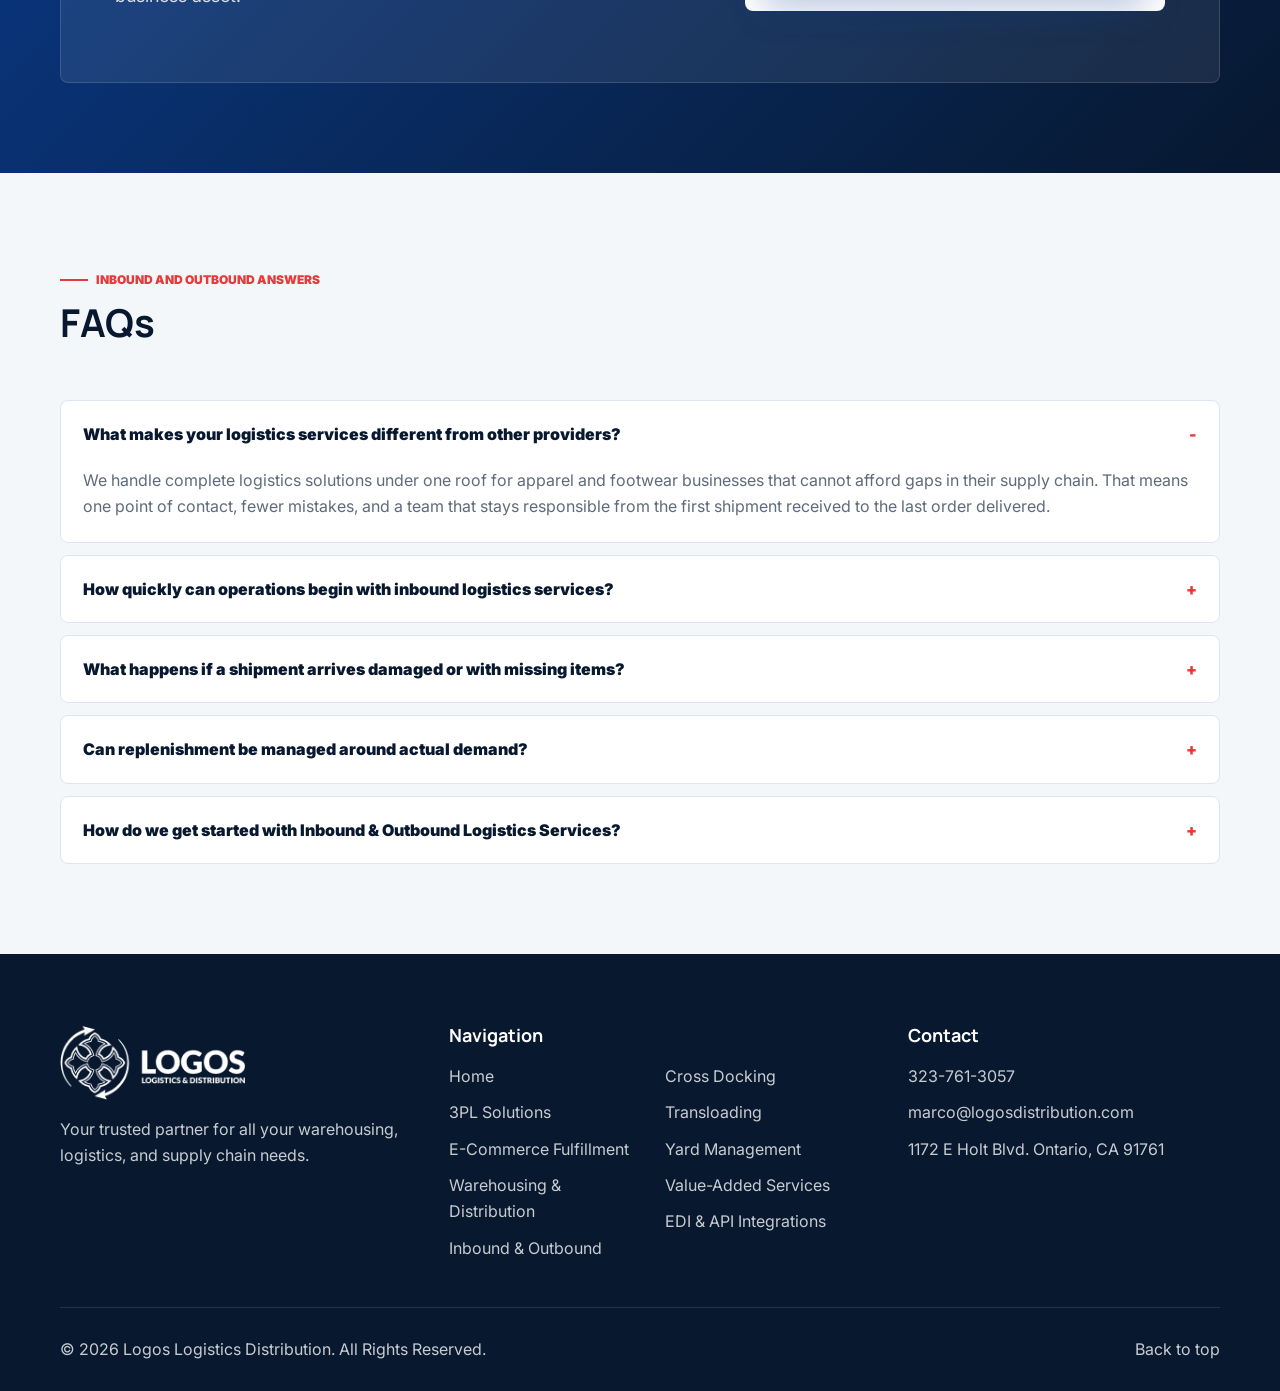
<file: inbound-outbound.html>
<!doctype html>
<html lang="en">
<head>
  <meta charset="utf-8">
  <meta name="viewport" content="width=device-width, initial-scale=1">
  <meta name="source-heading" content="Meta title :">
  <title>Inbound &amp; Outbound Logistics Services for Apparel Brands in Ontario, CA | Logos Logistics Distribution</title>
  <meta name="description" content="Supply chains don't fail all at once. They slip quietly through untracked shipments, delayed deliveries, and dispatches nobody followed up on. In the apparel industry, a late seasonal collection does not just mean delayed inventory. It means unsold stock and revenue that does not come back. That is why apparel brands, garment manufacturers, and clothing distributors across the region trust our Inbound &amp; Outbound Logistics Services in Ontario, CA to keep their operations running smoothly, every single day.">
  <link rel="preconnect" href="https://fonts.googleapis.com">
  <link rel="preconnect" href="https://fonts.gstatic.com" crossorigin>
  <link href="https://fonts.googleapis.com/css2?family=Inter:wght@400;500;600;700;800&family=Manrope:wght@600;700;800&display=swap" rel="stylesheet">
  <link rel="stylesheet" href="styles.css?v=20260515-ui-polish">
</head>
<body class="inner-page inbound-page">
  <a class="skip-link" href="#main">Skip to content</a>
  <header class="site-header">
    <div class="topline">
      <div class="container topline-inner">
        <span>Ontario, CA 3PL warehouse and distribution</span>
        <a href="tel:3237613057">Call 323-761-3057</a>
      </div>
    </div>
    <div class="container nav-shell">
      <a class="brand" href="index.html" aria-label="Logos Logistics Distribution home">
        <img src="assets/logo.png" alt="Logos Logistics Distribution logo">
      </a>
      <nav class="desktop-nav" aria-label="Primary navigation">
        <a href="index.html">Home</a>
        <div class="mega">
          <button type="button" class="mega-trigger" aria-expanded="false">
            3PL Solutions
            <span><svg viewBox="0 0 24 24" aria-hidden="true" fill="none" stroke="currentColor" stroke-width="1.9" stroke-linecap="round" stroke-linejoin="round"><path d="M5 12h14"/><path d="m13 6 6 6-6 6"/></svg></span>
          </button>
          <div class="mega-panel" aria-label="3PL Solutions menu">
            <div class="mega-copy">
              <strong>Service architecture</strong>
              <p>Warehousing, fulfillment, cross dock, yard management, and EDI/API workflows organized for operational buyers.</p>
            </div>
            <div class="mega-grid"><a href="3pl-solutions.html" class="mega-card">
        <span>3PL Solutions</span>
        <small>Full logistics architecture</small>
      </a><a href="e-commerce-fulfillment.html" class="mega-card">
        <span>E-Commerce Fulfillment</span>
        <small>Operational service page</small>
      </a><a href="warehousing-distribution.html" class="mega-card">
        <span>Warehousing &amp; Distribution</span>
        <small>Operational service page</small>
      </a><a href="inbound-outbound.html" class="mega-card">
        <span>Inbound &amp; Outbound</span>
        <small>Operational service page</small>
      </a><a href="cross-docking.html" class="mega-card">
        <span>Cross Docking</span>
        <small>Operational service page</small>
      </a><a href="transloading.html" class="mega-card">
        <span>Transloading</span>
        <small>Operational service page</small>
      </a><a href="yard-management.html" class="mega-card">
        <span>Yard Management</span>
        <small>Operational service page</small>
      </a><a href="value-added-services.html" class="mega-card">
        <span>Value-Added Services</span>
        <small>Operational service page</small>
      </a><a href="edi-api-integrations.html" class="mega-card">
        <span>EDI &amp; API Integrations</span>
        <small>Operational service page</small>
      </a></div>
          </div>
        </div>
      </nav>
      <a class="nav-cta" href="#quote">Request Quote</a>
      <button class="menu-toggle" type="button" aria-expanded="false" aria-controls="mobile-menu" aria-label="Open menu">
        <span></span><span></span><span></span>
      </button>
    </div>
    <div id="mobile-menu" class="mobile-menu" hidden>
      <div class="container">
        <a href="index.html">Home</a><a href="3pl-solutions.html">3PL Solutions</a><a href="e-commerce-fulfillment.html">E-Commerce Fulfillment</a><a href="warehousing-distribution.html">Warehousing &amp; Distribution</a><a aria-current="page" href="inbound-outbound.html">Inbound &amp; Outbound</a><a href="cross-docking.html">Cross Docking</a><a href="transloading.html">Transloading</a><a href="yard-management.html">Yard Management</a><a href="value-added-services.html">Value-Added Services</a><a href="edi-api-integrations.html">EDI &amp; API Integrations</a>
        <a class="mobile-cta" href="#quote">Request Quote</a>
      </div>
    </div>
  </header>
  <main id="main">

    <section class="inner-hero">
      <div class="container inner-hero-grid">
        <div class="reveal">
          <span class="eyebrow">Ontario CA inbound and outbound logistics</span>
          <h1>Inbound &amp; Outbound Logistics Services for Apparel Brands in Ontario, CA</h1>
          <p>Supply chains don't fail all at once. They slip quietly through untracked shipments, delayed deliveries, and dispatches nobody followed up on. In the apparel industry, a late seasonal collection does not just mean delayed inventory. It means unsold stock and revenue that does not come back.</p><p>That is why apparel brands, garment manufacturers, and clothing distributors across the region trust our Inbound &amp; Outbound Logistics Services in Ontario, CA to keep their operations running smoothly, every single day.</p>
          <div class="hero-actions">
            <a class="btn primary" href="#quote">Optimize Logistics</a>
            <a class="btn secondary" href="#inbound-services">Review Logistics Services</a>
          </div>
        </div>
        <figure class="inner-media reveal">
          <img src="assets/warehouse-team.webp" alt="Inbound and outbound logistics coordination for apparel brands">
        </figure>
      </div>
    </section>

    <section id="inbound-services" class="section light">
      <div class="container">
        <div class="section-intro reveal">
          <span class="eyebrow">Inbound freight control</span>
          <h2>Inbound Logistics Management for Apparel Industry</h2>
          <p>Garment supply chains break when no one watches the details. In apparel, one receiving error across sizes, colorways, and style numbers can throw your entire inventory off. Our inbound logistics management tracks every arrival, confirms freight details, and makes sure nothing enters your workflow unverified. From bulk garment imports to high-volume seasonal intake, every shipment is accounted for before it moves forward.</p>
        </div>
        <div class="service-grid two-card-grid">
          <article class="service-card reveal">
                <div class="service-icon"><svg viewBox="0 0 24 24" aria-hidden="true" fill="none" stroke="currentColor" stroke-width="1.9" stroke-linecap="round" stroke-linejoin="round"><path d="M3 7h11v9H3z"/><path d="M14 10h4l3 3v3h-7z"/><circle cx="7" cy="18" r="2"/><circle cx="18" cy="18" r="2"/></svg></div>
                <div>
                  <h3>Inbound Freight &amp; Freight Receiving</h3>
                  <p>One unverified load can throw your entire inventory off balance. Our freight management services check every load against your purchase order. We spot damage and flag missing items at the dock. This helps prevent bigger problems.For businesses managing apparel warehousing or time-sensitive product lines, this level of dock accuracy is not optional. It is the baseline.</p>
                </div>
              </article><article class="service-card reveal">
                <div class="service-icon"><svg viewBox="0 0 24 24" aria-hidden="true" fill="none" stroke="currentColor" stroke-width="1.9" stroke-linecap="round" stroke-linejoin="round"><ellipse cx="12" cy="5" rx="7" ry="3"/><path d="M5 5v6c0 1.7 3.1 3 7 3s7-1.3 7-3V5"/><path d="M5 11v6c0 1.7 3.1 3 7 3s7-1.3 7-3v-6"/></svg></div>
                <div>
                  <h3>Inventory Replenishment &amp; Material Handling</h3>
                  <p>Running out of a best-selling size or colorway mid-season is a loss that never comes back. We schedule inventory replenishment around actual demand so shortages never catch you off guard. Our material handling services ensure each item is stored correctly and moved safely when needed. This includes stored apparel and high-turnover wholesale goods.</p>
                </div>
              </article>
        </div>
      </div>
    </section>

    <section class="section">
      <div class="container">
        <div class="section-intro reveal">
          <span class="eyebrow">Outbound dispatch</span>
          <h2>Outbound Logistics &amp; Freight Solutions</h2>
          <p>Your customer will not remember how hard your team worked. They will remember if their order arrived late or damaged. We take that seriously. Our outbound logistics and freight solutions handle carrier booking, load accuracy, and shipment tracking so every delivery leaves right and arrives the way your customer expects. That includes apparel fulfillment services and footwear dispatch handled with the same care as every other order.</p>
        </div>
        <div class="service-grid two-card-grid">
          <article class="service-card reveal">
                <div class="service-icon"><svg viewBox="0 0 24 24" aria-hidden="true" fill="none" stroke="currentColor" stroke-width="1.9" stroke-linecap="round" stroke-linejoin="round"><circle cx="5" cy="6" r="2"/><circle cx="19" cy="18" r="2"/><path d="M7 6h4a4 4 0 0 1 0 8H9a4 4 0 0 0 0 8h8"/></svg></div>
                <div>
                  <h3>Outbound Logistics in Supply Chain Management</h3>
                  <p>Shipping fast is not enough if accuracy is missing. Outbound logistics in supply chain management connects every step from the warehouse to the final delivery. We plan routes, select carriers, and verify loads so every order reaches the right customer at the right time, whether it is a direct to consumer apparel shipment or a bulk wholesale order.</p>
                </div>
              </article><article class="service-card reveal">
                <div class="service-icon"><svg viewBox="0 0 24 24" aria-hidden="true" fill="none" stroke="currentColor" stroke-width="1.9" stroke-linecap="round" stroke-linejoin="round"><path d="M7 7h11l-3-3"/><path d="M17 17H6l3 3"/><path d="M18 7l-3 3"/><path d="M6 17l3-3"/></svg></div>
                <div>
                  <h3>Apparel &amp; Footwear Product Flow Management</h3>
                  <p>Every day goods stay stuck between receiving and fulfillment, costs rise and customers grow impatient. Product flow management keeps both sides of the operation in sync so nothing stalls, nothing piles up, and every order moves out on time. For apparel fulfillment operations with high product variety and seasonal cycles, this coordination is what keeps the entire operation competitive.</p>
                </div>
              </article>
        </div>
      </div>
    </section>

    <section class="section light">
      <div class="container">
        <div class="section-intro reveal">
    <span class="eyebrow">Industries</span>
    <h2>Industries We Work With</h2>
    <p>Every apparel and footwear business moves goods differently. Seasonal cycles, large product ranges, and customer expectations all create their own challenges. We build our process around what your operation actually needs, whether you manage retail, run wholesale distribution, or ship directly to customers.</p>
  </div>
        <div class="industry-grid">
          <article class="industry-card reveal">
                <h3>Apparel &amp; Clothing Industry</h3>
                <p>Apparel operations run on tight seasonal cycles with constant product movement. We manage inbound freight, storage, and outbound dispatch for apparel logistics so stock arrives on time, orders go out accurately, and nothing slows your operation down.</p>
              </article><article class="industry-card reveal">
                <h3>Footwear &amp; Distribution Industry</h3>
                <p>Footwear shipments require accuracy at every handoff from receiving to delivery. We handle inbound inspection, inventory control, and outbound dispatch for footwear wholesalers so every order reaches the right place on time.</p>
              </article>
        </div>
      </div>
    </section>

    <section class="section tech-section">
      <div class="container tech-grid">
        <div class="tech-copy reveal">
          <span class="eyebrow">Operational benefits</span>
          <h2>Benefits of Our Inbound &amp; Outbound Logistics Services</h2>
          <p>Working with the right logistics partner changes how smoothly a business runs. Our inbound and outbound logistics services give businesses full shipment visibility, lower handling costs, and faster order fulfillment. From footwear fulfillment services to inbound transportation coordination and outbound dispatch, every part of the operation is managed with care so nothing falls through the cracks.</p>
        </div>
        <div class="dashboard reveal" aria-label="Inbound and outbound logistics dashboard">
          <div class="dash-header"><span></span><strong>Shipment control</strong><small>Live</small></div>
          <div class="dash-row"><span>Inbound arrivals</span><strong>Scheduled</strong></div>
          <div class="dash-row"><span>Receiving accuracy</span><strong>Verified</strong></div>
          <div class="dash-row"><span>Inventory flow</span><strong>Balanced</strong></div>
          <div class="dash-row"><span>Outbound dispatch</span><strong>Tracked</strong></div>
        </div>
      </div>
    </section>

    <section class="section">
      <div class="container split">
        <div class="sticky-copy reveal">
          <span class="eyebrow">Logistics process</span>
          <h2>Our Inbound &amp; Outbound Logistics Process</h2>
        </div>
        <div class="process-list">
          <article class="process-step reveal">
                <span>01</span>
                <h3>Step 1: Freight Coordination and Scheduling</h3>
                <p>We connect with suppliers and carriers early to plan inbound freight arrivals, confirm load details, and stop dock delays before they happen.</p>
              </article><article class="process-step reveal">
                <span>02</span>
                <h3>Step 2: Receiving, Inspection and Documentation</h3>
                <p>Our freight management services check, inspect, and record all incoming goods at the dock before anything moves into storage. For warehouse apparel and footwear inventory, this step protects stock accuracy from the start.</p>
              </article><article class="process-step reveal">
                <span>03</span>
                <h3>Step 3: Inventory Management and Replenishment</h3>
                <p>Inventory replenishment is based on real demand so stock levels stay steady and shortages never slow the operation down. Businesses managing an apparel supply chain rely on this step to stay ahead of seasonal shifts and demand changes.</p>
              </article><article class="process-step reveal">
                <span>04</span>
                <h3>Step 4: Outbound Dispatch and Delivery Tracking</h3>
                <p>Orders are packed and sent out with full carrier support. Every shipment is tracked all the way to delivery so customers always know what to expect, including reverse logistics footwear returns processed with the same accuracy as standard outbound orders.</p>
              </article>
        </div>
      </div>
    </section>

    <section class="section location-band">
      <div class="container location-grid">
        <div class="location-copy reveal">
          <span class="eyebrow">Southern California logistics hub</span>
          <h2>Areas We Serve</h2>
          <p>Most businesses don't realize how much a wrong location costs them until a shipment is late. Our 44,000 sq ft facility in Ontario, CA is one of the most strategically connected logistics hubs in Southern California, positioned within reach of major ports, rail yards, and distribution networks without unnecessary handling stops or added transit time.</p><p>We work with businesses in and around Ontario, including Rancho Cucamonga, Chino, and Fontana. With direct access to major freeways, our inbound and outbound logistics process keeps freight moving efficiently for apparel logistics operations, footwear distribution, and local businesses that need a dependable partner close by.</p>
        </div>
        <div class="map-card reveal" aria-label="Inbound and outbound logistics service areas">
          <div class="map-lines"></div>
          <span class="pin ontario">Ontario</span>
          <span class="pin port">Rancho Cucamonga</span>
          <span class="pin west">Fontana</span>
        </div>
      </div>
    </section>

    <section class="section">
      <div class="container trust-grid">
        <div class="trust-media reveal">
          <img src="assets/warehouse-operations.webp" alt="Warehouse receiving and outbound dispatch operations">
        </div>
        <div class="trust-copy reveal">
          <span class="eyebrow">Why choose Logos</span>
          <h2>Why Choose Logos Logistics Distribution for Inbound &amp; Outbound Logistics?</h2>
          <p>Handing over a supply chain takes trust. At Logos Logistics Distribution, that trust is earned through consistency, transparency, and real accountability. Our logistics solutions are built around the needs of apparel fulfillment center operations and footwear solutions, covering both ends of the operation under one roof so there are fewer errors, stronger communication, and a team genuinely committed to keeping the business running well.</p><p>We do not just move freight. We build systems that protect operations, reduce costs, and keep customers happy. Every business that works with us gets a dedicated team, full shipment visibility, and freight management services designed to deliver results that actually matter to the bottom line.</p>
        </div>
      </div>
    </section>

    <section class="section light">
      <div class="container">
        <div class="section-intro reveal">
    <span class="eyebrow">Related logistics capabilities</span>
    <h2>Connect inbound and outbound logistics with the full 3PL system</h2>
    
  </div>
        <div class="related-grid"><a class="related-card reveal" href="e-commerce-fulfillment.html">
        <span><svg viewBox="0 0 24 24" aria-hidden="true" fill="none" stroke="currentColor" stroke-width="1.9" stroke-linecap="round" stroke-linejoin="round"><path d="M21 8.5 12 3 3 8.5v7L12 21l9-5.5z"/><path d="M3.3 8.7 12 14l8.7-5.3"/><path d="M12 14v7"/></svg></span>
        <strong>Ecommerce Fulfillment Services</strong>
        <small>Platform-connected pick, pack, and ship</small>
      </a><a class="related-card reveal" href="warehousing-distribution.html">
        <span><svg viewBox="0 0 24 24" aria-hidden="true" fill="none" stroke="currentColor" stroke-width="1.9" stroke-linecap="round" stroke-linejoin="round"><path d="M3 21V9l9-5 9 5v12"/><path d="M7 21v-7h10v7"/><path d="M9 11h6"/><path d="M12 4v7"/></svg></span>
        <strong>Warehousing, Storage &amp; Distribution Services</strong>
        <small>Secure inventory storage and visibility</small>
      </a><a class="related-card reveal" href="transloading.html">
        <span><svg viewBox="0 0 24 24" aria-hidden="true" fill="none" stroke="currentColor" stroke-width="1.9" stroke-linecap="round" stroke-linejoin="round"><path d="M7 7h11l-3-3"/><path d="M17 17H6l3 3"/><path d="M18 7l-3 3"/><path d="M6 17l3-3"/></svg></span>
        <strong>Transloading Services</strong>
        <small>Container, truck, and rail transfers</small>
      </a></div>
      </div>
    </section>

    <section class="section testimonial-section">
      <div class="container quote-grid">
        <div class="quote-copy reveal">
          <span class="eyebrow">Client feedback</span>
          <h2>Client Testimonials</h2>
        </div>
        <blockquote class="testimonial-placeholder reveal">
          <p>[ Add relevant testimonials here]</p>
        </blockquote>
      </div>
    </section>

    <section id="quote" class="section quote-section">
      <div class="container quote-panel reveal">
        <div>
          <span class="eyebrow">Free consultation</span>
          <h2>Ready to Optimize Your Logistics?</h2>
          <p>One poorly managed inbound shipment or one late outbound delivery can cost a loyal customer forever. Most businesses miss the warning signs until the damage is done. Contact Logos Logistics Distribution today for a free consultation on our Inbound &amp; Outbound Logistics Services in Ontario, CA and find out how we help apparel brands and footwear businesses turn their supply chain into their strongest business asset.</p>
        </div>
        <form class="quote-form" aria-label="Request an inbound and outbound logistics consultation">
          <label>Work email<input type="email" placeholder="name@company.com"></label>
          <label>Primary logistics need<select><option>Inbound Freight & Freight Receiving</option><option>Inventory Replenishment & Material Handling</option><option>Outbound Logistics in Supply Chain Management</option><option>Apparel & Footwear Product Flow Management</option></select></label>
          <label>Business type<select><option>Apparel brand</option><option>Garment manufacturer</option><option>Clothing distributor</option><option>Footwear distributor</option></select></label>
          <button type="submit" class="btn primary">Get Free Consultation</button>
        </form>
      </div>
    </section>

    <section class="section light faq-section">
      <div class="container">
        <div class="section-intro reveal">
    <span class="eyebrow">Inbound and outbound answers</span>
    <h2>FAQs</h2>
    
  </div>
        <div class="faq-list">
          <details class="faq-item reveal" open>
                <summary>What makes your logistics services different from other providers?</summary>
                <p>We handle complete logistics solutions under one roof for apparel and footwear businesses that cannot afford gaps in their supply chain. That means one point of contact, fewer mistakes, and a team that stays responsible from the first shipment received to the last order delivered.</p>
              </details><details class="faq-item reveal" >
                <summary>How quickly can operations begin with inbound logistics services?</summary>
                <p>Faster than most businesses expect. Once the needs are confirmed, inbound freight schedules, receiving steps, and outbound dispatch are all set up so everything runs smoothly from day one, whether you are managing apparel fulfillment services or a footwear store replenishment cycle.</p>
              </details><details class="faq-item reveal" >
                <summary>What happens if a shipment arrives damaged or with missing items?</summary>
                <p>Every incoming load goes through a full freight receiving service at the dock. If damage or shortages are found, they are recorded and reported right away before anything enters inventory or affects orders. This applies to every product we handle, from apparel inventory management to wholesale footwear receiving.</p>
              </details><details class="faq-item reveal" >
                <summary>Can replenishment be managed around actual demand?</summary>
                <p>Yes. The entire inbound supply chain schedule is built around real demand data. Stock arrives before shortages happen so the operation stays fully supplied and customers are never left waiting. For businesses managing apparel dropshipping, direct to consumer apparel, or footwear wholesalers, this means demand is planned well in advance and nothing runs short.</p>
              </details><details class="faq-item reveal" >
                <summary>How do we get started with Inbound &amp; Outbound Logistics Services?</summary>
                <p>Getting started is simple. Reach out to the team, share what the operation needs, and a complete logistics plan will be built around the business from day one, specifically designed for apparel 3pl and footwear fulfillment services requirements.</p>
              </details>
        </div>
      </div>
    </section>
  
  </main>
  <footer class="site-footer">
    <div class="container footer-grid">
      <div>
        <a class="footer-brand" href="index.html">
          <img src="assets/logo-white.webp" alt="Logos Logistics Distribution logo">
        </a>
        <p>Your trusted partner for all your warehousing, logistics, and supply chain needs.</p>
      </div>
      <div>
        <h2>Navigation</h2>
        <div class="footer-links"><a href="index.html">Home</a><a href="3pl-solutions.html">3PL Solutions</a><a href="e-commerce-fulfillment.html">E-Commerce Fulfillment</a><a href="warehousing-distribution.html">Warehousing &amp; Distribution</a><a href="inbound-outbound.html">Inbound &amp; Outbound</a><a href="cross-docking.html">Cross Docking</a><a href="transloading.html">Transloading</a><a href="yard-management.html">Yard Management</a><a href="value-added-services.html">Value-Added Services</a><a href="edi-api-integrations.html">EDI &amp; API Integrations</a></div>
      </div>
      <div>
        <h2>Contact</h2>
        <ul class="contact-list">
          <li><a href="tel:3237613057">323-761-3057</a></li>
          <li><a href="mailto:marco@logosdistribution.com">marco@logosdistribution.com</a></li>
          <li>1172 E Holt Blvd. Ontario, CA 91761</li>
        </ul>
      </div>
    </div>
    <div class="container footer-bottom">
      <span>&copy; 2026 Logos Logistics Distribution. All Rights Reserved.</span>
      <a href="#main">Back to top</a>
    </div>
  </footer>
  <script src="app.js" defer></script>
</body>
</html>
</file>
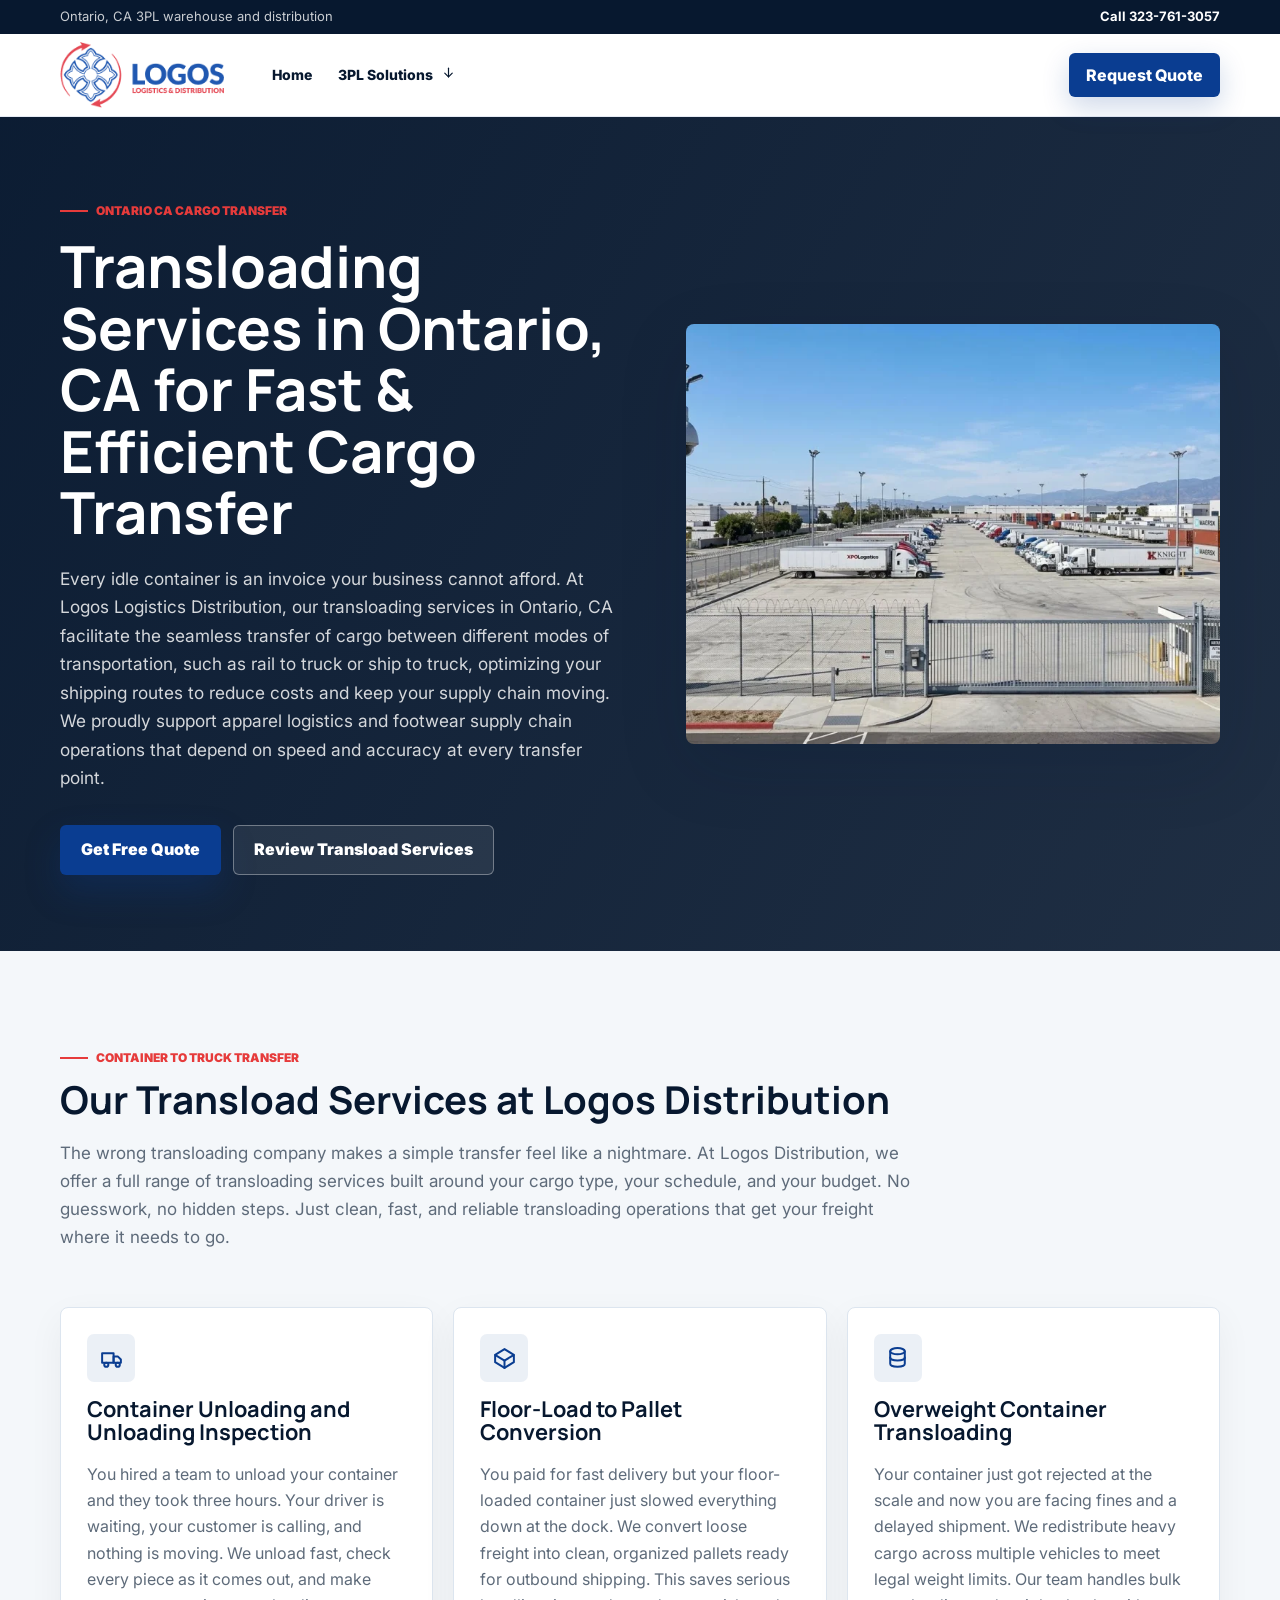
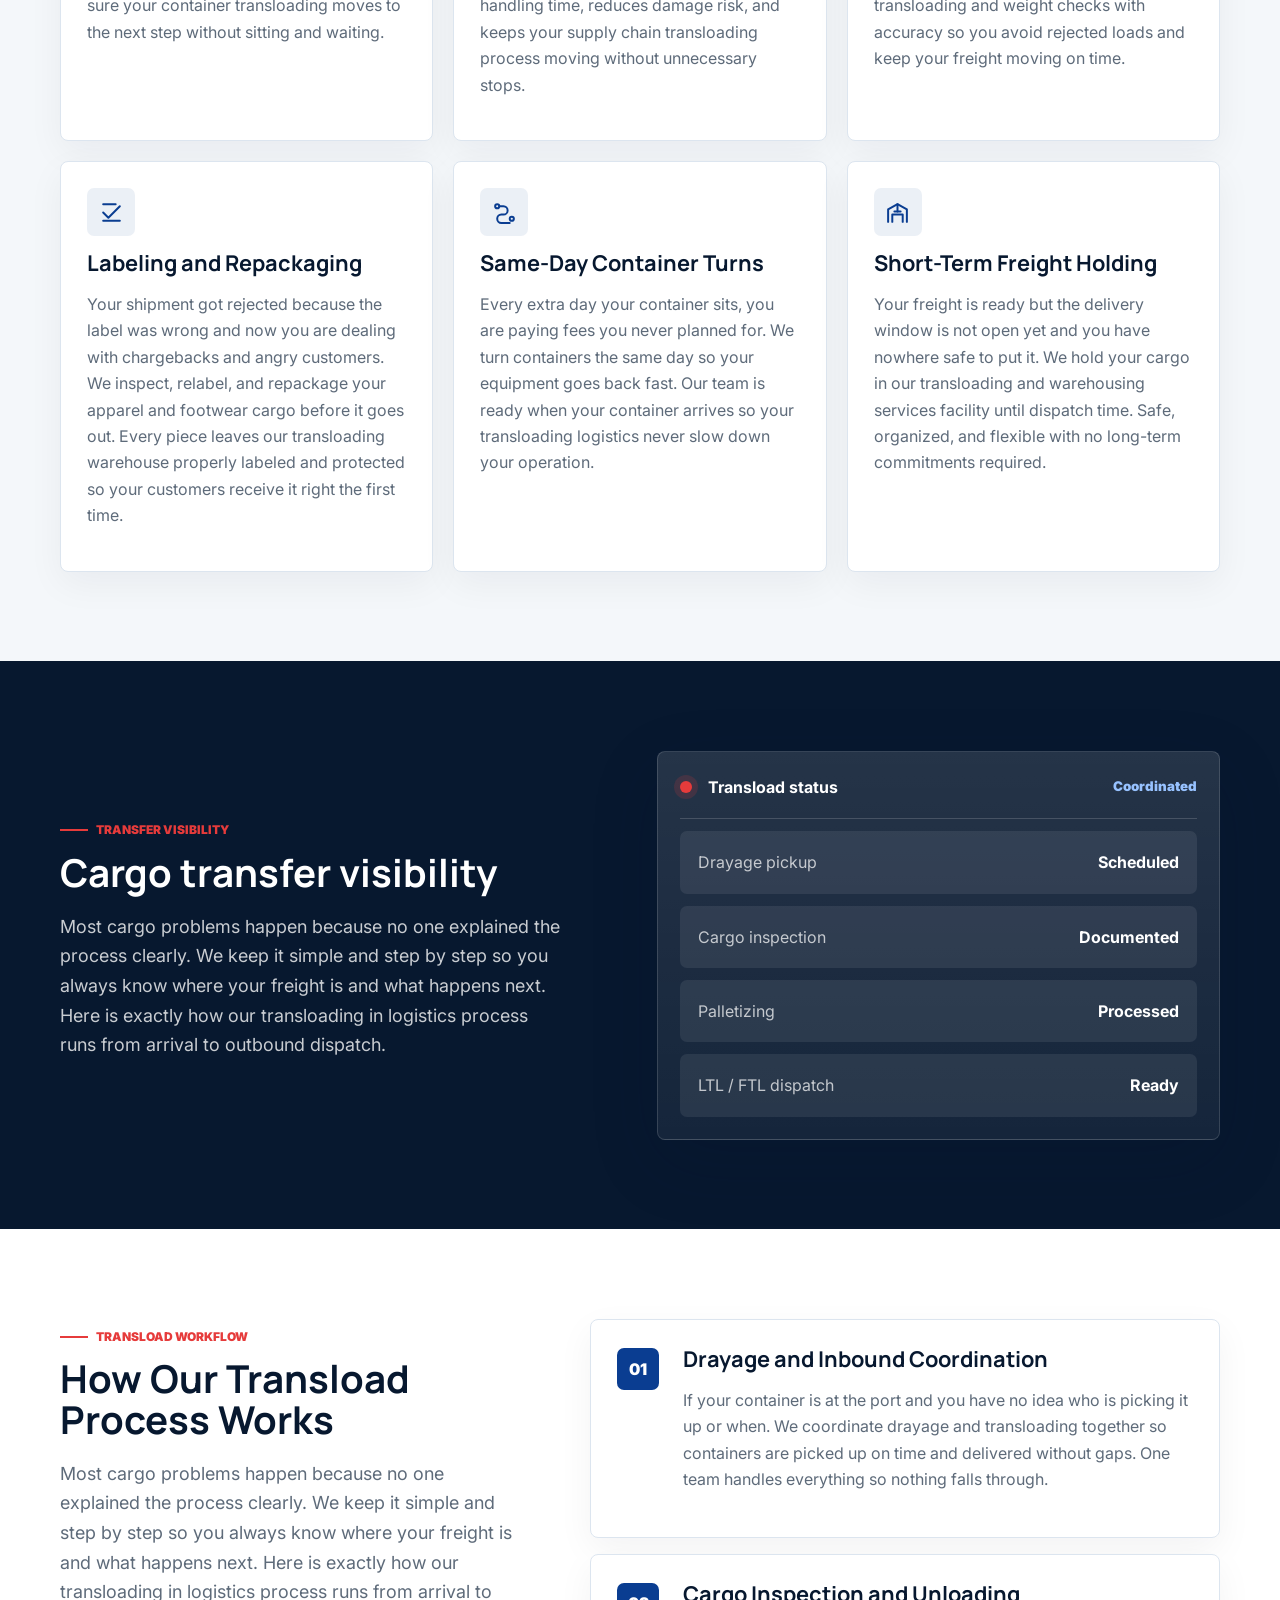
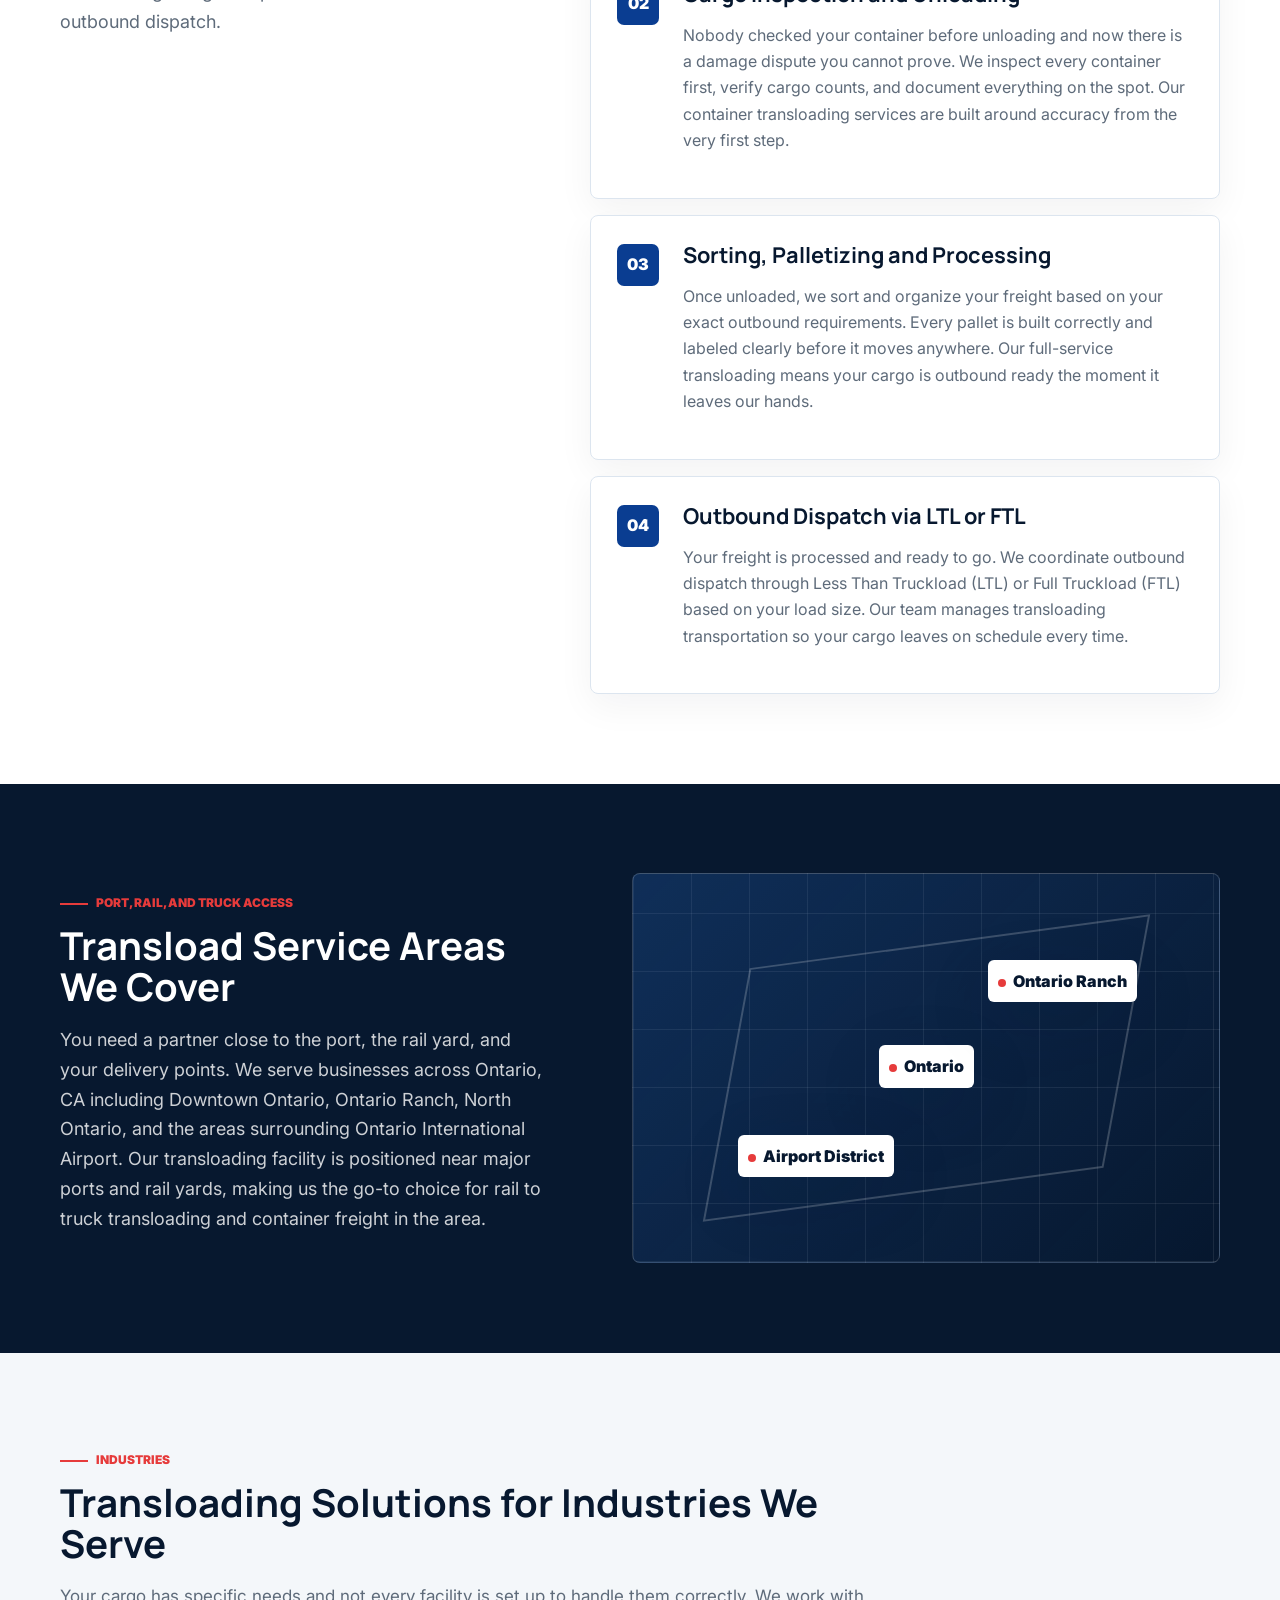
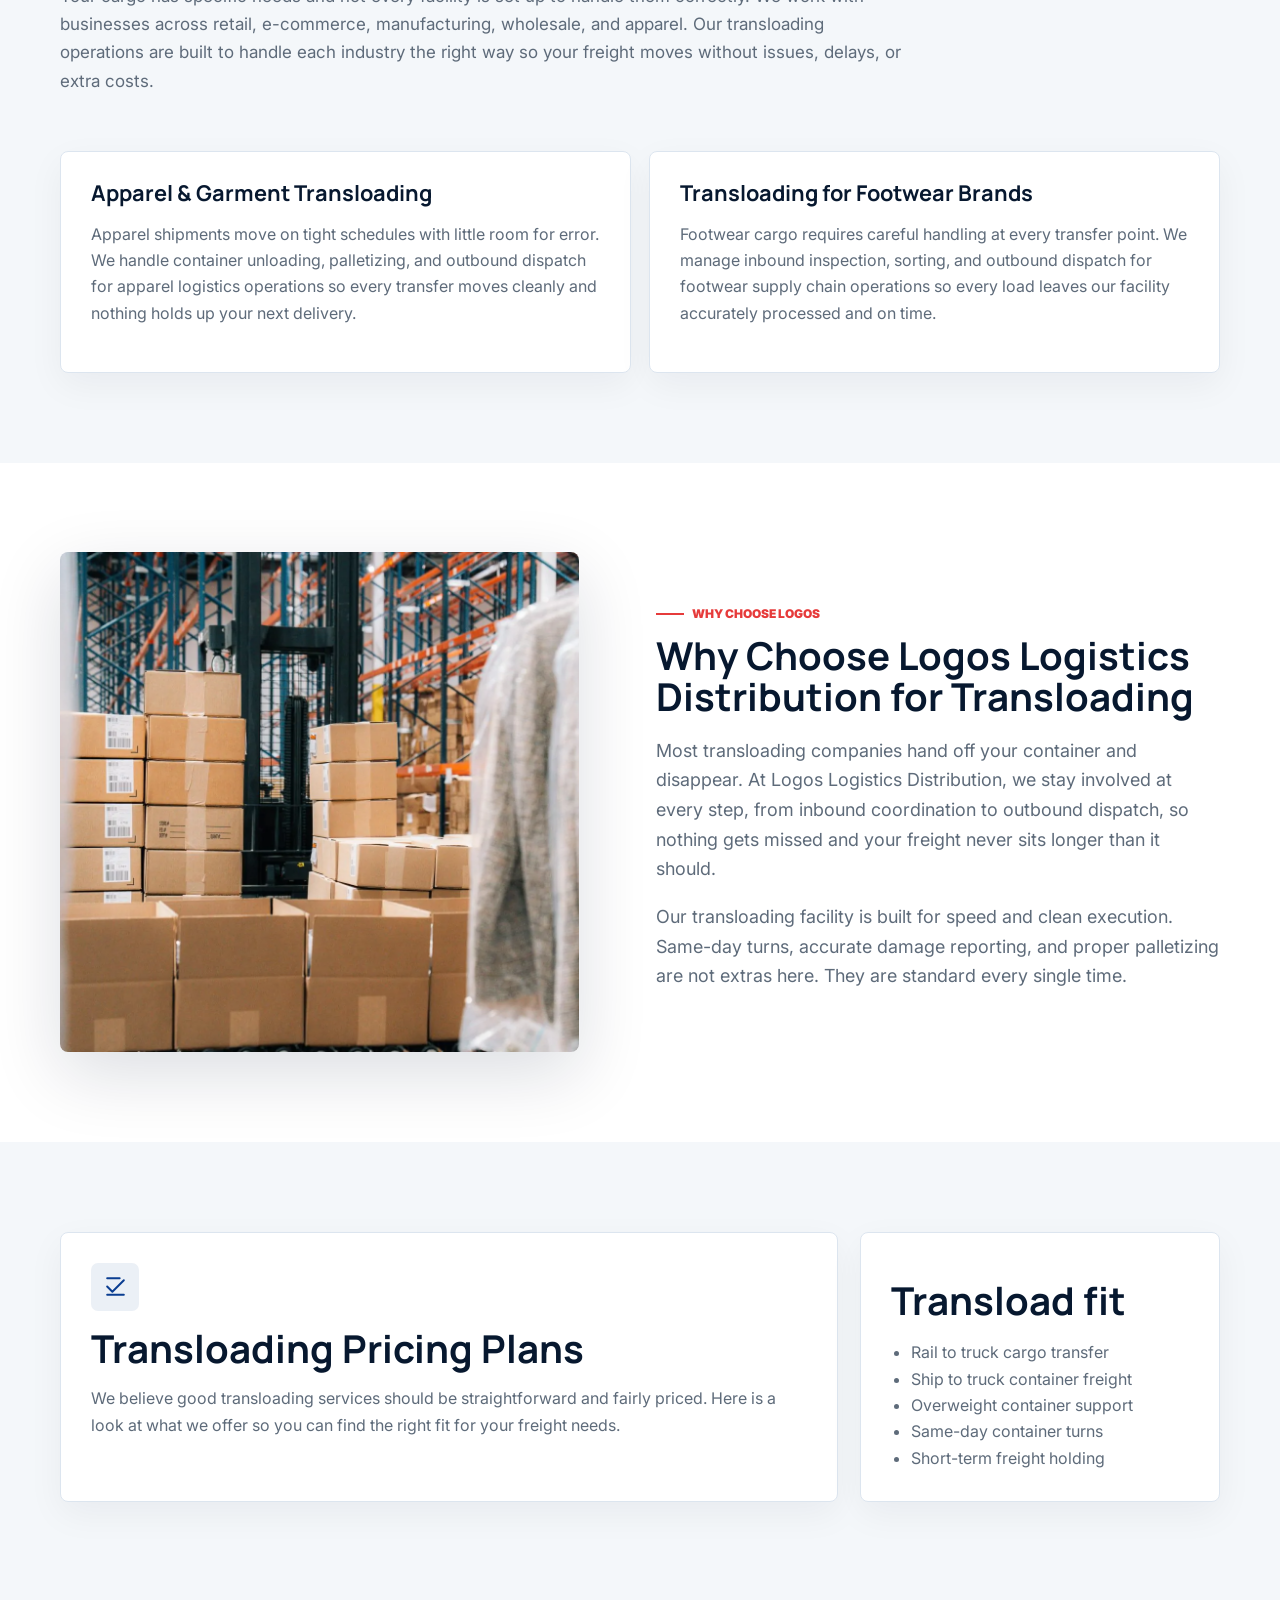
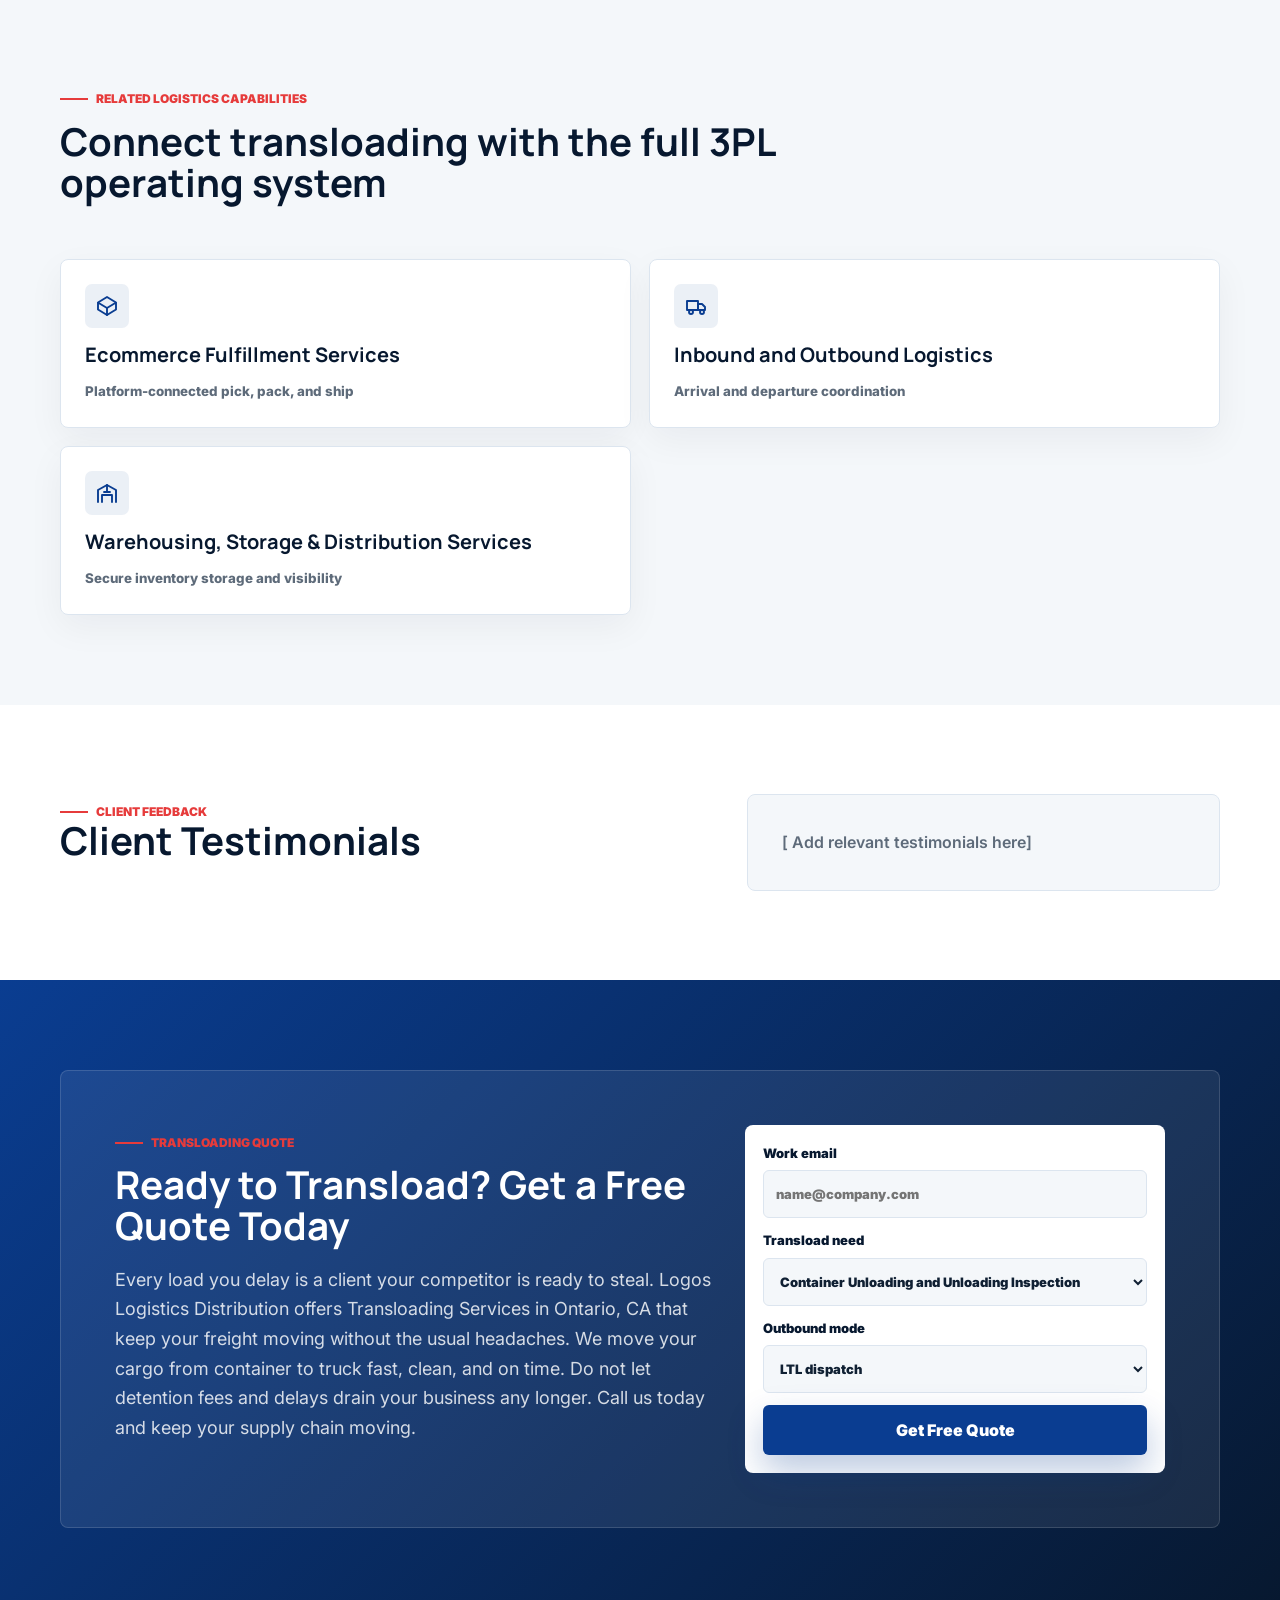
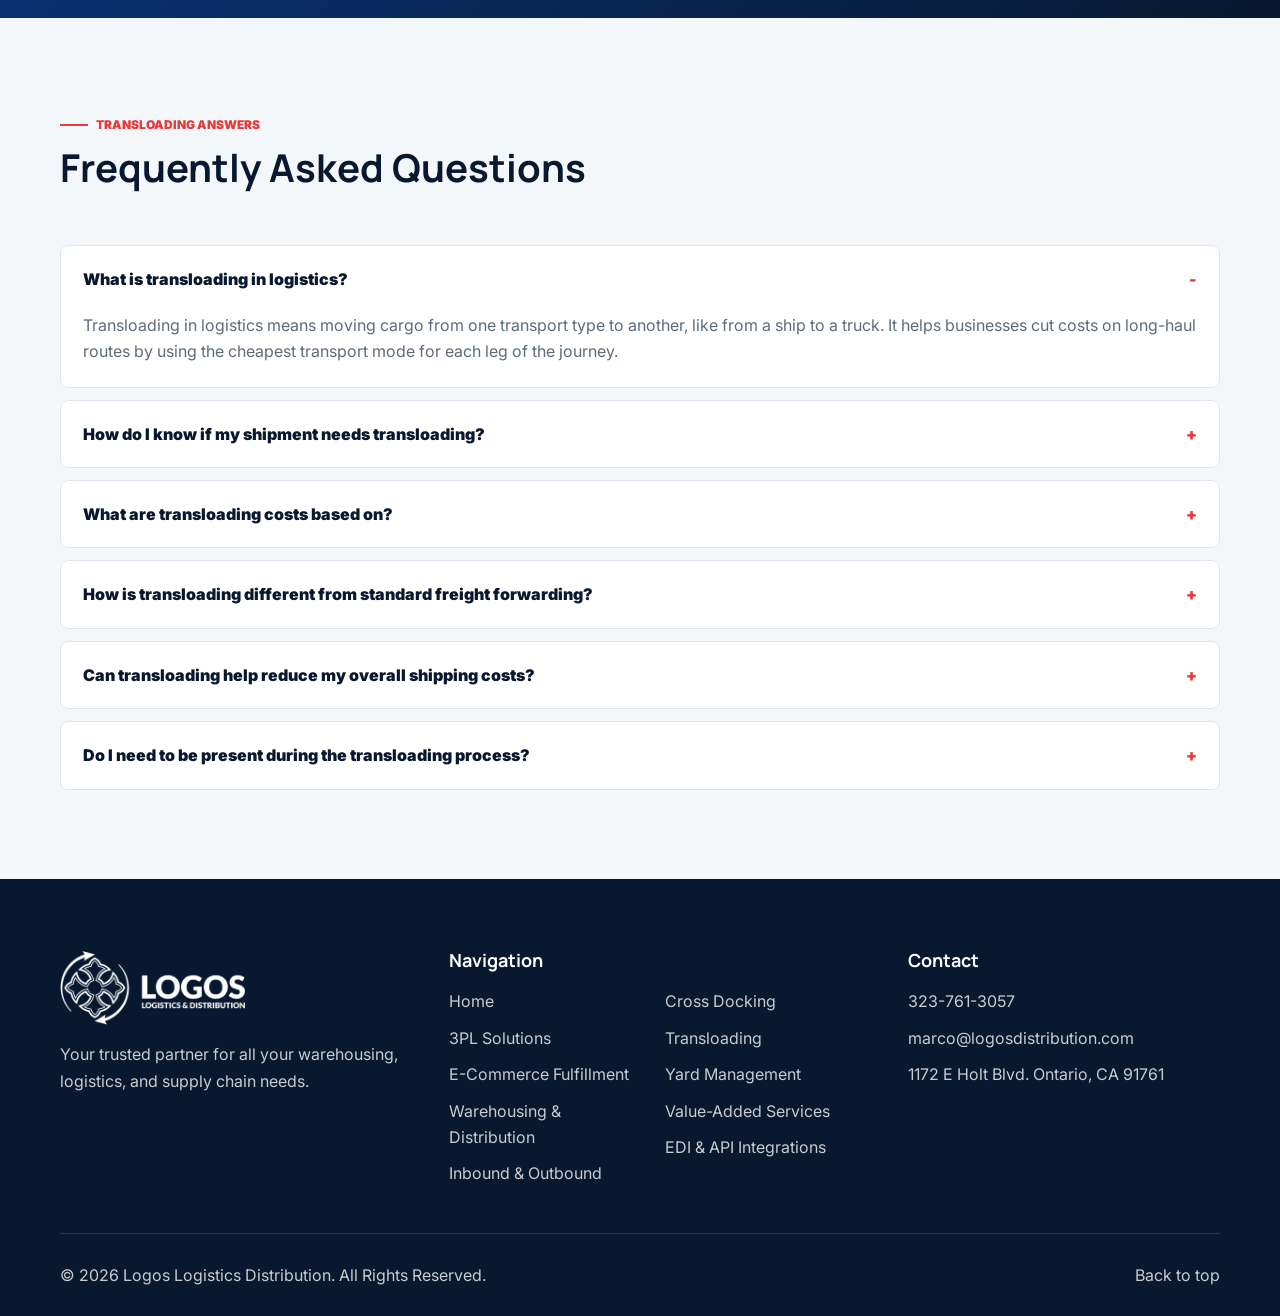
<file: transloading.html>
<!doctype html>
<html lang="en">
<head>
  <meta charset="utf-8">
  <meta name="viewport" content="width=device-width, initial-scale=1">
  <meta name="source-heading" content="Meta title :">
  <title>Transloading Services in Ontario, CA for Fast &amp; Efficient Cargo Transfer | Logos Logistics Distribution</title>
  <meta name="description" content="Every idle container is an invoice your business cannot afford. At Logos Logistics Distribution, our transloading services in Ontario, CA facilitate the seamless transfer of cargo between different modes of transportation, such as rail to truck or ship to truck, optimizing your shipping routes to reduce costs and keep your supply chain moving. We proudly support apparel logistics and footwear supply chain operations that depend on speed and accuracy at every transfer point.">
  <link rel="preconnect" href="https://fonts.googleapis.com">
  <link rel="preconnect" href="https://fonts.gstatic.com" crossorigin>
  <link href="https://fonts.googleapis.com/css2?family=Inter:wght@400;500;600;700;800&family=Manrope:wght@600;700;800&display=swap" rel="stylesheet">
  <link rel="stylesheet" href="styles.css?v=20260515-ui-polish">
</head>
<body class="inner-page transload-page">
  <a class="skip-link" href="#main">Skip to content</a>
  <header class="site-header">
    <div class="topline">
      <div class="container topline-inner">
        <span>Ontario, CA 3PL warehouse and distribution</span>
        <a href="tel:3237613057">Call 323-761-3057</a>
      </div>
    </div>
    <div class="container nav-shell">
      <a class="brand" href="index.html" aria-label="Logos Logistics Distribution home">
        <img src="assets/logo.png" alt="Logos Logistics Distribution logo">
      </a>
      <nav class="desktop-nav" aria-label="Primary navigation">
        <a href="index.html">Home</a>
        <div class="mega">
          <button type="button" class="mega-trigger" aria-expanded="false">
            3PL Solutions
            <span><svg viewBox="0 0 24 24" aria-hidden="true" fill="none" stroke="currentColor" stroke-width="1.9" stroke-linecap="round" stroke-linejoin="round"><path d="M5 12h14"/><path d="m13 6 6 6-6 6"/></svg></span>
          </button>
          <div class="mega-panel" aria-label="3PL Solutions menu">
            <div class="mega-copy">
              <strong>Service architecture</strong>
              <p>Warehousing, fulfillment, cross dock, yard management, and EDI/API workflows organized for operational buyers.</p>
            </div>
            <div class="mega-grid"><a href="3pl-solutions.html" class="mega-card">
        <span>3PL Solutions</span>
        <small>Full logistics architecture</small>
      </a><a href="e-commerce-fulfillment.html" class="mega-card">
        <span>E-Commerce Fulfillment</span>
        <small>Operational service page</small>
      </a><a href="warehousing-distribution.html" class="mega-card">
        <span>Warehousing &amp; Distribution</span>
        <small>Operational service page</small>
      </a><a href="inbound-outbound.html" class="mega-card">
        <span>Inbound &amp; Outbound</span>
        <small>Operational service page</small>
      </a><a href="cross-docking.html" class="mega-card">
        <span>Cross Docking</span>
        <small>Operational service page</small>
      </a><a href="transloading.html" class="mega-card">
        <span>Transloading</span>
        <small>Operational service page</small>
      </a><a href="yard-management.html" class="mega-card">
        <span>Yard Management</span>
        <small>Operational service page</small>
      </a><a href="value-added-services.html" class="mega-card">
        <span>Value-Added Services</span>
        <small>Operational service page</small>
      </a><a href="edi-api-integrations.html" class="mega-card">
        <span>EDI &amp; API Integrations</span>
        <small>Operational service page</small>
      </a></div>
          </div>
        </div>
      </nav>
      <a class="nav-cta" href="#quote">Request Quote</a>
      <button class="menu-toggle" type="button" aria-expanded="false" aria-controls="mobile-menu" aria-label="Open menu">
        <span></span><span></span><span></span>
      </button>
    </div>
    <div id="mobile-menu" class="mobile-menu" hidden>
      <div class="container">
        <a href="index.html">Home</a><a href="3pl-solutions.html">3PL Solutions</a><a href="e-commerce-fulfillment.html">E-Commerce Fulfillment</a><a href="warehousing-distribution.html">Warehousing &amp; Distribution</a><a href="inbound-outbound.html">Inbound &amp; Outbound</a><a href="cross-docking.html">Cross Docking</a><a aria-current="page" href="transloading.html">Transloading</a><a href="yard-management.html">Yard Management</a><a href="value-added-services.html">Value-Added Services</a><a href="edi-api-integrations.html">EDI &amp; API Integrations</a>
        <a class="mobile-cta" href="#quote">Request Quote</a>
      </div>
    </div>
  </header>
  <main id="main">

    <section class="inner-hero">
      <div class="container inner-hero-grid">
        <div class="reveal">
          <span class="eyebrow">Ontario CA cargo transfer</span>
          <h1>Transloading Services in Ontario, CA for Fast &amp; Efficient Cargo Transfer</h1>
          <p>Every idle container is an invoice your business cannot afford. At Logos Logistics Distribution, our transloading services in Ontario, CA facilitate the seamless transfer of cargo between different modes of transportation, such as rail to truck or ship to truck, optimizing your shipping routes to reduce costs and keep your supply chain moving. We proudly support apparel logistics and footwear supply chain operations that depend on speed and accuracy at every transfer point.</p>
          <div class="hero-actions">
            <a class="btn primary" href="#quote">Get Free Quote</a>
            <a class="btn secondary" href="#transload-services">Review Transload Services</a>
          </div>
        </div>
        <figure class="inner-media reveal">
          <img src="assets/yard-storage.webp" alt="Transloading cargo transfer yard near Ontario California">
        </figure>
      </div>
    </section>

    <section id="transload-services" class="section light">
      <div class="container">
        <div class="section-intro reveal">
          <span class="eyebrow">Container to truck transfer</span>
          <h2>Our Transload Services at Logos Distribution</h2>
          <p>The wrong transloading company makes a simple transfer feel like a nightmare. At Logos Distribution, we offer a full range of transloading services built around your cargo type, your schedule, and your budget. No guesswork, no hidden steps. Just clean, fast, and reliable transloading operations that get your freight where it needs to go.</p>
        </div>
        <div class="service-grid three-card-grid">
          <article class="service-card reveal">
                <div class="service-icon"><svg viewBox="0 0 24 24" aria-hidden="true" fill="none" stroke="currentColor" stroke-width="1.9" stroke-linecap="round" stroke-linejoin="round"><path d="M3 7h11v9H3z"/><path d="M14 10h4l3 3v3h-7z"/><circle cx="7" cy="18" r="2"/><circle cx="18" cy="18" r="2"/></svg></div>
                <div>
                  <h3>Container Unloading and Unloading Inspection</h3>
                  <p>You hired a team to unload your container and they took three hours. Your driver is waiting, your customer is calling, and nothing is moving. We unload fast, check every piece as it comes out, and make sure your container transloading moves to the next step without sitting and waiting.</p>
                </div>
              </article><article class="service-card reveal">
                <div class="service-icon"><svg viewBox="0 0 24 24" aria-hidden="true" fill="none" stroke="currentColor" stroke-width="1.9" stroke-linecap="round" stroke-linejoin="round"><path d="M21 8.5 12 3 3 8.5v7L12 21l9-5.5z"/><path d="M3.3 8.7 12 14l8.7-5.3"/><path d="M12 14v7"/></svg></div>
                <div>
                  <h3>Floor-Load to Pallet Conversion</h3>
                  <p>You paid for fast delivery but your floor-loaded container just slowed everything down at the dock. We convert loose freight into clean, organized pallets ready for outbound shipping. This saves serious handling time, reduces damage risk, and keeps your supply chain transloading process moving without unnecessary stops.</p>
                </div>
              </article><article class="service-card reveal">
                <div class="service-icon"><svg viewBox="0 0 24 24" aria-hidden="true" fill="none" stroke="currentColor" stroke-width="1.9" stroke-linecap="round" stroke-linejoin="round"><ellipse cx="12" cy="5" rx="7" ry="3"/><path d="M5 5v6c0 1.7 3.1 3 7 3s7-1.3 7-3V5"/><path d="M5 11v6c0 1.7 3.1 3 7 3s7-1.3 7-3v-6"/></svg></div>
                <div>
                  <h3>Overweight Container Transloading</h3>
                  <p>Your container just got rejected at the scale and now you are facing fines and a delayed shipment. We redistribute heavy cargo across multiple vehicles to meet legal weight limits. Our team handles bulk transloading and weight checks with accuracy so you avoid rejected loads and keep your freight moving on time.</p>
                </div>
              </article><article class="service-card reveal">
                <div class="service-icon"><svg viewBox="0 0 24 24" aria-hidden="true" fill="none" stroke="currentColor" stroke-width="1.9" stroke-linecap="round" stroke-linejoin="round"><path d="M20 6 9 17l-5-5"/><path d="M4 20h16"/><path d="M4 4h12"/></svg></div>
                <div>
                  <h3>Labeling and Repackaging</h3>
                  <p>Your shipment got rejected because the label was wrong and now you are dealing with chargebacks and angry customers. We inspect, relabel, and repackage your apparel and footwear cargo before it goes out. Every piece leaves our transloading warehouse properly labeled and protected so your customers receive it right the first time.</p>
                </div>
              </article><article class="service-card reveal">
                <div class="service-icon"><svg viewBox="0 0 24 24" aria-hidden="true" fill="none" stroke="currentColor" stroke-width="1.9" stroke-linecap="round" stroke-linejoin="round"><circle cx="5" cy="6" r="2"/><circle cx="19" cy="18" r="2"/><path d="M7 6h4a4 4 0 0 1 0 8H9a4 4 0 0 0 0 8h8"/></svg></div>
                <div>
                  <h3>Same-Day Container Turns</h3>
                  <p>Every extra day your container sits, you are paying fees you never planned for. We turn containers the same day so your equipment goes back fast. Our team is ready when your container arrives so your transloading logistics never slow down your operation.</p>
                </div>
              </article><article class="service-card reveal">
                <div class="service-icon"><svg viewBox="0 0 24 24" aria-hidden="true" fill="none" stroke="currentColor" stroke-width="1.9" stroke-linecap="round" stroke-linejoin="round"><path d="M3 21V9l9-5 9 5v12"/><path d="M7 21v-7h10v7"/><path d="M9 11h6"/><path d="M12 4v7"/></svg></div>
                <div>
                  <h3>Short-Term Freight Holding</h3>
                  <p>Your freight is ready but the delivery window is not open yet and you have nowhere safe to put it. We hold your cargo in our transloading and warehousing services facility until dispatch time. Safe, organized, and flexible with no long-term commitments required.</p>
                </div>
              </article>
        </div>
      </div>
    </section>

    <section class="section tech-section">
      <div class="container tech-grid">
        <div class="tech-copy reveal">
          <span class="eyebrow">Transfer visibility</span>
          <h2>Cargo transfer visibility</h2>
          <p>Most cargo problems happen because no one explained the process clearly. We keep it simple and step by step so you always know where your freight is and what happens next. Here is exactly how our transloading in logistics process runs from arrival to outbound dispatch.</p>
        </div>
        <div class="dashboard reveal" aria-label="Transloading operation dashboard">
          <div class="dash-header"><span></span><strong>Transload status</strong><small>Coordinated</small></div>
          <div class="dash-row"><span>Drayage pickup</span><strong>Scheduled</strong></div>
          <div class="dash-row"><span>Cargo inspection</span><strong>Documented</strong></div>
          <div class="dash-row"><span>Palletizing</span><strong>Processed</strong></div>
          <div class="dash-row"><span>LTL / FTL dispatch</span><strong>Ready</strong></div>
        </div>
      </div>
    </section>

    <section class="section">
      <div class="container split">
        <div class="sticky-copy reveal">
          <span class="eyebrow">Transload workflow</span>
          <h2>How Our Transload Process Works</h2>
          <p>Most cargo problems happen because no one explained the process clearly. We keep it simple and step by step so you always know where your freight is and what happens next. Here is exactly how our transloading in logistics process runs from arrival to outbound dispatch.</p>
        </div>
        <div class="process-list">
          <article class="process-step reveal">
                <span>01</span>
                <h3>Drayage and Inbound Coordination</h3>
                <p>If your container is at the port and you have no idea who is picking it up or when. We coordinate drayage and transloading together so containers are picked up on time and delivered without gaps. One team handles everything so nothing falls through.</p>
              </article><article class="process-step reveal">
                <span>02</span>
                <h3>Cargo Inspection and Unloading</h3>
                <p>Nobody checked your container before unloading and now there is a damage dispute you cannot prove. We inspect every container first, verify cargo counts, and document everything on the spot. Our container transloading services are built around accuracy from the very first step.</p>
              </article><article class="process-step reveal">
                <span>03</span>
                <h3>Sorting, Palletizing and Processing</h3>
                <p>Once unloaded, we sort and organize your freight based on your exact outbound requirements. Every pallet is built correctly and labeled clearly before it moves anywhere. Our full-service transloading means your cargo is outbound ready the moment it leaves our hands.</p>
              </article><article class="process-step reveal">
                <span>04</span>
                <h3>Outbound Dispatch via LTL or FTL</h3>
                <p>Your freight is processed and ready to go. We coordinate outbound dispatch through Less Than Truckload (LTL) or Full Truckload (FTL) based on your load size. Our team manages transloading transportation so your cargo leaves on schedule every time.</p>
              </article>
        </div>
      </div>
    </section>

    <section class="section location-band">
      <div class="container location-grid">
        <div class="location-copy reveal">
          <span class="eyebrow">Port, rail, and truck access</span>
          <h2>Transload Service Areas We Cover</h2>
          <p>You need a partner close to the port, the rail yard, and your delivery points. We serve businesses across Ontario, CA including Downtown Ontario, Ontario Ranch, North Ontario, and the areas surrounding Ontario International Airport. Our transloading facility is positioned near major ports and rail yards, making us the go-to choice for rail to truck transloading and container freight in the area.</p>
        </div>
        <div class="map-card reveal" aria-label="Transload service areas in Ontario California">
          <div class="map-lines"></div>
          <span class="pin ontario">Ontario</span>
          <span class="pin port">Airport District</span>
          <span class="pin west">Ontario Ranch</span>
        </div>
      </div>
    </section>

    <section class="section light">
      <div class="container">
        <div class="section-intro reveal">
    <span class="eyebrow">Industries</span>
    <h2>Transloading Solutions for Industries We Serve</h2>
    <p>Your cargo has specific needs and not every facility is set up to handle them correctly. We work with businesses across retail, e-commerce, manufacturing, wholesale, and apparel. Our transloading operations are built to handle each industry the right way so your freight moves without issues, delays, or extra costs.</p>
  </div>
        <div class="industry-grid">
          <article class="industry-card reveal">
                <h3>Apparel &amp; Garment Transloading</h3>
                <p>Apparel shipments move on tight schedules with little room for error. We handle container unloading, palletizing, and outbound dispatch for apparel logistics operations so every transfer moves cleanly and nothing holds up your next delivery.</p>
              </article><article class="industry-card reveal">
                <h3>Transloading for Footwear Brands</h3>
                <p>Footwear cargo requires careful handling at every transfer point. We manage inbound inspection, sorting, and outbound dispatch for footwear supply chain operations so every load leaves our facility accurately processed and on time.</p>
              </article>
        </div>
      </div>
    </section>

    <section class="section">
      <div class="container trust-grid">
        <div class="trust-media reveal">
          <img src="assets/warehouse-operations.webp" alt="Transloading warehouse cargo processing operation">
        </div>
        <div class="trust-copy reveal">
          <span class="eyebrow">Why choose Logos</span>
          <h2>Why Choose  Logos Logistics Distribution for Transloading</h2>
          <p>Most transloading companies hand off your container and disappear. At Logos Logistics Distribution, we stay involved at every step, from inbound coordination to outbound dispatch, so nothing gets missed and your freight never sits longer than it should.</p><p>Our transloading facility is built for speed and clean execution. Same-day turns, accurate damage reporting, and proper palletizing are not extras here. They are standard every single time.</p>
        </div>
      </div>
    </section>

    <section class="section light">
      <div class="container detail-grid">
        <article class="detail-card reveal">
          <div class="service-icon"><svg viewBox="0 0 24 24" aria-hidden="true" fill="none" stroke="currentColor" stroke-width="1.9" stroke-linecap="round" stroke-linejoin="round"><path d="M20 6 9 17l-5-5"/><path d="M4 20h16"/><path d="M4 4h12"/></svg></div>
          <h2>Transloading Pricing Plans</h2>
          <p>We believe good transloading services should be straightforward and fairly priced. Here is a look at what we offer so you can find the right fit for your freight needs.</p>
        </article>
        <aside class="detail-aside reveal">
          <h2>Transload fit</h2>
          <ul>
            <li>Rail to truck cargo transfer</li>
            <li>Ship to truck container freight</li>
            <li>Overweight container support</li>
            <li>Same-day container turns</li>
            <li>Short-term freight holding</li>
          </ul>
        </aside>
      </div>
    </section>

    <section class="section light">
      <div class="container">
        <div class="section-intro reveal">
    <span class="eyebrow">Related logistics capabilities</span>
    <h2>Connect transloading with the full 3PL operating system</h2>
    
  </div>
        <div class="related-grid"><a class="related-card reveal" href="e-commerce-fulfillment.html">
        <span><svg viewBox="0 0 24 24" aria-hidden="true" fill="none" stroke="currentColor" stroke-width="1.9" stroke-linecap="round" stroke-linejoin="round"><path d="M21 8.5 12 3 3 8.5v7L12 21l9-5.5z"/><path d="M3.3 8.7 12 14l8.7-5.3"/><path d="M12 14v7"/></svg></span>
        <strong>Ecommerce Fulfillment Services</strong>
        <small>Platform-connected pick, pack, and ship</small>
      </a><a class="related-card reveal" href="inbound-outbound.html">
        <span><svg viewBox="0 0 24 24" aria-hidden="true" fill="none" stroke="currentColor" stroke-width="1.9" stroke-linecap="round" stroke-linejoin="round"><path d="M3 7h11v9H3z"/><path d="M14 10h4l3 3v3h-7z"/><circle cx="7" cy="18" r="2"/><circle cx="18" cy="18" r="2"/></svg></span>
        <strong>Inbound and Outbound Logistics</strong>
        <small>Arrival and departure coordination</small>
      </a><a class="related-card reveal" href="warehousing-distribution.html">
        <span><svg viewBox="0 0 24 24" aria-hidden="true" fill="none" stroke="currentColor" stroke-width="1.9" stroke-linecap="round" stroke-linejoin="round"><path d="M3 21V9l9-5 9 5v12"/><path d="M7 21v-7h10v7"/><path d="M9 11h6"/><path d="M12 4v7"/></svg></span>
        <strong>Warehousing, Storage &amp; Distribution Services</strong>
        <small>Secure inventory storage and visibility</small>
      </a></div>
      </div>
    </section>

    <section class="section testimonial-section">
      <div class="container quote-grid">
        <div class="quote-copy reveal">
          <span class="eyebrow">Client feedback</span>
          <h2>Client Testimonials</h2>
        </div>
        <blockquote class="testimonial-placeholder reveal">
          <p>[ Add relevant testimonials here]</p>
        </blockquote>
      </div>
    </section>

    <section id="quote" class="section quote-section">
      <div class="container quote-panel reveal">
        <div>
          <span class="eyebrow">Transloading quote</span>
          <h2>Ready to Transload? Get a Free Quote Today</h2>
          <p>Every load you delay is a client your competitor is ready to steal. Logos Logistics Distribution offers Transloading Services in Ontario, CA that keep your freight moving without the usual headaches. We move your cargo from container to truck fast, clean, and on time. Do not let detention fees and delays drain your business any longer. Call us today and keep your supply chain moving.</p>
        </div>
        <form class="quote-form" aria-label="Request a transloading quote">
          <label>Work email<input type="email" placeholder="name@company.com"></label>
          <label>Transload need<select><option>Container Unloading and Unloading Inspection</option><option>Floor-Load to Pallet Conversion</option><option>Overweight Container Transloading</option><option>Same-Day Container Turns</option></select></label>
          <label>Outbound mode<select><option>LTL dispatch</option><option>FTL dispatch</option><option>Rail to truck</option><option>Ship to truck</option></select></label>
          <button type="submit" class="btn primary">Get Free Quote</button>
        </form>
      </div>
    </section>

    <section class="section light faq-section">
      <div class="container">
        <div class="section-intro reveal">
    <span class="eyebrow">Transloading answers</span>
    <h2>Frequently Asked Questions</h2>
    
  </div>
        <div class="faq-list">
          <details class="faq-item reveal" open>
                <summary>What is transloading in logistics?</summary>
                <p>Transloading in logistics means moving cargo from one transport type to another, like from a ship to a truck. It helps businesses cut costs on long-haul routes by using the cheapest transport mode for each leg of the journey.</p>
              </details><details class="faq-item reveal" >
                <summary>How do I know if my shipment needs transloading?</summary>
                <p>If your cargo is arriving by rail or ocean container but needs to reach a destination only accessible by truck, transloading services are the right solution. It is also useful when containers are overweight or need repackaging before final delivery.</p>
              </details><details class="faq-item reveal" >
                <summary>What are transloading costs based on?</summary>
                <p>Transloading costs depend on cargo type, volume, handling requirements, and turnaround time. Factors like repackaging, relabeling, or same-day turns may affect the final rate. Contact us for a quote based on your specific shipment needs.</p>
              </details><details class="faq-item reveal" >
                <summary>How is transloading different from standard freight forwarding?</summary>
                <p>Freight forwarding arranges transportation across the full route. Transloading logistics focuses specifically on the physical transfer of cargo between transport modes at a facility. Both can work together as part of a complete supply chain transloading strategy.</p>
              </details><details class="faq-item reveal" >
                <summary>Can transloading help reduce my overall shipping costs?</summary>
                <p>Yes. By combining cheaper long-haul transport like rail with local truck delivery, transloading solutions can significantly lower your total shipping spend compared to using a single transport mode for the entire route.</p>
              </details><details class="faq-item reveal" >
                <summary>Do I need to be present during the transloading process?</summary>
                <p>No. Our team handles everything at our transloading facility. You receive full documentation including cargo counts and damage reports so you stay informed without being on site.</p>
              </details>
        </div>
      </div>
    </section>
  
  </main>
  <footer class="site-footer">
    <div class="container footer-grid">
      <div>
        <a class="footer-brand" href="index.html">
          <img src="assets/logo-white.webp" alt="Logos Logistics Distribution logo">
        </a>
        <p>Your trusted partner for all your warehousing, logistics, and supply chain needs.</p>
      </div>
      <div>
        <h2>Navigation</h2>
        <div class="footer-links"><a href="index.html">Home</a><a href="3pl-solutions.html">3PL Solutions</a><a href="e-commerce-fulfillment.html">E-Commerce Fulfillment</a><a href="warehousing-distribution.html">Warehousing &amp; Distribution</a><a href="inbound-outbound.html">Inbound &amp; Outbound</a><a href="cross-docking.html">Cross Docking</a><a href="transloading.html">Transloading</a><a href="yard-management.html">Yard Management</a><a href="value-added-services.html">Value-Added Services</a><a href="edi-api-integrations.html">EDI &amp; API Integrations</a></div>
      </div>
      <div>
        <h2>Contact</h2>
        <ul class="contact-list">
          <li><a href="tel:3237613057">323-761-3057</a></li>
          <li><a href="mailto:marco@logosdistribution.com">marco@logosdistribution.com</a></li>
          <li>1172 E Holt Blvd. Ontario, CA 91761</li>
        </ul>
      </div>
    </div>
    <div class="container footer-bottom">
      <span>&copy; 2026 Logos Logistics Distribution. All Rights Reserved.</span>
      <a href="#main">Back to top</a>
    </div>
  </footer>
  <script src="app.js" defer></script>
</body>
</html>
</file>
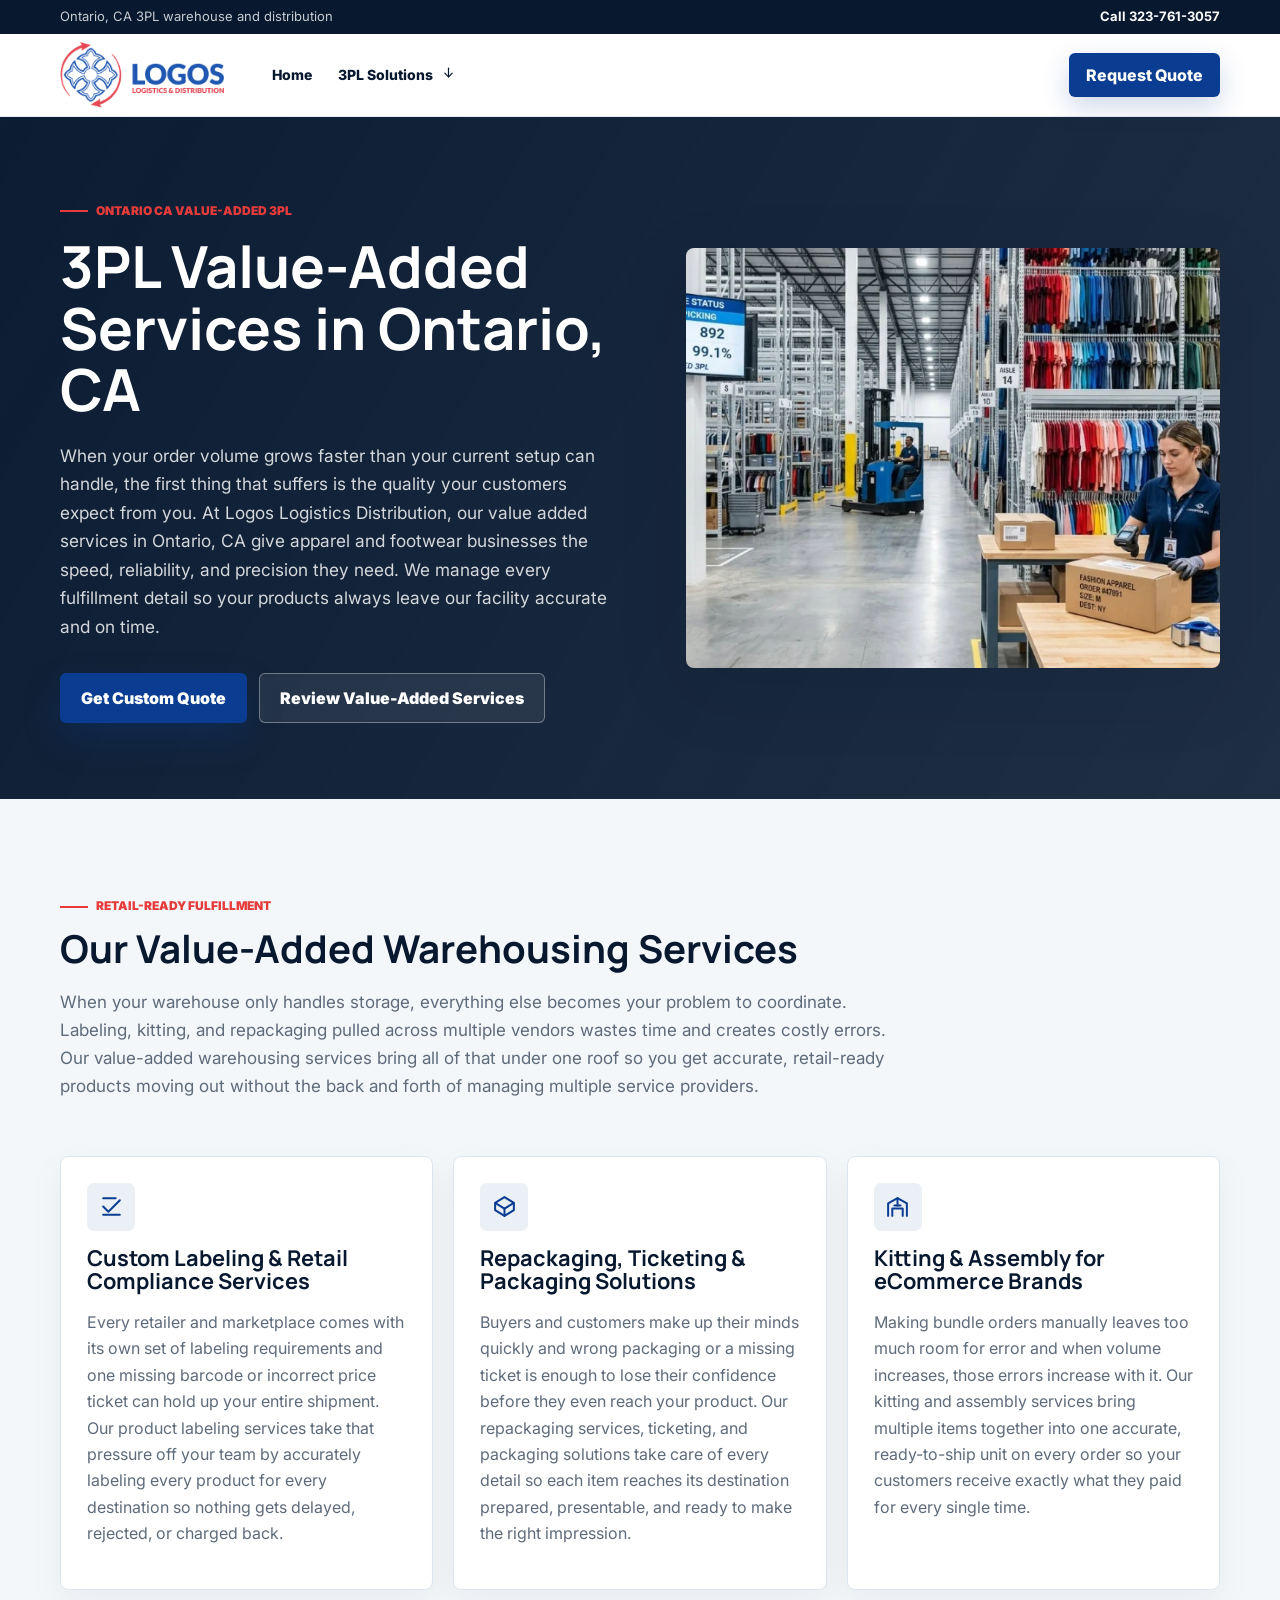
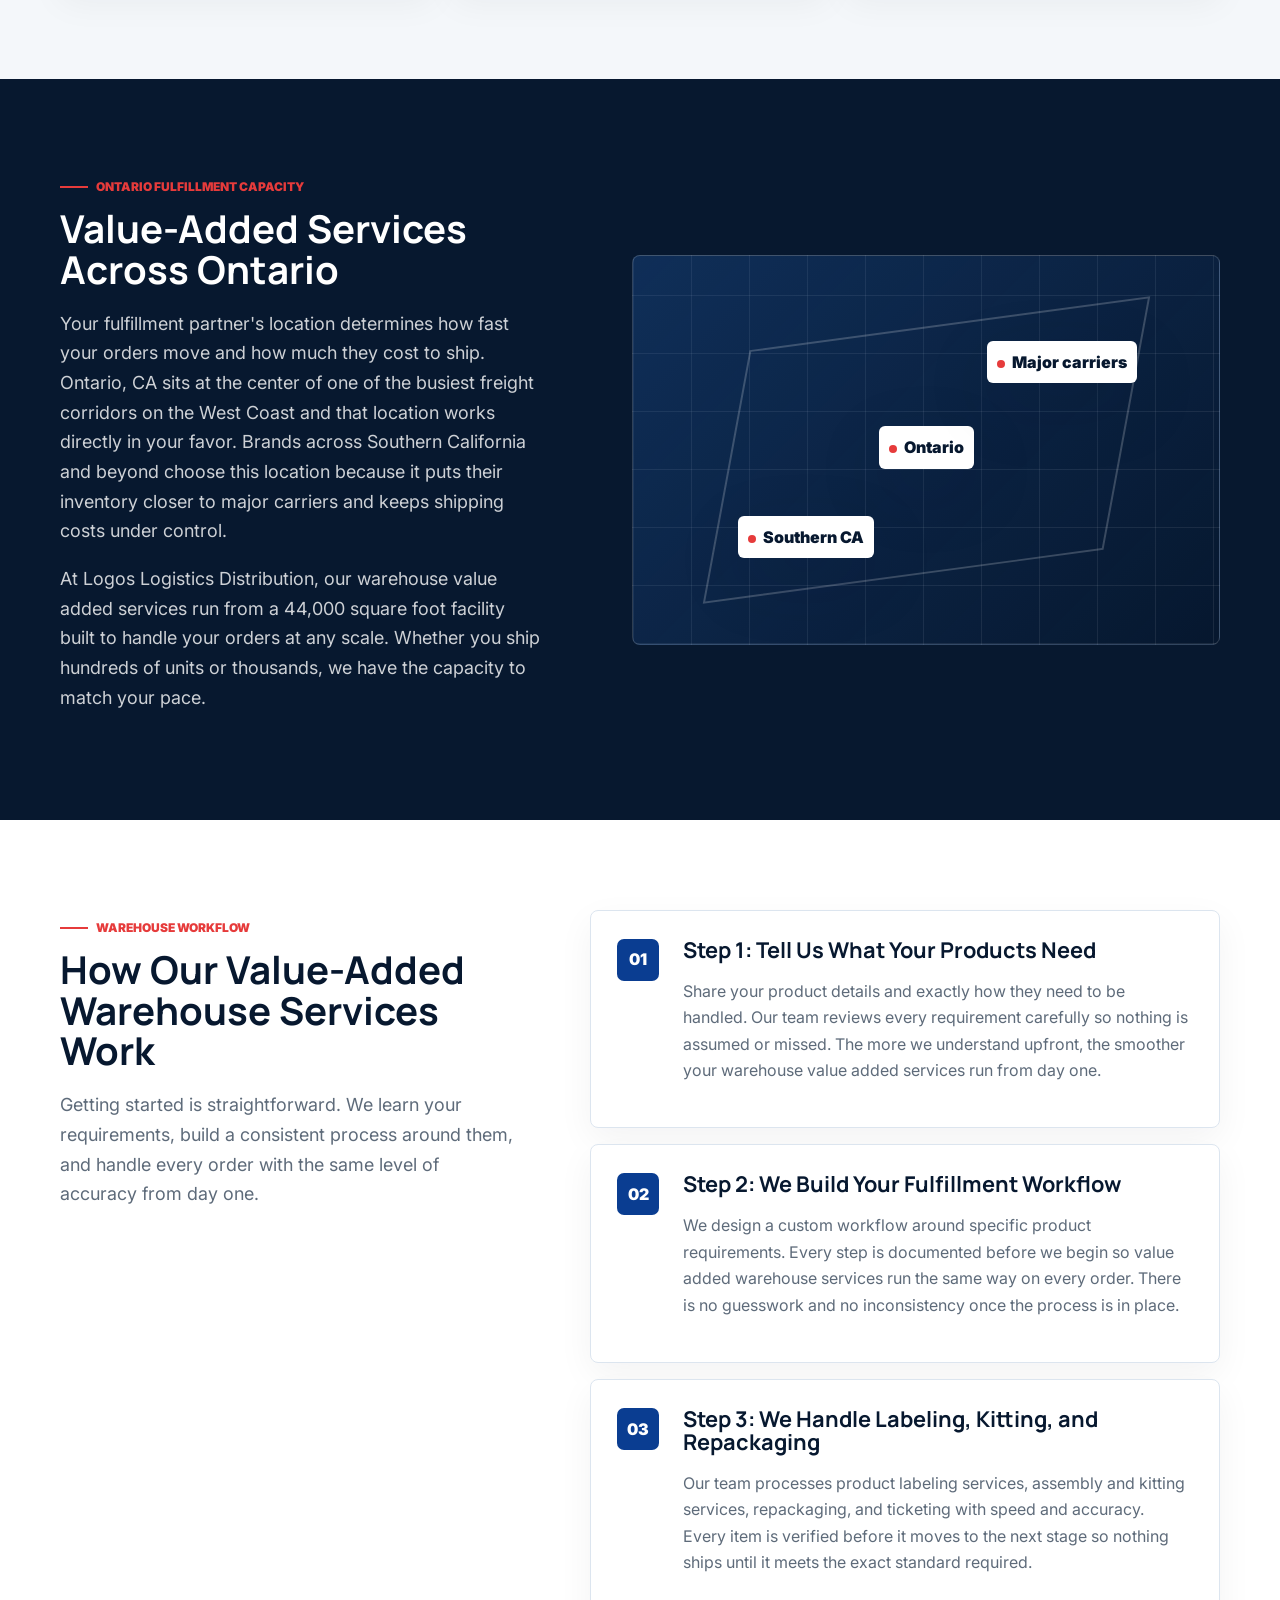
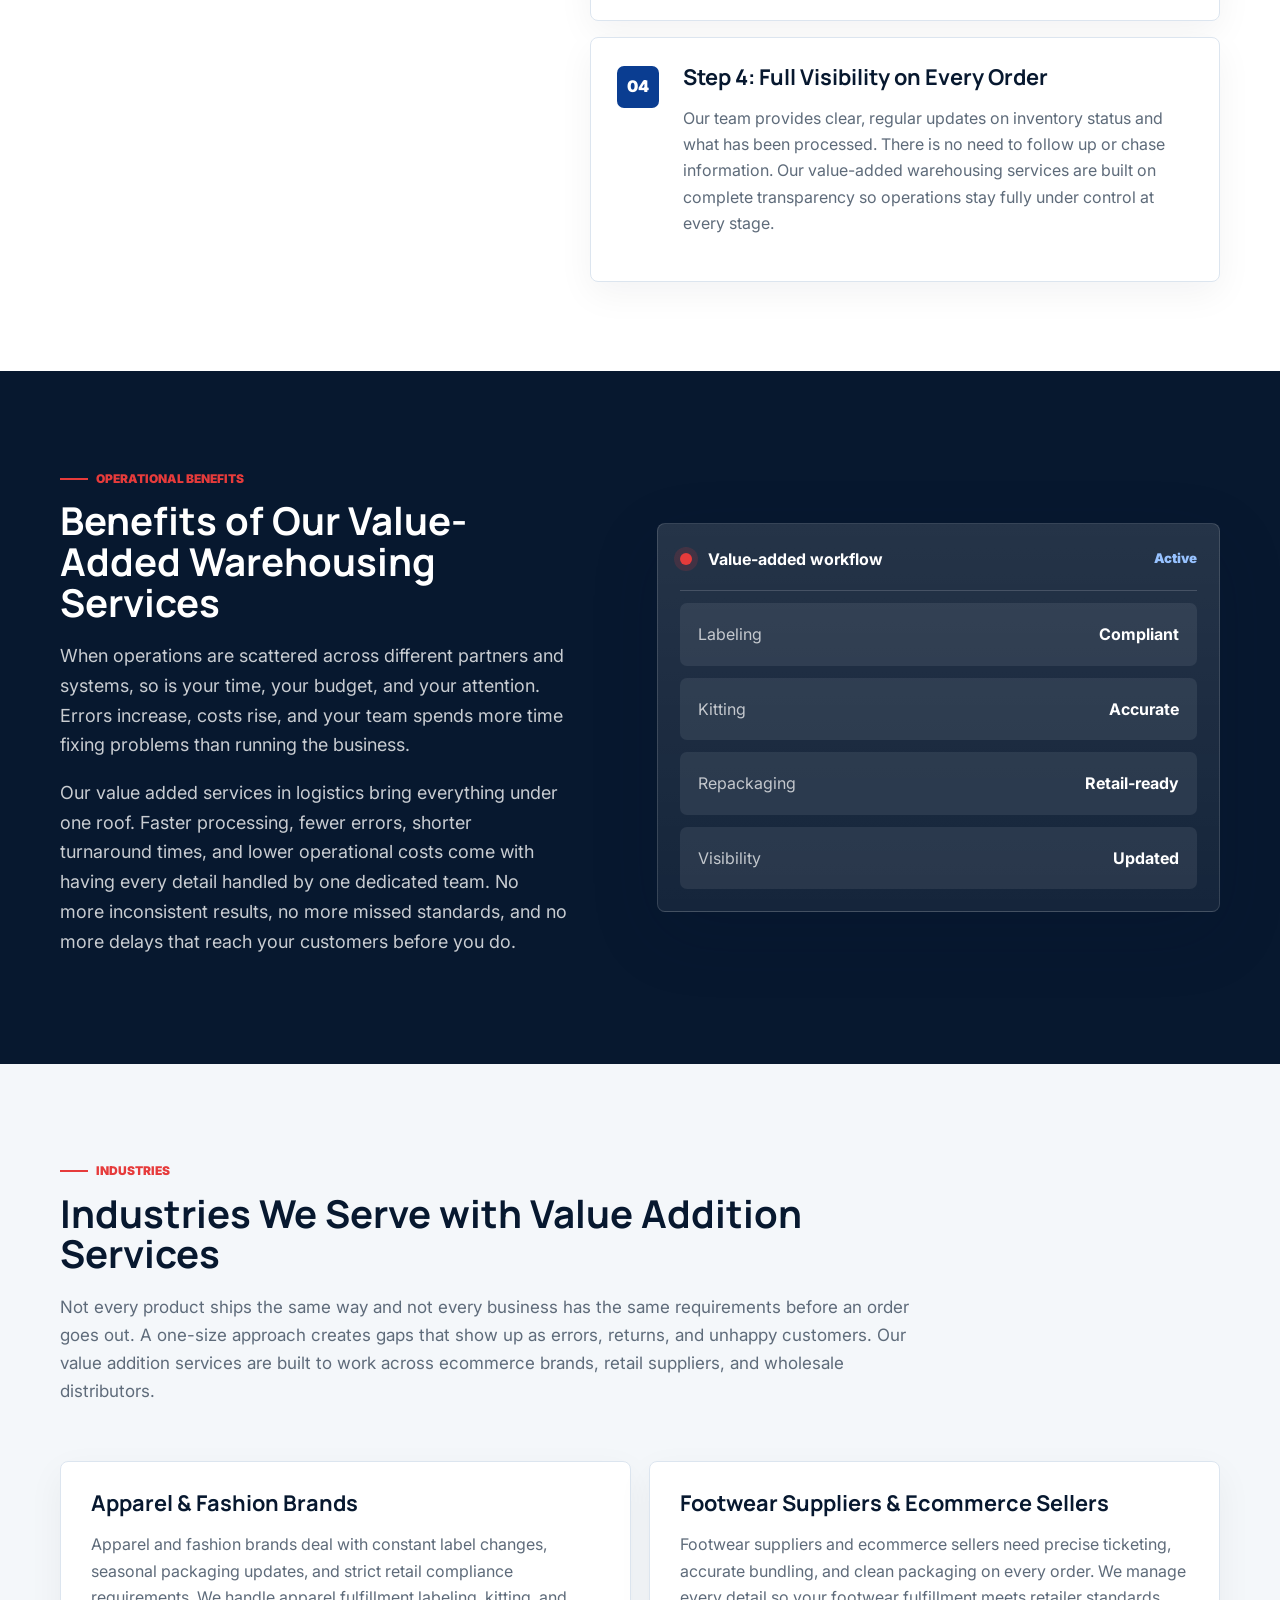
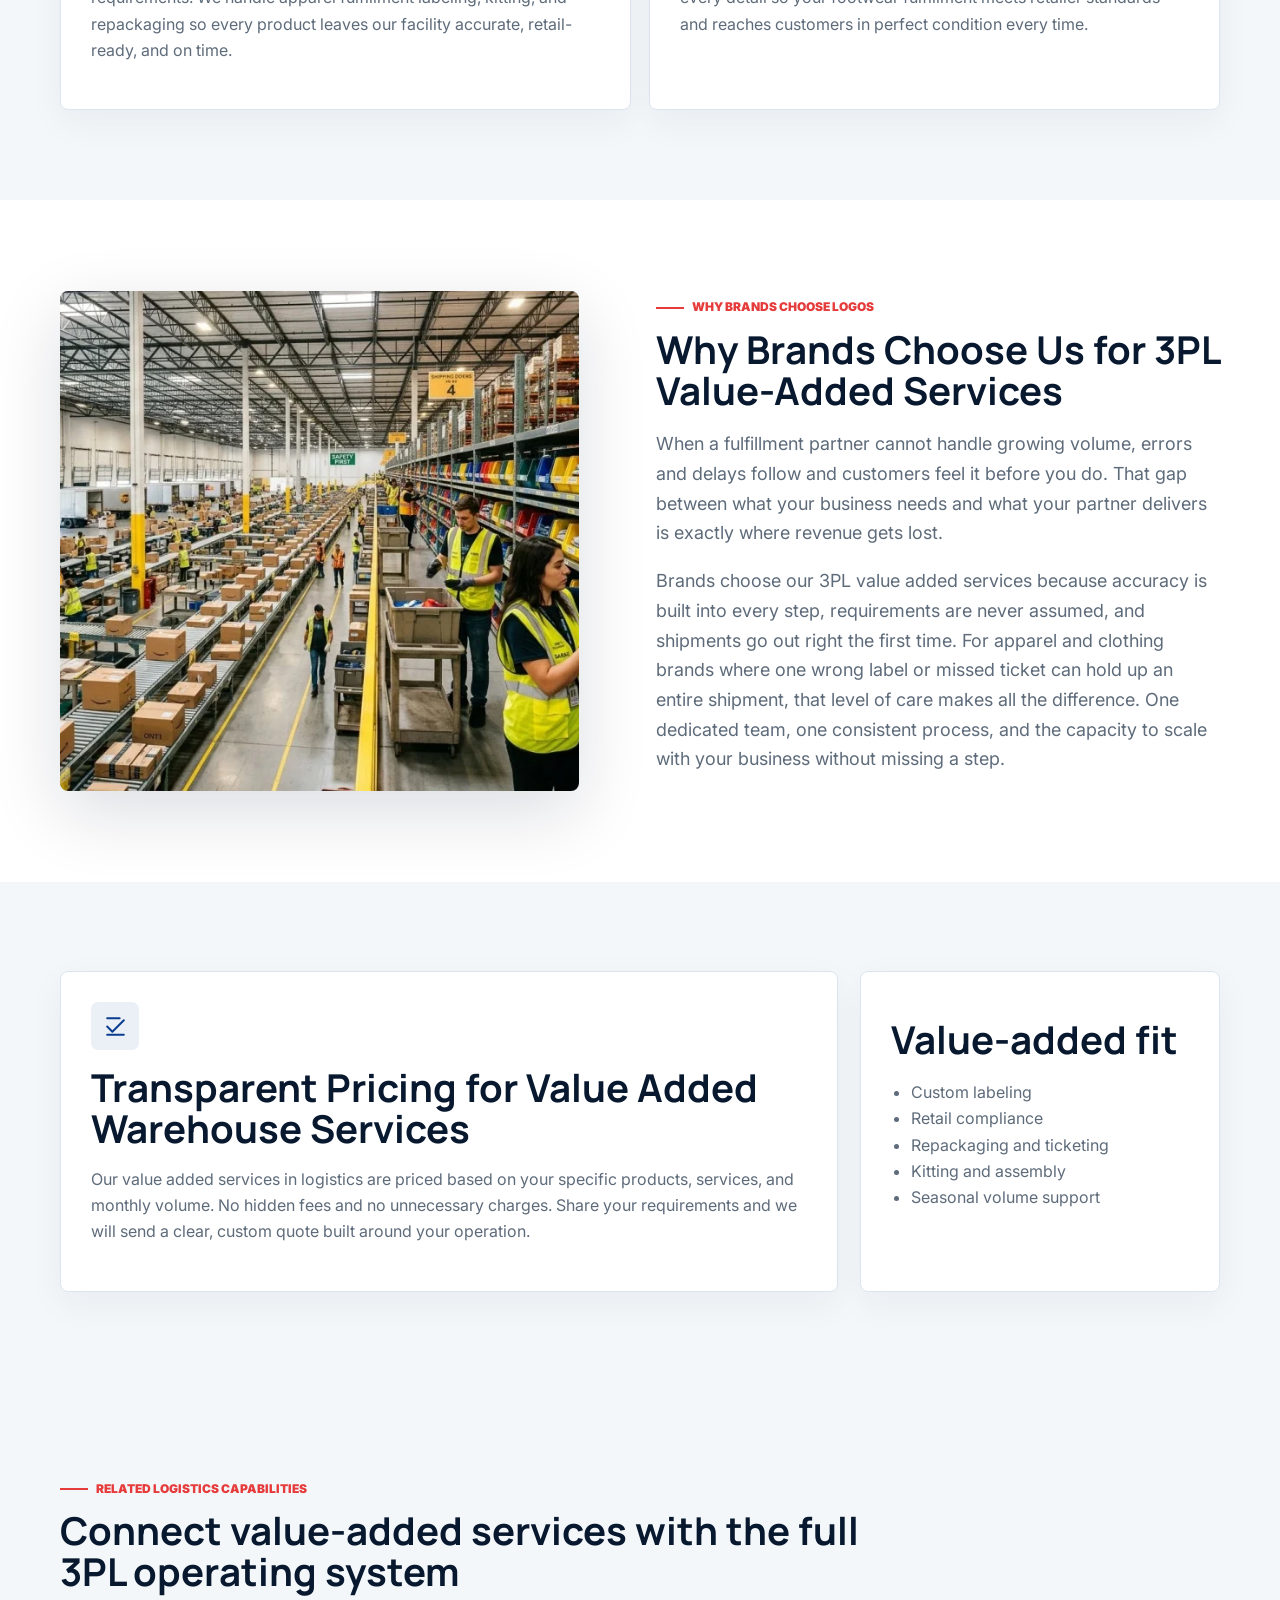
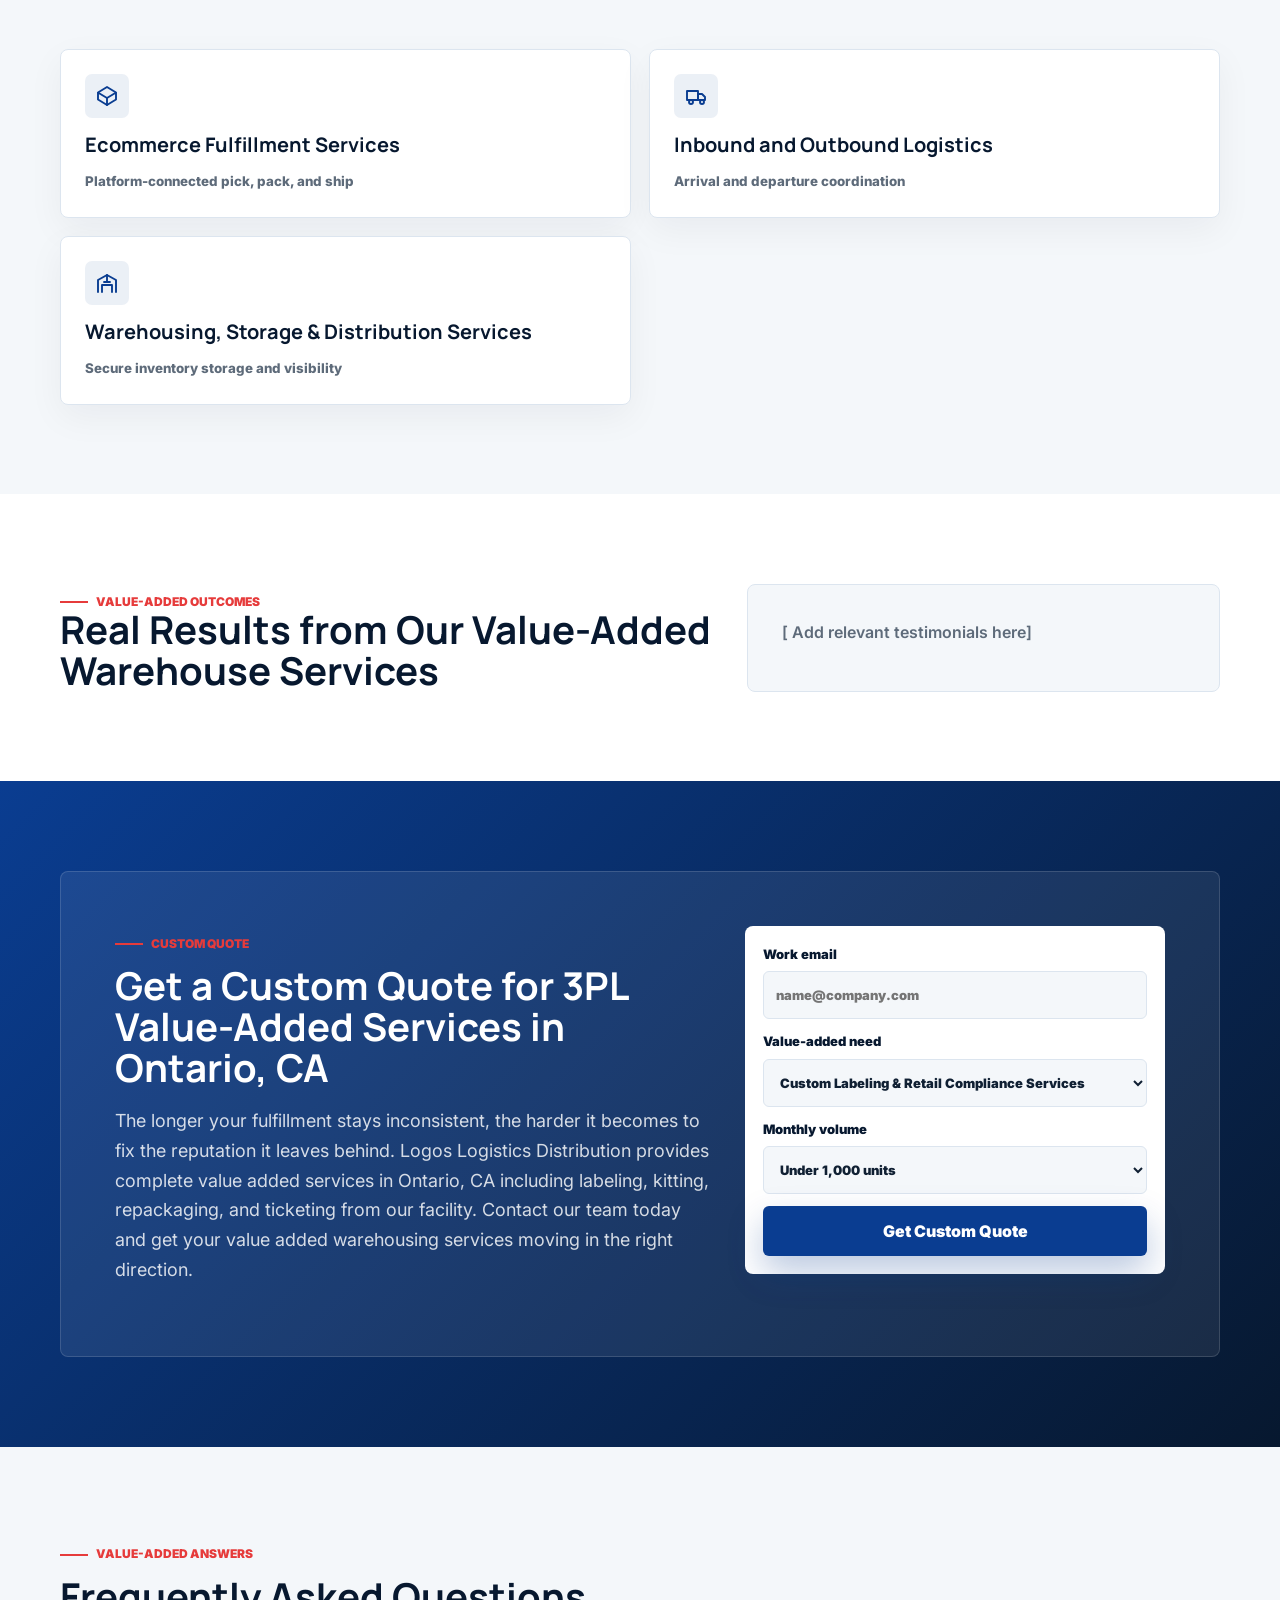
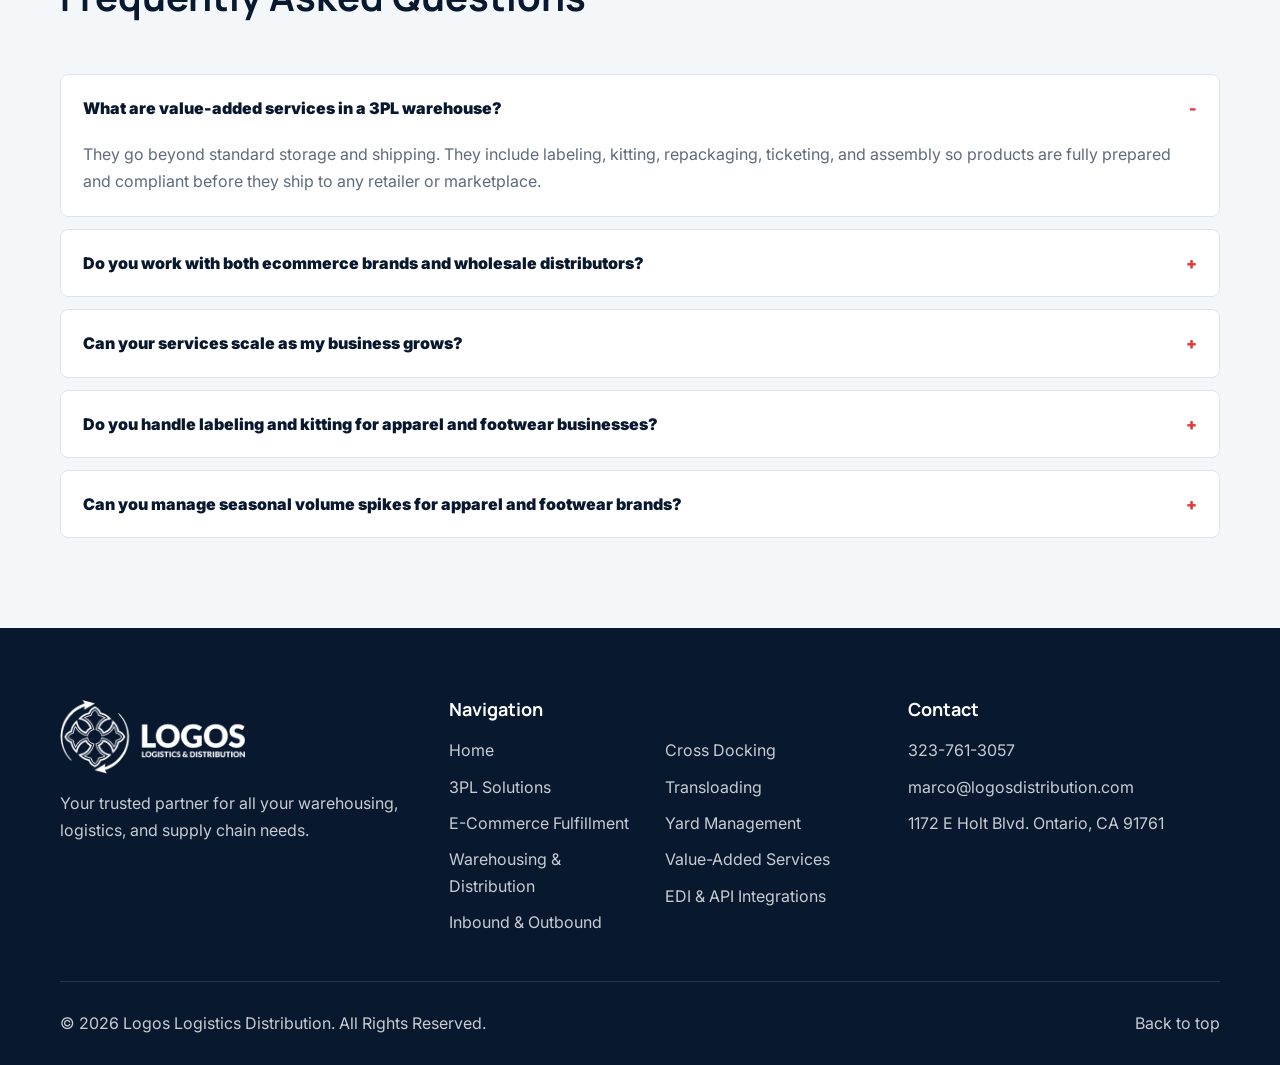
<file: value-added-services.html>
<!doctype html>
<html lang="en">
<head>
  <meta charset="utf-8">
  <meta name="viewport" content="width=device-width, initial-scale=1">
  <meta name="source-heading" content="Meta title :">
  <title>3PL Value-Added Services in Ontario, CA | Logos Logistics Distribution</title>
  <meta name="description" content="When your order volume grows faster than your current setup can handle, the first thing that suffers is the quality your customers expect from you. At Logos Logistics Distribution, our value added services in Ontario, CA give apparel and footwear businesses the speed, reliability, and precision they need. We manage every fulfillment detail so your products always leave our facility accurate and on time.">
  <link rel="preconnect" href="https://fonts.googleapis.com">
  <link rel="preconnect" href="https://fonts.gstatic.com" crossorigin>
  <link href="https://fonts.googleapis.com/css2?family=Inter:wght@400;500;600;700;800&family=Manrope:wght@600;700;800&display=swap" rel="stylesheet">
  <link rel="stylesheet" href="styles.css?v=20260515-ui-polish">
</head>
<body class="inner-page value-added-page">
  <a class="skip-link" href="#main">Skip to content</a>
  <header class="site-header">
    <div class="topline">
      <div class="container topline-inner">
        <span>Ontario, CA 3PL warehouse and distribution</span>
        <a href="tel:3237613057">Call 323-761-3057</a>
      </div>
    </div>
    <div class="container nav-shell">
      <a class="brand" href="index.html" aria-label="Logos Logistics Distribution home">
        <img src="assets/logo.png" alt="Logos Logistics Distribution logo">
      </a>
      <nav class="desktop-nav" aria-label="Primary navigation">
        <a href="index.html">Home</a>
        <div class="mega">
          <button type="button" class="mega-trigger" aria-expanded="false">
            3PL Solutions
            <span><svg viewBox="0 0 24 24" aria-hidden="true" fill="none" stroke="currentColor" stroke-width="1.9" stroke-linecap="round" stroke-linejoin="round"><path d="M5 12h14"/><path d="m13 6 6 6-6 6"/></svg></span>
          </button>
          <div class="mega-panel" aria-label="3PL Solutions menu">
            <div class="mega-copy">
              <strong>Service architecture</strong>
              <p>Warehousing, fulfillment, cross dock, yard management, and EDI/API workflows organized for operational buyers.</p>
            </div>
            <div class="mega-grid"><a href="3pl-solutions.html" class="mega-card">
        <span>3PL Solutions</span>
        <small>Full logistics architecture</small>
      </a><a href="e-commerce-fulfillment.html" class="mega-card">
        <span>E-Commerce Fulfillment</span>
        <small>Operational service page</small>
      </a><a href="warehousing-distribution.html" class="mega-card">
        <span>Warehousing &amp; Distribution</span>
        <small>Operational service page</small>
      </a><a href="inbound-outbound.html" class="mega-card">
        <span>Inbound &amp; Outbound</span>
        <small>Operational service page</small>
      </a><a href="cross-docking.html" class="mega-card">
        <span>Cross Docking</span>
        <small>Operational service page</small>
      </a><a href="transloading.html" class="mega-card">
        <span>Transloading</span>
        <small>Operational service page</small>
      </a><a href="yard-management.html" class="mega-card">
        <span>Yard Management</span>
        <small>Operational service page</small>
      </a><a href="value-added-services.html" class="mega-card">
        <span>Value-Added Services</span>
        <small>Operational service page</small>
      </a><a href="edi-api-integrations.html" class="mega-card">
        <span>EDI &amp; API Integrations</span>
        <small>Operational service page</small>
      </a></div>
          </div>
        </div>
      </nav>
      <a class="nav-cta" href="#quote">Request Quote</a>
      <button class="menu-toggle" type="button" aria-expanded="false" aria-controls="mobile-menu" aria-label="Open menu">
        <span></span><span></span><span></span>
      </button>
    </div>
    <div id="mobile-menu" class="mobile-menu" hidden>
      <div class="container">
        <a href="index.html">Home</a><a href="3pl-solutions.html">3PL Solutions</a><a href="e-commerce-fulfillment.html">E-Commerce Fulfillment</a><a href="warehousing-distribution.html">Warehousing &amp; Distribution</a><a href="inbound-outbound.html">Inbound &amp; Outbound</a><a href="cross-docking.html">Cross Docking</a><a href="transloading.html">Transloading</a><a href="yard-management.html">Yard Management</a><a aria-current="page" href="value-added-services.html">Value-Added Services</a><a href="edi-api-integrations.html">EDI &amp; API Integrations</a>
        <a class="mobile-cta" href="#quote">Request Quote</a>
      </div>
    </div>
  </header>
  <main id="main">

    <section class="inner-hero">
      <div class="container inner-hero-grid">
        <div class="reveal">
          <span class="eyebrow">Ontario CA value-added 3PL</span>
          <h1>3PL Value-Added Services in Ontario, CA</h1>
          <p>When your order volume grows faster than your current setup can handle, the first thing that suffers is the quality your customers expect from you. At Logos Logistics Distribution, our value added services in Ontario, CA give apparel and footwear businesses the speed, reliability, and precision they need. We manage every fulfillment detail so your products always leave our facility accurate and on time.</p>
          <div class="hero-actions">
            <a class="btn primary" href="#quote">Get Custom Quote</a>
            <a class="btn secondary" href="#value-added-services">Review Value-Added Services</a>
          </div>
        </div>
        <figure class="inner-media reveal">
          <img src="assets/fashion-scale.webp" alt="Value-added apparel and footwear fulfillment services">
        </figure>
      </div>
    </section>

    <section id="value-added-services" class="section light">
      <div class="container">
        <div class="section-intro reveal">
          <span class="eyebrow">Retail-ready fulfillment</span>
          <h2>Our Value-Added Warehousing Services</h2>
          <p>When your warehouse only handles storage, everything else becomes your problem to coordinate. Labeling, kitting, and repackaging pulled across multiple vendors wastes time and creates costly errors. Our value-added warehousing services bring all of that under one roof so you get accurate, retail-ready products moving out without the back and forth of managing multiple service providers.</p>
        </div>
        <div class="service-grid three-card-grid">
          <article class="service-card reveal">
                <div class="service-icon"><svg viewBox="0 0 24 24" aria-hidden="true" fill="none" stroke="currentColor" stroke-width="1.9" stroke-linecap="round" stroke-linejoin="round"><path d="M20 6 9 17l-5-5"/><path d="M4 20h16"/><path d="M4 4h12"/></svg></div>
                <div>
                  <h3>Custom Labeling &amp; Retail Compliance Services</h3>
                  <p>Every retailer and marketplace comes with its own set of labeling requirements and one missing barcode or incorrect price ticket can hold up your entire shipment. Our product labeling services take that pressure off your team by accurately labeling every product for every destination so nothing gets delayed, rejected, or charged back.</p>
                </div>
              </article><article class="service-card reveal">
                <div class="service-icon"><svg viewBox="0 0 24 24" aria-hidden="true" fill="none" stroke="currentColor" stroke-width="1.9" stroke-linecap="round" stroke-linejoin="round"><path d="M21 8.5 12 3 3 8.5v7L12 21l9-5.5z"/><path d="M3.3 8.7 12 14l8.7-5.3"/><path d="M12 14v7"/></svg></div>
                <div>
                  <h3>Repackaging, Ticketing &amp; Packaging Solutions</h3>
                  <p>Buyers and customers make up their minds quickly and wrong packaging or a missing ticket is enough to lose their confidence before they even reach your product. Our repackaging services, ticketing, and packaging solutions take care of every detail so each item reaches its destination prepared, presentable, and ready to make the right impression.</p>
                </div>
              </article><article class="service-card reveal">
                <div class="service-icon"><svg viewBox="0 0 24 24" aria-hidden="true" fill="none" stroke="currentColor" stroke-width="1.9" stroke-linecap="round" stroke-linejoin="round"><path d="M3 21V9l9-5 9 5v12"/><path d="M7 21v-7h10v7"/><path d="M9 11h6"/><path d="M12 4v7"/></svg></div>
                <div>
                  <h3>Kitting &amp; Assembly for eCommerce Brands</h3>
                  <p>Making bundle orders manually leaves too much room for error and when volume increases, those errors increase with it. Our kitting and assembly services bring multiple items together into one accurate, ready-to-ship unit on every order so your customers receive exactly what they paid for every single time.</p>
                </div>
              </article>
        </div>
      </div>
    </section>

    <section class="section location-band">
      <div class="container location-grid">
        <div class="location-copy reveal">
          <span class="eyebrow">Ontario fulfillment capacity</span>
          <h2>Value-Added Services Across Ontario</h2>
          <p>Your fulfillment partner's location determines how fast your orders move and how much they cost to ship. Ontario, CA sits at the center of one of the busiest freight corridors on the West Coast and that location works directly in your favor. Brands across Southern California and beyond choose this location because it puts their inventory closer to major carriers and keeps shipping costs under control.</p><p>At Logos Logistics Distribution, our warehouse value added services run from a 44,000 square foot facility built to handle your orders at any scale. Whether you ship hundreds of units or thousands, we have the capacity to match your pace.</p>
        </div>
        <div class="map-card reveal" aria-label="Value-added service area in Ontario California">
          <div class="map-lines"></div>
          <span class="pin ontario">Ontario</span>
          <span class="pin port">Southern CA</span>
          <span class="pin west">Major carriers</span>
        </div>
      </div>
    </section>

    <section class="section">
      <div class="container split">
        <div class="sticky-copy reveal">
          <span class="eyebrow">Warehouse workflow</span>
          <h2>How Our Value-Added Warehouse Services Work</h2>
          <p>Getting started is straightforward. We learn your requirements, build a consistent process around them, and handle every order with the same level of accuracy from day one.</p>
        </div>
        <div class="process-list">
          <article class="process-step reveal">
                <span>01</span>
                <h3>Step 1: Tell Us What Your Products Need</h3>
                <p>Share your product details and exactly how they need to be handled. Our team reviews every requirement carefully so nothing is assumed or missed. The more we understand upfront, the smoother your warehouse value added services run from day one.</p>
              </article><article class="process-step reveal">
                <span>02</span>
                <h3>Step 2: We Build Your Fulfillment Workflow</h3>
                <p>We design a custom workflow around specific product requirements. Every step is documented before we begin so value added warehouse services run the same way on every order. There is no guesswork and no inconsistency once the process is in place.</p>
              </article><article class="process-step reveal">
                <span>03</span>
                <h3>Step 3: We Handle Labeling, Kitting, and Repackaging</h3>
                <p>Our team processes product labeling services, assembly and kitting services, repackaging, and ticketing with speed and accuracy. Every item is verified before it moves to the next stage so nothing ships until it meets the exact standard required.</p>
              </article><article class="process-step reveal">
                <span>04</span>
                <h3>Step 4: Full Visibility on Every Order</h3>
                <p>Our team provides clear, regular updates on inventory status and what has been processed. There is no need to follow up or chase information. Our value-added warehousing services are built on complete transparency so operations stay fully under control at every stage.</p>
              </article>
        </div>
      </div>
    </section>

    <section class="section tech-section">
      <div class="container tech-grid">
        <div class="tech-copy reveal">
          <span class="eyebrow">Operational benefits</span>
          <h2>Benefits of Our Value-Added Warehousing Services</h2>
          <p>When operations are scattered across different partners and systems, so is your time, your budget, and your attention. Errors increase, costs rise, and your team spends more time fixing problems than running the business.</p><p>Our value added services in logistics bring everything under one roof. Faster processing, fewer errors, shorter turnaround times, and lower operational costs come with having every detail handled by one dedicated team. No more inconsistent results, no more missed standards, and no more delays that reach your customers before you do.</p>
        </div>
        <div class="dashboard reveal" aria-label="Value-added warehouse service dashboard">
          <div class="dash-header"><span></span><strong>Value-added workflow</strong><small>Active</small></div>
          <div class="dash-row"><span>Labeling</span><strong>Compliant</strong></div>
          <div class="dash-row"><span>Kitting</span><strong>Accurate</strong></div>
          <div class="dash-row"><span>Repackaging</span><strong>Retail-ready</strong></div>
          <div class="dash-row"><span>Visibility</span><strong>Updated</strong></div>
        </div>
      </div>
    </section>

    <section class="section light">
      <div class="container">
        <div class="section-intro reveal">
    <span class="eyebrow">Industries</span>
    <h2>Industries We Serve with Value Addition Services</h2>
    <p>Not every product ships the same way and not every business has the same requirements before an order goes out. A one-size approach creates gaps that show up as errors, returns, and unhappy customers. Our value addition services are built to work across ecommerce brands, retail suppliers, and wholesale distributors.</p>
  </div>
        <div class="industry-grid">
          <article class="industry-card reveal">
                <h3>Apparel &amp; Fashion Brands</h3>
                <p>Apparel and fashion brands deal with constant label changes, seasonal packaging updates, and strict retail compliance requirements. We handle apparel fulfillment labeling, kitting, and repackaging so every product leaves our facility accurate, retail-ready, and on time.</p>
              </article><article class="industry-card reveal">
                <h3>Footwear Suppliers &amp; Ecommerce Sellers</h3>
                <p>Footwear suppliers and ecommerce sellers need precise ticketing, accurate bundling, and clean packaging on every order. We manage every detail so your footwear fulfillment meets retailer standards and reaches customers in perfect condition every time.</p>
              </article>
        </div>
      </div>
    </section>

    <section class="section">
      <div class="container trust-grid">
        <div class="trust-media reveal">
          <img src="assets/apparel-fulfillment.webp" alt="Retail-ready value-added apparel fulfillment operation">
        </div>
        <div class="trust-copy reveal">
          <span class="eyebrow">Why brands choose Logos</span>
          <h2>Why Brands Choose Us for 3PL Value-Added Services</h2>
          <p>When a fulfillment partner cannot handle growing volume, errors and delays follow and customers feel it before you do. That gap between what your business needs and what your partner delivers is exactly where revenue gets lost.</p><p>Brands choose our 3PL value added services because accuracy is built into every step, requirements are never assumed, and shipments go out right the first time. For apparel and clothing brands where one wrong label or missed ticket can hold up an entire shipment, that level of care makes all the difference. One dedicated team, one consistent process, and the capacity to scale with your business without missing a step.</p>
        </div>
      </div>
    </section>

    <section class="section light">
      <div class="container detail-grid">
        <article class="detail-card reveal">
          <div class="service-icon"><svg viewBox="0 0 24 24" aria-hidden="true" fill="none" stroke="currentColor" stroke-width="1.9" stroke-linecap="round" stroke-linejoin="round"><path d="M20 6 9 17l-5-5"/><path d="M4 20h16"/><path d="M4 4h12"/></svg></div>
          <h2>Transparent Pricing for Value Added Warehouse Services</h2>
          <p>Our value added services in logistics are priced based on your specific products, services, and monthly volume. No hidden fees and no unnecessary charges. Share your requirements and we will send a clear, custom quote built around your operation.</p>
        </article>
        <aside class="detail-aside reveal">
          <h2>Value-added fit</h2>
          <ul>
            <li>Custom labeling</li>
            <li>Retail compliance</li>
            <li>Repackaging and ticketing</li>
            <li>Kitting and assembly</li>
            <li>Seasonal volume support</li>
          </ul>
        </aside>
      </div>
    </section>

    <section class="section light">
      <div class="container">
        <div class="section-intro reveal">
    <span class="eyebrow">Related logistics capabilities</span>
    <h2>Connect value-added services with the full 3PL operating system</h2>
    
  </div>
        <div class="related-grid"><a class="related-card reveal" href="e-commerce-fulfillment.html">
        <span><svg viewBox="0 0 24 24" aria-hidden="true" fill="none" stroke="currentColor" stroke-width="1.9" stroke-linecap="round" stroke-linejoin="round"><path d="M21 8.5 12 3 3 8.5v7L12 21l9-5.5z"/><path d="M3.3 8.7 12 14l8.7-5.3"/><path d="M12 14v7"/></svg></span>
        <strong>Ecommerce Fulfillment Services</strong>
        <small>Platform-connected pick, pack, and ship</small>
      </a><a class="related-card reveal" href="inbound-outbound.html">
        <span><svg viewBox="0 0 24 24" aria-hidden="true" fill="none" stroke="currentColor" stroke-width="1.9" stroke-linecap="round" stroke-linejoin="round"><path d="M3 7h11v9H3z"/><path d="M14 10h4l3 3v3h-7z"/><circle cx="7" cy="18" r="2"/><circle cx="18" cy="18" r="2"/></svg></span>
        <strong>Inbound and Outbound Logistics</strong>
        <small>Arrival and departure coordination</small>
      </a><a class="related-card reveal" href="warehousing-distribution.html">
        <span><svg viewBox="0 0 24 24" aria-hidden="true" fill="none" stroke="currentColor" stroke-width="1.9" stroke-linecap="round" stroke-linejoin="round"><path d="M3 21V9l9-5 9 5v12"/><path d="M7 21v-7h10v7"/><path d="M9 11h6"/><path d="M12 4v7"/></svg></span>
        <strong>Warehousing, Storage &amp; Distribution Services</strong>
        <small>Secure inventory storage and visibility</small>
      </a></div>
      </div>
    </section>

    <section class="section testimonial-section">
      <div class="container quote-grid">
        <div class="quote-copy reveal">
          <span class="eyebrow">Value-added outcomes</span>
          <h2>Real Results from Our Value-Added Warehouse Services</h2>
        </div>
        <blockquote class="testimonial-placeholder reveal">
          <p>[ Add relevant testimonials here]</p>
        </blockquote>
      </div>
    </section>

    <section id="quote" class="section quote-section">
      <div class="container quote-panel reveal">
        <div>
          <span class="eyebrow">Custom quote</span>
          <h2>Get a Custom Quote for 3PL Value-Added Services in Ontario, CA</h2>
          <p>The longer your fulfillment stays inconsistent, the harder it becomes to fix the reputation it leaves behind. Logos Logistics Distribution provides complete value added services in Ontario, CA including labeling, kitting, repackaging, and ticketing from our facility. Contact our team today and get your value added warehousing services moving in the right direction.</p>
        </div>
        <form class="quote-form" aria-label="Request a value-added services quote">
          <label>Work email<input type="email" placeholder="name@company.com"></label>
          <label>Value-added need<select><option>Custom Labeling & Retail Compliance Services</option><option>Repackaging, Ticketing & Packaging Solutions</option><option>Kitting & Assembly for eCommerce Brands</option><option>Seasonal volume support</option></select></label>
          <label>Monthly volume<select><option>Under 1,000 units</option><option>1,000-10,000 units</option><option>10,000+ units</option></select></label>
          <button type="submit" class="btn primary">Get Custom Quote</button>
        </form>
      </div>
    </section>

    <section class="section light faq-section">
      <div class="container">
        <div class="section-intro reveal">
    <span class="eyebrow">Value-added answers</span>
    <h2>Frequently Asked Questions</h2>
    
  </div>
        <div class="faq-list">
          <details class="faq-item reveal" open>
                <summary>What are value-added services in a 3PL warehouse?</summary>
                <p>They go beyond standard storage and shipping. They include labeling, kitting, repackaging, ticketing, and assembly so products are fully prepared and compliant before they ship to any retailer or marketplace.</p>
              </details><details class="faq-item reveal" >
                <summary>Do you work with both ecommerce brands and wholesale distributors?</summary>
                <p>Yes. Our value addition services are built to serve ecommerce brands, retail suppliers, and wholesale distributors. Each business gets a workflow designed around their specific products and destination requirements.</p>
              </details><details class="faq-item reveal" >
                <summary>Can your services scale as my business grows?</summary>
                <p>Yes. Our value added warehouse services are fully scalable. Whether you process 200 orders or 20,000 a month, we adjust our capacity to match your volume so accuracy and turnaround stay consistent as you grow.</p>
              </details><details class="faq-item reveal" >
                <summary>Do you handle labeling and kitting for apparel and footwear businesses?</summary>
                <p>Yes. We work with apparel brands and footwear suppliers that have strict retail compliance requirements. Our team manages labeling, kitting, and repackaging based on your specific retailer standards so nothing gets rejected or charged back.</p>
              </details><details class="faq-item reveal" >
                <summary>Can you manage seasonal volume spikes for apparel and footwear brands?</summary>
                <p>Yes. Our value added warehouse services are fully scalable. Apparel and footwear businesses running seasonal cycles can increase volume without worrying about accuracy or turnaround time falling behind.</p>
              </details>
        </div>
      </div>
    </section>
  
  </main>
  <footer class="site-footer">
    <div class="container footer-grid">
      <div>
        <a class="footer-brand" href="index.html">
          <img src="assets/logo-white.webp" alt="Logos Logistics Distribution logo">
        </a>
        <p>Your trusted partner for all your warehousing, logistics, and supply chain needs.</p>
      </div>
      <div>
        <h2>Navigation</h2>
        <div class="footer-links"><a href="index.html">Home</a><a href="3pl-solutions.html">3PL Solutions</a><a href="e-commerce-fulfillment.html">E-Commerce Fulfillment</a><a href="warehousing-distribution.html">Warehousing &amp; Distribution</a><a href="inbound-outbound.html">Inbound &amp; Outbound</a><a href="cross-docking.html">Cross Docking</a><a href="transloading.html">Transloading</a><a href="yard-management.html">Yard Management</a><a href="value-added-services.html">Value-Added Services</a><a href="edi-api-integrations.html">EDI &amp; API Integrations</a></div>
      </div>
      <div>
        <h2>Contact</h2>
        <ul class="contact-list">
          <li><a href="tel:3237613057">323-761-3057</a></li>
          <li><a href="mailto:marco@logosdistribution.com">marco@logosdistribution.com</a></li>
          <li>1172 E Holt Blvd. Ontario, CA 91761</li>
        </ul>
      </div>
    </div>
    <div class="container footer-bottom">
      <span>&copy; 2026 Logos Logistics Distribution. All Rights Reserved.</span>
      <a href="#main">Back to top</a>
    </div>
  </footer>
  <script src="app.js" defer></script>
</body>
</html>
</file>
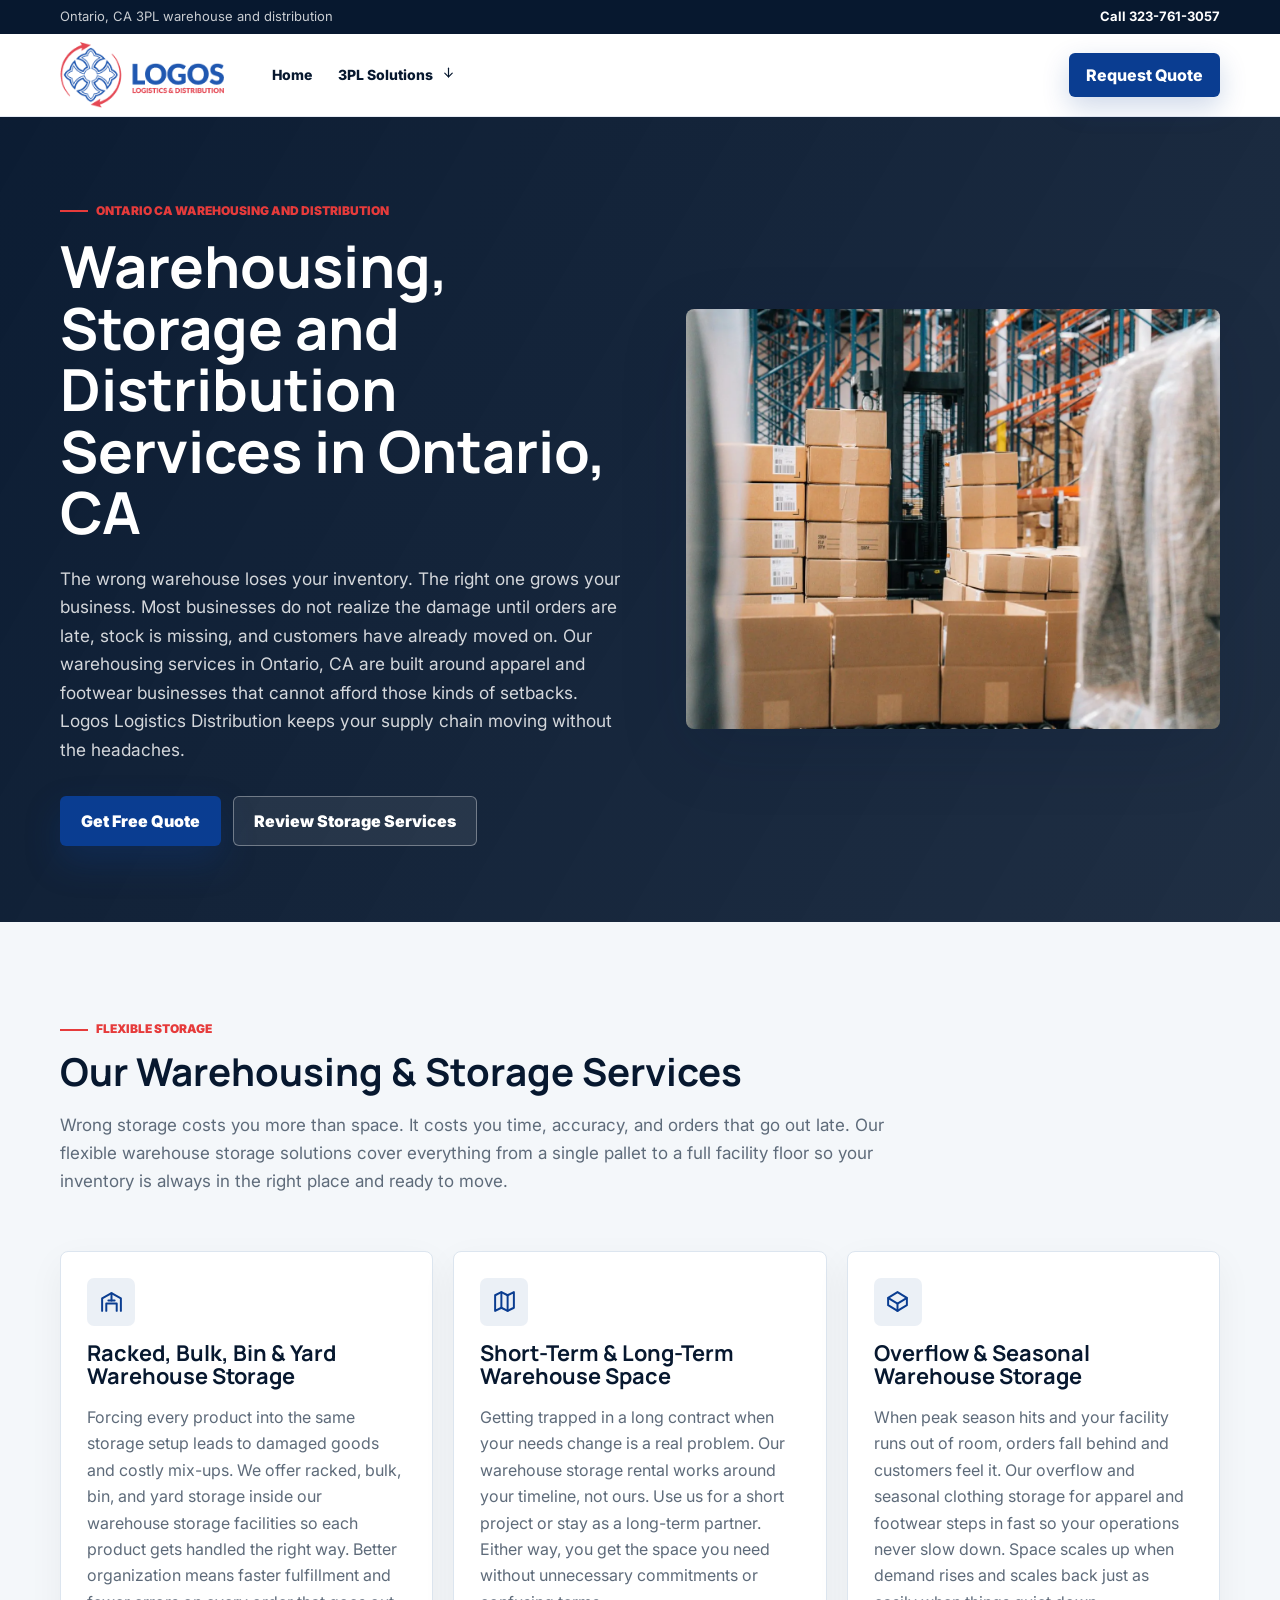
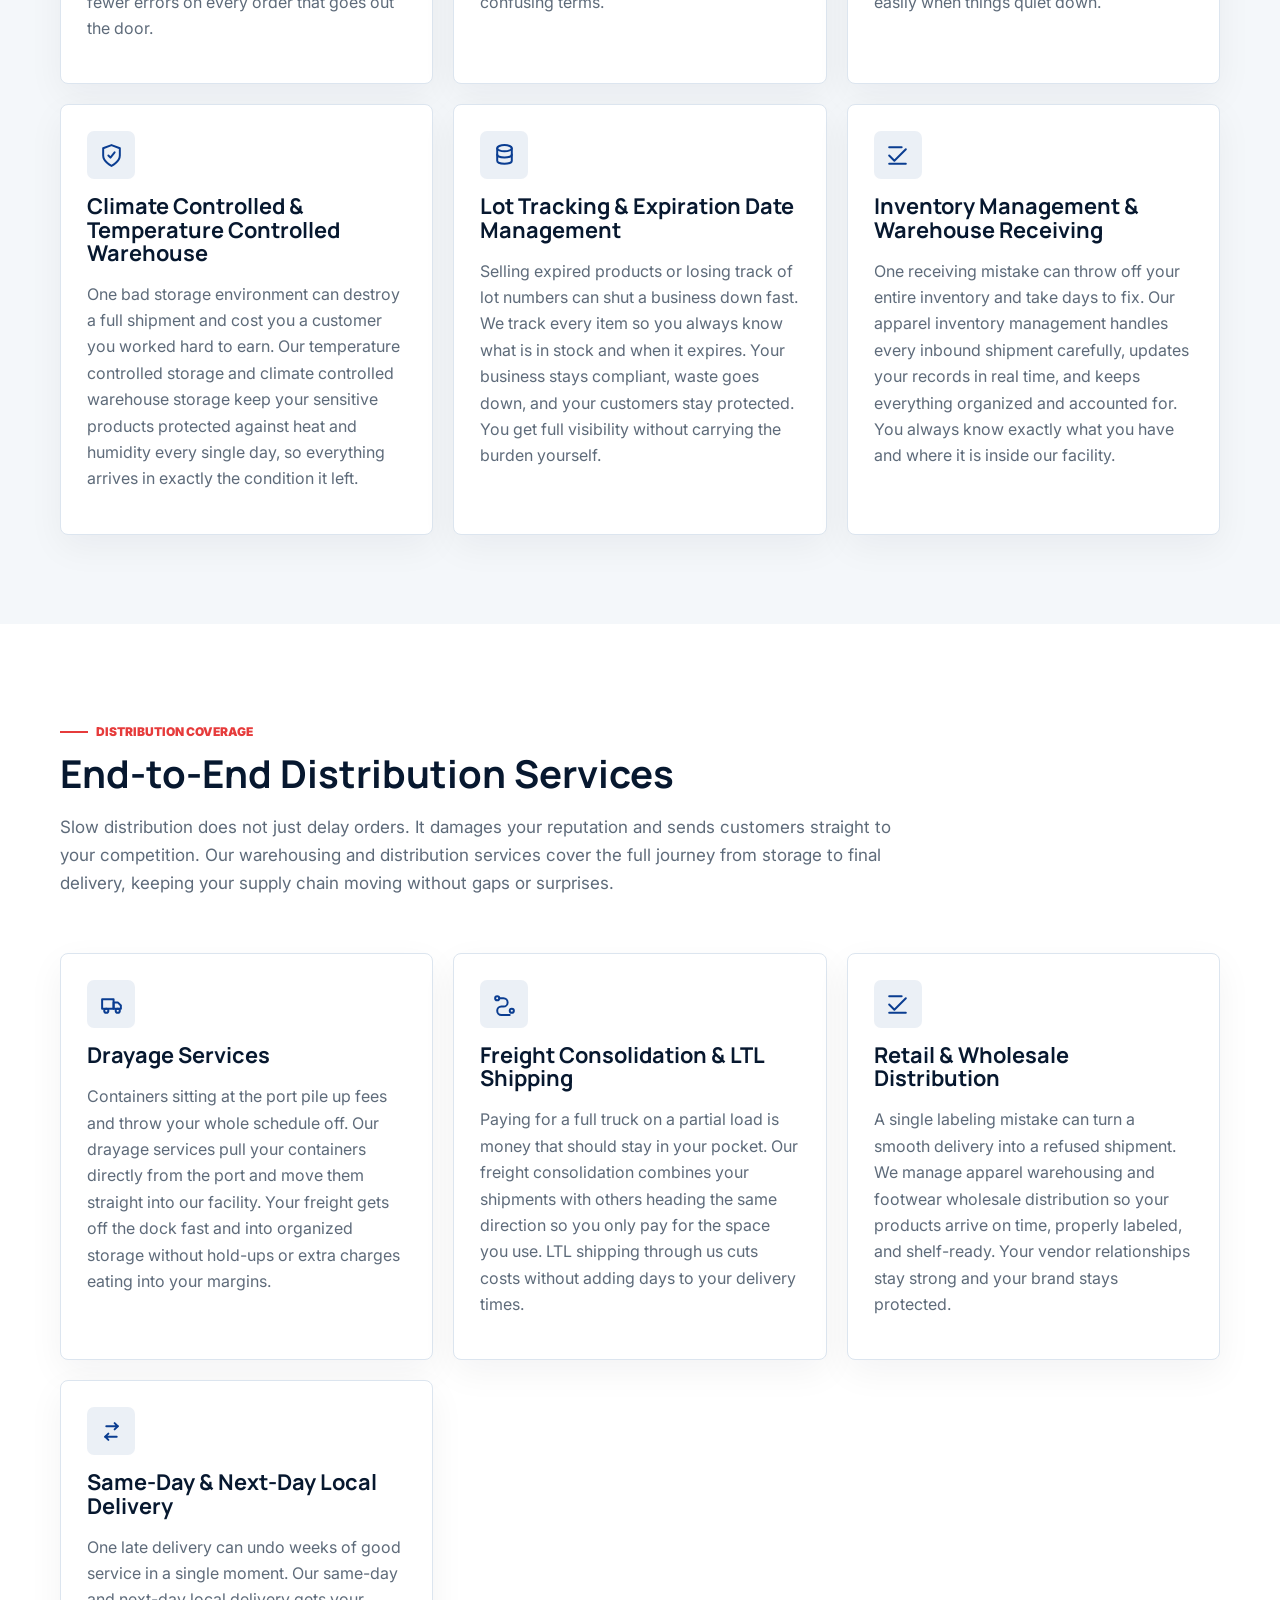
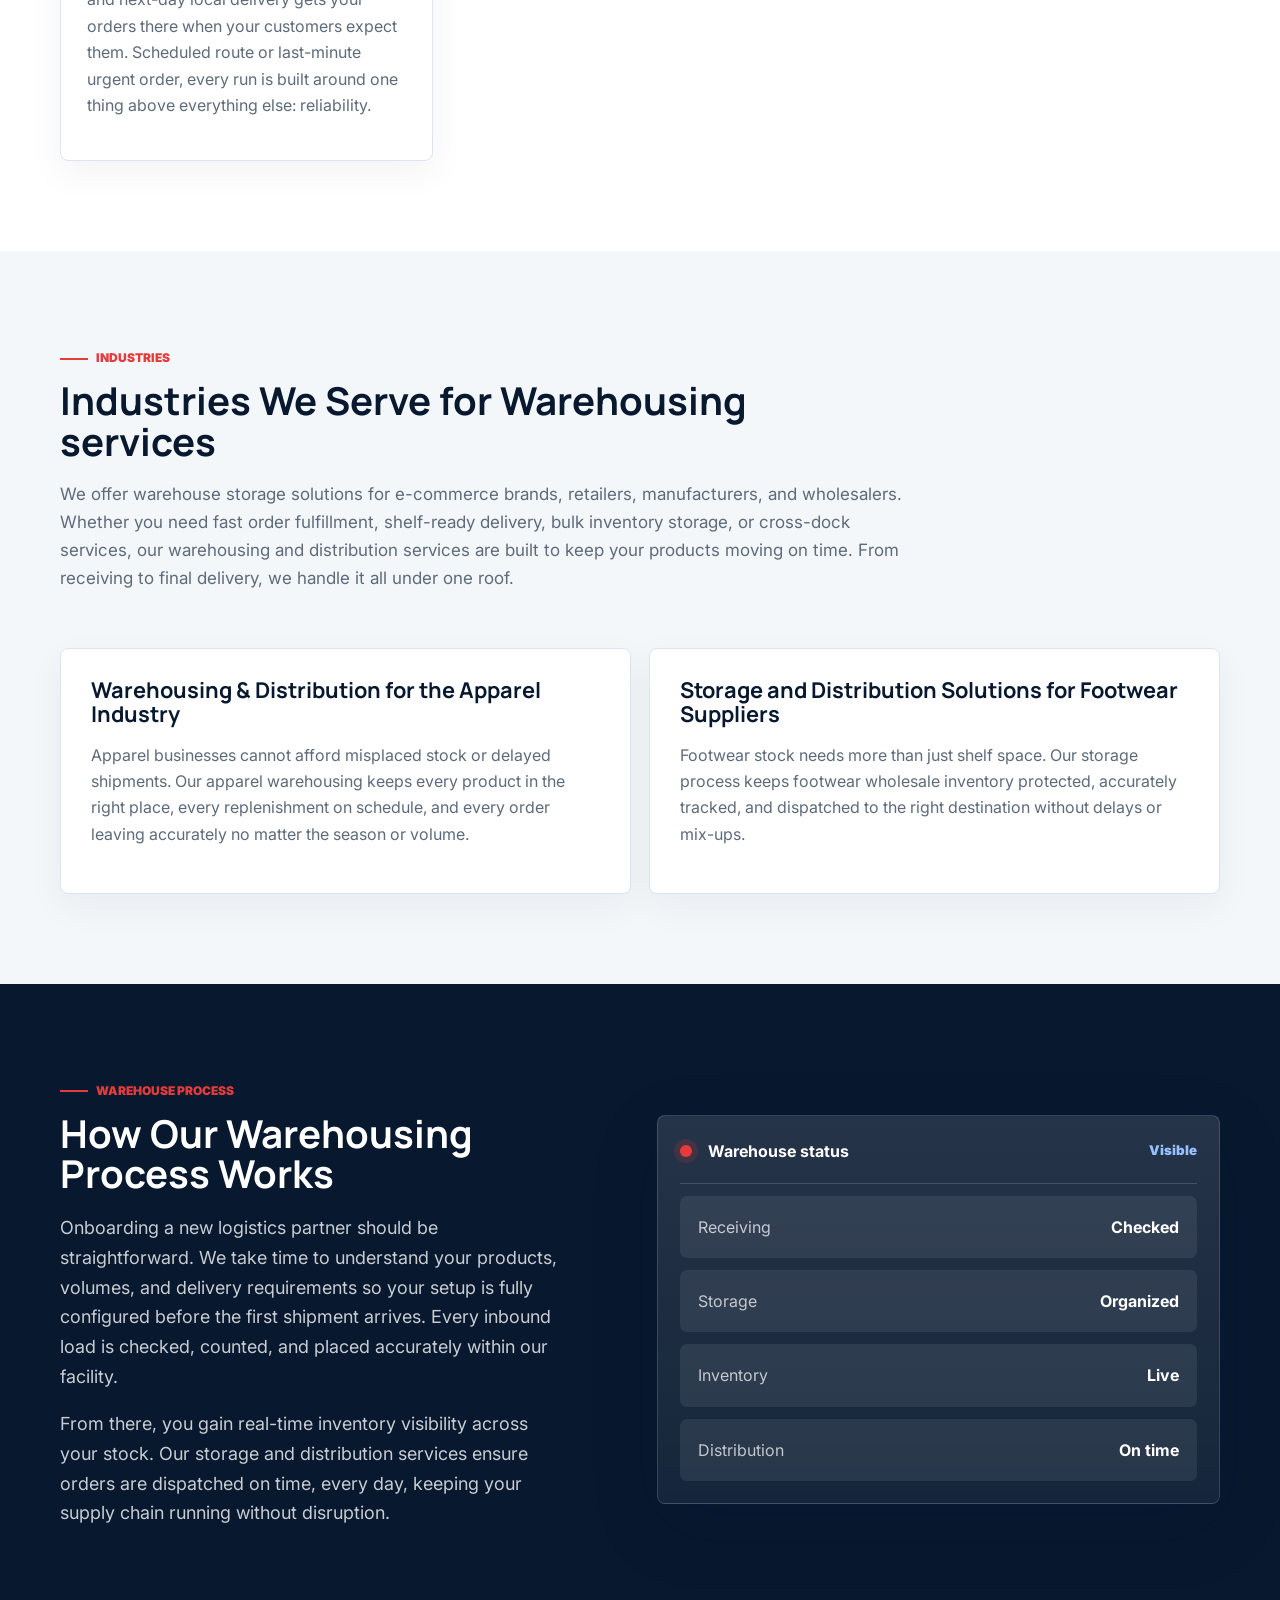
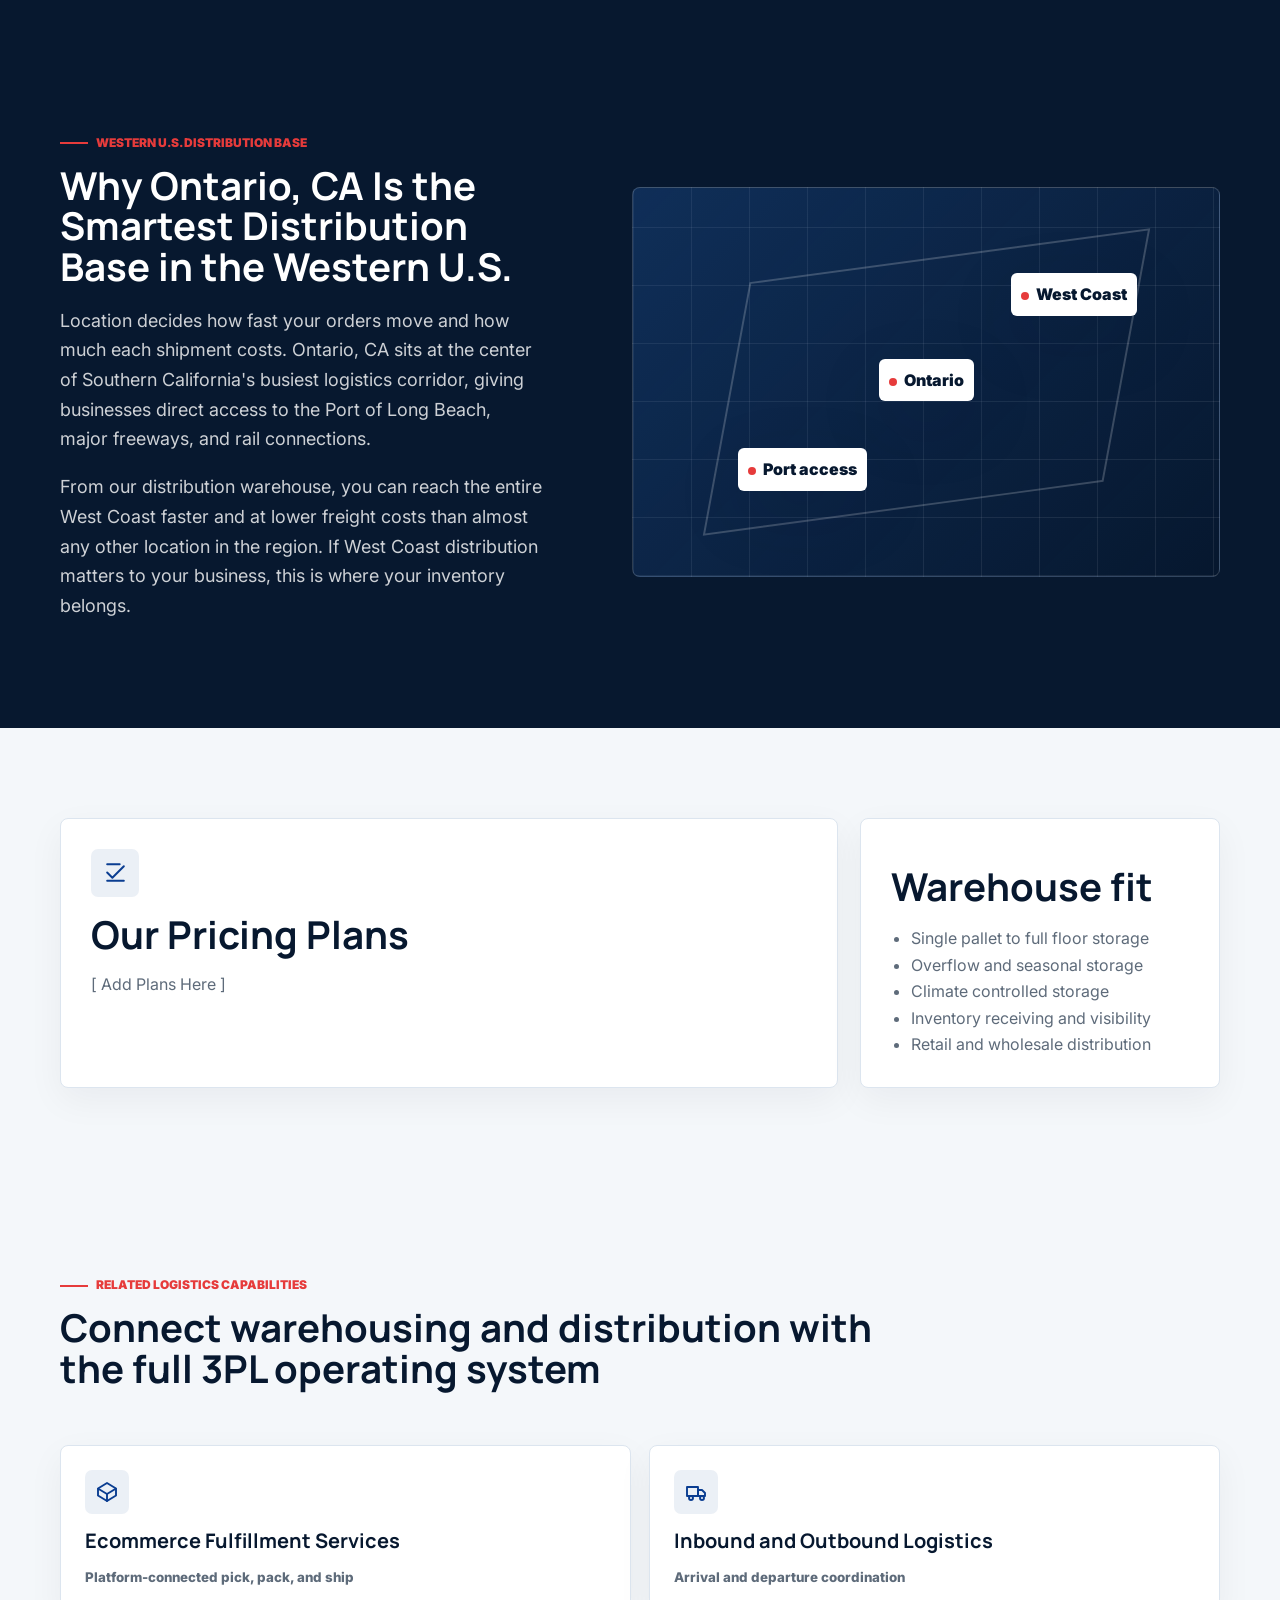
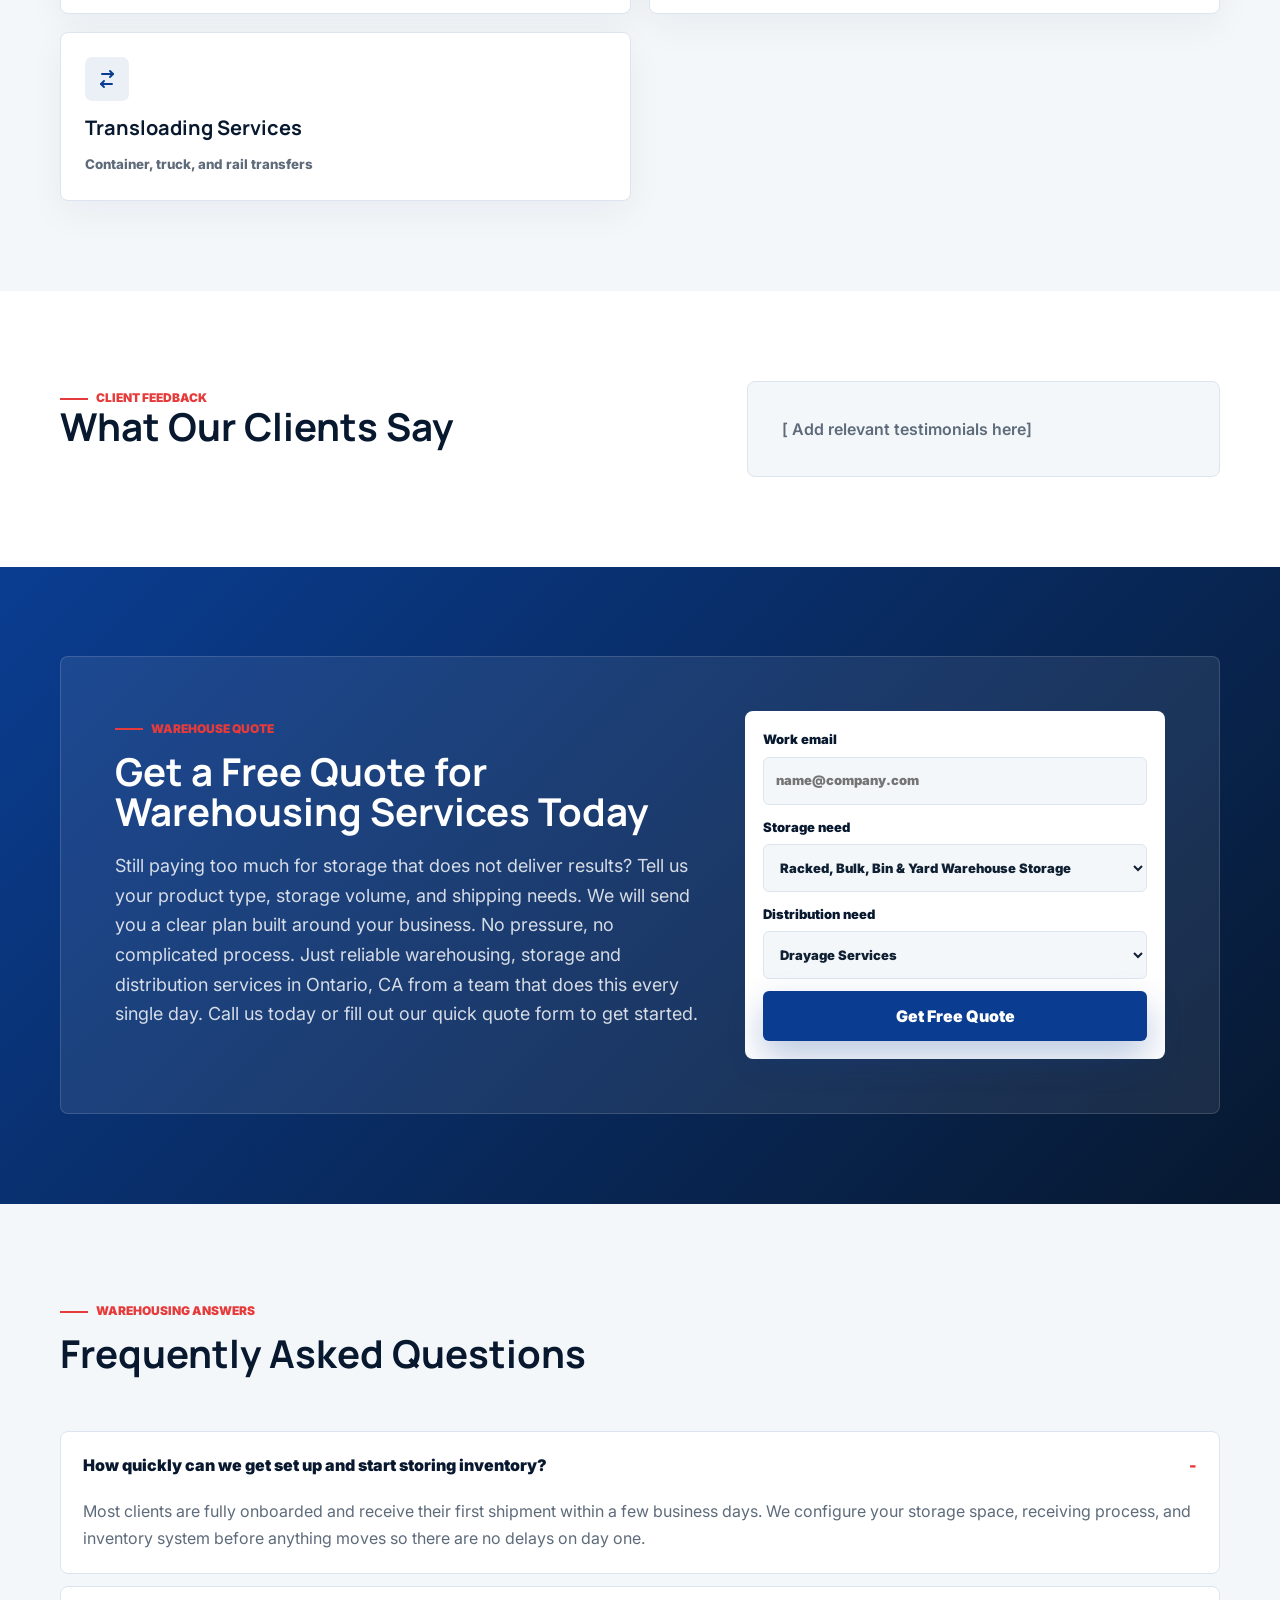
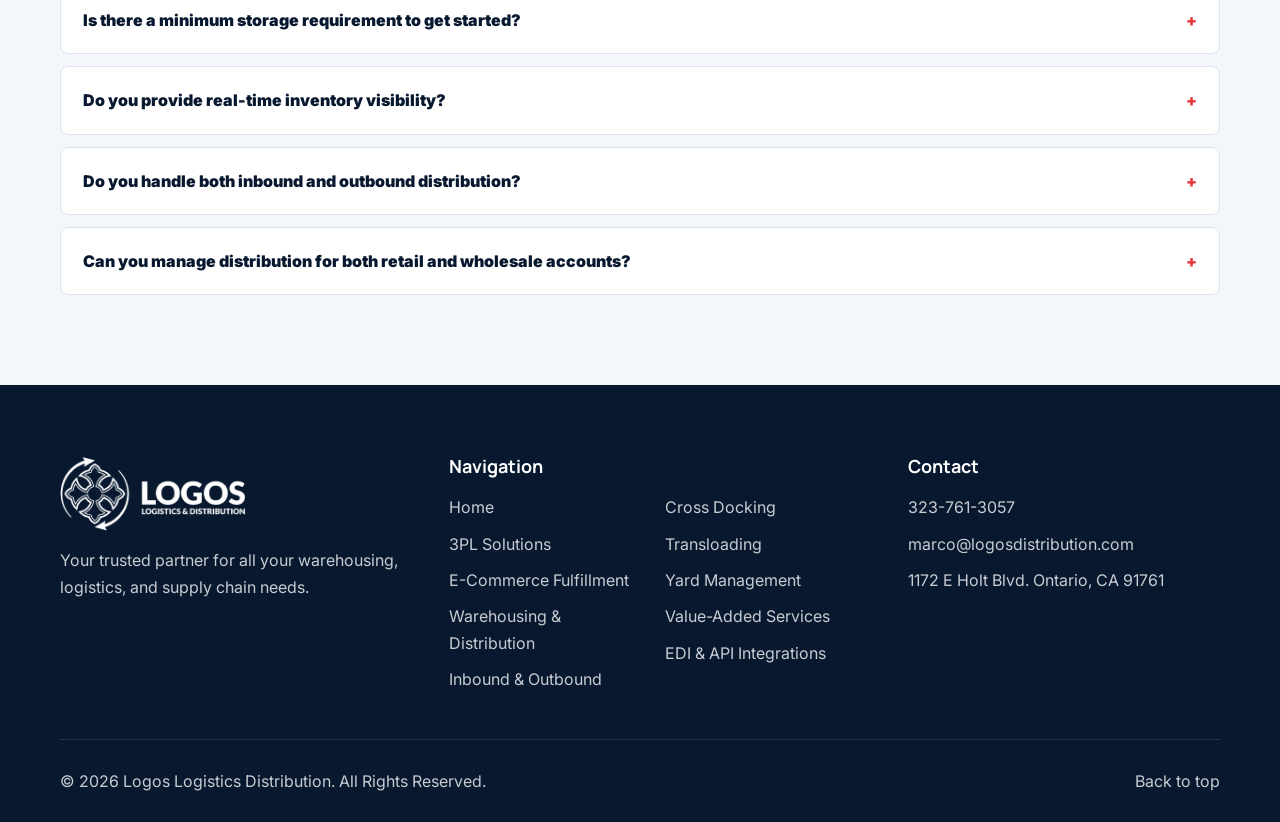
<file: warehousing-distribution.html>
<!doctype html>
<html lang="en">
<head>
  <meta charset="utf-8">
  <meta name="viewport" content="width=device-width, initial-scale=1">
  <meta name="source-heading" content="Meta title :">
  <title>Warehousing, Storage and Distribution Services in Ontario, CA | Logos Logistics Distribution</title>
  <meta name="description" content="The wrong warehouse loses your inventory. The right one grows your business. Most businesses do not realize the damage until orders are late, stock is missing, and customers have already moved on. Our warehousing services in Ontario, CA are built around apparel and footwear businesses that cannot afford those kinds of setbacks. Logos Logistics Distribution keeps your supply chain moving without the headaches.">
  <link rel="preconnect" href="https://fonts.googleapis.com">
  <link rel="preconnect" href="https://fonts.gstatic.com" crossorigin>
  <link href="https://fonts.googleapis.com/css2?family=Inter:wght@400;500;600;700;800&family=Manrope:wght@600;700;800&display=swap" rel="stylesheet">
  <link rel="stylesheet" href="styles.css?v=20260515-ui-polish">
</head>
<body class="inner-page warehousing-page">
  <a class="skip-link" href="#main">Skip to content</a>
  <header class="site-header">
    <div class="topline">
      <div class="container topline-inner">
        <span>Ontario, CA 3PL warehouse and distribution</span>
        <a href="tel:3237613057">Call 323-761-3057</a>
      </div>
    </div>
    <div class="container nav-shell">
      <a class="brand" href="index.html" aria-label="Logos Logistics Distribution home">
        <img src="assets/logo.png" alt="Logos Logistics Distribution logo">
      </a>
      <nav class="desktop-nav" aria-label="Primary navigation">
        <a href="index.html">Home</a>
        <div class="mega">
          <button type="button" class="mega-trigger" aria-expanded="false">
            3PL Solutions
            <span><svg viewBox="0 0 24 24" aria-hidden="true" fill="none" stroke="currentColor" stroke-width="1.9" stroke-linecap="round" stroke-linejoin="round"><path d="M5 12h14"/><path d="m13 6 6 6-6 6"/></svg></span>
          </button>
          <div class="mega-panel" aria-label="3PL Solutions menu">
            <div class="mega-copy">
              <strong>Service architecture</strong>
              <p>Warehousing, fulfillment, cross dock, yard management, and EDI/API workflows organized for operational buyers.</p>
            </div>
            <div class="mega-grid"><a href="3pl-solutions.html" class="mega-card">
        <span>3PL Solutions</span>
        <small>Full logistics architecture</small>
      </a><a href="e-commerce-fulfillment.html" class="mega-card">
        <span>E-Commerce Fulfillment</span>
        <small>Operational service page</small>
      </a><a href="warehousing-distribution.html" class="mega-card">
        <span>Warehousing &amp; Distribution</span>
        <small>Operational service page</small>
      </a><a href="inbound-outbound.html" class="mega-card">
        <span>Inbound &amp; Outbound</span>
        <small>Operational service page</small>
      </a><a href="cross-docking.html" class="mega-card">
        <span>Cross Docking</span>
        <small>Operational service page</small>
      </a><a href="transloading.html" class="mega-card">
        <span>Transloading</span>
        <small>Operational service page</small>
      </a><a href="yard-management.html" class="mega-card">
        <span>Yard Management</span>
        <small>Operational service page</small>
      </a><a href="value-added-services.html" class="mega-card">
        <span>Value-Added Services</span>
        <small>Operational service page</small>
      </a><a href="edi-api-integrations.html" class="mega-card">
        <span>EDI &amp; API Integrations</span>
        <small>Operational service page</small>
      </a></div>
          </div>
        </div>
      </nav>
      <a class="nav-cta" href="#quote">Request Quote</a>
      <button class="menu-toggle" type="button" aria-expanded="false" aria-controls="mobile-menu" aria-label="Open menu">
        <span></span><span></span><span></span>
      </button>
    </div>
    <div id="mobile-menu" class="mobile-menu" hidden>
      <div class="container">
        <a href="index.html">Home</a><a href="3pl-solutions.html">3PL Solutions</a><a href="e-commerce-fulfillment.html">E-Commerce Fulfillment</a><a aria-current="page" href="warehousing-distribution.html">Warehousing &amp; Distribution</a><a href="inbound-outbound.html">Inbound &amp; Outbound</a><a href="cross-docking.html">Cross Docking</a><a href="transloading.html">Transloading</a><a href="yard-management.html">Yard Management</a><a href="value-added-services.html">Value-Added Services</a><a href="edi-api-integrations.html">EDI &amp; API Integrations</a>
        <a class="mobile-cta" href="#quote">Request Quote</a>
      </div>
    </div>
  </header>
  <main id="main">

    <section class="inner-hero">
      <div class="container inner-hero-grid">
        <div class="reveal">
          <span class="eyebrow">Ontario CA warehousing and distribution</span>
          <h1>Warehousing, Storage and Distribution Services in Ontario, CA</h1>
          <p>The wrong warehouse loses your inventory. The right one grows your business. Most businesses do not realize the damage until orders are late, stock is missing, and customers have already moved on. Our warehousing services in Ontario, CA are built around apparel and footwear businesses that cannot afford those kinds of setbacks. Logos Logistics Distribution keeps your supply chain moving without the headaches.</p>
          <div class="hero-actions">
            <a class="btn primary" href="#quote">Get Free Quote</a>
            <a class="btn secondary" href="#warehouse-storage">Review Storage Services</a>
          </div>
        </div>
        <figure class="inner-media reveal">
          <img src="assets/warehouse-operations.webp" alt="Warehousing storage and distribution operations in Ontario California">
        </figure>
      </div>
    </section>

    <section id="warehouse-storage" class="section light">
      <div class="container">
        <div class="section-intro reveal">
          <span class="eyebrow">Flexible storage</span>
          <h2>Our Warehousing &amp; Storage Services</h2>
          <p>Wrong storage costs you more than space. It costs you time, accuracy, and orders that go out late. Our flexible warehouse storage solutions cover everything from a single pallet to a full facility floor so your inventory is always in the right place and ready to move.</p>
        </div>
        <div class="service-grid three-card-grid">
          <article class="service-card reveal">
                <div class="service-icon"><svg viewBox="0 0 24 24" aria-hidden="true" fill="none" stroke="currentColor" stroke-width="1.9" stroke-linecap="round" stroke-linejoin="round"><path d="M3 21V9l9-5 9 5v12"/><path d="M7 21v-7h10v7"/><path d="M9 11h6"/><path d="M12 4v7"/></svg></div>
                <div>
                  <h3>Racked, Bulk, Bin &amp; Yard Warehouse Storage</h3>
                  <p>Forcing every product into the same storage setup leads to damaged goods and costly mix-ups. We offer racked, bulk, bin, and yard storage inside our warehouse storage facilities so each product gets handled the right way. Better organization means faster fulfillment and fewer errors on every order that goes out the door.</p>
                </div>
              </article><article class="service-card reveal">
                <div class="service-icon"><svg viewBox="0 0 24 24" aria-hidden="true" fill="none" stroke="currentColor" stroke-width="1.9" stroke-linecap="round" stroke-linejoin="round"><path d="m3 6 6-3 6 3 6-3v15l-6 3-6-3-6 3z"/><path d="M9 3v15"/><path d="M15 6v15"/></svg></div>
                <div>
                  <h3>Short-Term &amp; Long-Term Warehouse Space</h3>
                  <p>Getting trapped in a long contract when your needs change is a real problem. Our warehouse storage rental works around your timeline, not ours. Use us for a short project or stay as a long-term partner. Either way, you get the space you need without unnecessary commitments or confusing terms.</p>
                </div>
              </article><article class="service-card reveal">
                <div class="service-icon"><svg viewBox="0 0 24 24" aria-hidden="true" fill="none" stroke="currentColor" stroke-width="1.9" stroke-linecap="round" stroke-linejoin="round"><path d="M21 8.5 12 3 3 8.5v7L12 21l9-5.5z"/><path d="M3.3 8.7 12 14l8.7-5.3"/><path d="M12 14v7"/></svg></div>
                <div>
                  <h3>Overflow &amp; Seasonal Warehouse Storage</h3>
                  <p>When peak season hits and your facility runs out of room, orders fall behind and customers feel it. Our overflow and seasonal clothing storage for apparel and footwear steps in fast so your operations never slow down. Space scales up when demand rises and scales back just as easily when things quiet down.</p>
                </div>
              </article><article class="service-card reveal">
                <div class="service-icon"><svg viewBox="0 0 24 24" aria-hidden="true" fill="none" stroke="currentColor" stroke-width="1.9" stroke-linecap="round" stroke-linejoin="round"><path d="M12 22s8-4 8-10V5l-8-3-8 3v7c0 6 8 10 8 10z"/><path d="m9 12 2 2 4-5"/></svg></div>
                <div>
                  <h3>Climate Controlled &amp; Temperature Controlled Warehouse</h3>
                  <p>One bad storage environment can destroy a full shipment and cost you a customer you worked hard to earn. Our temperature controlled storage and climate controlled warehouse storage keep your sensitive products protected against heat and humidity every single day, so everything arrives in exactly the condition it left.</p>
                </div>
              </article><article class="service-card reveal">
                <div class="service-icon"><svg viewBox="0 0 24 24" aria-hidden="true" fill="none" stroke="currentColor" stroke-width="1.9" stroke-linecap="round" stroke-linejoin="round"><ellipse cx="12" cy="5" rx="7" ry="3"/><path d="M5 5v6c0 1.7 3.1 3 7 3s7-1.3 7-3V5"/><path d="M5 11v6c0 1.7 3.1 3 7 3s7-1.3 7-3v-6"/></svg></div>
                <div>
                  <h3>Lot Tracking &amp; Expiration Date Management</h3>
                  <p>Selling expired products or losing track of lot numbers can shut a business down fast. We track every item so you always know what is in stock and when it expires. Your business stays compliant, waste goes down, and your customers stay protected. You get full visibility without carrying the burden yourself.</p>
                </div>
              </article><article class="service-card reveal">
                <div class="service-icon"><svg viewBox="0 0 24 24" aria-hidden="true" fill="none" stroke="currentColor" stroke-width="1.9" stroke-linecap="round" stroke-linejoin="round"><path d="M20 6 9 17l-5-5"/><path d="M4 20h16"/><path d="M4 4h12"/></svg></div>
                <div>
                  <h3>Inventory Management &amp; Warehouse Receiving</h3>
                  <p>One receiving mistake can throw off your entire inventory and take days to fix. Our apparel inventory management handles every inbound shipment carefully, updates your records in real time, and keeps everything organized and accounted for. You always know exactly what you have and where it is inside our facility.</p>
                </div>
              </article>
        </div>
      </div>
    </section>

    <section class="section">
      <div class="container">
        <div class="section-intro reveal">
          <span class="eyebrow">Distribution coverage</span>
          <h2>End-to-End Distribution Services</h2>
          <p>Slow distribution does not just delay orders. It damages your reputation and sends customers straight to your competition. Our warehousing and distribution services cover the full journey from storage to final delivery, keeping your supply chain moving without gaps or surprises.</p>
        </div>
        <div class="service-grid">
          <article class="service-card reveal">
                <div class="service-icon"><svg viewBox="0 0 24 24" aria-hidden="true" fill="none" stroke="currentColor" stroke-width="1.9" stroke-linecap="round" stroke-linejoin="round"><path d="M3 7h11v9H3z"/><path d="M14 10h4l3 3v3h-7z"/><circle cx="7" cy="18" r="2"/><circle cx="18" cy="18" r="2"/></svg></div>
                <div>
                  <h3>Drayage Services</h3>
                  <p>Containers sitting at the port pile up fees and throw your whole schedule off. Our drayage services pull your containers directly from the port and move them straight into our facility. Your freight gets off the dock fast and into organized storage without hold-ups or extra charges eating into your margins.</p>
                </div>
              </article><article class="service-card reveal">
                <div class="service-icon"><svg viewBox="0 0 24 24" aria-hidden="true" fill="none" stroke="currentColor" stroke-width="1.9" stroke-linecap="round" stroke-linejoin="round"><circle cx="5" cy="6" r="2"/><circle cx="19" cy="18" r="2"/><path d="M7 6h4a4 4 0 0 1 0 8H9a4 4 0 0 0 0 8h8"/></svg></div>
                <div>
                  <h3>Freight Consolidation &amp; LTL Shipping</h3>
                  <p>Paying for a full truck on a partial load is money that should stay in your pocket. Our freight consolidation combines your shipments with others heading the same direction so you only pay for the space you use. LTL shipping through us cuts costs without adding days to your delivery times.</p>
                </div>
              </article><article class="service-card reveal">
                <div class="service-icon"><svg viewBox="0 0 24 24" aria-hidden="true" fill="none" stroke="currentColor" stroke-width="1.9" stroke-linecap="round" stroke-linejoin="round"><path d="M20 6 9 17l-5-5"/><path d="M4 20h16"/><path d="M4 4h12"/></svg></div>
                <div>
                  <h3>Retail &amp; Wholesale Distribution</h3>
                  <p>A single labeling mistake can turn a smooth delivery into a refused shipment. We manage apparel warehousing and footwear wholesale distribution so your products arrive on time, properly labeled, and shelf-ready. Your vendor relationships stay strong and your brand stays protected.</p>
                </div>
              </article><article class="service-card reveal">
                <div class="service-icon"><svg viewBox="0 0 24 24" aria-hidden="true" fill="none" stroke="currentColor" stroke-width="1.9" stroke-linecap="round" stroke-linejoin="round"><path d="M7 7h11l-3-3"/><path d="M17 17H6l3 3"/><path d="M18 7l-3 3"/><path d="M6 17l3-3"/></svg></div>
                <div>
                  <h3>Same-Day &amp; Next-Day Local Delivery</h3>
                  <p>One late delivery can undo weeks of good service in a single moment. Our same-day and next-day local delivery gets your orders there when your customers expect them. Scheduled route or last-minute urgent order, every run is built around one thing above everything else: reliability.</p>
                </div>
              </article>
        </div>
      </div>
    </section>

    <section class="section light">
      <div class="container">
        <div class="section-intro reveal">
    <span class="eyebrow">Industries</span>
    <h2>Industries We Serve for Warehousing services</h2>
    <p>We offer warehouse storage solutions for e-commerce brands, retailers, manufacturers, and wholesalers. Whether you need fast order fulfillment, shelf-ready delivery, bulk inventory storage, or cross-dock services, our warehousing and distribution services are built to keep your products moving on time. From receiving to final delivery, we handle it all under one roof.</p>
  </div>
        <div class="industry-grid">
          <article class="industry-card reveal">
                <h3>Warehousing &amp; Distribution for the Apparel Industry</h3>
                <p>Apparel businesses cannot afford misplaced stock or delayed shipments. Our apparel warehousing keeps every product in the right place, every replenishment on schedule, and every order leaving accurately no matter the season or volume.</p>
              </article><article class="industry-card reveal">
                <h3>Storage and Distribution Solutions for Footwear Suppliers</h3>
                <p>Footwear stock needs more than just shelf space. Our storage process keeps footwear wholesale inventory protected, accurately tracked, and dispatched to the right destination without delays or mix-ups.</p>
              </article>
        </div>
      </div>
    </section>

    <section class="section tech-section">
      <div class="container tech-grid">
        <div class="tech-copy reveal">
          <span class="eyebrow">Warehouse process</span>
          <h2>How Our Warehousing Process Works</h2>
          <p>Onboarding a new logistics partner should be straightforward. We take time to understand your products, volumes, and delivery requirements so your setup is fully configured before the first shipment arrives. Every inbound load is checked, counted, and placed accurately within our facility.</p><p>From there, you gain real-time inventory visibility across your stock. Our storage and distribution services ensure orders are dispatched on time, every day, keeping your supply chain running without disruption.</p>
        </div>
        <div class="dashboard reveal" aria-label="Warehouse inventory management dashboard">
          <div class="dash-header"><span></span><strong>Warehouse status</strong><small>Visible</small></div>
          <div class="dash-row"><span>Receiving</span><strong>Checked</strong></div>
          <div class="dash-row"><span>Storage</span><strong>Organized</strong></div>
          <div class="dash-row"><span>Inventory</span><strong>Live</strong></div>
          <div class="dash-row"><span>Distribution</span><strong>On time</strong></div>
        </div>
      </div>
    </section>

    <section class="section location-band">
      <div class="container location-grid">
        <div class="location-copy reveal">
          <span class="eyebrow">Western U.S. distribution base</span>
          <h2>Why Ontario, CA Is the Smartest Distribution Base in the Western U.S.</h2>
          <p>Location decides how fast your orders move and how much each shipment costs. Ontario, CA sits at the center of Southern California's busiest logistics corridor, giving businesses direct access to the Port of Long Beach, major freeways, and rail connections.</p><p>From our distribution warehouse, you can reach the entire West Coast faster and at lower freight costs than almost any other location in the region. If West Coast distribution matters to your business, this is where your inventory belongs.</p>
        </div>
        <div class="map-card reveal" aria-label="Ontario CA distribution base">
          <div class="map-lines"></div>
          <span class="pin ontario">Ontario</span>
          <span class="pin port">Port access</span>
          <span class="pin west">West Coast</span>
        </div>
      </div>
    </section>

    <section class="section light">
      <div class="container detail-grid">
        <article class="detail-card reveal">
          <div class="service-icon"><svg viewBox="0 0 24 24" aria-hidden="true" fill="none" stroke="currentColor" stroke-width="1.9" stroke-linecap="round" stroke-linejoin="round"><path d="M20 6 9 17l-5-5"/><path d="M4 20h16"/><path d="M4 4h12"/></svg></div>
          <h2>Our Pricing Plans</h2>
          <p>[ Add Plans Here ]</p>
        </article>
        <aside class="detail-aside reveal">
          <h2>Warehouse fit</h2>
          <ul>
            <li>Single pallet to full floor storage</li>
            <li>Overflow and seasonal storage</li>
            <li>Climate controlled storage</li>
            <li>Inventory receiving and visibility</li>
            <li>Retail and wholesale distribution</li>
          </ul>
        </aside>
      </div>
    </section>

    <section class="section light">
      <div class="container">
        <div class="section-intro reveal">
    <span class="eyebrow">Related logistics capabilities</span>
    <h2>Connect warehousing and distribution with the full 3PL operating system</h2>
    
  </div>
        <div class="related-grid"><a class="related-card reveal" href="e-commerce-fulfillment.html">
        <span><svg viewBox="0 0 24 24" aria-hidden="true" fill="none" stroke="currentColor" stroke-width="1.9" stroke-linecap="round" stroke-linejoin="round"><path d="M21 8.5 12 3 3 8.5v7L12 21l9-5.5z"/><path d="M3.3 8.7 12 14l8.7-5.3"/><path d="M12 14v7"/></svg></span>
        <strong>Ecommerce Fulfillment Services</strong>
        <small>Platform-connected pick, pack, and ship</small>
      </a><a class="related-card reveal" href="inbound-outbound.html">
        <span><svg viewBox="0 0 24 24" aria-hidden="true" fill="none" stroke="currentColor" stroke-width="1.9" stroke-linecap="round" stroke-linejoin="round"><path d="M3 7h11v9H3z"/><path d="M14 10h4l3 3v3h-7z"/><circle cx="7" cy="18" r="2"/><circle cx="18" cy="18" r="2"/></svg></span>
        <strong>Inbound and Outbound Logistics</strong>
        <small>Arrival and departure coordination</small>
      </a><a class="related-card reveal" href="transloading.html">
        <span><svg viewBox="0 0 24 24" aria-hidden="true" fill="none" stroke="currentColor" stroke-width="1.9" stroke-linecap="round" stroke-linejoin="round"><path d="M7 7h11l-3-3"/><path d="M17 17H6l3 3"/><path d="M18 7l-3 3"/><path d="M6 17l3-3"/></svg></span>
        <strong>Transloading Services</strong>
        <small>Container, truck, and rail transfers</small>
      </a></div>
      </div>
    </section>

    <section class="section testimonial-section">
      <div class="container quote-grid">
        <div class="quote-copy reveal">
          <span class="eyebrow">Client feedback</span>
          <h2>What Our Clients Say</h2>
        </div>
        <blockquote class="testimonial-placeholder reveal">
          <p>[ Add relevant testimonials here]</p>
        </blockquote>
      </div>
    </section>

    <section id="quote" class="section quote-section">
      <div class="container quote-panel reveal">
        <div>
          <span class="eyebrow">Warehouse quote</span>
          <h2>Get a Free Quote for Warehousing Services Today</h2>
          <p>Still paying too much for storage that does not deliver results? Tell us your product type, storage volume, and shipping needs. We will send you a clear plan built around your business. No pressure, no complicated process. Just reliable warehousing, storage and distribution services in Ontario, CA from a team that does this every single day. Call us today or fill out our quick quote form to get started.</p>
        </div>
        <form class="quote-form" aria-label="Request a warehousing services quote">
          <label>Work email<input type="email" placeholder="name@company.com"></label>
          <label>Storage need<select><option>Racked, Bulk, Bin & Yard Warehouse Storage</option><option>Short-Term & Long-Term Warehouse Space</option><option>Overflow & Seasonal Warehouse Storage</option><option>Climate Controlled & Temperature Controlled Warehouse</option></select></label>
          <label>Distribution need<select><option>Drayage Services</option><option>Freight Consolidation & LTL Shipping</option><option>Retail & Wholesale Distribution</option><option>Same-Day & Next-Day Local Delivery</option></select></label>
          <button type="submit" class="btn primary">Get Free Quote</button>
        </form>
      </div>
    </section>

    <section class="section light faq-section">
      <div class="container">
        <div class="section-intro reveal">
    <span class="eyebrow">Warehousing answers</span>
    <h2>Frequently Asked Questions</h2>
    
  </div>
        <div class="faq-list">
          <details class="faq-item reveal" open>
                <summary>How quickly can we get set up and start storing inventory?</summary>
                <p>Most clients are fully onboarded and receive their first shipment within a few business days. We configure your storage space, receiving process, and inventory system before anything moves so there are no delays on day one.</p>
              </details><details class="faq-item reveal" >
                <summary>Is there a minimum storage requirement to get started?</summary>
                <p>No. Our warehouse space for storage works for businesses of all sizes, from a single pallet to a full facility floor. You only pay for the space you actually use.</p>
              </details><details class="faq-item reveal" >
                <summary>Do you provide real-time inventory visibility?</summary>
                <p>Yes. You get live access to your stock levels, inbound shipments, and order status through our warehouse storage management system. No guessing, no waiting on manual updates.</p>
              </details><details class="faq-item reveal" >
                <summary>Do you handle both inbound and outbound distribution?</summary>
                <p>Yes. From Drayage and freight consolidation on the inbound side to same-day local delivery and retail distribution on the outbound side, our warehouse and distribution services cover the full journey under one roof.</p>
              </details><details class="faq-item reveal" >
                <summary>Can you manage distribution for both retail and wholesale accounts?</summary>
                <p>Yes. We handle routing guide compliance, labeling, and shelf-ready delivery so your products arrive on time and your vendor relationships stay protected.</p>
              </details>
        </div>
      </div>
    </section>
  
  </main>
  <footer class="site-footer">
    <div class="container footer-grid">
      <div>
        <a class="footer-brand" href="index.html">
          <img src="assets/logo-white.webp" alt="Logos Logistics Distribution logo">
        </a>
        <p>Your trusted partner for all your warehousing, logistics, and supply chain needs.</p>
      </div>
      <div>
        <h2>Navigation</h2>
        <div class="footer-links"><a href="index.html">Home</a><a href="3pl-solutions.html">3PL Solutions</a><a href="e-commerce-fulfillment.html">E-Commerce Fulfillment</a><a href="warehousing-distribution.html">Warehousing &amp; Distribution</a><a href="inbound-outbound.html">Inbound &amp; Outbound</a><a href="cross-docking.html">Cross Docking</a><a href="transloading.html">Transloading</a><a href="yard-management.html">Yard Management</a><a href="value-added-services.html">Value-Added Services</a><a href="edi-api-integrations.html">EDI &amp; API Integrations</a></div>
      </div>
      <div>
        <h2>Contact</h2>
        <ul class="contact-list">
          <li><a href="tel:3237613057">323-761-3057</a></li>
          <li><a href="mailto:marco@logosdistribution.com">marco@logosdistribution.com</a></li>
          <li>1172 E Holt Blvd. Ontario, CA 91761</li>
        </ul>
      </div>
    </div>
    <div class="container footer-bottom">
      <span>&copy; 2026 Logos Logistics Distribution. All Rights Reserved.</span>
      <a href="#main">Back to top</a>
    </div>
  </footer>
  <script src="app.js" defer></script>
</body>
</html>
</file>
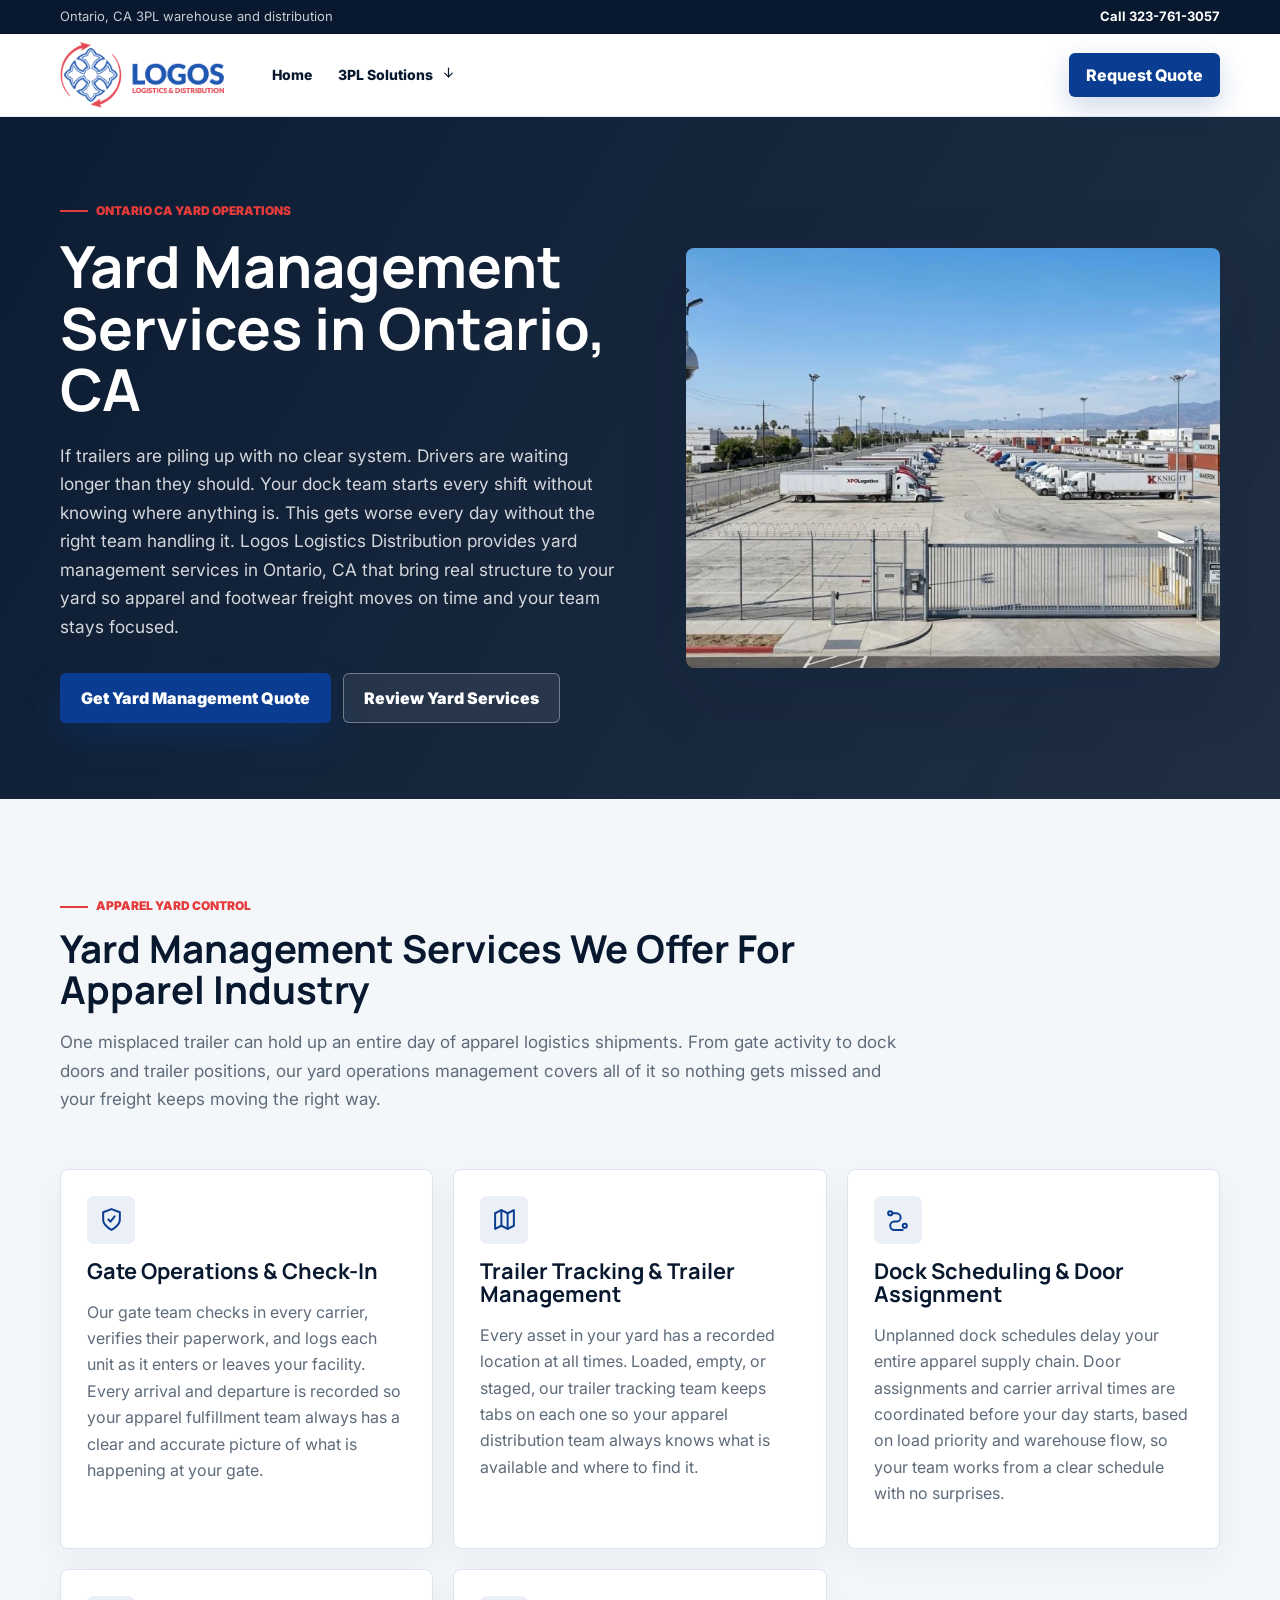
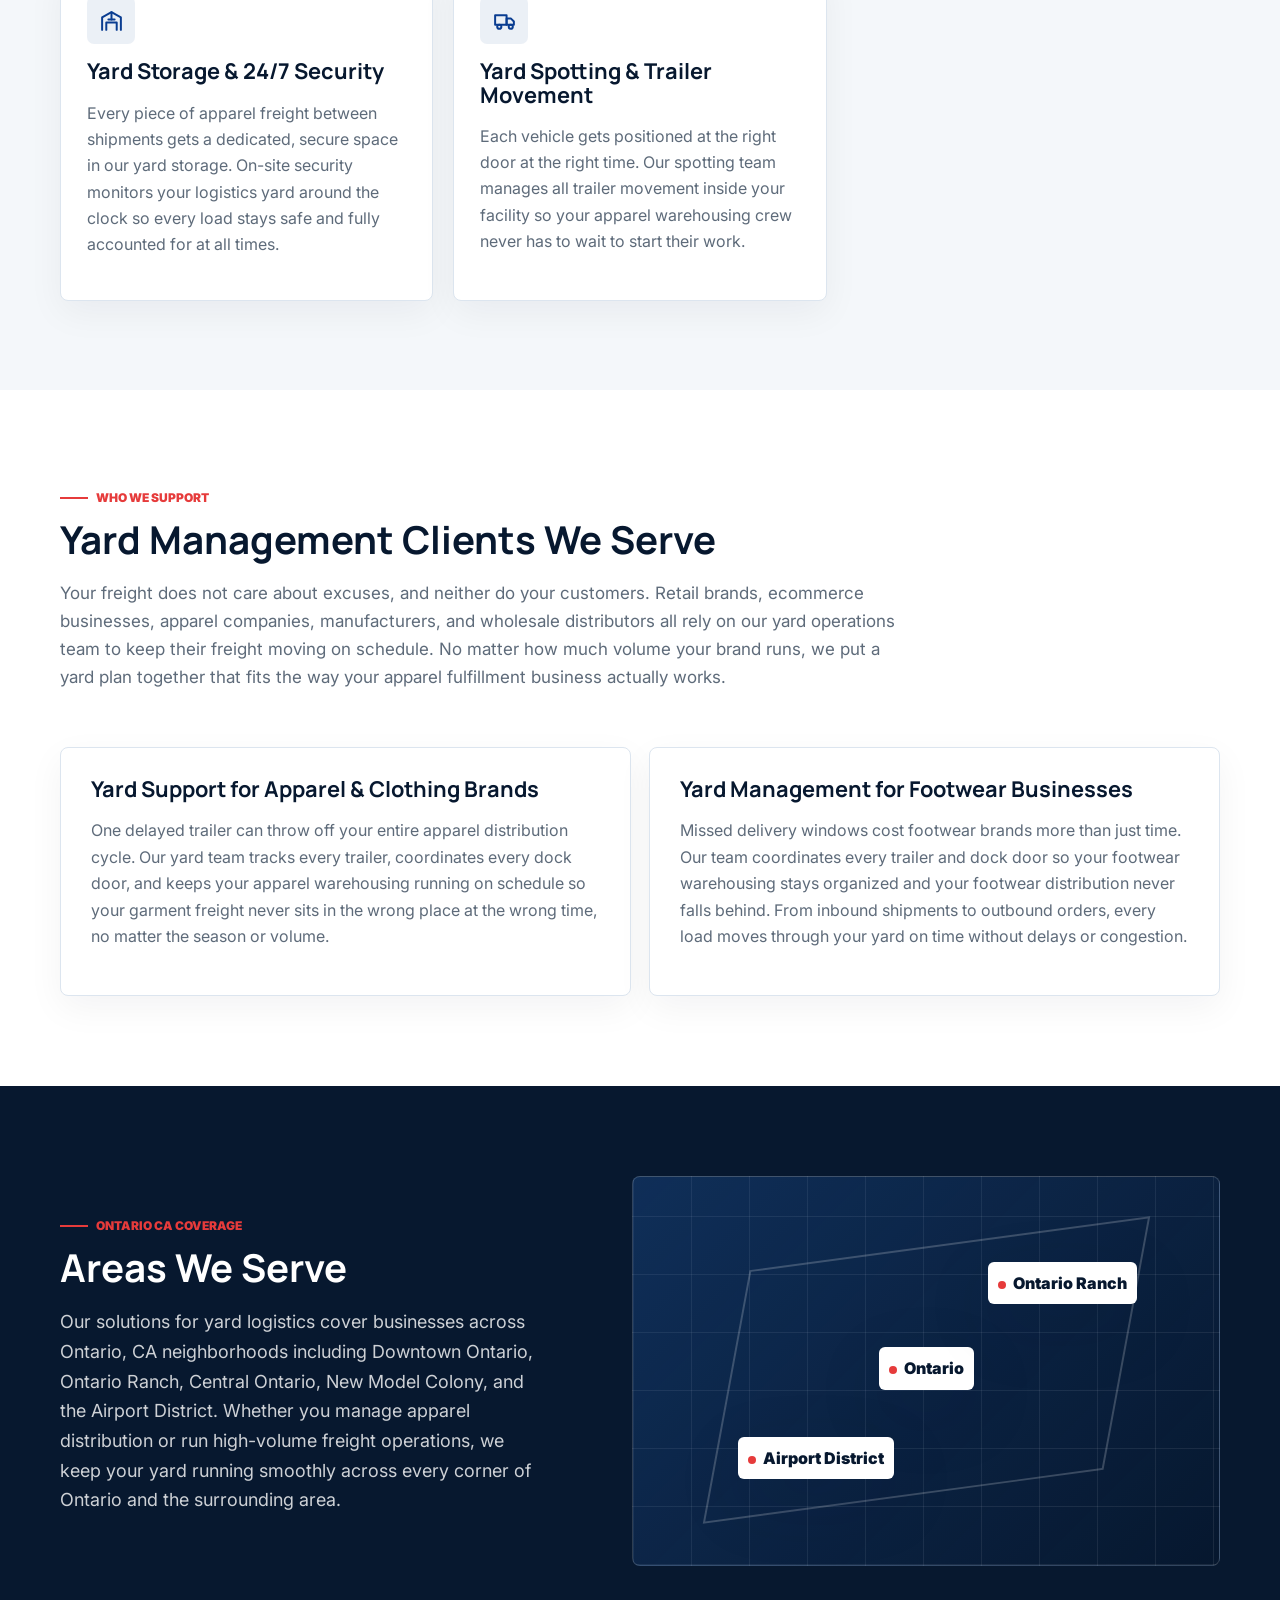
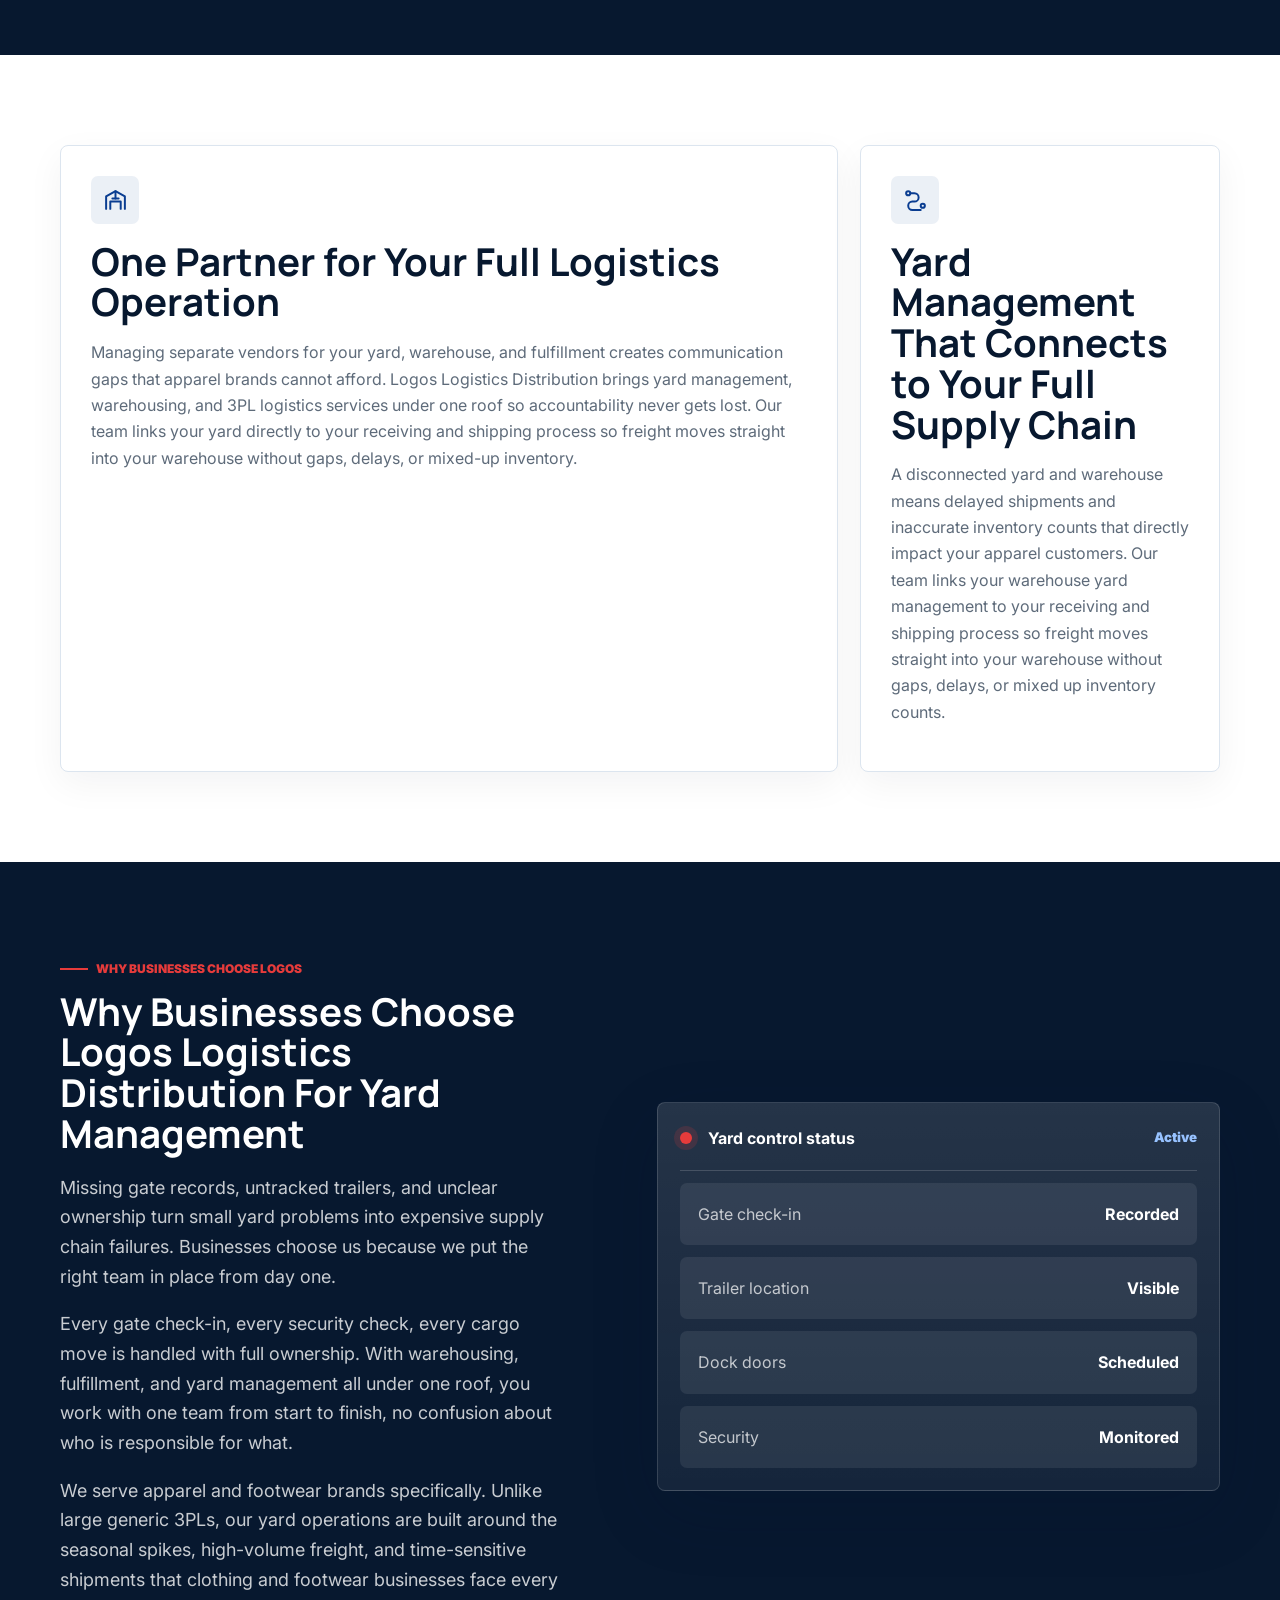
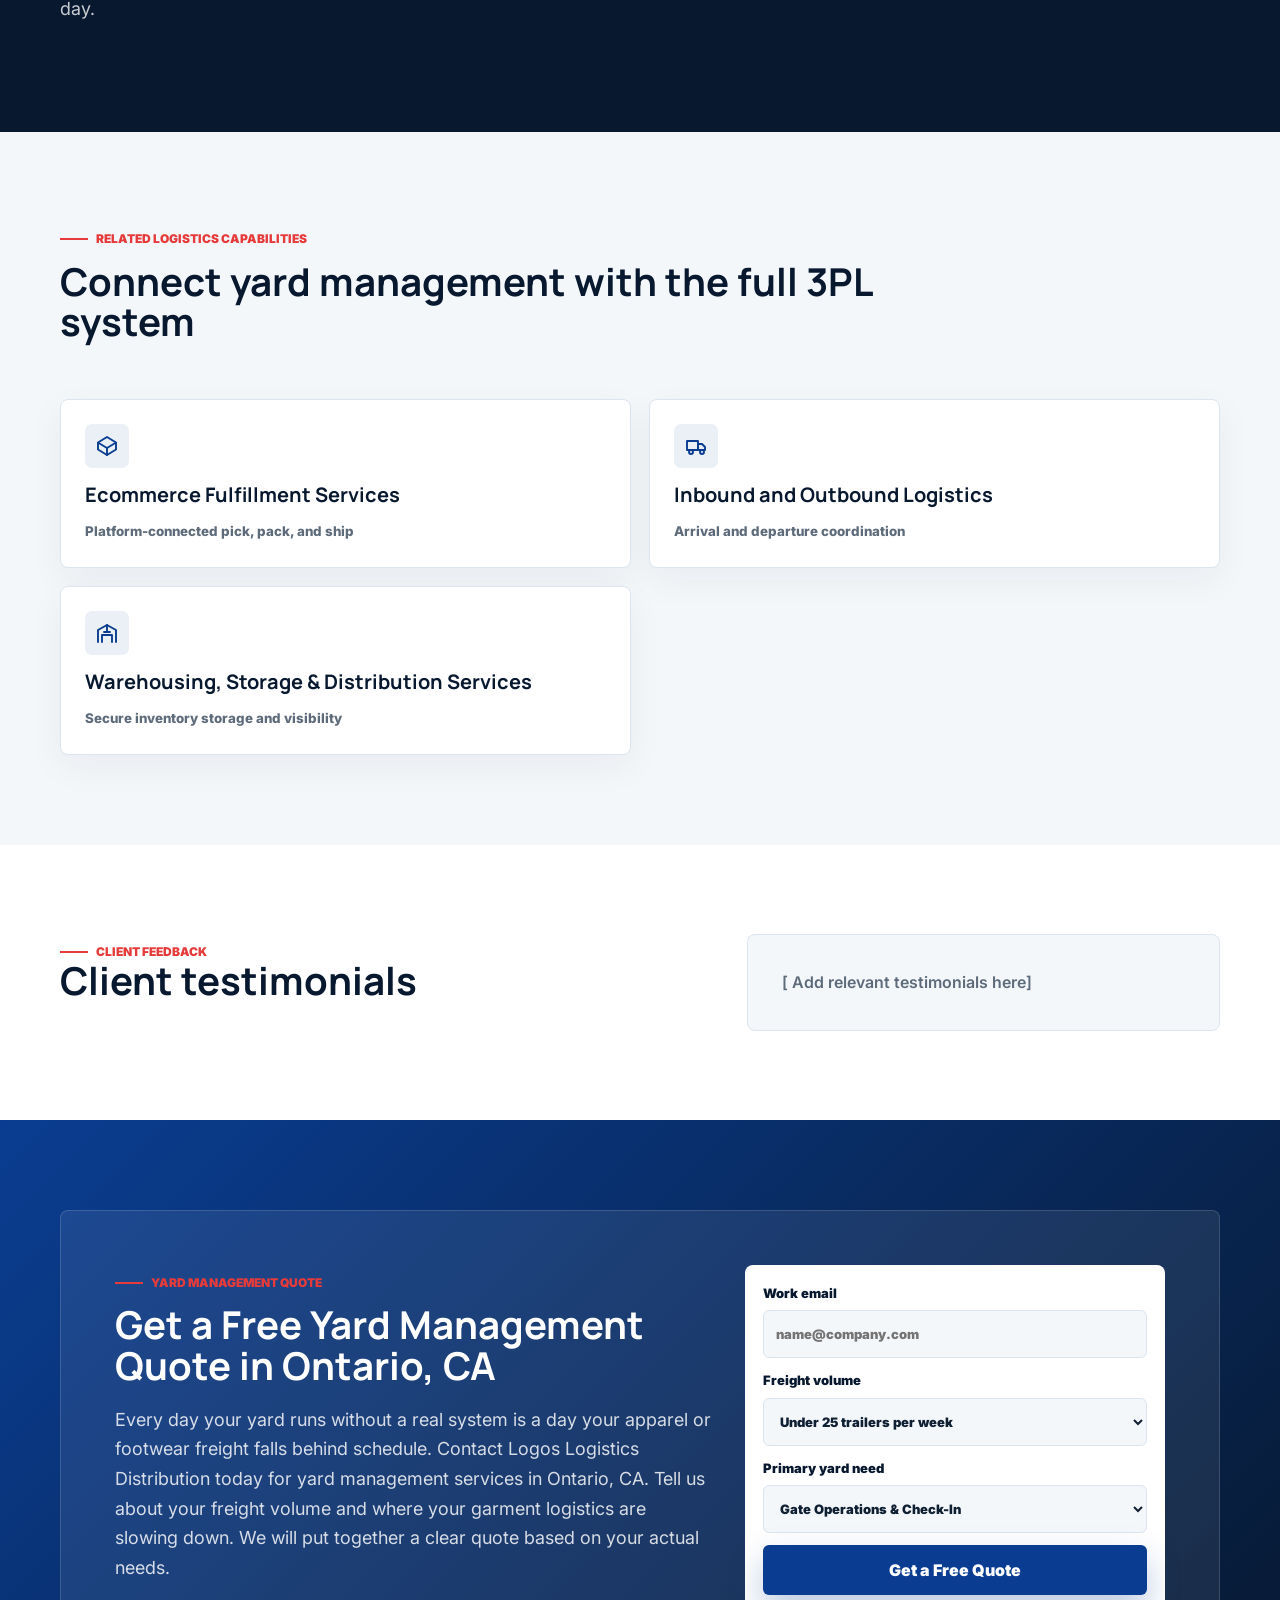
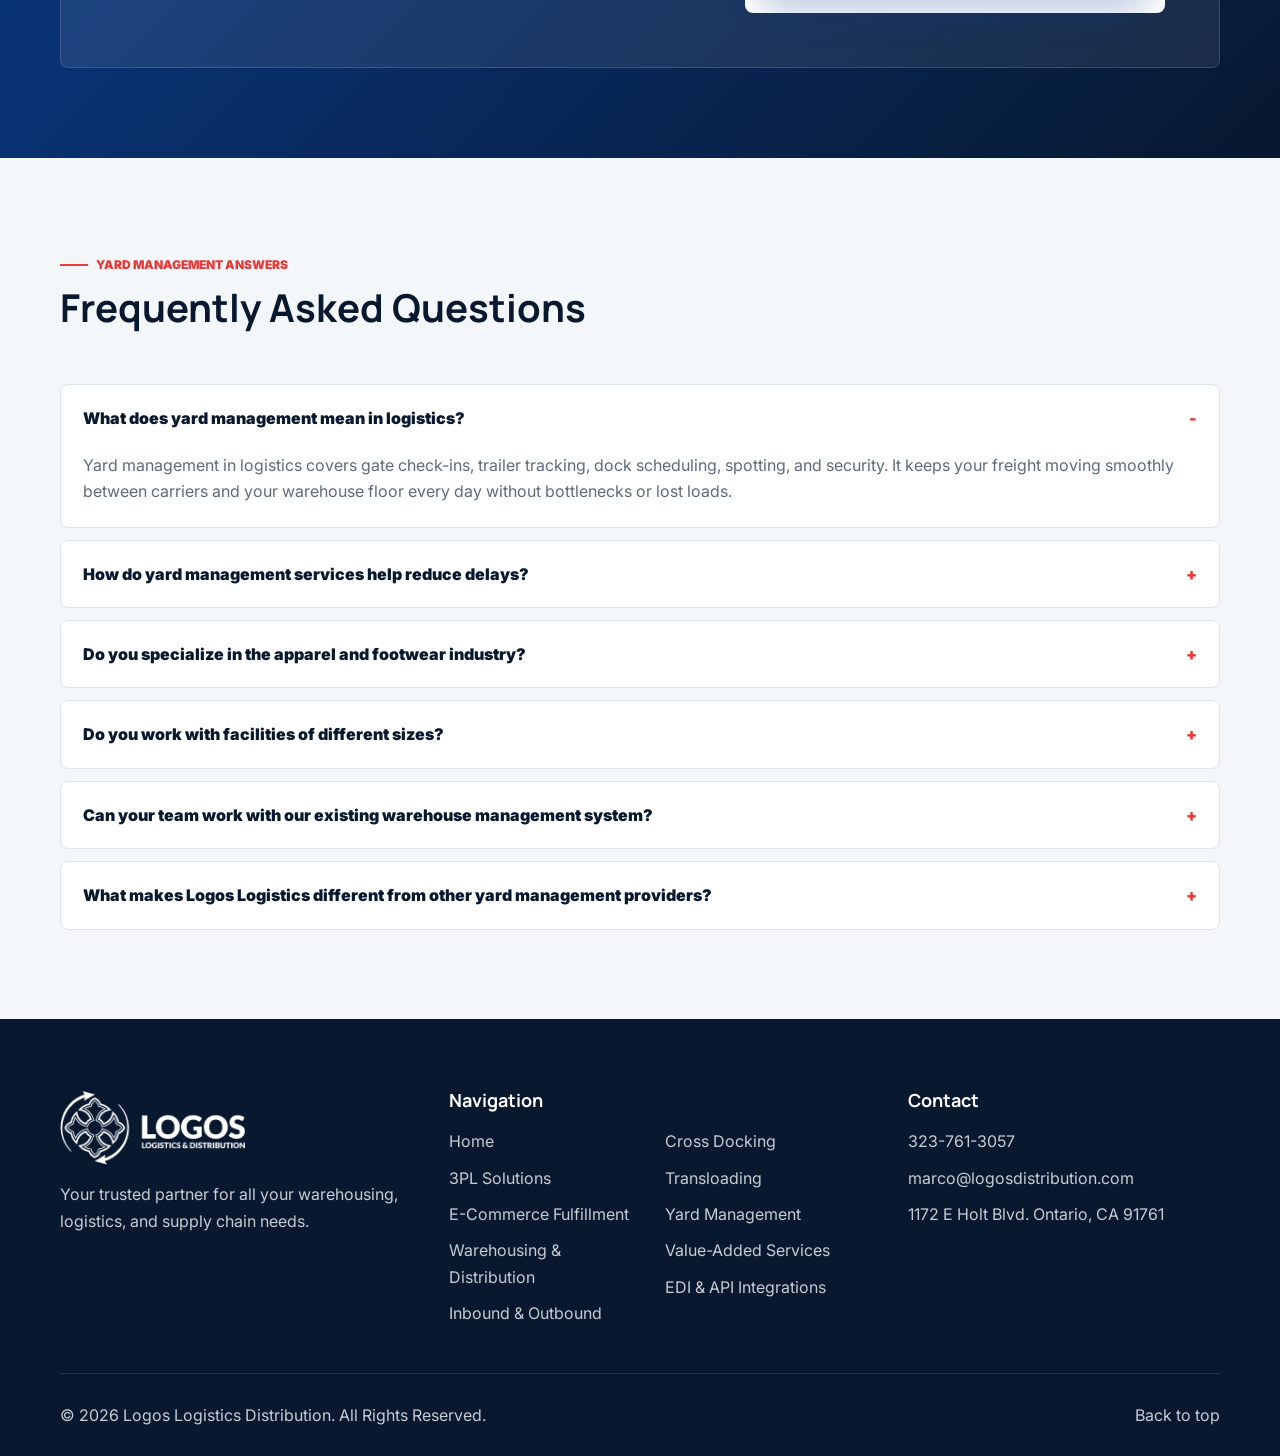
<file: yard-management.html>
<!doctype html>
<html lang="en">
<head>
  <meta charset="utf-8">
  <meta name="viewport" content="width=device-width, initial-scale=1">
  <meta name="source-heading" content="Meta title :">
  <title>Yard Management Services in Ontario, CA | Logos Logistics Distribution</title>
  <meta name="description" content="If trailers are piling up with no clear system. Drivers are waiting longer than they should. Your dock team starts every shift without knowing where anything is. This gets worse every day without the right team handling it. Logos Logistics Distribution provides yard management services in Ontario, CA that bring real structure to your yard so apparel and footwear freight moves on time and your team stays focused.">
  <link rel="preconnect" href="https://fonts.googleapis.com">
  <link rel="preconnect" href="https://fonts.gstatic.com" crossorigin>
  <link href="https://fonts.googleapis.com/css2?family=Inter:wght@400;500;600;700;800&family=Manrope:wght@600;700;800&display=swap" rel="stylesheet">
  <link rel="stylesheet" href="styles.css?v=20260515-ui-polish">
</head>
<body class="inner-page yard-page">
  <a class="skip-link" href="#main">Skip to content</a>
  <header class="site-header">
    <div class="topline">
      <div class="container topline-inner">
        <span>Ontario, CA 3PL warehouse and distribution</span>
        <a href="tel:3237613057">Call 323-761-3057</a>
      </div>
    </div>
    <div class="container nav-shell">
      <a class="brand" href="index.html" aria-label="Logos Logistics Distribution home">
        <img src="assets/logo.png" alt="Logos Logistics Distribution logo">
      </a>
      <nav class="desktop-nav" aria-label="Primary navigation">
        <a href="index.html">Home</a>
        <div class="mega">
          <button type="button" class="mega-trigger" aria-expanded="false">
            3PL Solutions
            <span><svg viewBox="0 0 24 24" aria-hidden="true" fill="none" stroke="currentColor" stroke-width="1.9" stroke-linecap="round" stroke-linejoin="round"><path d="M5 12h14"/><path d="m13 6 6 6-6 6"/></svg></span>
          </button>
          <div class="mega-panel" aria-label="3PL Solutions menu">
            <div class="mega-copy">
              <strong>Service architecture</strong>
              <p>Warehousing, fulfillment, cross dock, yard management, and EDI/API workflows organized for operational buyers.</p>
            </div>
            <div class="mega-grid"><a href="3pl-solutions.html" class="mega-card">
        <span>3PL Solutions</span>
        <small>Full logistics architecture</small>
      </a><a href="e-commerce-fulfillment.html" class="mega-card">
        <span>E-Commerce Fulfillment</span>
        <small>Operational service page</small>
      </a><a href="warehousing-distribution.html" class="mega-card">
        <span>Warehousing &amp; Distribution</span>
        <small>Operational service page</small>
      </a><a href="inbound-outbound.html" class="mega-card">
        <span>Inbound &amp; Outbound</span>
        <small>Operational service page</small>
      </a><a href="cross-docking.html" class="mega-card">
        <span>Cross Docking</span>
        <small>Operational service page</small>
      </a><a href="transloading.html" class="mega-card">
        <span>Transloading</span>
        <small>Operational service page</small>
      </a><a href="yard-management.html" class="mega-card">
        <span>Yard Management</span>
        <small>Operational service page</small>
      </a><a href="value-added-services.html" class="mega-card">
        <span>Value-Added Services</span>
        <small>Operational service page</small>
      </a><a href="edi-api-integrations.html" class="mega-card">
        <span>EDI &amp; API Integrations</span>
        <small>Operational service page</small>
      </a></div>
          </div>
        </div>
      </nav>
      <a class="nav-cta" href="#quote">Request Quote</a>
      <button class="menu-toggle" type="button" aria-expanded="false" aria-controls="mobile-menu" aria-label="Open menu">
        <span></span><span></span><span></span>
      </button>
    </div>
    <div id="mobile-menu" class="mobile-menu" hidden>
      <div class="container">
        <a href="index.html">Home</a><a href="3pl-solutions.html">3PL Solutions</a><a href="e-commerce-fulfillment.html">E-Commerce Fulfillment</a><a href="warehousing-distribution.html">Warehousing &amp; Distribution</a><a href="inbound-outbound.html">Inbound &amp; Outbound</a><a href="cross-docking.html">Cross Docking</a><a href="transloading.html">Transloading</a><a aria-current="page" href="yard-management.html">Yard Management</a><a href="value-added-services.html">Value-Added Services</a><a href="edi-api-integrations.html">EDI &amp; API Integrations</a>
        <a class="mobile-cta" href="#quote">Request Quote</a>
      </div>
    </div>
  </header>
  <main id="main">

    <section class="inner-hero">
      <div class="container inner-hero-grid">
        <div class="reveal">
          <span class="eyebrow">Ontario CA yard operations</span>
          <h1>Yard Management Services in Ontario, CA</h1>
          <p>If trailers are piling up with no clear system. Drivers are waiting longer than they should. Your dock team starts every shift without knowing where anything is. This gets worse every day without the right team handling it. Logos Logistics Distribution provides yard management services in Ontario, CA that bring real structure to your yard so apparel and footwear freight moves on time and your team stays focused.</p>
          <div class="hero-actions">
            <a class="btn primary" href="#quote">Get Yard Management Quote</a>
            <a class="btn secondary" href="#yard-services">Review Yard Services</a>
          </div>
        </div>
        <figure class="inner-media reveal">
          <img src="assets/yard-storage.webp" alt="Secure logistics yard management and trailer movement">
        </figure>
      </div>
    </section>

    <section id="yard-services" class="section light">
      <div class="container">
        <div class="section-intro reveal">
          <span class="eyebrow">Apparel yard control</span>
          <h2>Yard Management Services We Offer For Apparel Industry</h2>
          <p>One misplaced trailer can hold up an entire day of apparel logistics shipments. From gate activity to dock doors and trailer positions, our yard operations management covers all of it so nothing gets missed and your freight keeps moving the right way.</p>
        </div>
        <div class="service-grid">
          <article class="service-card reveal">
                <div class="service-icon"><svg viewBox="0 0 24 24" aria-hidden="true" fill="none" stroke="currentColor" stroke-width="1.9" stroke-linecap="round" stroke-linejoin="round"><path d="M12 22s8-4 8-10V5l-8-3-8 3v7c0 6 8 10 8 10z"/><path d="m9 12 2 2 4-5"/></svg></div>
                <div>
                  <h3>Gate Operations &amp; Check-In</h3>
                  <p>Our gate team checks in every carrier, verifies their paperwork, and logs each unit as it enters or leaves your facility. Every arrival and departure is recorded so your apparel fulfillment team always has a clear and accurate picture of what is happening at your gate.</p>
                </div>
              </article><article class="service-card reveal">
                <div class="service-icon"><svg viewBox="0 0 24 24" aria-hidden="true" fill="none" stroke="currentColor" stroke-width="1.9" stroke-linecap="round" stroke-linejoin="round"><path d="m3 6 6-3 6 3 6-3v15l-6 3-6-3-6 3z"/><path d="M9 3v15"/><path d="M15 6v15"/></svg></div>
                <div>
                  <h3>Trailer Tracking &amp; Trailer Management</h3>
                  <p>Every asset in your yard has a recorded location at all times. Loaded, empty, or staged, our trailer tracking team keeps tabs on each one so your apparel distribution team always knows what is available and where to find it.</p>
                </div>
              </article><article class="service-card reveal">
                <div class="service-icon"><svg viewBox="0 0 24 24" aria-hidden="true" fill="none" stroke="currentColor" stroke-width="1.9" stroke-linecap="round" stroke-linejoin="round"><circle cx="5" cy="6" r="2"/><circle cx="19" cy="18" r="2"/><path d="M7 6h4a4 4 0 0 1 0 8H9a4 4 0 0 0 0 8h8"/></svg></div>
                <div>
                  <h3>Dock Scheduling &amp; Door Assignment</h3>
                  <p>Unplanned dock schedules delay your entire apparel supply chain. Door assignments and carrier arrival times are coordinated before your day starts, based on load priority and warehouse flow, so your team works from a clear schedule with no surprises.</p>
                </div>
              </article><article class="service-card reveal">
                <div class="service-icon"><svg viewBox="0 0 24 24" aria-hidden="true" fill="none" stroke="currentColor" stroke-width="1.9" stroke-linecap="round" stroke-linejoin="round"><path d="M3 21V9l9-5 9 5v12"/><path d="M7 21v-7h10v7"/><path d="M9 11h6"/><path d="M12 4v7"/></svg></div>
                <div>
                  <h3>Yard Storage &amp; 24/7 Security</h3>
                  <p>Every piece of apparel freight between shipments gets a dedicated, secure space in our yard storage. On-site security monitors your logistics yard around the clock so every load stays safe and fully accounted for at all times.</p>
                </div>
              </article><article class="service-card reveal">
                <div class="service-icon"><svg viewBox="0 0 24 24" aria-hidden="true" fill="none" stroke="currentColor" stroke-width="1.9" stroke-linecap="round" stroke-linejoin="round"><path d="M3 7h11v9H3z"/><path d="M14 10h4l3 3v3h-7z"/><circle cx="7" cy="18" r="2"/><circle cx="18" cy="18" r="2"/></svg></div>
                <div>
                  <h3>Yard Spotting &amp; Trailer Movement</h3>
                  <p>Each vehicle gets positioned at the right door at the right time. Our spotting team manages all trailer movement inside your facility so your apparel warehousing crew never has to wait to start their work.</p>
                </div>
              </article>
        </div>
      </div>
    </section>

    <section class="section">
      <div class="container">
        <div class="section-intro reveal">
    <span class="eyebrow">Who we support</span>
    <h2>Yard Management Clients We Serve</h2>
    <p>Your freight does not care about excuses, and neither do your customers. Retail brands, ecommerce businesses, apparel companies, manufacturers, and wholesale distributors all rely on our yard operations team to keep their freight moving on schedule. No matter how much volume your brand runs, we put a yard plan together that fits the way your apparel fulfillment business actually works.</p>
  </div>
        <div class="industry-grid">
          <article class="industry-card reveal">
                <h3>Yard Support for Apparel &amp; Clothing Brands</h3>
                <p>One delayed trailer can throw off your entire apparel distribution cycle. Our yard team tracks every trailer, coordinates every dock door, and keeps your apparel warehousing running on schedule so your garment freight never sits in the wrong place at the wrong time, no matter the season or volume.</p>
              </article><article class="industry-card reveal">
                <h3>Yard Management for Footwear Businesses</h3>
                <p>Missed delivery windows cost footwear brands more than just time. Our team coordinates every trailer and dock door so your footwear warehousing stays organized and your footwear distribution never falls behind. From inbound shipments to outbound orders, every load moves through your yard on time without delays or congestion.</p>
              </article>
        </div>
      </div>
    </section>

    <section class="section location-band">
      <div class="container location-grid">
        <div class="location-copy reveal">
          <span class="eyebrow">Ontario CA coverage</span>
          <h2>Areas We Serve</h2>
          <p>Our solutions for yard logistics cover businesses across Ontario, CA neighborhoods including Downtown Ontario, Ontario Ranch, Central Ontario, New Model Colony, and the Airport District. Whether you manage apparel distribution or run high-volume freight operations, we keep your yard running smoothly across every corner of Ontario and the surrounding area.</p>
        </div>
        <div class="map-card reveal" aria-label="Ontario CA yard management service areas">
          <div class="map-lines"></div>
          <span class="pin ontario">Ontario</span>
          <span class="pin port">Airport District</span>
          <span class="pin west">Ontario Ranch</span>
        </div>
      </div>
    </section>

    <section class="section">
      <div class="container detail-grid">
        <article class="detail-card reveal">
          <div class="service-icon"><svg viewBox="0 0 24 24" aria-hidden="true" fill="none" stroke="currentColor" stroke-width="1.9" stroke-linecap="round" stroke-linejoin="round"><path d="M3 21V9l9-5 9 5v12"/><path d="M7 21v-7h10v7"/><path d="M9 11h6"/><path d="M12 4v7"/></svg></div>
          <h2>One Partner for Your Full Logistics Operation</h2>
          <p>Managing separate vendors for your yard, warehouse, and fulfillment creates communication gaps that apparel brands cannot afford. Logos Logistics Distribution brings yard management, warehousing, and 3PL logistics services under one roof so accountability never gets lost. Our team links your yard directly to your receiving and shipping process so freight moves straight into your warehouse without gaps, delays, or mixed-up inventory.</p>
        </article>
        <article class="detail-card reveal">
          <div class="service-icon"><svg viewBox="0 0 24 24" aria-hidden="true" fill="none" stroke="currentColor" stroke-width="1.9" stroke-linecap="round" stroke-linejoin="round"><circle cx="5" cy="6" r="2"/><circle cx="19" cy="18" r="2"/><path d="M7 6h4a4 4 0 0 1 0 8H9a4 4 0 0 0 0 8h8"/></svg></div>
          <h2>Yard Management That Connects to Your Full Supply Chain</h2>
          <p>A disconnected yard and warehouse means delayed shipments and inaccurate inventory counts that directly impact your apparel customers. Our team links your warehouse yard management to your receiving and shipping process so freight moves straight into your warehouse without gaps, delays, or mixed up inventory counts.</p>
        </article>
      </div>
    </section>

    <section class="section tech-section">
      <div class="container tech-grid">
        <div class="tech-copy reveal">
          <span class="eyebrow">Why businesses choose Logos</span>
          <h2>Why Businesses Choose Logos Logistics Distribution For Yard Management</h2>
          <p>Missing gate records, untracked trailers, and unclear ownership turn small yard problems into expensive supply chain failures. Businesses choose us because we put the right team in place from day one.</p><p>Every gate check-in, every security check, every cargo move is handled with full ownership. With warehousing, fulfillment, and yard management all under one roof, you work with one team from start to finish, no confusion about who is responsible for what.</p><p>We serve apparel and footwear brands specifically. Unlike large generic 3PLs, our yard operations are built around the seasonal spikes, high-volume freight, and time-sensitive shipments that clothing and footwear businesses face every day.</p>
        </div>
        <div class="dashboard reveal" aria-label="Yard management operations dashboard">
          <div class="dash-header"><span></span><strong>Yard control status</strong><small>Active</small></div>
          <div class="dash-row"><span>Gate check-in</span><strong>Recorded</strong></div>
          <div class="dash-row"><span>Trailer location</span><strong>Visible</strong></div>
          <div class="dash-row"><span>Dock doors</span><strong>Scheduled</strong></div>
          <div class="dash-row"><span>Security</span><strong>Monitored</strong></div>
        </div>
      </div>
    </section>

    <section class="section light">
      <div class="container">
        <div class="section-intro reveal">
    <span class="eyebrow">Related logistics capabilities</span>
    <h2>Connect yard management with the full 3PL system</h2>
    
  </div>
        <div class="related-grid"><a class="related-card reveal" href="e-commerce-fulfillment.html">
        <span><svg viewBox="0 0 24 24" aria-hidden="true" fill="none" stroke="currentColor" stroke-width="1.9" stroke-linecap="round" stroke-linejoin="round"><path d="M21 8.5 12 3 3 8.5v7L12 21l9-5.5z"/><path d="M3.3 8.7 12 14l8.7-5.3"/><path d="M12 14v7"/></svg></span>
        <strong>Ecommerce Fulfillment Services</strong>
        <small>Platform-connected pick, pack, and ship</small>
      </a><a class="related-card reveal" href="inbound-outbound.html">
        <span><svg viewBox="0 0 24 24" aria-hidden="true" fill="none" stroke="currentColor" stroke-width="1.9" stroke-linecap="round" stroke-linejoin="round"><path d="M3 7h11v9H3z"/><path d="M14 10h4l3 3v3h-7z"/><circle cx="7" cy="18" r="2"/><circle cx="18" cy="18" r="2"/></svg></span>
        <strong>Inbound and Outbound Logistics</strong>
        <small>Arrival and departure coordination</small>
      </a><a class="related-card reveal" href="warehousing-distribution.html">
        <span><svg viewBox="0 0 24 24" aria-hidden="true" fill="none" stroke="currentColor" stroke-width="1.9" stroke-linecap="round" stroke-linejoin="round"><path d="M3 21V9l9-5 9 5v12"/><path d="M7 21v-7h10v7"/><path d="M9 11h6"/><path d="M12 4v7"/></svg></span>
        <strong>Warehousing, Storage &amp; Distribution Services</strong>
        <small>Secure inventory storage and visibility</small>
      </a></div>
      </div>
    </section>

    <section class="section testimonial-section">
      <div class="container quote-grid">
        <div class="quote-copy reveal">
          <span class="eyebrow">Client feedback</span>
          <h2>Client testimonials</h2>
        </div>
        <blockquote class="testimonial-placeholder reveal">
          <p>[ Add relevant testimonials here]</p>
        </blockquote>
      </div>
    </section>

    <section id="quote" class="section quote-section">
      <div class="container quote-panel reveal">
        <div>
          <span class="eyebrow">Yard management quote</span>
          <h2>Get a Free Yard Management Quote in Ontario, CA</h2>
          <p>Every day your yard runs without a real system is a day your apparel or footwear freight falls behind schedule. Contact Logos Logistics Distribution today for yard management services in Ontario, CA. Tell us about your freight volume and where your garment logistics are slowing down. We will put together a clear quote based on your actual needs.</p>
        </div>
        <form class="quote-form" aria-label="Request a yard management quote">
          <label>Work email<input type="email" placeholder="name@company.com"></label>
          <label>Freight volume<select><option>Under 25 trailers per week</option><option>25-100 trailers per week</option><option>100+ trailers per week</option></select></label>
          <label>Primary yard need<select><option>Gate Operations & Check-In</option><option>Trailer Tracking & Trailer Management</option><option>Dock Scheduling & Door Assignment</option><option>Yard Storage & 24/7 Security</option></select></label>
          <button type="submit" class="btn primary">Get a Free Quote</button>
        </form>
      </div>
    </section>

    <section class="section light faq-section">
      <div class="container">
        <div class="section-intro reveal">
    <span class="eyebrow">Yard management answers</span>
    <h2>Frequently Asked Questions</h2>
    
  </div>
        <div class="faq-list">
          <details class="faq-item reveal" open>
                <summary>What does yard management mean in logistics?</summary>
                <p>Yard management in logistics covers gate check-ins, trailer tracking, dock scheduling, spotting, and security. It keeps your freight moving smoothly between carriers and your warehouse floor every day without bottlenecks or lost loads.</p>
              </details><details class="faq-item reveal" >
                <summary>How do yard management services help reduce delays?</summary>
                <p>Tracked trailers, planned dock door assignments, and fast gate processing eliminate the daily holdups that push fulfillment behind schedule. When every move is coordinated in advance, your team works from a clear plan instead of reacting to problems.</p>
              </details><details class="faq-item reveal" >
                <summary>Do you specialize in the apparel and footwear industry?</summary>
                <p>Yes. Our yard management services are built specifically for apparel and footwear companies managing high-volume freight, seasonal spikes, and time-sensitive shipments that cannot afford delays or disorganized yard operations.</p>
              </details><details class="faq-item reveal" >
                <summary>Do you work with facilities of different sizes?</summary>
                <p>Yes. Whether you have 10 dock doors or more than 50, we build a yard management plan that fits your freight volume and the way your team actually works.</p>
              </details><details class="faq-item reveal" >
                <summary>Can your team work with our existing warehouse management system?</summary>
                <p>Yes. We work alongside your current systems so cargo status, door times, and inventory data stay accurate and up to date without disrupting your existing workflow.</p>
              </details><details class="faq-item reveal" >
                <summary>What makes Logos Logistics different from other yard management providers?</summary>
                <p>We focus exclusively on apparel and footwear logistics. Our yard management reduces traffic buildup, speeds up turnaround times, and connects directly to your warehousing and fulfillment process so your freight always has a clear path forward and one team is accountable for all of it.</p>
              </details>
        </div>
      </div>
    </section>
  
  </main>
  <footer class="site-footer">
    <div class="container footer-grid">
      <div>
        <a class="footer-brand" href="index.html">
          <img src="assets/logo-white.webp" alt="Logos Logistics Distribution logo">
        </a>
        <p>Your trusted partner for all your warehousing, logistics, and supply chain needs.</p>
      </div>
      <div>
        <h2>Navigation</h2>
        <div class="footer-links"><a href="index.html">Home</a><a href="3pl-solutions.html">3PL Solutions</a><a href="e-commerce-fulfillment.html">E-Commerce Fulfillment</a><a href="warehousing-distribution.html">Warehousing &amp; Distribution</a><a href="inbound-outbound.html">Inbound &amp; Outbound</a><a href="cross-docking.html">Cross Docking</a><a href="transloading.html">Transloading</a><a href="yard-management.html">Yard Management</a><a href="value-added-services.html">Value-Added Services</a><a href="edi-api-integrations.html">EDI &amp; API Integrations</a></div>
      </div>
      <div>
        <h2>Contact</h2>
        <ul class="contact-list">
          <li><a href="tel:3237613057">323-761-3057</a></li>
          <li><a href="mailto:marco@logosdistribution.com">marco@logosdistribution.com</a></li>
          <li>1172 E Holt Blvd. Ontario, CA 91761</li>
        </ul>
      </div>
    </div>
    <div class="container footer-bottom">
      <span>&copy; 2026 Logos Logistics Distribution. All Rights Reserved.</span>
      <a href="#main">Back to top</a>
    </div>
  </footer>
  <script src="app.js" defer></script>
</body>
</html>
</file>
<file: styles.css>
:root {
  --blue: #0a3d91;
  --red: #e63b3b;
  --navy: #07182f;
  --slate: #5e6b7a;
  --soft: #f4f7fa;
  --white: #ffffff;
  --tech: #2f80ed;
  --ink: #102033;
  --line: #dce5ef;
  --shadow: 0 22px 70px rgba(7, 24, 47, 0.14);
  --radius: 8px;
  --container: 1160px;
  --section: clamp(64px, 7vw, 104px);
}

* {
  box-sizing: border-box;
}

html {
  scroll-behavior: smooth;
}

body {
  margin: 0;
  color: var(--ink);
  background: var(--white);
  font-family: "Inter", Arial, sans-serif;
  line-height: 1.65;
  text-rendering: optimizeLegibility;
  overflow-x: hidden;
}

img {
  display: block;
  max-width: 100%;
}

p {
  overflow-wrap: normal;
}

.hero-copy,
.inner-hero-grid > div,
.section-intro,
.sticky-copy,
.trust-copy,
.location-copy,
.tech-copy,
.quote-copy,
.quote-panel > div,
.ops-panel {
  min-width: 0;
}

a {
  color: inherit;
  text-decoration: none;
}

button,
input,
select {
  font: inherit;
}

.container {
  width: min(var(--container), calc(100% - 40px));
  margin-inline: auto;
}

.skip-link {
  position: fixed;
  left: 16px;
  top: 12px;
  z-index: 1000;
  transform: translateY(-150%);
  background: var(--white);
  color: var(--blue);
  padding: 10px 14px;
  border-radius: 6px;
}

.skip-link:focus {
  transform: translateY(0);
}

.site-header {
  position: sticky;
  top: 0;
  z-index: 100;
  background: rgba(255, 255, 255, 0.96);
  border-bottom: 1px solid rgba(10, 61, 145, 0.1);
  backdrop-filter: blur(18px);
}

.topline {
  background: var(--navy);
  color: rgba(255, 255, 255, 0.78);
  font-size: 13px;
}

.topline-inner {
  min-height: 34px;
  display: flex;
  justify-content: space-between;
  align-items: center;
  gap: 16px;
}

.topline a {
  color: var(--white);
  font-weight: 700;
}

.nav-shell {
  min-height: 76px;
  display: grid;
  grid-template-columns: auto 1fr auto;
  align-items: center;
  gap: clamp(24px, 4vw, 48px);
}

.brand {
  display: inline-flex;
  align-items: center;
  padding: 8px 0;
}

.brand img {
  width: 164px;
  height: auto;
}

.desktop-nav {
  display: flex;
  justify-content: flex-start;
  align-items: center;
  gap: 20px;
  min-width: 0;
  font-size: 14px;
  font-weight: 800;
  color: var(--navy);
}

.desktop-nav > a,
.mega-trigger {
  min-height: 40px;
  display: inline-flex;
  align-items: center;
  white-space: nowrap;
}

.desktop-nav > a[aria-current="page"],
.desktop-nav > a:hover,
.mega-trigger:hover {
  color: var(--blue);
}

.mega {
  position: relative;
}

.mega-trigger {
  border: 0;
  background: transparent;
  color: inherit;
  cursor: pointer;
  gap: 8px;
  font-weight: 800;
}

.mega-trigger svg {
  width: 15px;
  transform: rotate(90deg);
}

.mega-panel {
  position: absolute;
  left: 0;
  top: calc(100% + 10px);
  width: min(760px, calc(100vw - 48px));
  display: grid;
  grid-template-columns: 240px 1fr;
  gap: 18px;
  padding: 18px;
  border: 1px solid var(--line);
  border-radius: var(--radius);
  background: var(--white);
  box-shadow: var(--shadow);
  opacity: 0;
  visibility: hidden;
  transform: translateY(8px);
  transition: 180ms ease;
}

.mega:hover .mega-panel,
.mega:focus-within .mega-panel {
  opacity: 1;
  visibility: visible;
  transform: translateY(0);
}

.mega-copy {
  padding: 18px;
  border-radius: var(--radius);
  background: var(--soft);
}

.mega-copy strong {
  display: block;
  color: var(--blue);
  margin-bottom: 8px;
}

.mega-copy p {
  margin: 0;
  color: var(--slate);
  font-size: 14px;
}

.mega-grid {
  display: grid;
  grid-template-columns: repeat(2, 1fr);
  gap: 8px;
}

.mega-card {
  padding: 12px;
  border-radius: 6px;
  border: 1px solid transparent;
  transition: 180ms ease;
}

.mega-card span {
  display: block;
  color: var(--navy);
  font-weight: 800;
  font-size: 14px;
}

.mega-card small {
  color: var(--slate);
  font-size: 12px;
}

.mega-card:hover {
  border-color: rgba(10, 61, 145, 0.22);
  background: rgba(10, 61, 145, 0.05);
}

.nav-cta,
.mobile-cta {
  display: inline-flex;
  align-items: center;
  justify-content: center;
  min-height: 44px;
  padding: 0 17px;
  border-radius: 6px;
  background: var(--blue);
  color: var(--white);
  font-weight: 800;
  white-space: nowrap;
  box-shadow: 0 10px 28px rgba(10, 61, 145, 0.2);
  transition: 180ms ease;
}

.nav-cta:hover,
.mobile-cta:hover {
  background: var(--red);
  transform: translateY(-1px);
}

.menu-toggle {
  display: none;
  width: 42px;
  height: 42px;
  border: 1px solid var(--line);
  border-radius: 6px;
  background: var(--white);
  align-items: center;
  justify-content: center;
  gap: 4px;
  flex-direction: column;
}

.menu-toggle span {
  width: 20px;
  height: 2px;
  background: var(--navy);
}

.mobile-menu {
  border-top: 1px solid var(--line);
  background: var(--white);
}

.mobile-menu .container {
  padding: 18px 0 22px;
  display: grid;
  gap: 8px;
}

.mobile-menu a:not(.mobile-cta) {
  padding: 13px 0;
  border-bottom: 1px solid var(--line);
  color: var(--navy);
  font-weight: 800;
}

.service-rail,
.rail-scroll {
  display: none !important;
}

.hero,
.inner-hero {
  position: relative;
  overflow: hidden;
  background:
    linear-gradient(120deg, rgba(7, 24, 47, 0.98), rgba(7, 24, 47, 0.9)),
    repeating-linear-gradient(90deg, rgba(255, 255, 255, 0.05) 0 1px, transparent 1px 78px);
  color: var(--white);
}

.hero-grid,
.inner-hero-grid {
  min-height: 660px;
  display: grid;
  grid-template-columns: 1fr 0.95fr;
  gap: clamp(36px, 5vw, 68px);
  align-items: center;
  padding-block: 76px;
}

.inner-hero-grid {
  min-height: 520px;
}

.eyebrow {
  display: inline-flex;
  align-items: center;
  gap: 8px;
  color: var(--red);
  font-size: 12px;
  font-weight: 900;
  text-transform: uppercase;
  line-height: 1.2;
}

.eyebrow::before {
  content: "";
  width: 28px;
  height: 2px;
  background: currentColor;
}

h1,
h2,
h3 {
  font-family: "Manrope", "Inter", sans-serif;
  line-height: 1.06;
  color: inherit;
  margin: 0;
}

h1 {
  margin-top: 16px;
  font-size: clamp(38px, 4.6vw, 58px);
  letter-spacing: 0;
}

h2 {
  font-size: clamp(28px, 3vw, 42px);
  letter-spacing: 0;
}

h3 {
  font-size: clamp(19px, 1.7vw, 24px);
}

.hero-copy p,
.inner-hero p {
  margin: 22px 0 0;
  max-width: 650px;
  color: rgba(255, 255, 255, 0.82);
  font-size: clamp(16px, 1.35vw, 19px);
}

.hero-actions {
  display: flex;
  flex-wrap: wrap;
  gap: 12px;
  margin-top: 32px;
}

.btn {
  display: inline-flex;
  justify-content: center;
  align-items: center;
  min-height: 50px;
  padding: 0 20px;
  border-radius: 6px;
  border: 1px solid transparent;
  font-weight: 900;
  transition: 180ms ease;
  cursor: pointer;
}

.btn.primary {
  background: var(--blue);
  color: var(--white);
  box-shadow: 0 16px 35px rgba(10, 61, 145, 0.28);
}

.btn.primary:hover {
  background: var(--red);
  transform: translateY(-2px);
}

.btn.secondary {
  color: var(--white);
  border-color: rgba(255, 255, 255, 0.35);
  background: rgba(255, 255, 255, 0.08);
}

.btn.secondary:hover {
  border-color: var(--white);
  background: rgba(255, 255, 255, 0.14);
}

.btn.compact {
  min-height: 46px;
  margin-top: 26px;
}

.light-btn {
  color: var(--white);
}

.proof-chips {
  display: grid;
  grid-template-columns: repeat(4, minmax(0, auto));
  gap: 8px;
  margin-top: 30px;
}

.proof-chips span {
  padding: 9px 11px;
  border: 1px solid rgba(255, 255, 255, 0.2);
  border-radius: 6px;
  color: rgba(255, 255, 255, 0.85);
  font-weight: 800;
  font-size: 13px;
}

.hero-visual,
.inner-media {
  position: relative;
}

.hero-visual img,
.inner-media img,
.trust-media img {
  width: 100%;
  min-height: 520px;
  object-fit: cover;
  border-radius: var(--radius);
  box-shadow: var(--shadow);
}

.inner-media img {
  min-height: 420px;
}

.ops-panel {
  position: absolute;
  left: -24px;
  bottom: 28px;
  width: min(420px, calc(100% - 28px));
  padding: 22px;
  border: 1px solid rgba(255, 255, 255, 0.18);
  border-radius: var(--radius);
  background: rgba(7, 24, 47, 0.9);
  color: var(--white);
  box-shadow: var(--shadow);
}

.ops-panel span {
  color: #8fb9ff;
  font-size: 13px;
  font-weight: 900;
  text-transform: uppercase;
}

.ops-panel strong {
  display: block;
  margin-top: 8px;
  line-height: 1.3;
}

.panel-grid {
  display: grid;
  grid-template-columns: repeat(4, 1fr);
  gap: 6px;
  margin-top: 16px;
}

.panel-grid small {
  padding: 8px 6px;
  text-align: center;
  border-radius: 5px;
  background: rgba(255, 255, 255, 0.1);
  color: rgba(255, 255, 255, 0.8);
}

.kpi-band {
  background: var(--blue);
  color: var(--white);
}

.kpi-grid {
  display: grid;
  grid-template-columns: repeat(4, 1fr);
}

.kpi {
  padding: 30px 28px;
  border-right: 1px solid rgba(255, 255, 255, 0.18);
}

.kpi:last-child {
  border-right: 0;
}

.kpi strong {
  display: block;
  font-family: "Manrope", sans-serif;
  font-size: clamp(28px, 3vw, 44px);
  line-height: 1;
}

.kpi span {
  display: block;
  margin-top: 8px;
  color: rgba(255, 255, 255, 0.84);
  font-weight: 700;
}

.section {
  padding-block: var(--section);
}

.light {
  background: var(--soft);
}

.section-intro {
  max-width: 850px;
  margin-bottom: clamp(34px, 5vw, 56px);
}

.section-intro h2 {
  color: var(--navy);
  margin-top: 14px;
}

.section-intro p {
  margin: 18px 0 0;
  color: var(--slate);
  font-size: 17px;
}

.service-grid {
  display: grid;
  grid-template-columns: repeat(3, minmax(0, 1fr));
  gap: 20px;
}

.service-grid.two-card-grid {
  grid-template-columns: repeat(2, minmax(0, 1fr));
}

.service-grid.three-card-grid {
  grid-template-columns: repeat(3, minmax(0, 1fr));
}

.service-card,
.industry-card,
.process-step,
.related-card,
.detail-card,
.detail-aside {
  border: 1px solid var(--line);
  border-radius: var(--radius);
  background: var(--white);
  box-shadow: 0 12px 36px rgba(7, 24, 47, 0.05);
}

.service-card {
  min-height: 330px;
  display: flex;
  flex-direction: column;
  gap: 16px;
  padding: 26px;
  transition: 180ms ease;
}

.service-card:hover,
.related-card:hover {
  transform: translateY(-4px);
  border-color: rgba(10, 61, 145, 0.28);
  box-shadow: var(--shadow);
}

.service-icon {
  width: 48px;
  height: 48px;
  display: grid;
  place-items: center;
  border-radius: 7px;
  color: var(--blue);
  background: rgba(10, 61, 145, 0.08);
}

.service-icon svg {
  width: 25px;
}

.service-card h3 {
  color: var(--navy);
}

.service-card p,
.industry-card p,
.detail-card p,
.detail-aside li {
  color: var(--slate);
}

.card-proof {
  margin-top: auto;
  padding: 10px 12px;
  border-left: 3px solid var(--red);
  background: var(--soft);
  color: var(--navy);
  font-size: 13px;
  font-weight: 900;
}

.text-link {
  display: inline-flex;
  align-items: center;
  gap: 8px;
  color: var(--blue);
  font-weight: 900;
}

.text-link svg {
  width: 16px;
}

.split {
  display: grid;
  grid-template-columns: 0.72fr 1fr;
  gap: clamp(36px, 6vw, 86px);
}

.sticky-copy {
  align-self: start;
  position: sticky;
  top: 170px;
}

.sticky-copy h2,
.trust-copy h2,
.location-copy h2,
.tech-copy h2,
.quote-panel h2 {
  margin-top: 14px;
  color: var(--navy);
}

.sticky-copy p,
.trust-copy p,
.location-copy p,
.tech-copy p,
.quote-panel p {
  color: var(--slate);
  font-size: 18px;
}

.process-list {
  display: grid;
  gap: 16px;
}

.process-step {
  position: relative;
  padding: 28px 28px 28px 92px;
}

.process-step span {
  position: absolute;
  left: 26px;
  top: 28px;
  width: 42px;
  height: 42px;
  display: grid;
  place-items: center;
  border-radius: 7px;
  background: var(--blue);
  color: var(--white);
  font-weight: 900;
}

.process-step h3 {
  color: var(--navy);
}

.process-step p {
  color: var(--slate);
}

.location-band {
  background: var(--navy);
  color: var(--white);
}

.location-grid {
  display: grid;
  grid-template-columns: 0.82fr 1fr;
  gap: clamp(34px, 7vw, 90px);
  align-items: center;
}

.location-copy h2,
.location-copy p {
  color: var(--white);
}

.location-copy p {
  color: rgba(255, 255, 255, 0.8);
}

.map-card {
  min-height: 390px;
  position: relative;
  overflow: hidden;
  border: 1px solid rgba(255, 255, 255, 0.16);
  border-radius: var(--radius);
  background:
    linear-gradient(135deg, rgba(47, 128, 237, 0.22), transparent),
    repeating-linear-gradient(90deg, rgba(255, 255, 255, 0.08) 0 1px, transparent 1px 58px),
    repeating-linear-gradient(0deg, rgba(255, 255, 255, 0.08) 0 1px, transparent 1px 58px);
}

.map-lines {
  position: absolute;
  inset: 17%;
  border: 2px solid rgba(255, 255, 255, 0.2);
  transform: skew(-18deg) rotate(-8deg);
}

.pin {
  position: absolute;
  padding: 8px 10px;
  border-radius: 6px;
  background: var(--white);
  color: var(--navy);
  font-weight: 900;
  box-shadow: var(--shadow);
}

.pin::before {
  content: "";
  display: inline-block;
  width: 8px;
  height: 8px;
  margin-right: 7px;
  border-radius: 99px;
  background: var(--red);
}

.ontario {
  left: 42%;
  top: 44%;
}

.port {
  left: 18%;
  bottom: 22%;
}

.west {
  right: 14%;
  top: 22%;
}

.trust-grid {
  display: grid;
  grid-template-columns: 0.92fr 1fr;
  gap: clamp(36px, 6vw, 78px);
  align-items: center;
}

.trust-media img {
  min-height: 500px;
}

.trust-metrics {
  display: grid;
  gap: 10px;
  margin-top: 28px;
}

.trust-metrics span {
  display: grid;
  gap: 4px;
  padding: 16px;
  border-radius: var(--radius);
  background: var(--soft);
  color: var(--slate);
}

.trust-metrics strong {
  color: var(--navy);
}

.industry-grid,
.related-grid {
  display: grid;
  grid-template-columns: repeat(2, 1fr);
  gap: 18px;
}

.industry-card {
  padding: 30px;
}

.industry-card h3 {
  color: var(--navy);
}

.tech-section {
  background: var(--navy);
  color: var(--white);
}

.benefit-section {
  background: var(--white);
}

.tech-grid {
  display: grid;
  grid-template-columns: 0.9fr 1fr;
  gap: clamp(36px, 7vw, 90px);
  align-items: center;
}

.tech-copy h2 {
  color: var(--white);
}

.tech-copy p {
  color: rgba(255, 255, 255, 0.78);
}

.dashboard {
  padding: 22px;
  border-radius: var(--radius);
  border: 1px solid rgba(255, 255, 255, 0.14);
  background: linear-gradient(180deg, rgba(255, 255, 255, 0.12), rgba(255, 255, 255, 0.06));
  box-shadow: var(--shadow);
}

.hero-dashboard {
  width: 100%;
}

.dash-header,
.dash-row {
  display: flex;
  justify-content: space-between;
  align-items: center;
  gap: 16px;
}

.dash-header {
  padding-bottom: 18px;
  border-bottom: 1px solid rgba(255, 255, 255, 0.16);
}

.dash-header span {
  width: 12px;
  height: 12px;
  border-radius: 999px;
  background: var(--red);
  box-shadow: 0 0 0 6px rgba(230, 59, 59, 0.16);
}

.dash-header strong {
  margin-right: auto;
}

.dash-header small {
  color: #97c2ff;
  font-weight: 900;
}

.dash-row {
  margin-top: 12px;
  padding: 18px;
  border-radius: 7px;
  background: rgba(255, 255, 255, 0.08);
}

.dash-row span {
  color: rgba(255, 255, 255, 0.72);
}

.dash-row strong {
  color: var(--white);
}

.neutral-tech .tech-copy h2 {
  color: var(--navy);
}

.neutral-tech .tech-copy p {
  color: var(--slate);
}

.light-dashboard {
  border-color: var(--line);
  background: var(--navy);
}

.quote-grid {
  display: grid;
  grid-template-columns: 1fr 0.72fr;
  gap: 30px;
}

.quote-copy h2 {
  color: var(--navy);
}

.quote-copy p {
  color: var(--slate);
  font-size: 18px;
}

.testimonial-placeholder {
  margin: 0;
  padding: 34px;
  border-radius: var(--radius);
  border: 1px solid var(--line);
  background: var(--soft);
  color: var(--navy);
  font-family: "Manrope", sans-serif;
  font-size: 28px;
  font-weight: 800;
}

.testimonial-placeholder h2 {
  margin: 0 0 12px;
  color: var(--navy);
  font-size: clamp(24px, 2vw, 30px);
}

.testimonial-placeholder p {
  margin: 0;
  color: var(--slate);
  font-family: "Inter", sans-serif;
  font-size: 16px;
  font-weight: 600;
}

.quote-section {
  background: linear-gradient(135deg, var(--blue), var(--navy));
}

.quote-panel {
  display: grid;
  grid-template-columns: 1fr 420px;
  gap: 34px;
  align-items: start;
  padding: clamp(28px, 5vw, 54px);
  border: 1px solid rgba(255, 255, 255, 0.14);
  border-radius: var(--radius);
  background: rgba(255, 255, 255, 0.08);
  color: var(--white);
}

.quote-panel h2 {
  color: var(--white);
}

.quote-panel p {
  color: rgba(255, 255, 255, 0.82);
}

.quote-form {
  display: grid;
  gap: 12px;
  padding: 18px;
  border-radius: var(--radius);
  background: var(--white);
  color: var(--navy);
}

.quote-form label {
  display: grid;
  gap: 6px;
  color: var(--navy);
  font-size: 13px;
  font-weight: 900;
}

.quote-form input,
.quote-form select {
  width: 100%;
  min-height: 48px;
  border: 1px solid var(--line);
  border-radius: 6px;
  padding: 0 12px;
  color: var(--ink);
  background: var(--soft);
}

.quote-form .btn {
  width: 100%;
  border: 0;
}

.faq-list {
  display: grid;
  gap: 12px;
}

.faq-item {
  border: 1px solid var(--line);
  border-radius: var(--radius);
  background: var(--white);
  overflow: hidden;
}

.faq-item summary {
  cursor: pointer;
  padding: 20px 22px;
  color: var(--navy);
  font-weight: 900;
  list-style: none;
}

.faq-item summary::-webkit-details-marker {
  display: none;
}

.faq-item summary::after {
  content: "+";
  float: right;
  color: var(--red);
}

.faq-item[open] summary::after {
  content: "-";
}

.faq-item p {
  margin: 0;
  padding: 0 22px 22px;
  color: var(--slate);
}

.inner-media {
  margin: 0;
}

.detail-grid {
  display: grid;
  grid-template-columns: 1fr 360px;
  gap: 22px;
}

.detail-card,
.detail-aside {
  padding: 30px;
}

.detail-card h2,
.detail-aside h2 {
  margin-top: 18px;
  color: var(--navy);
}

.detail-card span {
  display: inline-flex;
  margin-top: 18px;
  padding: 10px 12px;
  border-radius: 6px;
  background: var(--soft);
  color: var(--blue);
  font-weight: 900;
}

.detail-aside ul {
  margin: 18px 0 0;
  padding-left: 20px;
}

.related-card {
  display: grid;
  gap: 10px;
  padding: 24px;
}

.related-card span {
  width: 44px;
  height: 44px;
  display: grid;
  place-items: center;
  border-radius: 7px;
  background: rgba(10, 61, 145, 0.08);
  color: var(--blue);
}

.related-card svg {
  width: 24px;
}

.related-card strong {
  color: var(--navy);
  font-family: "Manrope", sans-serif;
  font-size: 20px;
}

.related-card small {
  color: var(--slate);
  font-weight: 800;
}

.site-footer {
  background: var(--navy);
  color: rgba(255, 255, 255, 0.78);
  padding-top: 72px;
}

.footer-grid {
  display: grid;
  grid-template-columns: 1fr 1.2fr 0.9fr;
  gap: 42px;
}

.footer-brand img {
  width: 185px;
}

.site-footer h2 {
  color: var(--white);
  font-size: 18px;
  margin-bottom: 18px;
}

.footer-links {
  columns: 2;
}

.footer-links a,
.contact-list a {
  display: block;
  margin-bottom: 10px;
}

.footer-links a:hover,
.contact-list a:hover {
  color: var(--white);
}

.contact-list {
  list-style: none;
  padding: 0;
  margin: 0;
}

.footer-bottom {
  display: flex;
  justify-content: space-between;
  gap: 20px;
  padding: 28px 0;
  margin-top: 46px;
  border-top: 1px solid rgba(255, 255, 255, 0.12);
}

.reveal {
  opacity: 0;
  transform: translateY(18px);
  transition: opacity 520ms ease, transform 520ms ease;
}

.hero .reveal,
.inner-hero .reveal {
  opacity: 1;
  transform: none;
}

.reveal.is-visible {
  opacity: 1;
  transform: translateY(0);
}

@media (prefers-reduced-motion: reduce) {
  html {
    scroll-behavior: auto;
  }

  .reveal {
    opacity: 1;
    transform: none;
    transition: none;
  }

  *,
  *::before,
  *::after {
    transition-duration: 0.01ms !important;
    animation-duration: 0.01ms !important;
  }
}

@media (max-width: 1120px) {
  .desktop-nav {
    display: none;
  }

  .menu-toggle {
    display: inline-flex;
    flex: 0 0 auto;
  }

  .nav-shell {
    display: flex;
    align-items: center;
    justify-content: space-between;
    gap: 18px;
  }

  .brand {
    flex: 0 0 auto;
  }

  .nav-cta {
    margin-left: auto;
  }

  .service-grid {
    grid-template-columns: repeat(2, 1fr);
  }

  .service-grid.three-card-grid {
    grid-template-columns: repeat(2, minmax(0, 1fr));
  }

  .hero-grid,
  .inner-hero-grid,
  .split,
  .location-grid,
  .trust-grid,
  .tech-grid,
  .quote-grid,
  .quote-panel,
  .detail-grid {
    grid-template-columns: 1fr;
  }

  .sticky-copy {
    position: static;
  }

  .quote-panel {
    gap: 26px;
  }
}

@media (max-width: 760px) {
  .reveal {
    opacity: 1;
    transform: none;
    transition: none;
  }

  .container {
    width: min(100% - 28px, var(--container));
  }

  .topline-inner {
    justify-content: center;
    text-align: center;
  }

  .topline-inner a {
    display: none;
  }

  .brand img {
    width: 148px;
  }

  .nav-shell {
    min-height: 70px;
    gap: 16px;
  }

  .nav-cta {
    display: none;
  }

  .hero-grid,
  .inner-hero-grid {
    min-height: auto;
    padding-block: 54px;
  }

  h1 {
    max-width: 350px;
    font-size: clamp(34px, 10vw, 40px);
    line-height: 1.12;
  }

  .hero-copy p,
  .inner-hero p,
  .section-intro p,
  .sticky-copy p,
  .trust-copy p,
  .location-copy p,
  .tech-copy p,
  .quote-panel p,
  .quote-copy p {
    font-size: 16px;
    max-width: calc(100vw - 28px);
  }

  .hero-copy p,
  .inner-hero p,
  .section-intro p,
  .tech-copy p,
  .quote-copy p,
  .trust-copy p,
  .location-copy p,
  .ops-panel strong {
    max-width: 310px;
  }

  .hero-actions,
  .proof-chips {
    grid-template-columns: 1fr 1fr;
  }

  .menu-toggle {
    margin-left: auto;
  }

  .btn {
    width: 100%;
  }

  .proof-chips {
    display: grid;
  }

  .hero-visual img,
  .inner-media img,
  .trust-media img {
    min-height: 330px;
  }

  .ops-panel {
    position: static;
    width: 100%;
    margin-top: -4px;
    border-radius: 0 0 var(--radius) var(--radius);
  }

  .panel-grid {
    grid-template-columns: repeat(2, 1fr);
  }

  .kpi-grid,
  .service-grid,
  .service-grid.two-card-grid,
  .service-grid.three-card-grid,
  .industry-grid,
  .related-grid,
  .footer-grid {
    grid-template-columns: 1fr;
  }

  .kpi {
    border-right: 0;
    border-bottom: 1px solid rgba(255, 255, 255, 0.18);
  }

  .service-card {
    min-height: auto;
  }

  .process-step {
    padding: 24px;
  }

  .process-step span {
    position: static;
    margin-bottom: 14px;
  }

  .map-card {
    min-height: 300px;
  }

  .dashboard {
    width: 100%;
    max-width: calc(100vw - 28px);
    padding: 18px;
  }

  .inner-hero .dashboard {
    max-width: 340px;
    justify-self: start;
  }

  .dash-header,
  .dash-row {
    gap: 10px;
    min-width: 0;
    font-size: 14px;
  }

  .dash-row {
    padding: 14px;
  }

  .dash-row span,
  .dash-row strong {
    min-width: 0;
  }

  .dash-row strong {
    text-align: right;
    overflow-wrap: anywhere;
  }

  .pin {
    font-size: 12px;
  }

  .quote-form {
    padding: 14px;
  }

  .footer-links {
    columns: 1;
  }

  .footer-bottom {
    flex-direction: column;
  }
}

@media (max-width: 480px) {
  .brand img {
    width: 146px;
  }

  .menu-toggle {
    width: 40px;
    height: 40px;
  }
}
</file>
